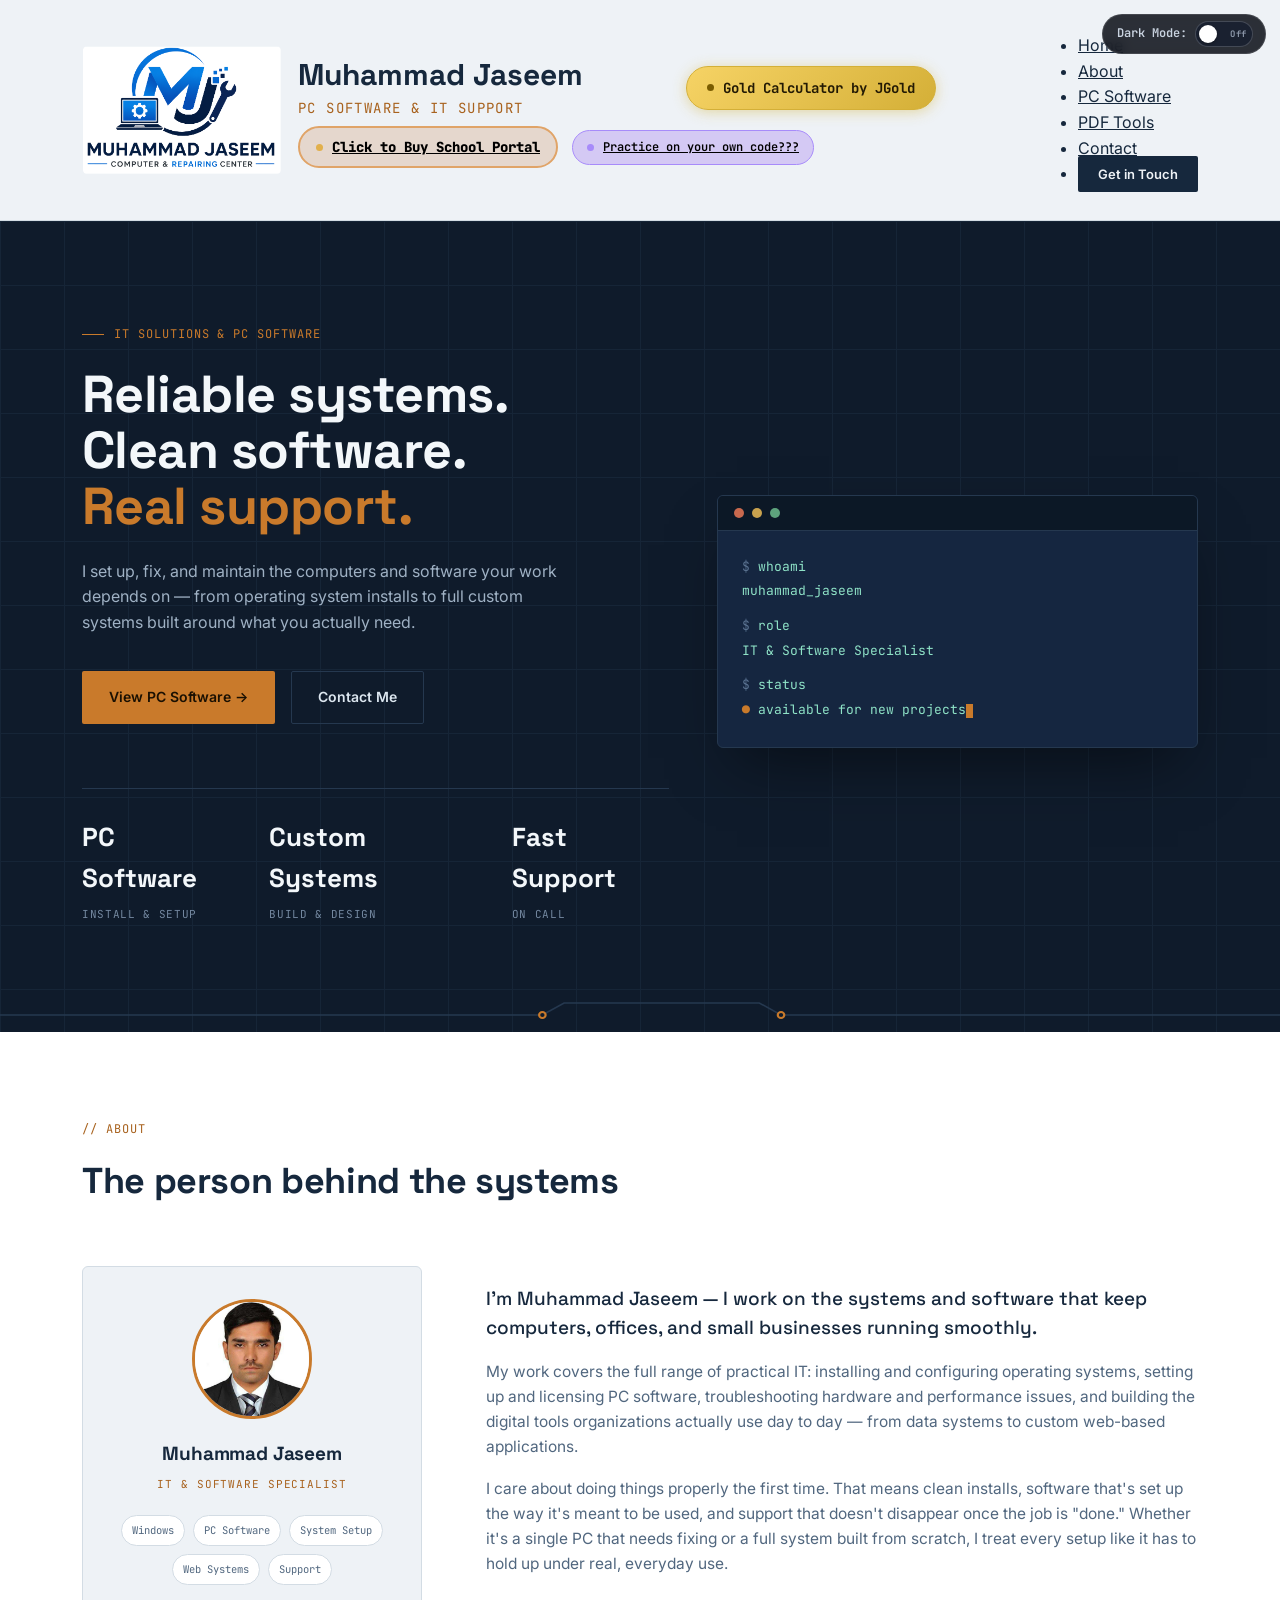
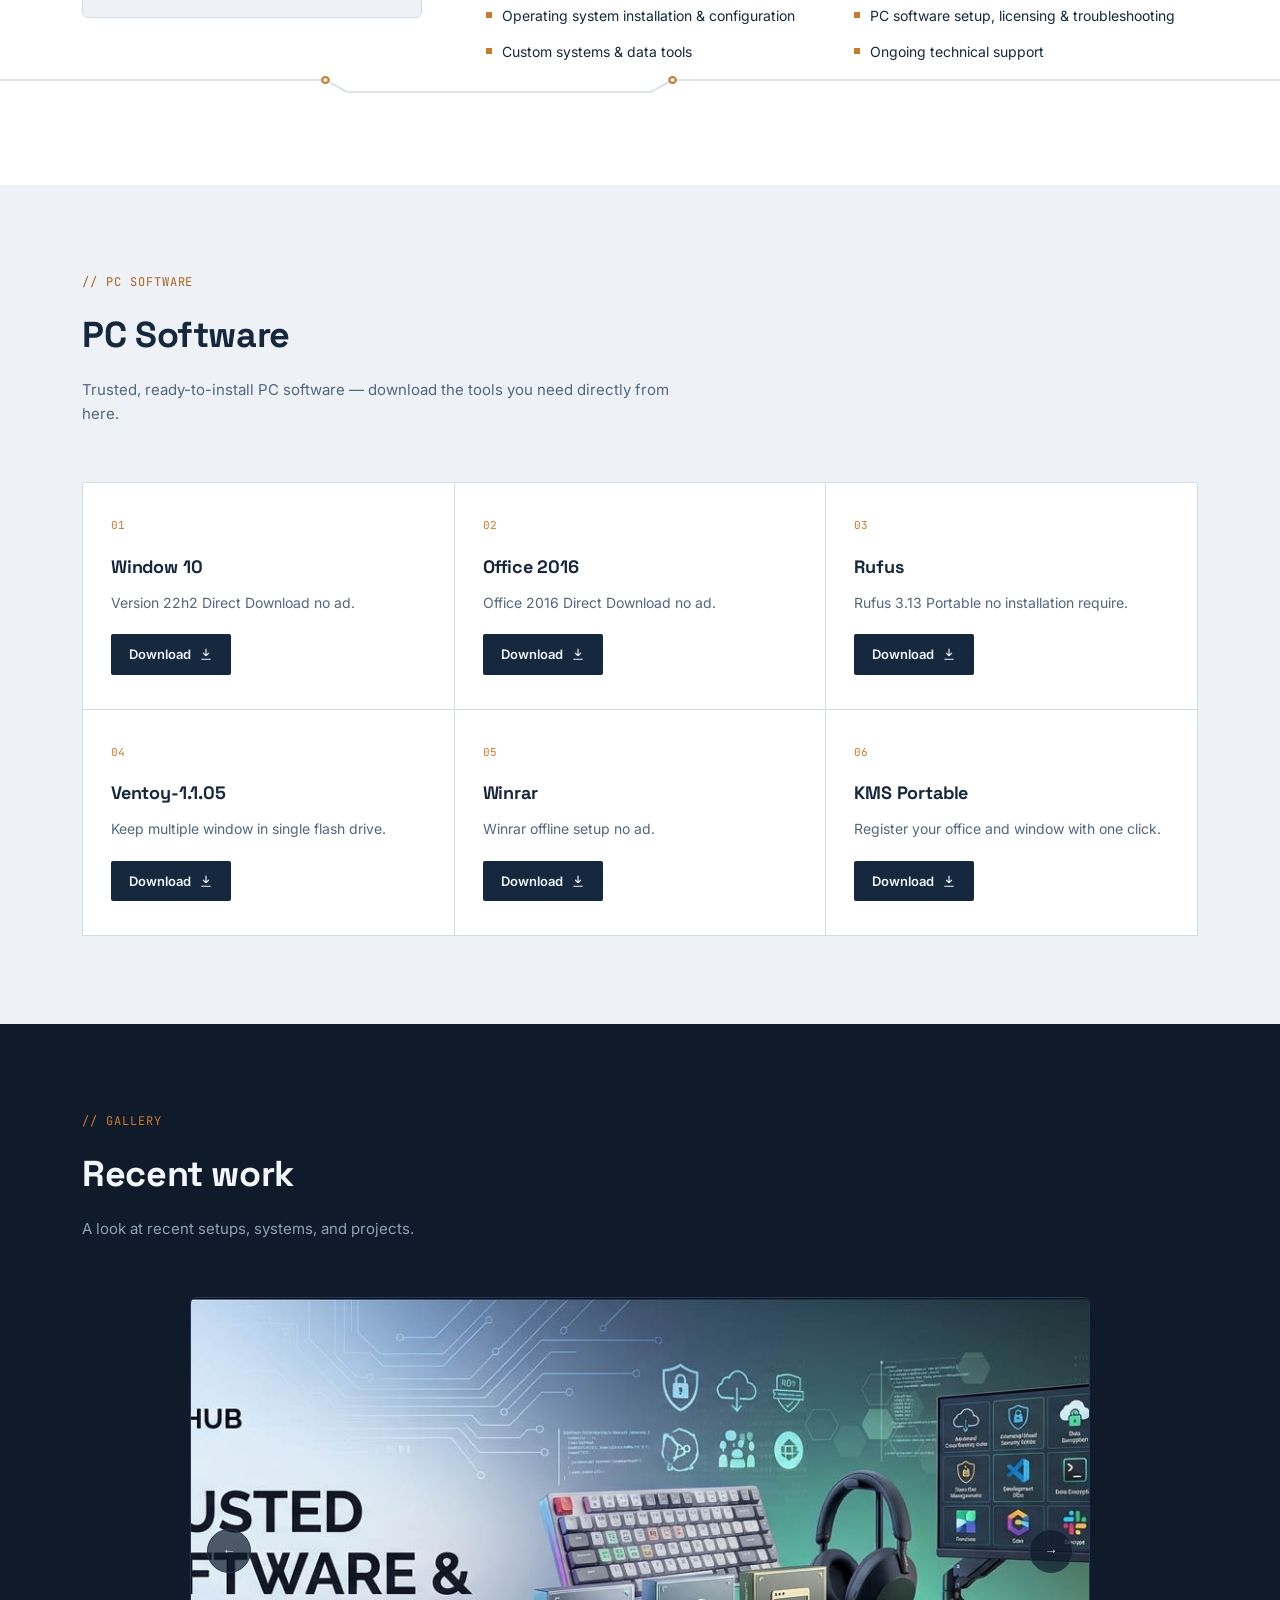
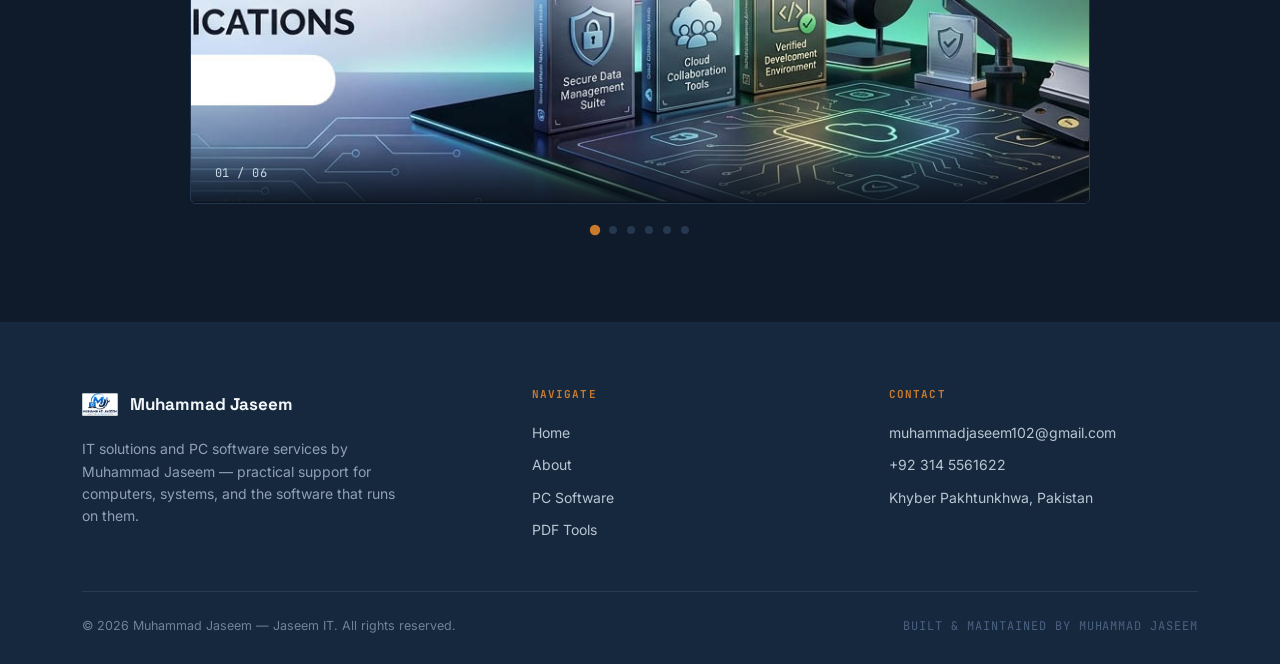
<file: index.html>
<!DOCTYPE html>
<html lang="en">
<head>
<meta charset="UTF-8">
<meta name="viewport" content="width=device-width, initial-scale=1.0">
<title>Muhammad Jaseem — PC Software &amp; IT Support</title>
<meta name="description" content="Muhammad Jaseem — IT solutions, PC software, system setup and technical support.">
<link rel="preconnect" href="https://fonts.googleapis.com">
<link rel="preconnect" href="https://fonts.gstatic.com" crossorigin>
<link href="https://fonts.googleapis.com/css2?family=Space+Grotesk:wght@400;500;600;700&family=Inter:wght@400;500;600&family=JetBrains+Mono:wght@400;500&display=swap" rel="stylesheet">
<link rel="stylesheet" href="styles.css">
</head>
<body>

<header>
  <div class="dark-mode-row" id="darkModeRow">
    <span class="dm-label">Dark Mode:</span>
    <button type="button" class="dm-switch" id="dmSwitch" aria-pressed="false" aria-label="Toggle dark mode">
      <span class="dm-switch-thumb"></span>
      <span class="dm-switch-on"><span class="dm-dot"></span>On</span>
      <span class="dm-switch-off">Off</span>
    </button>
  </div>
  <div class="nav" id="navRow">
    <a href="#home" class="brand" id="navBrand">
      <img src="logo.png" alt="Logo monogram">
      <span class="brand-text" id="brandText"><strong>Muhammad Jaseem</strong><span>PC Software &amp; IT Support</span></span>
    </a>
    <div class="nav-header-actions" id="navHeaderActions">
      <a href="schoolportal.html" class="school-portal-btn header-btn">
        <span class="dot-live"></span>
        <span class="btn-text-full"><strong>Click to Buy School Portal</strong></span>
        <span class="btn-text-mobile">Buy Portal!</span>

      </a>
      <a href="live-preview.html" class="code-practice-btn header-btn" target="_blank" rel="noopener">
        <span class="dot-live2"></span>
        <span class="btn-text-full">Practice on your own code???</span>
        <span class="btn-text-mobile">Live Coding</span>
      </a>
    </div>
    <a href="gold-calculator.html" class="gold-calc-btn">
      <span class="dot-gold"></span>
      <span class="btn-full">Gold Calculator by JGold</span>
      <span class="btn-short">Gold Calc</span>
    </a>
    <button class="menu-btn" id="menuBtn" aria-label="Toggle menu" aria-expanded="false">
      <span></span><span></span><span></span>
    </button>
    <ul id="navList">
      <li><a href="#home">Home</a></li>
      <li><a href="#about">About</a></li>
      <li><a href="#services">PC Software</a></li>
      <li><a href="pdf-editor/index.html">PDF Tools</a></li>
      <li><a href="#contact">Contact</a></li>
      <li><a href="#contact" class="nav-cta">Get in Touch</a></li>
    </ul>
  </div>
</header>

<section class="hero" id="home">
  <div class="wrap hero-grid">
    <div>
      <span class="eyebrow mono">IT Solutions &amp; PC Software</span>
      <h1>Reliable systems.<br>Clean software.<br><em>Real support.</em></h1>
      <p class="lead">I set up, fix, and maintain the computers and software your work depends on — from operating system installs to full custom systems built around what you actually need.</p>
      <div class="hero-actions">
        <a href="#services" class="btn btn-primary">View PC Software →</a>
        <a href="#contact" class="btn btn-ghost">Contact Me</a>
      </div>
      <div class="hero-stats">
        <div><strong>PC Software</strong><span>Install &amp; Setup</span></div>
        <div><strong>Custom Systems</strong><span>Build &amp; Design</span></div>
        <div><strong>Fast Support</strong><span>On Call</span></div>
      </div>
    </div>
    <div class="terminal reveal">
      <div class="terminal-bar"><span></span><span></span><span></span></div>
      <div class="terminal-body">
        <div><span class="muted">$</span> whoami</div>
        <div>muhammad_jaseem</div>
        <div style="margin-top:10px;"><span class="muted">$</span> role</div>
        <div>IT &amp; Software Specialist</div>
        <div style="margin-top:10px;"><span class="muted">$</span> status</div>
        <div><span class="amber">●</span> available for new projects<span class="cursor"></span></div>
      </div>
    </div>
  </div>
  <svg class="trace trace-dark" viewBox="0 0 1180 34" preserveAspectRatio="none">
    <path d="M0 17 H500 L520 5 H700 L720 17 H1180"/>
    <circle cx="500" cy="17" r="3"/>
    <circle cx="720" cy="17" r="3"/>
  </svg>
</section>

<section class="about section-pad" id="about">
  <div class="wrap">
    <div class="head reveal">
      <span class="mono">// About</span>
      <h2>The person behind the systems</h2>
    </div>
    <div class="about-grid">
      <div class="about-card reveal">
        <div class="mono-badge"><img src="jaseem.jpg" alt="Muhammad Jaseem"></div>
        <h3>Muhammad Jaseem</h3>
        <div class="role">IT &amp; Software Specialist</div>
        <div class="tags">
          <span>Windows</span>
          <span>PC Software</span>
          <span>System Setup</span>
          <span>Web Systems</span>
          <span>Support</span>
        </div>
      </div>
      <div class="about-text reveal">
        <p>I'm Muhammad Jaseem — I work on the systems and software that keep computers, offices, and small businesses running smoothly.</p>
        <p>My work covers the full range of practical IT: installing and configuring operating systems, setting up and licensing PC software, troubleshooting hardware and performance issues, and building the digital tools organizations actually use day to day — from data systems to custom web-based applications.</p>
        <p>I care about doing things properly the first time. That means clean installs, software that's set up the way it's meant to be used, and support that doesn't disappear once the job is "done." Whether it's a single PC that needs fixing or a full system built from scratch, I treat every setup like it has to hold up under real, everyday use.</p>
        <div class="about-list">
          <div>Operating system installation &amp; configuration</div>
          <div>PC software setup, licensing &amp; troubleshooting</div>
          <div>Custom systems &amp; data tools</div>
          <div>Ongoing technical support</div>
        </div>
      </div>
    </div>
  </div>
  <svg class="trace trace-light" viewBox="0 0 1180 34" preserveAspectRatio="none">
    <path d="M0 17 H300 L320 29 H600 L620 17 H1180"/>
    <circle cx="300" cy="17" r="3"/>
    <circle cx="620" cy="17" r="3"/>
  </svg>
</section>

<!--
  PC SOFTWARE SECTION — edit each card below:
  - Replace the <h3> text with the real software name
  - Replace the <p> text with a short description
  - Replace href="#" on the .download-btn with your real download link
-->
<section class="services section-pad" id="services">
  <div class="wrap">
    <div class="head reveal">
      <span class="mono">// PC Software</span>
      <h2>PC Software</h2>
      <p>Trusted, ready-to-install PC software — download the tools you need directly from here.</p>
    </div>
  </div>
  <div class="wrap">
    <div class="service-grid reveal">
      <div class="service-card">
        <span class="service-num">01</span>
        <h3>Window 10</h3>
        <p>Version 22h2 Direct Download no ad.</p>
        <a href="https://1drv.ms/u/c/811d40717c4d380b/IQDU4n7dnGkITIDXcMk6vXhyARoQp022ZUneZMYTfKJcllU?e=8reIYm" class="download-btn">Download <svg width="14" height="14" viewBox="0 0 24 24" fill="none" stroke="currentColor" stroke-width="2"><path d="M12 3v12m0 0l-5-5m5 5l5-5M4 21h16"/></svg></a>
      </div>
      <div class="service-card">
        <span class="service-num">02</span>
        <h3>Office 2016</h3>
        <p>Office 2016 Direct Download no ad.</p>
        <a href="https://drive.google.com/file/d/1j8tOpGEqeUTuxLc2lfMPCIos-4FmxjDa/view?usp=sharing" class="download-btn">Download <svg width="14" height="14" viewBox="0 0 24 24" fill="none" stroke="currentColor" stroke-width="2"><path d="M12 3v12m0 0l-5-5m5 5l5-5M4 21h16"/></svg></a>
      </div>
      <div class="service-card">
        <span class="service-num">03</span>
        <h3>Rufus</h3>
        <p>Rufus 3.13 Portable no installation require.</p>
        <a href="https://1drv.ms/u/c/811d40717c4d380b/IQAHdB32qW5qRr1YD2Vf3FPaAaGW2xcC9HteYPH8YbAiKmY?e=rEmhi9" class="download-btn">Download <svg width="14" height="14" viewBox="0 0 24 24" fill="none" stroke="currentColor" stroke-width="2"><path d="M12 3v12m0 0l-5-5m5 5l5-5M4 21h16"/></svg></a>
      </div>
      <div class="service-card">
        <span class="service-num">04</span>
        <h3>Ventoy-1.1.05</h3>
        <p>Keep multiple window in single flash drive.</p>
        <a href="https://1drv.ms/u/c/811d40717c4d380b/IQCy2WptJSY0Rba3Gno39gmAAUW-76iLEEBN4kv8CothCfU?e=LfqZdl" class="download-btn">Download <svg width="14" height="14" viewBox="0 0 24 24" fill="none" stroke="currentColor" stroke-width="2"><path d="M12 3v12m0 0l-5-5m5 5l5-5M4 21h16"/></svg></a>
      </div>
      <div class="service-card">
        <span class="service-num">05</span>
        <h3>Winrar</h3>
        <p>Winrar offline setup no ad.</p>
        <a href="https://1drv.ms/u/c/811d40717c4d380b/IQB6JpXOxfVLQ6-hr01cCbn-ARQ3BzLFMeyHfn2fI5MUNhM?e=jsxS61" class="download-btn">Download <svg width="14" height="14" viewBox="0 0 24 24" fill="none" stroke="currentColor" stroke-width="2"><path d="M12 3v12m0 0l-5-5m5 5l5-5M4 21h16"/></svg></a>
      </div>
      <div class="service-card">
        <span class="service-num">06</span>
        <h3>KMS Portable</h3>
        <p>Register your office and window with one click.</p>
        <a href="https://1drv.ms/u/c/811d40717c4d380b/IQAVwjMYImefS7YUSmcF1ZN9AeCHew1RHW29HN9ijG6NHKI?e=zez0hN" class="download-btn">Download <svg width="14" height="14" viewBox="0 0 24 24" fill="none" stroke="currentColor" stroke-width="2"><path d="M12 3v12m0 0l-5-5m5 5l5-5M4 21h16"/></svg></a>
      </div>
    </div>
  </div>
</section>
<section class="gallery section-pad" id="gallery">
  <div class="wrap">
    <div class="head reveal">
      <span class="mono">// Gallery</span>
      <h2>Recent work</h2>
      <p>A look at recent setups, systems, and projects.</p>
    </div>
    <div class="slider reveal" id="slider">
      <div class="slider-track" id="sliderTrack">
        <div class="slide"><img src="image1.jpg" alt="Project image 1"><div class="slide-caption">01 / 06</div></div>
        <div class="slide"><img src="image2.jpg" alt="Project image 2"><div class="slide-caption">02 / 06</div></div>
        <div class="slide"><img src="image3.jpg" alt="Project image 3"><div class="slide-caption">03 / 06</div></div>
        <div class="slide"><img src="image4.jpg" alt="Project image 4"><div class="slide-caption">04 / 06</div></div>
        <div class="slide"><img src="image5.jpg" alt="Project image 5"><div class="slide-caption">05 / 06</div></div>
        <div class="slide"><img src="image6.jpg" alt="Project image 6"><div class="slide-caption">06 / 06</div></div>
      </div>
      <button class="slider-arrow prev" id="prevBtn" aria-label="Previous slide">&#8592;</button>
      <button class="slider-arrow next" id="nextBtn" aria-label="Next slide">&#8594;</button>
    </div>
    <div class="slider-dots" id="sliderDots"></div>
  </div>
</section>

<footer id="contact">
  <div class="wrap">
    <div class="footer-grid">
      <div>
        <div class="footer-brand">
          <img src="logo.png" alt="Logo monogram">
          <strong>Muhammad Jaseem</strong>
        </div>
        <p style="font-size:14px; color:#8FA1B7; max-width:320px;">IT solutions and PC software services by Muhammad Jaseem — practical support for computers, systems, and the software that runs on them.</p>
      </div>
      <div>
        <h4>Navigate</h4>
        <ul>
          <li><a href="#home">Home</a></li>
          <li><a href="#about">About</a></li>
          <li><a href="#services">PC Software</a></li>
          <li><a href="pdf-tools/index.html">PDF Tools</a></li>
        </ul>
      </div>
      <div>
        <h4>Contact</h4>
        <ul>
          <li><a href="mailto:muhammadjaseem102@gmail.com">muhammadjaseem102@gmail.com</a></li>
          <li><a href="tel:+923145561622">+92 314 5561622</a></li>
          <li>Khyber Pakhtunkhwa, Pakistan</li>
        </ul>
      </div>
    </div>
    <div class="foot-bottom">
      <span>© <span id="year"></span> Muhammad Jaseem — Jaseem IT. All rights reserved.</span>
      <span class="mono" style="color:#4A6180;">Built &amp; maintained by Muhammad Jaseem</span>
    </div>
  </div>
</footer>

<style>
  .school-portal-btn{
    display:inline-flex;
    align-items:center;
    gap:9px;
    margin-top:22px;
    padding:10px 18px;
    border-radius:999px;
    background:rgba(198,121,62,.22);
    border:1px solid #E0A468;
    color:#000;
    font-family:'JetBrains Mono',monospace;
    font-size:13.5px;
    font-weight:600;
    transition:background .15s ease, transform .15s ease;
  }
  .school-portal-btn strong{color:#000;font-weight:800;}
  .school-portal-btn:hover{background:rgba(198,121,62,.35);transform:translateY(-1px);}
  .school-portal-btn .dot-live{
    width:7px;height:7px;border-radius:50%;
    background:#E2B04C;
    box-shadow:0 0 0 0 rgba(226,176,76,.6);
    animation:pulse-dot 1.8s infinite;
  }
  @keyframes pulse-dot{
    0%{box-shadow:0 0 0 0 rgba(226,176,76,.5);}
    70%{box-shadow:0 0 0 8px rgba(226,176,76,0);}
    100%{box-shadow:0 0 0 0 rgba(226,176,76,0);}
  }
  @media (max-width:520px){
    .school-portal-btn{font-size:12.5px;padding:9px 14px;}
  }

  .code-practice-btn{
    display:inline-flex;
    align-items:center;
    gap:9px;
    margin-top:18px;
    padding:10px 18px;
    border-radius:999px;
    background:rgba(124,58,237,.22);
    border:1px solid #A78BFA;
    color:#000;
    font-family:'JetBrains Mono',monospace;
    font-size:13.5px;
    font-weight:600;
    transition:background .15s ease, transform .15s ease;
  }
  .code-practice-btn:hover{background:rgba(124,58,237,.35);transform:translateY(-1px);}
  .code-practice-btn .dot-live2{
    width:7px;height:7px;border-radius:50%;
    background:#A78BFA;
    box-shadow:0 0 0 0 rgba(167,139,250,.6);
    animation:pulse-dot2 1.8s infinite;
  }
  @keyframes pulse-dot2{
    0%{box-shadow:0 0 0 0 rgba(167,139,250,.5);}
    70%{box-shadow:0 0 0 8px rgba(167,139,250,0);}
    100%{box-shadow:0 0 0 0 rgba(167,139,250,0);}
  }
  @media (max-width:520px){
    .code-practice-btn{font-size:12.5px;padding:9px 14px;}
  }


  .gold-calc-btn{
    display:inline-flex;
    align-items:center;
    gap:9px;
    padding:10px 20px;
    border-radius:999px;
    background:linear-gradient(135deg,#F6D365,#D4AF37);
    border:1px solid #D4AF37;
    color:#231a04 !important;
    font-family:'JetBrains Mono',monospace;
    font-size:14px;
    font-weight:700;
    text-decoration:none;
    white-space:nowrap;
    align-self:center;
    margin-left:auto;
    margin-right:auto;
    margin-top:-44px;
    box-shadow:0 2px 14px rgba(212,175,55,.45);
    transition:transform .15s ease, box-shadow .15s ease;
  }
  .gold-calc-btn:hover{transform:translateY(-1px);box-shadow:0 4px 18px rgba(212,175,55,.6);}
  .gold-calc-btn .dot-gold{
    width:7px;height:7px;border-radius:50%;
    background:#7a5c00;
    box-shadow:0 0 0 0 rgba(122,92,0,.5);
    animation:pulse-dot 1.8s infinite;
  }
  .gold-calc-btn .btn-short{display:none;}
  @media (max-width:820px){
    .gold-calc-btn{padding:8px 12px;font-size:12px;}
  }
  @media (max-width:520px){
    .gold-calc-btn .btn-full{display:none;}
    .gold-calc-btn .btn-short{display:inline;}
    .gold-calc-btn{padding:8px 10px;}
  }

  @media (max-width:980px){
    .gold-calc-btn{
      order:1;
      align-self:stretch;
      justify-content:center;
      margin:10px 0 0;
      padding:11px 18px;
      font-size:13.5px;
    }
    .gold-calc-btn .btn-full{display:inline;}
    .gold-calc-btn .btn-short{display:none;}
  }

  /* ===== Dark mode toggle switch =====
     Fixed to the top-right corner so it never disturbs the rest of
     the header layout. On = dark mode active, Off = site's normal look. */
  .dark-mode-row{
    position:fixed;
    top:14px;
    right:14px;
    z-index:1000;
    display:flex;
    align-items:center;
    gap:8px;
    background:rgba(10,14,22,.85);
    backdrop-filter:blur(6px);
    border:1px solid rgba(255,255,255,.12);
    border-radius:999px;
    padding:6px 12px 6px 14px;
  }
  .dm-label{
    font-family:'JetBrains Mono',monospace;
    font-size:12px;
    font-weight:600;
    color:#C9D3E0;
    white-space:nowrap;
  }
  .dm-switch{
    position:relative;
    width:58px;
    height:26px;
    border-radius:999px;
    border:1px solid rgba(255,255,255,.18);
    background:#1A2130;
    cursor:pointer;
    padding:0;
    flex-shrink:0;
    transition:background .2s ease, border-color .2s ease;
  }
  .dm-switch-thumb{
    position:absolute;
    top:3px;
    left:3px;
    width:18px;
    height:18px;
    border-radius:50%;
    background:#fff;
    box-shadow:0 1px 3px rgba(0,0,0,.4);
    transition:transform .2s ease;
  }
  .dm-switch-on,
  .dm-switch-off{
    position:absolute;
    top:50%;
    transform:translateY(-50%);
    font-family:'JetBrains Mono',monospace;
    font-size:9px;
    font-weight:700;
    letter-spacing:.02em;
    display:flex;
    align-items:center;
    gap:3px;
    transition:opacity .15s ease;
  }
  .dm-switch-on{
    left:6px;
    color:#4ADE80;
    opacity:0;
  }
  .dm-switch-off{
    right:6px;
    color:#8B96A8;
    opacity:1;
  }
  .dm-dot{
    width:5px;
    height:5px;
    border-radius:50%;
    background:#4ADE80;
    box-shadow:0 0 6px rgba(74,222,128,.8);
  }
  .dm-switch[aria-pressed="true"]{
    background:rgba(74,222,128,.18);
    border-color:#4ADE80;
  }
  .dm-switch[aria-pressed="true"] .dm-switch-thumb{
    transform:translateX(32px);
  }
  .dm-switch[aria-pressed="true"] .dm-switch-on{ opacity:1; }
  .dm-switch[aria-pressed="true"] .dm-switch-off{ opacity:0; }

  @media (max-width:980px){
    .dark-mode-row{
      transform:scale(0.5);
      transform-origin:top right;
      top:10px;
      right:10px;
    }
  }

  /* Dark mode: inverts the whole page to a dark palette, then
     re-inverts images/media so photos and the logo keep their
     real colors instead of looking like photo negatives.
     Applied to body (not html) — filtering html directly causes
     mobile browsers to split rendering into layers on tall pages,
     showing part of the page inverted and part not. */
  body.dark-mode-active{
    filter:invert(1) hue-rotate(180deg);
    min-height:100vh;
  }
  body.dark-mode-active img,
  body.dark-mode-active svg image,
  body.dark-mode-active video,
  body.dark-mode-active picture{
    filter:invert(1) hue-rotate(180deg);
  }
  /* The hero ("Reliable systems...") section is already dark by
     design, so undo the global invert just for this section —
     otherwise it flips to a light look instead of staying dark.
     Same treatment for the gallery and footer/contact sections,
     which are also dark by design. */
  body.dark-mode-active .hero,
  body.dark-mode-active .gallery,
  body.dark-mode-active footer{
    filter:invert(1) hue-rotate(180deg);
  }
  /* Images inside those sections already look normal thanks to the
     section-level cancel above — the general img rule would invert
     them a third time, so switch it off just for these. */
  body.dark-mode-active .gallery img,
  body.dark-mode-active footer img{
    filter:none !important;
  }


  /* Position of the action buttons is calculated in JS (see script below)
     so it always lines up with the title's real left edge and sits just
     below it, regardless of the logo/title sizing in the main stylesheet. */
  .nav{ position:relative; }
  .nav-header-actions{
    position:absolute;
    display:flex;
    align-items:center;
    gap:14px;
    flex-wrap:wrap;
    max-width:70%;
  }
  .header-btn{
    margin-top:0 !important;
    padding:7px 14px !important;
    font-size:12px !important;
    white-space:nowrap;
  }
  .btn-text-mobile{ display:none; }
  /* ===== Mobile header layout =====
     Row 1: logo + title (existing .brand)
     Row 2: School Portal button (left) | Live-Preview button (right)
     Row 3: nav menu links in a horizontal line
     Row 4+: rest of the site, unchanged
  */
  @media (max-width: 980px){
    .nav{
      position:static !important;
      display:flex !important;
      flex-direction:column !important;
      align-items:stretch !important;
    }

    /* Row 2: the two action buttons, side by side */
    .nav-header-actions{
      display:flex !important;
      position:static !important;
      justify-content:space-between !important;
      align-items:stretch !important;
      width:100% !important;
      max-width:100% !important;
      flex-wrap:nowrap !important;
      gap:10px !important;
      margin-top:14px !important;
      order:2;
    }
    .nav-header-actions .header-btn{
      flex:1 1 0;
      justify-content:center;
      white-space:nowrap;
      text-align:center;
      line-height:1.3;
      font-size:12.5px !important;
      padding:9px 8px !important;
      gap:6px !important;
    }
    .btn-text-full{ display:none; }
    .btn-text-mobile{ display:inline; }
    .nav-header-actions .header-btn svg{
      width:12px;
      height:12px;
      flex-shrink:0;
    }
    .nav-header-actions .header-btn .dot-live,
    .nav-header-actions .header-btn .dot-live2{
      width:6px;
      height:6px;
      flex-shrink:0;
    }

    /* Row 1: shrink the title so it fits comfortably on small screens,
       and center it with the logo instead of top-aligning.
       clamp() scales the font smoothly so "Muhammad Jaseem" never
       wraps onto two lines as the screen narrows below ~678px. */
    .brand{ align-items:center !important; }
    .brand-text{ justify-content:center; }
    .brand-text strong{
      position:static !important;
      top:auto !important;
      font-size:clamp(13px, 3vw + 8px, 21px) !important;
      line-height:1.25 !important;
      white-space:nowrap !important;
    }
    .brand-text > span{
      font-size:11px !important;
      white-space:nowrap;
    }

    /* Row 3: menu becomes a horizontal line under the buttons, always visible */
    .menu-btn{ display:none !important; }
    #navList{
      display:flex !important;
      position:static !important;
      flex-direction:row !important;
      flex-wrap:wrap !important;
      align-items:center !important;
      justify-content:flex-start !important;
      width:100% !important;
      gap:10px 18px !important;
      margin:14px 0 0 0 !important;
      padding:12px 0 !important;
      border-top:1px solid rgba(255,255,255,.08);
      border-bottom:1px solid rgba(255,255,255,.08);
      list-style:none;
      transform:none !important;
      max-height:none !important;
      overflow:visible !important;
      order:3;
    }
  }

  @media (max-width: 400px){
    .nav-header-actions .header-btn{
      font-size:11px !important;
      padding:8px 6px !important;
    }
  }

  /* Desktop title sizing and school-portal button visibility
     (scoped to desktop only so it can't override the mobile rules above) */
  @media (min-width: 981px){
    .brand-text strong{ position: relative; top: 20px; font-size:30px !important; line-height:3 !important; }
    .brand-text > span{ font-size:14px !important; }
    .school-portal-btn.header-btn{
      font-size:14px !important;
      border-width:2px !important;
      padding:8px 16px !important;
    }
    /* Top-align the title with the logo instead of vertically centering it */
    .brand{ align-items:flex-start !important; }
  }
</style>

<script>
  // Position the header action buttons so their left edge matches the
  // title text's real left edge, and they sit just below the title —
  // measured from actual rendered positions so it works no matter what
  // the logo/title sizing turns out to be in the main stylesheet.
  function positionHeaderActions() {
    const nav = document.getElementById('navRow');
    const brandText = document.getElementById('brandText');
    const actions = document.getElementById('navHeaderActions');
    if (!nav || !brandText || !actions) return;
    if (getComputedStyle(actions).position !== 'absolute') return; // mobile: static, skip

    const navRect = nav.getBoundingClientRect();
    const textRect = brandText.getBoundingClientRect();

    const left = textRect.left - navRect.left;
    const top = (textRect.bottom - navRect.top) + 10; // small gap below the title

    actions.style.left = left + 'px';
    actions.style.top = top + 'px';
  }

  window.addEventListener('load', positionHeaderActions);
  window.addEventListener('resize', positionHeaderActions);
  // Fonts loading late can change text width/height — reposition once they're ready
  if (document.fonts && document.fonts.ready) {
    document.fonts.ready.then(positionHeaderActions);
  }
  positionHeaderActions(); // run immediately too, to avoid a flash at the wrong spot
</script>

<script>
  // Mobile menu
  const menuBtn = document.getElementById('menuBtn');
  const navList = document.getElementById('navList');
  menuBtn.addEventListener('click', () => {
    const open = navList.classList.toggle('open');
    menuBtn.setAttribute('aria-expanded', open);
  });
  navList.querySelectorAll('a').forEach(a => a.addEventListener('click', () => {
    navList.classList.remove('open');
  }));

  // Reveal on scroll
  const revealEls = document.querySelectorAll('.reveal');
  const io = new IntersectionObserver((entries) => {
    entries.forEach(e => { if(e.isIntersecting){ e.target.classList.add('in'); io.unobserve(e.target); } });
  }, { threshold: 0.15 });
  revealEls.forEach(el => io.observe(el));

  // Slider
  const track = document.getElementById('sliderTrack');
  const slides = track.querySelectorAll('.slide');
  const dotsWrap = document.getElementById('sliderDots');
  const prevBtn = document.getElementById('prevBtn');
  const nextBtn = document.getElementById('nextBtn');
  let idx = 0;
  let autoTimer;

  slides.forEach((_, i) => {
    const dot = document.createElement('button');
    if(i === 0) dot.classList.add('active');
    dot.setAttribute('aria-label', 'Go to slide ' + (i+1));
    dot.addEventListener('click', () => goTo(i));
    dotsWrap.appendChild(dot);
  });
  const dots = dotsWrap.querySelectorAll('button');

  function goTo(i){
    idx = (i + slides.length) % slides.length;
    track.style.transform = `translateX(-${idx * 100}%)`;
    dots.forEach((d, di) => d.classList.toggle('active', di === idx));
  }
  function next(){ goTo(idx + 1); }
  function prev(){ goTo(idx - 1); }

  nextBtn.addEventListener('click', () => { next(); resetAuto(); });
  prevBtn.addEventListener('click', () => { prev(); resetAuto(); });

  function startAuto(){ autoTimer = setInterval(next, 5000); }
  function resetAuto(){ clearInterval(autoTimer); startAuto(); }
  startAuto();

  const sliderEl = document.getElementById('slider');
  sliderEl.addEventListener('mouseenter', () => clearInterval(autoTimer));
  sliderEl.addEventListener('mouseleave', startAuto);

  document.getElementById('year').textContent = new Date().getFullYear();

  // Dark mode toggle
  const dmSwitch = document.getElementById('dmSwitch');
  function setDarkMode(on){
    document.body.classList.toggle('dark-mode-active', on);
    dmSwitch.setAttribute('aria-pressed', on ? 'true' : 'false');
    localStorage.setItem('darkMode', on ? '1' : '0');
  }
  dmSwitch.addEventListener('click', () => {
    const currentlyOn = dmSwitch.getAttribute('aria-pressed') === 'true';
    setDarkMode(!currentlyOn);
  });
  const savedDarkMode = localStorage.getItem('darkMode');
  setDarkMode(savedDarkMode === '1');
</script>

</body>
</html>
</file>
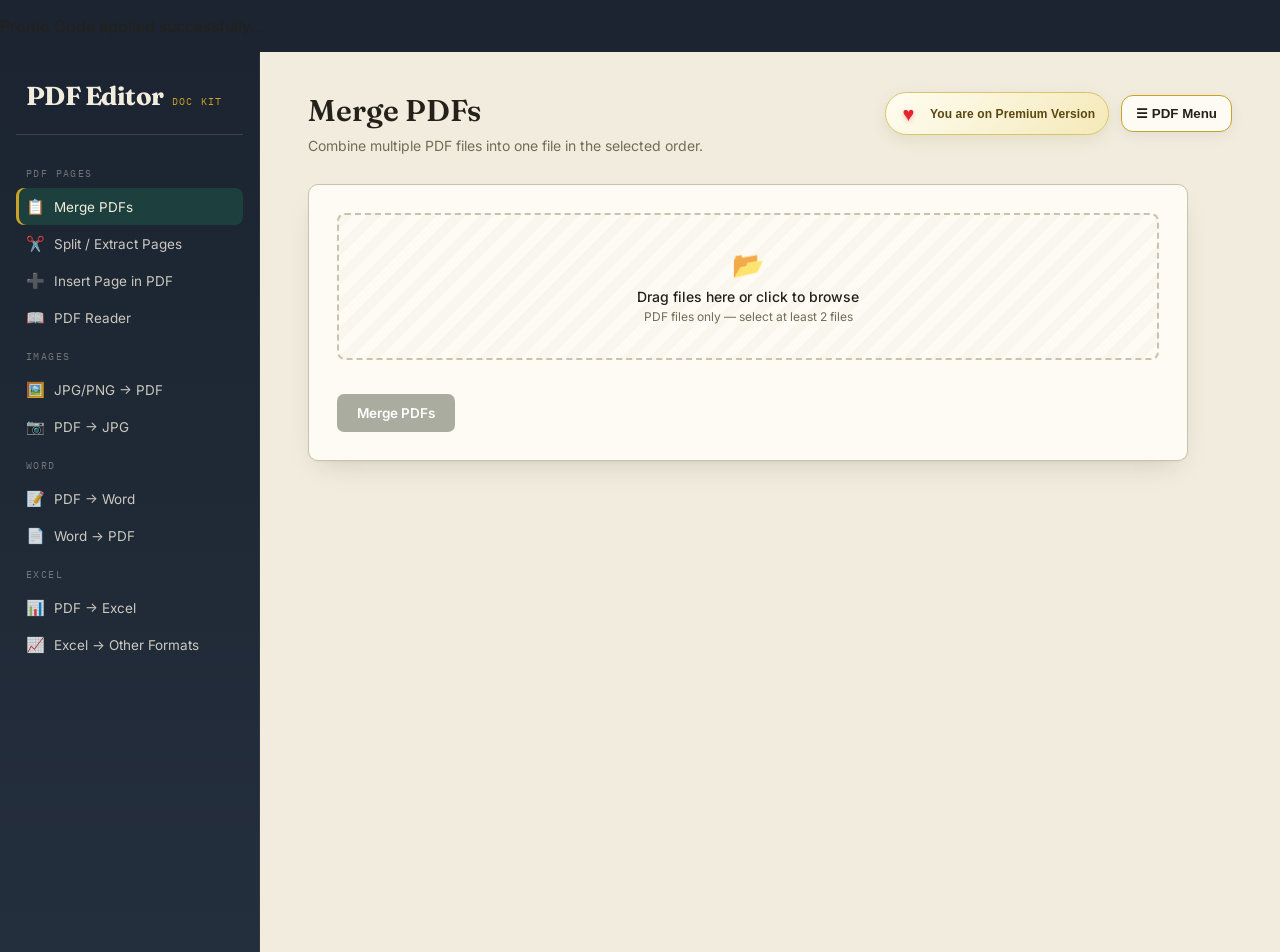
<file: pdf-editor/index.html>
<!DOCTYPE html>
<html lang="en">
<head>
<meta charset="UTF-8">
<meta name="viewport" content="width=device-width, initial-scale=1.0">
<title>www.jaseem.store</title>
<link rel="preconnect" href="https://fonts.googleapis.com">
<link href="https://fonts.googleapis.com/css2?family=Fraunces:opsz,wght@9..144,500;9..144,600;9..144,700&family=Inter:wght@400;500;600;700&family=IBM+Plex+Mono:wght@400;500&display=swap" rel="stylesheet">


<style>
  :root{
    --ink:#1B2430;
    --ink-2:#242F3D;
    --paper:#F1ECDD;
    --paper-2:#E8E1CC;
    --emerald:#1F6F54;
    --emerald-dark:#154D3A;
    --gold:#C9A227;
    --charcoal:#24211B;
    --line:#C9C2AC;
    --muted:#736C57;
    --danger:#A23B2E;
    --radius:10px;
  }
  *{box-sizing:border-box;}
  html,body{margin:0;padding:0;}
  body{
    background:var(--ink);
    color:var(--charcoal);
    font-family:'Inter',sans-serif;
    min-height:100vh;
  }
  .app{
    display:grid;
    grid-template-columns:260px 1fr;
    min-height:100vh;
  }
  /* Sidebar */
  .sidebar{
    background:linear-gradient(180deg,var(--ink) 0%, var(--ink-2) 100%);
    padding:28px 16px;
    color:var(--paper);
    position:relative;
    border-right:1px solid rgba(255,255,255,0.06);
  }
  .brand{
    display:flex;
    align-items:baseline;
    gap:8px;
    padding:0 10px 22px 10px;
    border-bottom:1px solid rgba(241,236,221,0.15);
    margin-bottom:18px;
  }
  .brand-mark{
    font-family:'Fraunces',serif;
    font-weight:700;
    font-size:26px;
    letter-spacing:-0.02em;
    color:var(--paper);
  }
  .brand-tag{
    font-family:'IBM Plex Mono',monospace;
    font-size:10px;
    color:var(--gold);
    text-transform:uppercase;
    letter-spacing:0.12em;
  }
  .nav-group-label{
    font-family:'IBM Plex Mono',monospace;
    font-size:10px;
    text-transform:uppercase;
    letter-spacing:0.14em;
    color:rgba(241,236,221,0.4);
    padding:14px 10px 8px 10px;
  }
  .nav-item{
    display:flex;
    align-items:center;
    gap:10px;
    padding:9px 10px;
    border-radius:8px;
    cursor:pointer;
    font-size:13.5px;
    color:rgba(241,236,221,0.82);
    transition:background 0.15s, color 0.15s;
    user-select:none;
  }
  .nav-item:hover{ background:rgba(241,236,221,0.06); color:var(--paper); }
  .nav-item.active{
    background:rgba(31,111,84,0.35);
    color:var(--paper);
    box-shadow:inset 3px 0 0 var(--gold);
  }
  .nav-item .ico{ font-size:15px; width:18px; text-align:center; }

  /* Main */
  .main{
    background:var(--paper);
    padding:40px 48px;
    position:relative;
  }
  .desk-header{
    display:flex;
    justify-content:space-between;
    align-items:flex-start;
    margin-bottom:28px;
  }
  .desk-title{
    font-family:'Fraunces',serif;
    font-size:30px;
    font-weight:600;
    color:var(--charcoal);
    margin:0 0 6px 0;
  }
  .desk-sub{
    color:var(--muted);
    font-size:14px;
    max-width:560px;
    line-height:1.5;
  }
  .stamp{display:none!important;

    font-family:'IBM Plex Mono',monospace;
    font-size:11px;
    letter-spacing:0.1em;
    text-transform:uppercase;
    color:var(--gold);
    border:1.5px dashed var(--gold);
    border-radius:999px;
    padding:8px 16px;
    transform:rotate(-6deg);
    white-space:nowrap;
    flex-shrink:0;
    margin-top:4px;
  }

  .sheet{
    background:#FDFBF3;
    border:1px solid var(--line);
    border-radius:var(--radius);
    box-shadow:0 1px 2px rgba(36,33,26,0.04), 0 12px 28px -12px rgba(36,33,26,0.18);
    padding:28px;
    max-width:880px;
  }

  .dropzone{
    border:2px dashed var(--line);
    border-radius:8px;
    padding:34px 20px;
    text-align:center;
    cursor:pointer;
    background:repeating-linear-gradient(135deg, rgba(201,194,172,0.08) 0 10px, transparent 10px 20px);
    transition:border-color 0.15s, background 0.15s;
  }
  .dropzone:hover, .dropzone.drag{
    border-color:var(--emerald);
    background:rgba(31,111,84,0.06);
  }
  .dropzone .dz-icon{ font-size:26px; margin-bottom:8px; }
  .dropzone .dz-text{ font-size:14px; color:var(--charcoal); font-weight:500; }
  .dropzone .dz-hint{ font-size:12px; color:var(--muted); margin-top:4px; }
  input[type=file]{ display:none; }

  .filelist{ margin-top:16px; display:flex; flex-direction:column; gap:8px; }
  .file-row{
    display:flex;
    align-items:center;
    gap:10px;
    padding:9px 12px;
    background:var(--paper);
    border:1px solid var(--line);
    border-radius:7px;
    font-size:13px;
  }
  .file-row .fname{ flex:1; overflow:hidden; text-overflow:ellipsis; white-space:nowrap; }
  .file-row .fsize{ color:var(--muted); font-family:'IBM Plex Mono',monospace; font-size:11px; }
  .file-row button.rm{
    background:none; border:none; color:var(--danger); cursor:pointer; font-size:14px; padding:2px 6px;
  }
  .drag-handle{ cursor:grab; color:var(--muted); font-size:13px; }

  .controls-row{
    display:flex;
    gap:12px;
    align-items:center;
    margin-top:18px;
    flex-wrap:wrap;
  }
  label.field-label{
    font-size:12px;
    font-weight:600;
    color:var(--charcoal);
    display:block;
    margin-bottom:5px;
  }
  input[type=text], input[type=number], select{
    font-family:'Inter',sans-serif;
    font-size:13.5px;
    padding:8px 10px;
    border:1px solid var(--line);
    border-radius:6px;
    background:#fff;
    color:var(--charcoal);
  }
  .btn{
    font-family:'Inter',sans-serif;
    font-weight:600;
    font-size:13.5px;
    padding:11px 20px;
    border-radius:7px;
    border:none;
    cursor:pointer;
    transition:transform 0.08s, background 0.15s;
  }
  .btn:active{ transform:scale(0.98); }
  .btn-primary{ background:var(--emerald); color:#fff; }
  .btn-primary:hover{ background:var(--emerald-dark); }
  .btn-primary:disabled{ background:#A9AC9F; cursor:not-allowed; }
  .btn-ghost{ background:transparent; color:var(--charcoal); border:1px solid var(--line); }
  .btn-ghost:hover{ background:var(--paper-2); }

  .status{
    margin-top:16px;
    font-size:13px;
    padding:10px 14px;
    border-radius:7px;
    display:none;
  }
  .status.show{ display:block; }
  .status.info{ background:#EFF3EE; color:var(--emerald-dark); border:1px solid #cfe0d3; }
  .status.error{ background:#FBEAE7; color:var(--danger); border:1px solid #f0cfc7; }
  .status.success{ background:#EAF4EC; color:var(--emerald-dark); border:1px solid #c9e2ce; }

  .result-card{
    margin-top:18px;
    padding:16px;
    border:1px solid var(--line);
    border-radius:8px;
    background:var(--paper);
    display:flex;
    align-items:center;
    justify-content:space-between;
    gap:12px;
  }
  .result-card .rname{ font-size:13.5px; font-weight:600; }
  a.download-link, .download-link{
    font-family:'IBM Plex Mono',monospace;
    font-size:12.5px;
    background:var(--gold);
    color:var(--ink);
    padding:9px 16px;
    border-radius:6px;
    text-decoration:none;
    font-weight:600;
    display:inline-block;
  }
  a.download-link:hover{ filter:brightness(1.06); }

  .hint-box{
    margin-top:16px;
    font-size:12.5px;
    color:var(--muted);
    line-height:1.55;
    border-left:2px solid var(--line);
    padding-left:12px;
  }

  .pages-grid{
    display:grid;
    grid-template-columns:repeat(auto-fill,minmax(110px,1fr));
    gap:10px;
    margin-top:16px;
    max-height:420px;
    overflow-y:auto;
    padding:4px;
  }
  .page-thumb{
    border:2px solid var(--line);
    border-radius:6px;
    overflow:hidden;
    cursor:pointer;
    position:relative;
    background:#fff;
  }
  .page-thumb.selected{ border-color:var(--emerald); box-shadow:0 0 0 2px rgba(31,111,84,0.25); }
  .page-thumb img{ width:100%; display:block; }
  .page-thumb .pnum{
    position:absolute; bottom:0; left:0; right:0;
    background:rgba(27,36,48,0.75); color:#fff;
    font-size:10px; text-align:center; padding:2px 0;
    font-family:'IBM Plex Mono',monospace;
  }

  .reader-toolbar{
    display:flex; align-items:center; gap:10px; margin-bottom:14px; flex-wrap:wrap;
  }
  .reader-canvas-wrap{
    border:1px solid var(--line);
    border-radius:8px;
    background:#807a68;
    padding:20px;
    display:flex;
    justify-content:center;
    max-height:640px;
    overflow:auto;
  }
  .reader-canvas-wrap canvas{ box-shadow:0 8px 24px rgba(0,0,0,0.35); background:#fff; }

  .spinner{
    display:inline-block; width:14px; height:14px;
    border:2px solid rgba(255,255,255,0.4);
    border-top-color:#fff;
    border-radius:50%;
    animation:spin 0.7s linear infinite;
    vertical-align:middle;
    margin-right:6px;
  }
  @keyframes spin{ to{ transform:rotate(360deg); } }

  ::-webkit-scrollbar{ width:9px; height:9px; }
  ::-webkit-scrollbar-thumb{ background:var(--line); border-radius:6px; }

  @media (max-width:760px){
    .app{ grid-template-columns:1fr; }
    .sidebar{ display:flex; flex-wrap:wrap; gap:4px; padding:16px; }
    .brand{ width:100%; }
    .nav-group-label{ display:none; }
    .main{ padding:24px 18px; }
  }

  a:focus-visible, button:focus-visible, .nav-item:focus-visible, .dropzone:focus-visible{
    outline:2px solid var(--gold);
    outline-offset:2px;
  }

/* Export progress widget — stays inside the website while user can navigate */
.export-progress-overlay{
  position:fixed;
  right:22px;
  bottom:22px;
  z-index:2147483646;
  display:none;
  width:min(390px,calc(100vw - 44px));
  pointer-events:none;
}
.export-progress-card{
  background:#FDFBF3;
  border:1px solid #C9C2AC;
  border-radius:16px;
  padding:18px 20px 16px;
  box-shadow:0 18px 50px rgba(0,0,0,.22);
  text-align:left;
  pointer-events:auto;
}
.export-progress-top{display:flex;align-items:center;gap:12px;}
.export-spinner{
  flex:0 0 auto;width:38px;height:38px;
  border:4px solid rgba(31,111,84,.16);
  border-top-color:#1F6F54;border-right-color:#C9A227;
  border-radius:50%;animation:exportSpin .85s linear infinite;
}
.export-progress-title{font-size:15px;font-weight:700;color:#24211B;margin:0 0 3px;}
.export-progress-sub{font-size:11px;color:#736C57;line-height:1.4;min-height:16px;}
.export-progress-track{height:9px;background:#E7E2D4;border-radius:99px;overflow:hidden;margin-top:14px;}
.export-progress-bar{height:100%;width:0%;background:#1F6F54;border-radius:99px;transition:width .2s ease;}
.export-progress-meta{display:flex;justify-content:space-between;gap:10px;margin-top:7px;font:11px 'IBM Plex Mono',monospace;color:#5E5849;}
.export-powered{margin-top:14px;font-family:'IBM Plex Mono',monospace;font-size:13px;font-weight:700;color:#1F6F54;animation:exportPulse 1.35s ease-in-out infinite;}
@keyframes exportSpin{to{transform:rotate(360deg)}}
@keyframes exportPulse{0%,100%{opacity:.45;transform:translateY(0)}50%{opacity:1;transform:translateY(-2px)}}
@media(max-width:760px){.export-progress-overlay{right:12px;bottom:12px;width:calc(100vw - 24px);}}

/* Top utility menu + today's completed tasks */
.top-tools-menu{position:relative;display:flex;align-items:center;gap:8px;}
.premium-status-chip{display:inline-flex;align-items:center;gap:9px;padding:8px 13px 8px 10px;border:1px solid #D8C56A;border-radius:999px;background:linear-gradient(135deg,#FFFDF2,#F4E9B8);color:#5A4810;box-shadow:0 5px 16px rgba(111,88,16,.10);white-space:nowrap;user-select:none;cursor:pointer;transition:transform .18s ease,box-shadow .18s ease;}
.premium-status-chip:hover{transform:translateY(-1px);box-shadow:0 8px 20px rgba(111,88,16,.16);}
.premium-status-chip:active{transform:translateY(0);}
.premium-status-heart{width:25px;height:25px;display:grid;place-items:center;font-size:20px;line-height:1;transform-origin:center;animation:premiumHeartBeat 1.25s ease-in-out infinite;color:#e3262e;text-shadow:0 2px 4px rgba(190,48,68,.28);}
.premium-status-text{font-size:12px;font-weight:900;letter-spacing:.1px;}
@keyframes premiumHeartBeat{0%,100%{transform:scale(1)}12%{transform:scale(1.18)}24%{transform:scale(.96)}36%{transform:scale(1.10)}52%{transform:scale(1)}}
@media(max-width:760px){.premium-status-chip{padding:7px 10px;gap:6px}.premium-status-text{font-size:10px}.premium-status-heart{font-size:16px;width:21px;height:21px}.desk-header>div:last-child{gap:7px!important;}.top-tools-btn{padding:8px 10px;font-size:11px;}}
.top-tools-btn{border:1px solid #C9A227;background:#FDFBF3;color:#24211B;border-radius:12px;padding:10px 14px;font-weight:800;cursor:pointer;box-shadow:0 4px 14px rgba(0,0,0,.06);}
.top-tools-btn:hover{background:#fff;}
.top-tools-dropdown{position:absolute;right:0;top:calc(100% + 10px);width:290px;background:#FDFBF3;border:1px solid #C9C2AC;border-radius:15px;box-shadow:0 18px 50px rgba(0,0,0,.22);padding:8px;display:none;z-index:2147483644;}
.top-tools-dropdown.show{display:block;}
.top-tools-item{width:100%;border:0;background:transparent;text-align:left;padding:11px 12px;border-radius:10px;cursor:pointer;color:#24211B;font-size:13px;}
.top-tools-item:hover{background:#EEE9DA;}
.top-tools-item strong{display:block;font-size:13px;}
.top-tools-item small{display:block;color:#736C57;margin-top:3px;line-height:1.35;}
.today-panel{position:fixed;right:22px;top:82px;width:min(430px,calc(100vw - 44px));max-height:70vh;overflow:auto;background:#FDFBF3;border:1px solid #C9C2AC;border-radius:16px;box-shadow:0 18px 50px rgba(0,0,0,.22);padding:16px;z-index:2147483643;display:none;}
.today-panel.show{display:block;}
.today-title{font-size:16px;font-weight:900;color:#24211B;}
.today-summary{margin-top:5px;font-size:11px;color:#736C57;}
.today-stats{display:grid;grid-template-columns:repeat(3,1fr);gap:8px;margin:12px 0;}
.today-stat{background:#EEE9DA;border-radius:10px;padding:9px;text-align:center;}
.today-stat b{display:block;font-size:16px;color:#1F6F54;}
.today-stat span{font-size:10px;color:#736C57;}
.today-task{display:flex;align-items:center;gap:10px;border-top:1px solid #E7E2D4;padding:10px 0;}
.today-task-info{min-width:0;flex:1;}
.today-task-name{font-size:12px;font-weight:700;white-space:nowrap;overflow:hidden;text-overflow:ellipsis;color:#24211B;}
.today-task-meta{font-size:10px;color:#736C57;margin-top:3px;}
.today-download{border:0;border-radius:8px;padding:7px 10px;background:#C9A227;color:#24211B;font-size:11px;font-weight:800;cursor:pointer;}
.today-empty{font-size:12px;color:#736C57;padding:15px 3px;}
.premium-modal{position:fixed;inset:0;background:rgba(10,18,28,.48);display:none;align-items:center;justify-content:center;z-index:2147483647;padding:20px;}
.premium-modal.show{display:flex;}
.premium-card{width:min(470px,100%);background:#FDFBF3;border:1px solid #C9C2AC;border-radius:18px;padding:24px;box-shadow:0 25px 80px rgba(0,0,0,.3);}
.premium-card h2{margin:0 0 8px;color:#24211B;}
.premium-badge{display:inline-block;background:#1F6F54;color:white;border-radius:999px;padding:6px 10px;font-size:11px;font-weight:800;margin-bottom:12px;}
.premium-card p{font-size:13px;color:#5E5849;line-height:1.55;margin:7px 0;}
.premium-close{margin-top:16px;border:0;border-radius:9px;padding:9px 14px;background:#24211B;color:white;cursor:pointer;font-weight:700;}
.premium-cta{border:0;border-radius:9px;padding:9px 14px;background:#C9A227;color:#24211B;cursor:pointer;font-weight:800;margin-left:7px;}
@media(max-width:760px){.today-panel{right:12px;top:70px;width:calc(100vw - 24px);max-height:72vh}.top-tools-btn{padding:8px 10px;font-size:11px}.desk-header{gap:8px;}}

.promo-code-input{width:100%;box-sizing:border-box;border:1px solid #C9C2AC;border-radius:10px;padding:12px 13px;font-size:14px;background:#fff;color:#24211B;outline:none;margin-top:8px;}
.promo-code-input:focus{border-color:#1F6F54;box-shadow:0 0 0 3px rgba(31,111,84,.10);}
.promo-code-status{min-height:20px;margin-top:9px;font-size:12px;line-height:1.4;color:#736C57;}
.promo-code-status.success{color:#1F6F54;font-weight:800;}
.promo-code-status.error{color:#B23A2F;font-weight:700;}
.premium-cta:disabled{opacity:.55;cursor:not-allowed;}
</style>

<style id="watch-ad-branding-fix">
.watch-ad-branding{
  display:flex;
  flex-direction:column;
  align-items:center;
  justify-content:center;
  text-align:center;
  padding:28px 20px;
  min-height:150px;
}
.watch-ad-site{
  font-size:clamp(24px,4vw,40px);
  font-weight:800;
  letter-spacing:.4px;
  margin-bottom:14px;
}
.watch-ad-note{
  max-width:620px;
  font-size:15px;
  line-height:1.6;
  opacity:.9;
  margin-bottom:10px;
}
.watch-ad-whatsapp{
  font-size:18px;
  font-weight:700;
}
</style>

<style id="watch-ad-3d-design">
.future-ad-card{position:relative;overflow:hidden;user-select:none;-webkit-user-select:none}
.future-ad-card h2{display:none}
.watch-ad-scene{position:relative;height:430px;margin:10px 0 12px;border-radius:20px;overflow:hidden;background:radial-gradient(circle at 50% 18%,rgba(75,220,255,.32),transparent 28%),radial-gradient(circle at 18% 80%,rgba(255,55,178,.30),transparent 30%),radial-gradient(circle at 85% 75%,rgba(255,170,35,.28),transparent 30%),linear-gradient(145deg,#12052e 0%,#25105c 38%,#071f4f 72%,#08112f 100%);border:1px solid rgba(255,255,255,.28);box-shadow:inset 0 0 45px rgba(111,75,255,.35),0 18px 45px rgba(17,8,55,.25)}
.watch-ad-scene:before{content:"";position:absolute;inset:-40%;background:conic-gradient(from 0deg,transparent 0 18%,rgba(255,255,255,.07) 20%,transparent 23% 43%,rgba(75,220,255,.06) 45%,transparent 48% 70%,rgba(255,82,181,.06) 72%,transparent 75%);animation:watchSceneSpin 18s linear infinite}
.watch-ad-kicker{position:absolute;top:26px;left:0;right:0;text-align:center;color:#fff;font-size:13px;font-weight:800;letter-spacing:2px;text-shadow:0 2px 10px rgba(0,0,0,.45);z-index:4}
.watch-ad-site{position:absolute;top:52px;left:12px;right:12px;text-align:center;font-size:clamp(28px,5vw,45px);font-weight:950;letter-spacing:.5px;line-height:1.05;background:linear-gradient(90deg,#ffbf36,#fff,#48dfff,#ff4bbd,#ffbf36);background-size:300% 100%;-webkit-background-clip:text;background-clip:text;color:transparent;filter:drop-shadow(0 7px 12px rgba(0,0,0,.45));animation:watchSiteGlow 5s linear infinite,watchSiteFloat 2.8s ease-in-out infinite;z-index:4}
.watch-platform{position:absolute;left:8%;right:8%;top:120px;bottom:62px;border-radius:22px;background:linear-gradient(150deg,rgba(255,255,255,.96),rgba(246,240,255,.91));border:2px solid rgba(255,255,255,.7);box-shadow:0 20px 35px rgba(0,0,0,.30),inset 0 1px 0 #fff;z-index:3;display:flex;flex-direction:column;align-items:center;justify-content:center;padding:45px 28px 24px;transform:perspective(900px) rotateX(2deg)}
.watch-platform:after{content:"";position:absolute;inset:auto 6% -16px 6%;height:35px;border-radius:50%;background:linear-gradient(90deg,#ff38bb,#9c48ff,#35dfff,#ff38bb);filter:blur(5px);opacity:.8;z-index:-1;animation:watchGlow 2.5s ease-in-out infinite alternate}
.platform-star{position:absolute;top:-24px;width:52px;height:52px;border-radius:50%;display:grid;place-items:center;background:linear-gradient(145deg,#ffd84b,#ff8a00);color:#fff;font-size:27px;border:3px solid rgba(255,255,255,.85);box-shadow:0 9px 18px rgba(104,54,0,.3);animation:watchStar 2.2s ease-in-out infinite}
.watch-ad-message{max-width:560px;text-align:center;color:#22204a;font-size:16px;line-height:1.55;font-weight:600}.watch-ad-message b{color:#16a05b}
.watch-ad-whatsapp{margin-top:18px;padding:12px 24px;border-radius:999px;color:#fff;font-size:18px;font-weight:850;background:linear-gradient(90deg,#16a05b,#25d366,#16a05b);box-shadow:0 9px 20px rgba(15,126,65,.28),inset 0 1px 0 rgba(255,255,255,.5);animation:watchWhatsApp 2s ease-in-out infinite}
.watch-heart{position:absolute;color:#ff4b62;text-shadow:0 8px 16px rgba(255,43,78,.35);font-size:42px;z-index:2;animation:watchHeart 2.6s ease-in-out infinite}.heart-a{left:9%;top:80px}.heart-b{right:10%;top:82px;animation-delay:.8s}
.watch-megaphone{position:absolute;left:12%;top:25px;font-size:42px;z-index:4;filter:drop-shadow(0 7px 8px rgba(0,0,0,.35));animation:watchMegaphone 2.2s ease-in-out infinite}
.watch-orb{position:absolute;border-radius:50%;z-index:1;filter:blur(.2px);box-shadow:inset -10px -10px 18px rgba(0,0,0,.22),inset 7px 7px 10px rgba(255,255,255,.45),0 10px 20px rgba(0,0,0,.22);animation:watchOrb 4s ease-in-out infinite}.orb-a{width:24px;height:24px;background:#ff9d24;left:6%;bottom:105px}.orb-b{width:30px;height:30px;background:#28d7ff;right:7%;bottom:125px;animation-delay:1s}.orb-c{width:18px;height:18px;background:#ff45bb;right:16%;top:40px;animation-delay:1.8s}
.watch-shape{position:absolute;z-index:2;color:#fff;opacity:.8}.shape-ring{width:42px;height:42px;border:4px solid #ff4ed0;border-radius:50%;left:8%;top:40%;box-shadow:0 0 15px #ff4ed0;animation:watchRing 4s linear infinite}.shape-diamond{right:7%;top:38%;font-size:28px;color:#ffd33d;text-shadow:0 0 15px #ffd33d;animation:watchDiamond 3s ease-in-out infinite}
.watch-ad-spark{position:absolute;color:#fff;font-size:22px;z-index:4;animation:watchSpark 1.8s ease-in-out infinite}.spark-a{left:17%;bottom:85px;color:#ffd33d}.spark-b{right:17%;bottom:95px;color:#5cecff;animation-delay:.7s}
.watch-ad-countdown-wrap{text-align:center;margin:6px 0 12px}.watch-ad-timer{font-weight:900;font-size:17px;margin-bottom:8px}.watch-ad-progress{height:12px;border-radius:999px;background:#e7e2d6;overflow:hidden;box-shadow:inset 0 2px 4px rgba(0,0,0,.12)}.watch-ad-progress-fill{height:100%;width:0%;border-radius:999px;background:linear-gradient(90deg,#ff38bb,#9c48ff,#35dfff,#ffb52e);background-size:250% 100%;box-shadow:0 0 14px rgba(156,72,255,.45);animation:watchProgressShine 1.2s linear infinite}
@keyframes watchSceneSpin{to{transform:rotate(360deg)}}@keyframes watchSiteGlow{to{background-position:300% 0}}@keyframes watchSiteFloat{50%{transform:translateY(-4px)}}@keyframes watchGlow{to{transform:scaleX(1.06);opacity:1}}@keyframes watchStar{50%{transform:translateY(-5px) rotate(8deg)}}@keyframes watchHeart{50%{transform:translateY(-8px) scale(1.12) rotate(-5deg)}}@keyframes watchMegaphone{50%{transform:translateY(-5px) rotate(-5deg)}}@keyframes watchOrb{50%{transform:translateY(-12px) scale(1.08)}}@keyframes watchRing{to{transform:rotate(360deg)}}@keyframes watchDiamond{50%{transform:translateY(-10px) rotate(90deg)}}@keyframes watchSpark{50%{transform:scale(1.35) rotate(18deg);opacity:.45}}@keyframes watchWhatsApp{50%{transform:translateY(-2px);box-shadow:0 13px 26px rgba(15,126,65,.38)}}@keyframes watchProgressShine{to{background-position:250% 0}}
@media(max-width:600px){.watch-ad-scene{height:390px}.watch-platform{left:5%;right:5%;top:112px;padding:42px 18px 18px}.watch-ad-message{font-size:14px}.watch-ad-whatsapp{font-size:15px;padding:10px 16px}.watch-megaphone{left:7%;font-size:34px}.watch-heart{font-size:34px}.watch-ad-site{font-size:30px}}
</style>


<style id="watch-ad-final-fix">
.watch-ad-site{white-space:nowrap!important;}
.watch-site-prefix,.watch-site-main,.watch-site-dot{display:inline-block;}
.watch-site-main{animation:watchSitePulse 2.2s ease-in-out infinite;}
.watch-site-dot{animation:watchDotBlink 1.5s ease-in-out infinite;}
.watch-ad-whatsapp{display:inline-flex!important;align-items:center;justify-content:center;text-decoration:none!important;cursor:pointer!important;pointer-events:auto!important;position:relative;z-index:10;min-width:230px;transition:transform .2s ease,filter .2s ease;}
.watch-ad-whatsapp:hover{transform:translateY(-3px) scale(1.03);filter:brightness(1.08);}
.watch-ad-whatsapp:active{transform:translateY(0) scale(.99);}
.watch-ad-scene:after{content:'🌐';position:absolute;left:7%;top:185px;font-size:76px;z-index:4;filter:drop-shadow(0 12px 12px rgba(0,0,0,.28));animation:watchGlobeFloat 3s ease-in-out infinite;}
@keyframes watchSitePulse{0%,100%{transform:translateY(0) scale(1)}50%{transform:translateY(-3px) scale(1.035)}}
@keyframes watchDotBlink{0%,100%{opacity:1}50%{opacity:.45}}
@keyframes watchGlobeFloat{0%,100%{transform:translateY(0) rotate(-5deg)}50%{transform:translateY(-10px) rotate(5deg)}}
@media(max-width:760px){.watch-ad-scene{height:390px}.watch-ad-site{font-size:clamp(24px,7vw,36px)!important}.watch-ad-message{font-size:14px}.watch-ad-whatsapp{font-size:16px!important;min-width:200px}.watch-ad-scene:after{font-size:58px;top:190px;left:5%}}
</style>

<style id="watch-ad-user-final-adjustments">
/* Exact website text: keep it crisp, colourful and readable */
.watch-ad-site{
  white-space:nowrap!important;
  overflow:visible!important;
  font-family:Arial,Helvetica,sans-serif!important;
  background:none!important;
  -webkit-background-clip:initial!important;
  background-clip:initial!important;
  color:#fff!important;
  text-shadow:0 4px 0 #6a22a8, 0 7px 18px rgba(0,0,0,.45)!important;
  filter:none!important;
  transform-origin:center!important;
}
.watch-site-prefix{
  color:#ffffff!important;
  -webkit-text-fill-color:#ffffff!important;
}
.watch-site-main{
  color:#36dcff!important;
  -webkit-text-fill-color:#36dcff!important;
  text-shadow:0 4px 0 #1474b5,0 0 18px rgba(54,220,255,.55)!important;
}
.watch-site-dot{
  color:#ffb52e!important;
  -webkit-text-fill-color:#ffb52e!important;
  text-shadow:0 3px 0 #b65a00!important;
}
.watch-site-main:last-child{
  color:#ffb52e!important;
  -webkit-text-fill-color:#ffb52e!important;
  text-shadow:0 4px 0 #b65a00,0 0 16px rgba(255,181,46,.5)!important;
}

/* Move globe away from the message and WhatsApp text */
.watch-ad-scene:after{
  left:auto!important;
  right:4%!important;
  top:305px!important;
  font-size:58px!important;
  z-index:5!important;
  pointer-events:none!important;
}

/* Keep message clean and centered */
.watch-ad-message{
  width:min(500px,92%)!important;
  max-width:500px!important;
  margin:0 auto!important;
  text-align:center!important;
  position:relative!important;
  z-index:6!important;
  padding:0 10px!important;
}

/* WhatsApp button centered, not left aligned */
.watch-ad-whatsapp{
  display:flex!important;
  align-items:center!important;
  justify-content:center!important;
  text-align:center!important;
  width:min(290px,82%)!important;
  min-width:0!important;
  margin:18px auto 0!important;
  box-sizing:border-box!important;
  position:relative!important;
  z-index:12!important;
  line-height:1.2!important;
}

/* Give the lower card a little more breathing room */
.watch-platform{
  padding-left:34px!important;
  padding-right:34px!important;
}

@media(max-width:760px){
  .watch-ad-site{font-size:clamp(24px,7vw,36px)!important;}
  .watch-ad-scene:after{
    right:3%!important;
    top:292px!important;
    font-size:48px!important;
  }
  .watch-ad-whatsapp{
    width:min(270px,84%)!important;
    font-size:16px!important;
  }
}
</style>


<style id="watch-site-final-fit">
/* Final fit: keep the complete www.jaseem.store visible */
.watch-ad-site{
  top:48px !important;
  left:56px !important;
  right:56px !important;
  font-size:clamp(24px,4.2vw,38px) !important;
  letter-spacing:0 !important;
  line-height:1.08 !important;
  white-space:nowrap !important;
  overflow:visible !important;
  text-overflow:clip !important;
  transform:none !important;
}
.watch-site-prefix,.watch-site-main,.watch-site-dot{
  display:inline-block !important;
  white-space:nowrap !important;
}
.watch-site-dot{margin:0 1px !important;}
.watch-platform{top:132px !important;}
.watch-ad-scene:after{
  left:auto !important;
  right:5% !important;
  top:168px !important;
  font-size:62px !important;
}
@media(max-width:760px){
  .watch-ad-site{
    left:28px !important; right:28px !important;
    font-size:clamp(22px,7vw,32px) !important;
  }
  .watch-platform{top:120px !important;}
  .watch-ad-scene:after{right:4% !important;top:165px !important;font-size:48px !important;}
}
</style>

<style id="website-text-alignment-fix">
.watch-ad-site{
  width:100% !important;
  box-sizing:border-box !important;
  text-align:center !important;
  white-space:nowrap !important;
  overflow:visible !important;
  font-size:clamp(20px, 3.2vw, 32px) !important;
  letter-spacing:0 !important;
  line-height:1.15 !important;
  padding:0 12px !important;
  margin-left:0 !important;
  margin-right:0 !important;
}
.watch-ad-branding{
  width:100% !important;
  box-sizing:border-box !important;
  align-items:center !important;
  overflow:visible !important;
}
</style>


<style id="final-watch-site-fit">
/* Final fix: keep www.jaseem.store fully visible and centered */
.watch-ad-site{
  position:absolute !important;
  top:48px !important;
  left:50% !important;
  right:auto !important;
  width:calc(100% - 24px) !important;
  max-width:none !important;
  box-sizing:border-box !important;
  transform:translateX(-50%) !important;
  margin:0 !important;
  padding:0 !important;
  text-align:center !important;
  white-space:nowrap !important;
  overflow:visible !important;
  text-overflow:clip !important;
  font-size:24px !important;
  line-height:1.15 !important;
  letter-spacing:0 !important;
}
@media (max-width:520px){
  .watch-ad-site{
    font-size:21px !important;
    width:calc(100% - 16px) !important;
  }
}
</style>


<style id="website-font-size-restore">
.watch-ad-site{
  font-size:32px !important;
  width:100% !important;
  box-sizing:border-box !important;
  text-align:center !important;
  white-space:nowrap !important;
  overflow:visible !important;
  line-height:1.1 !important;
  letter-spacing:0 !important;
  margin:0 auto !important;
}
@media (max-width:600px){
  .watch-ad-site{font-size:28px !important;}
}
</style>


<style id="watch-ad-skip-style">
.watch-ad-actions{
  display:flex !important;
  align-items:center !important;
  justify-content:space-between !important;
  gap:12px !important;
  width:100% !important;
  box-sizing:border-box !important;
  margin-top:12px !important;
}
.watch-ad-actions .premium-close,
.watch-ad-actions .watch-ad-skip{
  min-width:112px !important;
  height:42px !important;
  border-radius:10px !important;
  border:0 !important;
  font-weight:700 !important;
  font-size:14px !important;
  cursor:pointer !important;
}
.watch-ad-skip{
  background:#252525 !important;
  color:#fff !important;
  box-shadow:0 4px 12px rgba(0,0,0,.16) !important;
}
.watch-ad-skip:hover{transform:translateY(-1px);}
.watch-ad-skip-confirm{
  position:absolute !important;
  inset:0 !important;
  z-index:100000 !important;
  display:none !important;
  align-items:center !important;
  justify-content:center !important;
  padding:20px !important;
  border-radius:20px !important;
  background:rgba(10,12,28,.72) !important;
  backdrop-filter:blur(5px) !important;
  box-sizing:border-box !important;
}
.watch-ad-skip-confirm.show{
  display:flex !important;
}
.watch-ad-skip-card{
  width:min(430px,92%) !important;
  padding:24px !important;
  border-radius:18px !important;
  background:#fff !important;
  color:#202020 !important;
  text-align:center !important;
  box-shadow:0 18px 50px rgba(0,0,0,.35) !important;
}
.watch-ad-skip-title{
  font-size:22px !important;
  font-weight:800 !important;
  margin-bottom:10px !important;
}
.watch-ad-skip-text{
  font-size:14px !important;
  line-height:1.55 !important;
  color:#555 !important;
  margin-bottom:18px !important;
}
.watch-ad-skip-buttons{
  display:flex !important;
  justify-content:center !important;
  gap:10px !important;
}
.watch-ad-skip-buttons button{
  padding:10px 16px !important;
  border:0 !important;
  border-radius:9px !important;
  font-weight:700 !important;
  cursor:pointer !important;
}
#watchAdKeepWatching{
  background:#e9edf2 !important;
  color:#222 !important;
}
#watchAdConfirmSkip{
  background:#b52a2a !important;
  color:#fff !important;
}
@media(max-width:600px){
  .watch-ad-actions .premium-close,
  .watch-ad-actions .watch-ad-skip{min-width:105px !important;}
}
</style>


<style id="watch-ad-bottom-align-fix">
.watch-ad-actions{
  align-items:flex-end !important;
  justify-content:space-between !important;
  flex-wrap:nowrap !important;
}
.watch-ad-actions .premium-close,
.watch-ad-actions .watch-ad-skip{
  align-self:flex-end !important;
  margin:0 !important;
}
</style>


<style id="jaseem-hide-saving">
  [id*="saving" i], [class*="saving" i] { display:none !important; }
</style>


<p>Promo Code applied successfully...</p></div></div>
</head>
<body>

<div class="app">
  <nav class="sidebar" id="sidebar">
    <div class="brand">
      <span class="brand-mark">PDF Editor</span>
      <span class="brand-tag">doc kit</span>
    </div>

    <div class="nav-group-label">PDF Pages</div>
    <div class="nav-item active" data-tool="merge"><span class="ico">&#128203;</span> Merge PDFs</div>
    <div class="nav-item" data-tool="split"><span class="ico">&#9986;&#65039;</span> Split / Extract Pages</div>
    <div class="nav-item" data-tool="insert"><span class="ico">&#10133;</span> Insert Page in PDF</div>
    <div class="nav-item" data-tool="reader"><span class="ico">&#128214;</span> PDF Reader</div>

    <div class="nav-group-label">Images</div>
    <div class="nav-item" data-tool="img2pdf"><span class="ico">&#128444;&#65039;</span> JPG/PNG &rarr; PDF</div>
    <div class="nav-item" data-tool="pdf2img"><span class="ico">&#128247;</span> PDF &rarr; JPG</div>

    <div class="nav-group-label">Word</div>
    <div class="nav-item" data-tool="pdf2word"><span class="ico">&#128221;</span> PDF &rarr; Word</div>
    <div class="nav-item" data-tool="word2pdf"><span class="ico">&#128196;</span> Word &rarr; PDF</div>

    <div class="nav-group-label">Excel</div>
    <div class="nav-item" data-tool="pdf2excel"><span class="ico">&#128202;</span> PDF &rarr; Excel</div>
    <div class="nav-item" data-tool="excel2pdf"><span class="ico">&#128200;</span> Excel &rarr; Other Formats</div>
  </nav>

  <main class="main">
    <div class="desk-header">
      <div>
        <h1 class="desk-title" id="toolTitle">Merge PDFs</h1>
        <div class="desk-sub" id="toolSub">Combine multiple PDF files into one file in the selected order.</div>
      </div>
      <div style="display:flex;align-items:center;gap:12px;position:relative;">
        <button class="premium-status-chip" id="premiumStatusChip" type="button" title="View Premium validity">
          <span class="premium-status-heart" aria-hidden="true">♥</span>
          <span class="premium-status-text">You are on Premium Version</span>
        </button>
        <div class="top-tools-menu">
          <button class="top-tools-btn" id="topToolsBtn" type="button">☰ PDF Menu</button>
          <div class="top-tools-dropdown" id="topToolsDropdown">
            <button class="top-tools-item" id="pdfDataBtn" type="button"><strong>📄 Progress Chart</strong><small>Today’s PDF, Word, Excel and image progress summary.</small></button>
            <button class="top-tools-item" id="todayTasksBtn" type="button"><strong>✅ Today’s Done Tasks</strong><small>Open completed tasks and download any result again.</small></button>
            <button class="top-tools-item" id="premiumBtn" type="button"><strong>⭐ Go to Premium</strong><small>View your Premium status and future daily-task rules.</small></button>
          </div>
        </div>
        <div class="stamp" id="toolStamp">MERGE</div>
      </div>
    </div>

    <div class="sheet" id="toolArea"><!-- tool UI injected here --></div>
  </main>
</div>


<script>
(function(){
  function b64ToBlob(b64, mime){
    const binStr = atob(b64);
    const len = binStr.length;
    const bytes = new Uint8Array(len);
    for(let i=0;i<len;i++) bytes[i] = binStr.charCodeAt(i);
    return new Blob([bytes], {type: mime});
  }
  function loadScriptFromB64(b64){
    return new Promise((resolve, reject)=>{
      const blob = b64ToBlob(b64, 'application/javascript');
      const url = URL.createObjectURL(blob);
      const s = document.createElement('script');
      s.src = url;
      s.onload = ()=> resolve();
      s.onerror = ()=> reject(new Error('Library load failed'));
      document.head.appendChild(s);
    });
  }
  async function boot(){
    const data = JSON.parse(document.getElementById('lib-data').textContent);
    await loadScriptFromB64(data.pdflib);
    await loadScriptFromB64(data.pdfjs);
    await loadScriptFromB64(data.jspdf);
    await loadScriptFromB64(data.autotable);
    await loadScriptFromB64(data.mammoth);
    await loadScriptFromB64(data.xlsx);
    await loadScriptFromB64(data.jszip);
    await loadScriptFromB64(data.html2canvas);
    const workerBlob = b64ToBlob(data.pdfworker, 'application/javascript');
    window.__pdfWorkerBlobUrl = URL.createObjectURL(workerBlob);
    initApp();
  }
  window.addEventListener('DOMContentLoaded', boot);
})();
</script>
<script>
function initApp(){
const { PDFDocument, degrees } = PDFLib;
pdfjsLib.GlobalWorkerOptions.workerSrc = window.__pdfWorkerBlobUrl;

const TOOLS = {
  merge:    { title:'Merge PDFs', sub:'Combine multiple PDF files into one file in the selected order.', stamp:'MERGE' },
  split:    { title:'Split / Extract Pages', sub:'Extract selected pages from a PDF or split it into separate files.', stamp:'SPLIT' },
  insert:   { title:'Insert Page', sub:'Insert a blank page or a page from another PDF at any position.', stamp:'INSERT' },
  reader:   { title:'PDF Reader', sub:'Read the PDF page by page directly in your browser.', stamp:'READ' },
  img2pdf:  { title:'JPG / PNG → PDF', sub:'Convert one or more images into a single PDF file.', stamp:'IMG→PDF' },
  pdf2img:  { title:'PDF → JPG', sub:'Convert every PDF page into a high-quality JPG image.', stamp:'PDF→IMG' },
  pdf2word: { title:'PDF → Word', sub:'Convert the PDF to an editable Word (.docx) file with headings and tables.', stamp:'PDF→DOCX' },
  word2pdf: { title:'Word → PDF', sub:'Convert a .docx file to PDF (basic layout).', stamp:'DOC→PDF' },
  pdf2excel:{ title:'PDF → Excel', sub:'Extract PDF text/tables into Excel (.xlsx) rows.', stamp:'PDF→XLS' },
  excel2pdf:{ title:'Excel → PDF', sub:'Convert an .xlsx sheet into a PDF table.', stamp:'XLS→PDF' },
};

const toolArea  = document.getElementById('toolArea');
const toolTitle = document.getElementById('toolTitle');
const toolSub   = document.getElementById('toolSub');
const toolStamp = document.getElementById('toolStamp');

document.querySelectorAll('.nav-item').forEach(item=>{
  item.addEventListener('click', ()=>{
    document.querySelectorAll('.nav-item').forEach(i=>i.classList.remove('active'));
    item.classList.add('active');
    loadTool(item.dataset.tool);
  });
});

function loadTool(name){
  const t = TOOLS[name];
  toolTitle.textContent = t.title;
  toolSub.textContent = t.sub;
  toolStamp.textContent = t.stamp;
  toolArea.innerHTML = '';
  RENDERERS[name](toolArea);
}

const topToolsBtn=document.getElementById('topToolsBtn');
const topToolsDropdown=document.getElementById('topToolsDropdown');
const todayPanel=ensureTodayPanel();
topToolsBtn.addEventListener('click',()=>topToolsDropdown.classList.toggle('show'));
document.getElementById('todayTasksBtn').addEventListener('click',()=>{topToolsDropdown.classList.remove('show');openTodayTasks();});
document.getElementById('pdfDataBtn').addEventListener('click',()=>{topToolsDropdown.classList.remove('show');openPdfData();});
document.getElementById('premiumBtn').addEventListener('click',()=>{topToolsDropdown.classList.remove('show');showPremium();});
document.getElementById('premiumStatusChip').addEventListener('click',()=>showPremiumValidity());
document.addEventListener('click',e=>{
  if(!e.target.closest('.top-tools-menu')) topToolsDropdown.classList.remove('show');
  if(!e.target.closest('#todayTasksPanel') && !e.target.closest('.top-tools-menu')) todayPanel.classList.remove('show');
});

function fmtSize(bytes){
  if(bytes < 1024) return bytes+' B';
  if(bytes < 1024*1024) return (bytes/1024).toFixed(1)+' KB';
  return (bytes/1024/1024).toFixed(2)+' MB';
}

function el(html){
  const d = document.createElement('div');
  d.innerHTML = html.trim();
  return d.firstChild;
}

function statusBox(container){
  const box = el(`<div class="status"></div>`);
  container.appendChild(box);
  return {
    info(msg){ box.className='status info show'; box.innerHTML = '<span class="spinner" style="border-color:rgba(21,77,58,0.3);border-top-color:#154D3A;"></span>'+msg; },
    success(msg){ box.className='status success show'; box.textContent = msg; },
    error(msg){ box.className='status error show'; box.textContent = msg; },
    clear(){ box.className='status'; box.innerHTML=''; }
  };
}

async function saveBlobWithLocation(blob, suggestedName){
  const url=URL.createObjectURL(blob);
  const a=document.createElement('a');
  a.href=url;
  a.download=suggestedName;
  a.style.display='none';
  document.body.appendChild(a);
  a.click();
  a.remove();
  // Keep URL alive for this page session in case it needs to be downloaded again.
  window.addEventListener('beforeunload',()=>{ try{URL.revokeObjectURL(url);}catch(e){} },{once:true});
  return true;
}

async function resultCard(container, filename, blob){
  try{
    const url=URL.createObjectURL(blob);
    addTodayTask(filename, blob, url);
    const a=document.createElement('a');
    a.href=url; a.download=filename; a.style.display='none';
    document.body.appendChild(a); a.click(); a.remove();
    return true;
  }catch(err){
    const msg=err && err.message ? err.message : String(err);
    const box=container.querySelector('.status');
    if(box){ box.className='status error show'; box.textContent='Download failed: '+msg; }
    return false;
  }
}

const TODAY_TASKS_KEY='pdf_editor_today_tasks_v2';
const TODAY_TASKS_DB='pdf_editor_tasks_db_v1';
let todayTasks=[];
function todayKey(){return new Date().toISOString().slice(0,10);}
function openTaskDB(){return new Promise((resolve,reject)=>{
  if(!('indexedDB' in window)){resolve(null);return;}
  const req=indexedDB.open(TODAY_TASKS_DB,1);
  req.onupgradeneeded=()=>{const db=req.result;if(!db.objectStoreNames.contains('files'))db.createObjectStore('files',{keyPath:'id'});};
  req.onsuccess=()=>resolve(req.result); req.onerror=()=>resolve(null);
});}
async function idbPut(task){try{const db=await openTaskDB();if(!db)return;await new Promise((res,rej)=>{const tx=db.transaction('files','readwrite');tx.objectStore('files').put(task);tx.oncomplete=res;tx.onerror=()=>rej(tx.error);});}catch(e){}}
async function idbGet(id){try{const db=await openTaskDB();if(!db)return null;return await new Promise((res)=>{const tx=db.transaction('files','readonly');const r=tx.objectStore('files').get(id);r.onsuccess=()=>res(r.result||null);r.onerror=()=>res(null);});}catch(e){return null;}}
async function idbDeleteExcept(ids){try{const db=await openTaskDB();if(!db)return;const all=await new Promise(res=>{const tx=db.transaction('files','readonly');const r=tx.objectStore('files').getAll();r.onsuccess=()=>res(r.result||[]);r.onerror=()=>res([]);});const keep=new Set(ids);for(const x of all)if(!keep.has(x.id)){await new Promise(res=>{const tx=db.transaction('files','readwrite');tx.objectStore('files').delete(x.id);tx.oncomplete=res;tx.onerror=res;});}}catch(e){}}
function loadTodayTasks(){
  try{const raw=localStorage.getItem(TODAY_TASKS_KEY);const data=raw?JSON.parse(raw):null;if(data&&data.date===todayKey())todayTasks=data.tasks||[];else todayTasks=[];}catch(e){todayTasks=[];}
  // Rehydrate downloadable blobs from IndexedDB after a refresh.
  Promise.all(todayTasks.map(async t=>{const rec=await idbGet(t.id);if(rec&&rec.blob)t.url=URL.createObjectURL(rec.blob);return t;})).then(()=>renderTodayPanel());
}
function saveTodayTasks(){try{localStorage.setItem(TODAY_TASKS_KEY,JSON.stringify({date:todayKey(),tasks:todayTasks.map(t=>({id:t.id,name:t.name,size:t.size,type:t.type,time:t.time}))}));}catch(e){}}
function addTodayTask(filename,blob,url){
  const ext=(filename.split('.').pop()||'').toUpperCase();
  const type=ext==='PDF'?'PDF':(ext==='DOCX'?'Word':(ext==='XLSX'?'Excel':(['PNG','JPG','JPEG'].includes(ext)?'Image':'File')));
  const id='task_'+Date.now()+'_'+Math.random().toString(36).slice(2);
  const task={id,name:filename,size:blob.size,type,time:new Date().toLocaleTimeString([], {hour:'2-digit',minute:'2-digit'}),url};
  todayTasks.unshift(task); if(todayTasks.length>50)todayTasks=todayTasks.slice(0,50); saveTodayTasks();
  idbPut({id,blob,name:filename,date:todayKey()});
  idbDeleteExcept(todayTasks.map(t=>t.id)); renderTodayPanel();
}
function getTaskStats(){const stats={PDF:0,Word:0,Excel:0,Image:0,File:0};todayTasks.forEach(t=>stats[t.type]=(stats[t.type]||0)+1);return stats;}
function ensureTodayPanel(){let p=document.getElementById('todayTasksPanel');if(p)return p;p=document.createElement('div');p.id='todayTasksPanel';p.className='today-panel';document.body.appendChild(p);return p;}
function renderTodayPanel(){
  const p=ensureTodayPanel();const st=getTaskStats();
  p.innerHTML=`<div class="today-title">Today's Done Tasks</div><div class="today-summary">Completed today: ${todayTasks.length} task${todayTasks.length===1?'':'s'}</div><div class="today-stats"><div class="today-stat"><b>${st.PDF}</b><span>PDF</span></div><div class="today-stat"><b>${st.Word}</b><span>Word</span></div><div class="today-stat"><b>${st.Excel}</b><span>Excel</span></div></div><div id="todayTaskList"></div>`;
  const list=p.querySelector('#todayTaskList');if(!todayTasks.length){list.innerHTML='<div class="today-empty">No completed tasks today.</div>';return;}
  todayTasks.forEach(t=>{const row=document.createElement('div');row.className='today-task';const info=document.createElement('div');info.className='today-task-info';info.innerHTML=`<div class="today-task-name" title="${String(t.name).replace(/"/g,'&quot;')}">${String(t.name).replace(/[&<>]/g,c=>({'&':'&amp;','<':'&lt;','>':'&gt;'}[c]))}</div><div class="today-task-meta">${t.type} • ${fmtSize(t.size)} • ${t.time}</div>`;row.appendChild(info);const b=document.createElement('button');b.className='today-download';b.textContent='Download';b.onclick=async()=>{if(!t.url){const rec=await idbGet(t.id);if(rec&&rec.blob)t.url=URL.createObjectURL(rec.blob);}if(t.url){const a=document.createElement('a');a.href=t.url;a.download=t.name;document.body.appendChild(a);a.click();a.remove();}};row.appendChild(b);list.appendChild(row);});
}
function openTodayTasks(){renderTodayPanel();ensureTodayPanel().classList.add('show');}
function openPdfData(){const p=ensureTodayPanel();const st=getTaskStats();p.innerHTML=`<div class="today-title">Progress Chart</div><div class="today-summary">Today's activity</div><div class="today-stats"><div class="today-stat"><b>${todayTasks.length}</b><span>Total Tasks</span></div><div class="today-stat"><b>${st.PDF}</b><span>PDF</span></div><div class="today-stat"><b>${st.Word+st.Excel+st.Image}</b><span>Other</span></div></div><div class="today-empty">All completed conversions and created files are listed under <b>Today's Done Tasks</b>.</div>`;p.classList.add('show');}
const PROMO_API_URL = 'https://script.google.com/macros/s/AKfycbwoqi5uPiKpwaxt7yXwS6OAIjhWyxYubSqtFGzkwRkgy76ALm2BYd_38GxarkNjzTZ-/exec';
function getPromoDeviceId(){
  let id=localStorage.getItem('pdfEditorPromoDeviceId');
  if(!id){ id=(crypto.randomUUID?crypto.randomUUID():'dev-'+Date.now()+'-'+Math.random().toString(36).slice(2)); localStorage.setItem('pdfEditorPromoDeviceId',id); }
  return id;
}
function getStoredPremiumUntil(){ return Number(localStorage.getItem('pdfEditorPremiumUntil')||0); }
function setStoredPremiumDays(days){
  const base=Math.max(Date.now(),getStoredPremiumUntil());
  const until=base + Number(days)*86400000;
  localStorage.setItem('pdfEditorPremiumUntil',String(until));
  return until;
}
function showPromoCodeModal(){
  let m=document.getElementById('promoCodeModal');
  if(!m){
    m=document.createElement('div'); m.id='promoCodeModal'; m.className='premium-modal';
    m.innerHTML=`<div class="premium-card promo-card">
      <span class="premium-badge">PROMO CODE</span>
      <h2>Redeem Promo Code</h2>
      <p>Enter your promo code to activate Premium.</p>
      <input id="promoCodeInput" class="promo-code-input" type="text" autocomplete="off" placeholder="Enter promo code">
      <div id="promoCodeStatus" class="promo-code-status"></div>
      <div style="display:flex;gap:8px;flex-wrap:wrap;margin-top:16px;">
        <button class="premium-close" id="promoClose" style="margin-top:0;">Close</button>
        <button class="premium-cta" id="promoApply" type="button">Apply</button>
      </div>
    </div>`;
    document.body.appendChild(m);
    m.querySelector('#promoClose').onclick=()=>m.classList.remove('show');
    m.querySelector('#promoApply').onclick=redeemPromoCode;
    m.querySelector('#promoCodeInput').addEventListener('keydown',e=>{if(e.key==='Enter')redeemPromoCode();});
    m.addEventListener('click',e=>{if(e.target===m)m.classList.remove('show');});
  }
  m.querySelector('#promoCodeInput').value='';
  m.querySelector('#promoCodeStatus').textContent='';
  m.classList.add('show');
  setTimeout(()=>m.querySelector('#promoCodeInput').focus(),50);
}
async function redeemPromoCode(){
  const m=document.getElementById('promoCodeModal');
  const input=m.querySelector('#promoCodeInput');
  const status=m.querySelector('#promoCodeStatus');
  const btn=m.querySelector('#promoApply');
  const code=input.value.trim();
  if(!code){status.className='promo-code-status error';status.textContent='Please enter a promo code.';return;}
  btn.disabled=true; status.className='promo-code-status'; status.textContent='Checking promo code...';
  try{
    const params=new URLSearchParams({action:'redeem',promo:code,code:code,deviceId:getPromoDeviceId()});
    const r=await fetch(PROMO_API_URL+'?'+params.toString(),{method:'GET',cache:'no-store'});
    const raw=await r.text();
    let data={}; try{data=JSON.parse(raw);}catch(e){throw new Error('Invalid response from promo service.');}
    const ok=data.ok===true || data.success===true || data.valid===true;
    const rawDays=data.days ?? data.premiumDays ?? data.premium_days ?? 0;
    const days=Number(rawDays);
    if(!ok || !rawDays || (Number.isNaN(days) && !String(rawDays).trim())){ throw new Error(data.message || data.error || 'Invalid, expired, or already-used promo code.'); }
    const until = Number.isFinite(days) && days > 0 ? setStoredPremiumDays(days) : null;
    status.className='promo-code-status success';
    status.textContent=`Success! Promo Code applied successfully${Number.isFinite(days) && days > 0 ? ` for ${days} day${days===1?'':'s'}` : ''}.`;
    input.value='';
    setTimeout(()=>{
      m.classList.remove('show');
      showPromoSuccessPopup();
    },800);
  }catch(err){
    status.className='promo-code-status error';
    status.textContent=err.message || 'Unable to verify promo code.';
  }finally{btn.disabled=false;}
}
function formatPremiumDate(timestamp){
  const d=new Date(timestamp);
  const dd=String(d.getDate()).padStart(2,'0');
  const mm=String(d.getMonth()+1).padStart(2,'0');
  const yyyy=d.getFullYear();
  return `${dd}-${mm}-${yyyy}`;
}
function showPremiumValidity(){
  let m=document.getElementById('premiumValidityModal');
  if(!m){
    m=document.createElement('div'); m.id='premiumValidityModal'; m.className='premium-modal';
    m.innerHTML=`<div class="premium-card" style="text-align:center;max-width:430px;">
      <div style="font-size:46px;color:#e3262e;line-height:1;animation:premiumHeartBeat 1.25s ease-in-out infinite;">♥</div>
      <span class="premium-badge" style="margin-top:12px;">PREMIUM</span>
      <h2>Your Premium Version</h2>
      <p style="font-size:15px;">Your Premium version is valid till <b id="premiumValidDate">--</b>.</p>
      <button class="premium-close" id="premiumValidityClose">Close</button>
    </div>`;
    document.body.appendChild(m);
    m.querySelector('#premiumValidityClose').onclick=()=>m.classList.remove('show');
    m.addEventListener('click',e=>{if(e.target===m)m.classList.remove('show');});
  }
  let until=getStoredPremiumUntil();
  if(!until){
    // Current built-in Premium period: valid through 31-12-2026.
    until=new Date(2026,11,31,23,59,59,999).getTime();
  }
  m.querySelector('#premiumValidDate').textContent=formatPremiumDate(until);
  m.classList.add('show');
}

function showPremium(){
  let m=document.getElementById('premiumModal');
  if(!m){
    m=document.createElement('div'); m.id='premiumModal'; m.className='premium-modal';
    m.innerHTML=`<div class="premium-card" id="premiumCard">
      <span class="premium-badge">PREMIUM</span>
      <h2>You are already on Premium</h2>
      <p><b>Premium Valid till 2027</b></p>
      <div style="display:flex;gap:8px;flex-wrap:wrap;margin-top:16px;">
        <button class="premium-close" id="premiumClose" style="margin-top:0;">Close</button>
        <button class="premium-cta" id="promoOpen" type="button">🎟 Promo Code</button>
        <button class="premium-cta" id="testFutureAd" type="button">▶ Watch ad</button>
      </div>
    </div>`;
    document.body.appendChild(m);
    m.querySelector('#premiumClose').onclick=()=>m.classList.remove('show');
    m.querySelector('#promoOpen').onclick=()=>{m.classList.remove('show');showPromoCodeModal();};
    m.querySelector('#testFutureAd').onclick=()=>{m.classList.remove('show');showFutureWebsiteOption(true);};
    m.addEventListener('click',e=>{if(e.target===m)m.classList.remove('show');});
  }
  m.classList.add('show');
}

async function recordWatchedAdCredit(){
  const deviceId=getPromoDeviceId();
  const params=new URLSearchParams({action:'watchad',deviceId:deviceId});
  try{
    const r=await fetch(PROMO_API_URL+'?'+params.toString(),{method:'GET',cache:'no-store'});
    const raw=await r.text();
    let data={};
    try{data=JSON.parse(raw);}catch(e){throw new Error('Invalid response from Watch Ad service.');}
    if(data.ok!==true){throw new Error(data.message || 'Watch Ad credit could not be recorded.');}
    return data;
  }catch(err){
    console.error('Watch Ad credit error:',err);
    throw err;
  }
}

/* ---------------- PROMO CODE + FUTURE DAILY LIMIT / WATCH AD ---------------- */

function showFutureWebsiteOption(isTest=false){
  let m=document.getElementById('futureWebsiteModal');
  if(!m){
    m=document.createElement('div');
    m.id='futureWebsiteModal';
    m.className='premium-modal';
    m.innerHTML=`<div class="premium-card future-ad-card">
      <span class="premium-badge" id="futureWebsiteBadge">WATCH AD</span>
      <h2 id="futureWebsiteTitle">Website Preview</h2>
      <div class="watch-ad-scene">
        <div class="watch-orb orb-a"></div><div class="watch-orb orb-b"></div><div class="watch-orb orb-c"></div>
        <div class="watch-shape shape-ring"></div><div class="watch-shape shape-diamond">◆</div>
        <div class="watch-heart heart-a">♥</div><div class="watch-heart heart-b">♥</div>
        <div class="watch-megaphone">📣</div>
        <div class="watch-ad-kicker">STAY CONNECTED WITH</div>
        <div class="watch-ad-site"><span class="watch-site-prefix">www.</span><span class="watch-site-main">jaseem</span><span class="watch-site-dot">.</span><span class="watch-site-main">store</span></div>
        <div class="watch-platform"><span class="platform-star">★</span><div class="watch-ad-message">If in the future the website is not found, please contact us on <b>WhatsApp</b> to receive the new website link.</div><a class="watch-ad-whatsapp" href="https://wa.me/923154400102" target="_blank" rel="noopener noreferrer" onclick="event.stopPropagation();">◉ WhatsApp: 03154400102</a></div>
        <div class="watch-ad-spark spark-a">✦</div><div class="watch-ad-spark spark-b">✦</div>
      </div>
      <div class="watch-ad-countdown-wrap"><div id="futureAdTimer" class="watch-ad-timer">30 seconds remaining</div><div class="watch-ad-progress"><div id="futureAdProgress" class="watch-ad-progress-fill"></div></div></div>
      <div class="watch-ad-actions">
        <button class="premium-close" id="futureAdClose" disabled style="opacity:.55;cursor:not-allowed;">Please wait...</button>
        <button class="watch-ad-skip" id="futureAdSkip" type="button">Skip Ad</button>
      </div>
      <div class="watch-ad-skip-confirm" id="watchAdSkipConfirm" aria-hidden="true">
        <div class="watch-ad-skip-card">
          <div class="watch-ad-skip-title">Skip this ad?</div>
          <div class="watch-ad-skip-text">If you skip the ad, you will not receive the free task for this session. You can continue watching the ad to unlock your free task.</div>
          <div class="watch-ad-skip-buttons">
            <button type="button" id="watchAdKeepWatching">Keep Watching</button>
            <button type="button" id="watchAdConfirmSkip">Skip Ad</button>
          </div>
        </div>
      </div>
    </div>`;
    document.body.appendChild(m);
  }
  const badge=m.querySelector('#futureWebsiteBadge');
  const title=m.querySelector('#futureWebsiteTitle');
  if(badge) badge.textContent=isTest?'WATCH AD':'CONTINUE';
  if(title) title.textContent=isTest?'Website Preview':'Continue with 30-Second Website';
  m.classList.add('show');
  const timer=m.querySelector('#futureAdTimer');
  const close=m.querySelector('#futureAdClose');
  const skip=m.querySelector('#futureAdSkip');
  const skipConfirm=m.querySelector('#watchAdSkipConfirm');
  const keepWatching=m.querySelector('#watchAdKeepWatching');
  const confirmSkip=m.querySelector('#watchAdConfirmSkip');
  if(skipConfirm) skipConfirm.classList.remove('show');
  if(skipConfirm) skipConfirm.setAttribute('aria-hidden','true');
  if(skip) skip.onclick=(e)=>{
    e.preventDefault();
    e.stopPropagation();
    if(skipConfirm){
      skipConfirm.classList.add('show');
      skipConfirm.setAttribute('aria-hidden','false');
    }
  };
  if(keepWatching) keepWatching.onclick=(e)=>{
    e.preventDefault();
    e.stopPropagation();
    if(skipConfirm){
      skipConfirm.classList.remove('show');
      skipConfirm.setAttribute('aria-hidden','true');
    }
  };
  if(confirmSkip) confirmSkip.onclick=async (e)=>{
    e.preventDefault();
    e.stopPropagation();

    // Record the confirmed skip in WatchAd -> SkipAd.
    // A skip never increments AdsWatched and never gives a free task.
    const deviceId=getPromoDeviceId();
    const params=new URLSearchParams({action:'skipad',deviceId:deviceId});

    cleanupWatchAdTimer();

    if(skipConfirm){
      skipConfirm.classList.remove('show');
      skipConfirm.setAttribute('aria-hidden','true');
    }

    // Close the ad immediately; save the skip in the background.
    m.classList.remove('show');

    try{
      const r=await fetch(PROMO_API_URL+'?'+params.toString(),{
        method:'GET',
        cache:'no-store'
      });
      const raw=await r.text();
      let data={};
      try{data=JSON.parse(raw);}catch(err){
        throw new Error('Invalid response from Skip Ad service.');
      }
      if(data.ok!==true){
        throw new Error(data.message || 'Skip Ad could not be recorded.');
      }
      console.log('Skip Ad recorded:',data);
    }catch(err){
      console.error('Skip Ad record error:',err);
    }
  };
  close.disabled=true; close.style.opacity='.55'; close.style.cursor='not-allowed'; close.textContent='Please wait...';

  /*
   * WATCH AD TIMER
   * ---------------------------------------------------------
   * The 30-second countdown only advances while this window
   * is visible AND focused.
   *
   * If the user switches to another tab/window/application,
   * the timer pauses. When the user comes back, it resumes
   * from exactly where it stopped.
   *
   * 28 actual active seconds:
   *   - Skip Ad is hidden.
   *   - 28-second event is fired silently.
   *
   * 30 actual active seconds:
   *   - AdsWatched is recorded through the API.
   */

  let left=30;
  let elapsedActive=0;
  let lastTick=performance.now();
  let hiddenSaveStarted=false;
  let skipHidden=false;
  let adFinished=false;

  timer.textContent=`${left} seconds remaining`;

  const progress=m.querySelector('#futureAdProgress');
  if(progress) progress.style.width='0%';

  function isWatchAdActive(){
    return m.classList.contains('show') &&
           document.visibilityState === 'visible' &&
           document.hasFocus();
  }

  function pauseWatchAdClock(){
    lastTick=performance.now();
  }

  function cleanupWatchAdTimer(){
    clearInterval(m._timer);
    m._timer=null;
    document.removeEventListener('visibilitychange', pauseWatchAdClock);
    window.removeEventListener('focus', pauseWatchAdClock);
    window.removeEventListener('blur', pauseWatchAdClock);
  }

  function handleWatchAdTick(){
    const now=performance.now();

    // Not visible/focused = completely paused.
    if(!isWatchAdActive()){
      lastTick=now;
      return;
    }

    const delta=now-lastTick;
    lastTick=now;

    // Add only the time during which the ad window was active.
    elapsedActive += delta;

    const newLeft=Math.max(
      0,
      30-Math.floor(elapsedActive/1000)
    );

    if(newLeft === left && left > 0){
      return;
    }

    left=newLeft;

    if(left > 0){
      timer.textContent=`${left} seconds remaining`;
    }else{
      timer.textContent='Ad completed';
    }

    if(progress){
      progress.style.width=((30-left)/30*100)+'%';
    }

    /* -------------------------------------------------------
       28 ACTIVE SECONDS
       Hide Skip Ad + fire silent event.
    ------------------------------------------------------- */
    if(left<=2 && !skipHidden){
      skipHidden=true;
      hiddenSaveStarted=true;

      if(skip){
        skip.style.display='none';
        skip.setAttribute('aria-hidden','true');
      }

      window.dispatchEvent(
        new CustomEvent('watchad:28s')
      );
    }

    /* -------------------------------------------------------
       30 ACTIVE SECONDS
       Record AdsWatched.
    ------------------------------------------------------- */
    if(left<=0 && !adFinished){
      adFinished=true;
      cleanupWatchAdTimer();

      close.disabled=true;
      close.style.opacity='.75';
      close.style.cursor='wait';
      close.textContent='Please wait...';

      (async()=>{
        try{
          const data=await recordWatchedAdCredit();

          timer.textContent=
            'Ad completed — free task credited';

          close.disabled=false;
          close.style.opacity='1';
          close.style.cursor='pointer';
          close.textContent='Continue';
          close.title=data.creditAdded
            ? '1 free task credited'
            : 'You already had 1 unused free task';

        }catch(err){
          timer.textContent=
            'Could not save your free task';

          close.disabled=false;
          close.style.opacity='1';
          close.style.cursor='pointer';
          close.textContent='Close';

          close.onclick=()=>{
            cleanupWatchAdTimer();
            m.classList.remove('show');
          };

          alert(
            'The ad finished, but the free task could not be saved. Please check your internet connection and try again.'
          );
        }
      })();
    }
  }

  /*
   * Reset the clock reference whenever the browser window/tab
   * changes visibility or focus. Time spent outside is therefore
   * never added to the 30-second watch time.
   */
  document.addEventListener(
    'visibilitychange',
    pauseWatchAdClock
  );

  window.addEventListener(
    'focus',
    pauseWatchAdClock
  );

  window.addEventListener(
    'blur',
    pauseWatchAdClock
  );

  clearInterval(m._timer);
  m._timer=setInterval(
    handleWatchAdTick,
    100
  );

  /* ---------------------------------------------------------
     CLOSE / CONTINUE
  --------------------------------------------------------- */
  close.onclick=()=>{
    if(!close.disabled){
      cleanupWatchAdTimer();
      m.classList.remove('show');
    }
  };

}

loadTodayTasks();

function makeDropzone({multiple, accept, hintText}){
  const zone = el(`
    <div class="dropzone" tabindex="0">
      <div class="dz-icon">&#128194;</div>
      <div class="dz-text">Drag files here or click to browse</div>
      <div class="dz-hint">${hintText || ''}</div>
      <input type="file" ${multiple?'multiple':''} accept="${accept||''}">
    </div>
  `);
  const input = zone.querySelector('input');
  zone.addEventListener('click', ()=> input.click());
  zone.addEventListener('keydown', e=>{ if(e.key==='Enter') input.click(); });
  ['dragenter','dragover'].forEach(ev=> zone.addEventListener(ev, e=>{ e.preventDefault(); zone.classList.add('drag'); }));
  ['dragleave','drop'].forEach(ev=> zone.addEventListener(ev, e=>{ e.preventDefault(); zone.classList.remove('drag'); }));
  return { zone, input };
}

function fileRow(file, onRemove){
  const row = el(`
    <div class="file-row">
      <span class="drag-handle">&#8942;&#8942;</span>
      <span class="fname">${file.name}</span>
      <span class="fsize">${fmtSize(file.size)}</span>
      <button class="rm" title="Remove">&#10005;</button>
    </div>
  `);
  row.querySelector('.rm').addEventListener('click', onRemove);
  return row;
}

async function readAsArrayBuffer(file){
  return await file.arrayBuffer();
}

/* ---------------- MERGE ---------------- */
function renderMerge(container){
  let files = [];
  const { zone, input } = makeDropzone({multiple:true, accept:'.pdf', hintText:'PDF files only — select at least 2 files'});
  container.appendChild(zone);
  const list = el(`<div class="filelist"></div>`);
  container.appendChild(list);

  function refreshList(){
    list.innerHTML='';
    files.forEach((f,idx)=>{
      const row = fileRow(f, ()=>{ files.splice(idx,1); refreshList(); });
      list.appendChild(row);
    });
    btn.disabled = files.length < 2;
  }
  function addFiles(fl){
    [...fl].forEach(f=>{ if(f.type==='application/pdf' || f.name.toLowerCase().endsWith('.pdf')) files.push(f); });
    refreshList();
  }
  input.addEventListener('change', e=> addFiles(e.target.files));
  zone.addEventListener('drop', e=> addFiles(e.dataTransfer.files));

  const controls = el(`<div class="controls-row"></div>`);
  const btn = el(`<button class="btn btn-primary" disabled>Merge PDFs</button>`);
  controls.appendChild(btn);
  container.appendChild(controls);
  const status = statusBox(container);

  btn.addEventListener('click', async ()=>{
    status.info('Merging PDFs...');
    try{
      const merged = await PDFDocument.create();
      for(const f of files){
        const bytes = await readAsArrayBuffer(f);
        const src = await PDFDocument.load(bytes);
        const pages = await merged.copyPages(src, src.getPageIndices());
        pages.forEach(p=> merged.addPage(p));
      }
      const outBytes = await merged.save();
      const blob = new Blob([outBytes], {type:'application/pdf'});
      status.success('Done! ' + files.length + ' files have been merged.');
      resultCard(container, 'merged.pdf', blob);
    }catch(err){
      status.error('Error: ' + err.message);
    }
  });
}

/* ---------------- SPLIT / EXTRACT ---------------- */
function renderSplit(container){
  let file = null;
  const { zone, input } = makeDropzone({multiple:false, accept:'.pdf', hintText:'Select a PDF file'});
  container.appendChild(zone);
  const info = el(`<div class="filelist"></div>`);
  container.appendChild(info);

  const controls = el(`
    <div class="controls-row">
      <div>
        <label class="field-label">Pages (e.g. 1-3,5,8)</label>
        <input type="text" id="rangeInput" placeholder="Leave blank to select all pages">
      </div>
      <div>
        <label class="field-label">Mode</label>
        <select id="modeSelect">
          <option value="single">One PDF file (selected pages)</option>
          <option value="zip">Separate file for each page (ZIP)</option>
        </select>
      </div>
    </div>
  `);
  container.appendChild(controls);
  const btn = el(`<button class="btn btn-primary" disabled style="margin-top:12px;">Extract</button>`);
  container.appendChild(btn);
  const status = statusBox(container);

  async function handleFile(f){
    file = f;
    info.innerHTML='';
    info.appendChild(fileRow(f, ()=>{ file=null; info.innerHTML=''; btn.disabled=true; }));
    btn.disabled = false;
  }
  input.addEventListener('change', e=> e.target.files[0] && handleFile(e.target.files[0]));
  zone.addEventListener('drop', e=> e.dataTransfer.files[0] && handleFile(e.dataTransfer.files[0]));

  function parseRanges(str, max){
    if(!str.trim()) return Array.from({length:max}, (_,i)=>i);
    const out = [];
    str.split(',').forEach(part=>{
      part = part.trim();
      if(part.includes('-')){
        const [a,b] = part.split('-').map(n=>parseInt(n.trim(),10));
        for(let i=a;i<=b;i++) out.push(i-1);
      } else if(part){
        out.push(parseInt(part,10)-1);
      }
    });
    return out.filter(i=> i>=0 && i<max);
  }

  btn.addEventListener('click', async ()=>{
    if(!file) return;
    status.info('Extracting pages...');
    try{
      const bytes = await readAsArrayBuffer(file);
      const src = await PDFDocument.load(bytes);
      const total = src.getPageCount();
      const idxs = parseRanges(document.getElementById('rangeInput').value, total);
      if(idxs.length===0){ status.error('No valid page numbers were found.'); return; }
      const mode = document.getElementById('modeSelect').value;

      if(mode==='single'){
        const out = await PDFDocument.create();
        const pages = await out.copyPages(src, idxs);
        pages.forEach(p=> out.addPage(p));
        const outBytes = await out.save();
        resultCard(container, 'extracted.pdf', new Blob([outBytes], {type:'application/pdf'}));
      } else {
        const zip = new JSZip();
        for(const i of idxs){
          const out = await PDFDocument.create();
          const [p] = await out.copyPages(src, [i]);
          out.addPage(p);
          const outBytes = await out.save();
          zip.file(`page-${i+1}.pdf`, outBytes);
        }
        const zipBlob = await zip.generateAsync({type:'blob'});
        resultCard(container, 'pages.zip', zipBlob);
      }
      status.success('Mukammal! ' + idxs.length + ' page(s) processed.');
    }catch(err){ status.error('Error: ' + err.message); }
  });
}

/* ---------------- INSERT PAGE ---------------- */
function renderInsert(container){
  let baseFile=null, insertFile=null;
  const wrap = el(`<div></div>`);
  container.appendChild(wrap);

  wrap.appendChild(el(`<label class="field-label">Original PDF</label>`));
  const dz1 = makeDropzone({multiple:false, accept:'.pdf', hintText:'PDF to insert pages into'});
  wrap.appendChild(dz1.zone);
  const info1 = el(`<div class="filelist"></div>`); wrap.appendChild(info1);

  wrap.appendChild(el(`<label class="field-label" style="margin-top:16px;">Pages to insert</label>`));
  const srcModeRow = el(`
    <div class="controls-row" style="margin-top:0;">
      <select id="insertMode">
        <option value="blank">Blank page</option>
        <option value="pdf">Pages from another PDF</option>
      </select>
    </div>
  `);
  wrap.appendChild(srcModeRow);

  const dz2Holder = el(`<div style="margin-top:10px;"></div>`);
  wrap.appendChild(dz2Holder);
  const dz2 = makeDropzone({multiple:false, accept:'.pdf', hintText:'PDF containing the pages to insert'});
  const info2 = el(`<div class="filelist"></div>`);

  const pageSelectWrap = el(`
    <div style="margin-top:12px;display:none;">
      <label class="field-label">Pages from second PDF</label>
      <input type="text" id="insertPageRanges" placeholder="Example: 3-5,8" style="width:100%;">
      <div class="muted" style="margin-top:5px;">Use page numbers separated by commas. Ranges are supported, e.g. 3-5,8,10-12.</div>
    </div>
  `);
  wrap.appendChild(pageSelectWrap);

  srcModeRow.querySelector('select').addEventListener('change', e=>{
    dz2Holder.innerHTML='';
    pageSelectWrap.style.display='none';
    if(e.target.value==='pdf'){
      dz2Holder.appendChild(dz2.zone);
      dz2Holder.appendChild(info2);
      pageSelectWrap.style.display='block';
    }
    checkReady();
  });

  const controls = el(`
    <div class="controls-row">
      <div>
        <label class="field-label">Insert after page number</label>
        <input type="number" id="posInput" min="0" value="0" style="width:120px;">
        <div class="muted" style="margin-top:5px;">0 = beginning, 5 = after page 5</div>
      </div>
    </div>
  `);
  wrap.appendChild(controls);

  const btn = el(`<button class="btn btn-primary" disabled style="margin-top:12px;">Insert Pages</button>`);
  wrap.appendChild(btn);
  const status = statusBox(wrap);

  function checkReady(){
    const mode = srcModeRow.querySelector('select').value;
    const ranges = (pageSelectWrap.querySelector('#insertPageRanges')?.value || '').trim();
    btn.disabled = !(baseFile && (mode==='blank' || (insertFile && ranges)));
  }

  function parsePageRanges(text, totalPages){
    const pages=[];
    const seen=new Set();
    String(text||'').split(',').map(x=>x.trim()).filter(Boolean).forEach(part=>{
      if(/^\d+$/.test(part)){
        const n=parseInt(part,10);
        if(n>=1 && n<=totalPages && !seen.has(n)){ seen.add(n); pages.push(n-1); }
        return;
      }
      const m=part.match(/^(\d+)\s*-\s*(\d+)$/);
      if(m){
        let a=parseInt(m[1],10), b=parseInt(m[2],10);
        if(a>b){ const t=a; a=b; b=t; }
        a=Math.max(1,a); b=Math.min(totalPages,b);
        for(let n=a;n<=b;n++) if(!seen.has(n)){ seen.add(n); pages.push(n-1); }
      }
    });
    return pages;
  }

  dz1.input.addEventListener('change', e=>{ if(e.target.files[0]){ baseFile=e.target.files[0]; info1.innerHTML=''; info1.appendChild(fileRow(baseFile, ()=>{baseFile=null; info1.innerHTML=''; checkReady();})); checkReady(); }});
  dz1.zone.addEventListener('drop', e=>{ if(e.dataTransfer.files[0]){ baseFile=e.dataTransfer.files[0]; info1.innerHTML=''; info1.appendChild(fileRow(baseFile, ()=>{baseFile=null; info1.innerHTML=''; checkReady();})); checkReady(); }});
  dz2.input.addEventListener('change', e=>{ if(e.target.files[0]){ insertFile=e.target.files[0]; info2.innerHTML=''; info2.appendChild(fileRow(insertFile, ()=>{insertFile=null; info2.innerHTML=''; checkReady();})); checkReady(); }});
  dz2.zone.addEventListener('drop', e=>{ if(e.dataTransfer.files[0]){ insertFile=e.dataTransfer.files[0]; info2.innerHTML=''; info2.appendChild(fileRow(insertFile, ()=>{insertFile=null; info2.innerHTML=''; checkReady();})); checkReady(); }});
  pageSelectWrap.querySelector('#insertPageRanges').addEventListener('input', checkReady);

  btn.addEventListener('click', async ()=>{
    status.info('Inserting selected page(s)...');
    try{
      const baseBytes = await readAsArrayBuffer(baseFile);
      const base = await PDFDocument.load(baseBytes);
      let pos = Math.max(0, Math.min(base.getPageCount(), parseInt(document.getElementById('posInput').value,10) || 0));
      const mode = srcModeRow.querySelector('select').value;

      if(mode==='blank'){
        const count = 1;
        const [w,h] = base.getPageCount() ? base.getPage(0).getSize() : [595,842];
        for(let i=0;i<count;i++) base.insertPage(pos+i, [w,h]);
      } else {
        const insBytes = await readAsArrayBuffer(insertFile);
        const insSrc = await PDFDocument.load(insBytes);
        const rangesText = pageSelectWrap.querySelector('#insertPageRanges').value.trim();
        const indices = parsePageRanges(rangesText, insSrc.getPageCount());
        if(!indices.length) throw new Error('No valid pages were selected. Use a format such as 3-5,8.');

        // Build a new PDF in the exact requested order. PDFPage objects copied
        // from another document cannot be passed to insertPage(); they must be
        // copied into the destination document in sequence.
        const out = await PDFDocument.create();
        const before = Array.from({length: pos}, (_,i)=>i);
        const after = Array.from({length: base.getPageCount()-pos}, (_,i)=>pos+i);

        if(before.length){
          const pages = await out.copyPages(base, before);
          pages.forEach(p=>out.addPage(p));
        }
        {
          const pages = await out.copyPages(insSrc, indices);
          pages.forEach(p=>out.addPage(p));
        }
        if(after.length){
          const pages = await out.copyPages(base, after);
          pages.forEach(p=>out.addPage(p));
        }

        const outBytes = await out.save();
        resultCard(wrap, 'inserted.pdf', new Blob([outBytes], {type:'application/pdf'}));
        status.success('Selected page(s) inserted successfully.');
        return;
      }

      const outBytes = await base.save();
      resultCard(wrap, 'inserted.pdf', new Blob([outBytes], {type:'application/pdf'}));
      status.success('Selected page(s) inserted successfully.');
    }catch(err){ status.error('Error: ' + err.message); }
  });
  checkReady();
}
/* ---------------- PDF READER ---------------- */
function renderReader(container){
  let pdfDoc=null, pageNum=1, scale=1.2;
  const { zone, input } = makeDropzone({multiple:false, accept:'.pdf', hintText:'Select a PDF to read'});
  container.appendChild(zone);

  const toolbar = el(`
    <div class="reader-toolbar" style="display:none;">
      <button class="btn btn-ghost" id="prevPage">&larr; Prev</button>
      <span id="pageIndicator" style="font-family:'IBM Plex Mono',monospace;font-size:13px;"></span>
      <button class="btn btn-ghost" id="nextPage">Next &rarr;</button>
      <button class="btn btn-ghost" id="zoomOut">&minus;</button>
      <button class="btn btn-ghost" id="zoomIn">&plus;</button>
    </div>
  `);
  container.appendChild(toolbar);
  const canvasWrap = el(`<div class="reader-canvas-wrap" style="display:none;"><canvas id="readerCanvas"></canvas></div>`);
  container.appendChild(canvasWrap);
  const status = statusBox(container);

  async function loadPdf(file){
    status.info('Loading PDF...');
    const bytes = await readAsArrayBuffer(file);
    pdfDoc = await pdfjsLib.getDocument({data: bytes}).promise;
    pageNum = 1;
    toolbar.style.display='flex';
    canvasWrap.style.display='flex';
    status.clear();
    renderPage();
  }
  async function renderPage(){
    const page = await pdfDoc.getPage(pageNum);
    const viewport = page.getViewport({scale});
    const canvas = document.getElementById('readerCanvas');
    canvas.width = viewport.width; canvas.height = viewport.height;
    const ctx = canvas.getContext('2d');
    await page.render({canvasContext: ctx, viewport}).promise;
    document.getElementById('pageIndicator').textContent = `Page ${pageNum} / ${pdfDoc.numPages}`;
  }
  input.addEventListener('change', e=> e.target.files[0] && loadPdf(e.target.files[0]));
  zone.addEventListener('drop', e=> e.dataTransfer.files[0] && loadPdf(e.dataTransfer.files[0]));
  toolbar.querySelector('#prevPage').addEventListener('click', ()=>{ if(pageNum>1){ pageNum--; renderPage(); }});
  toolbar.querySelector('#nextPage').addEventListener('click', ()=>{ if(pageNum<pdfDoc.numPages){ pageNum++; renderPage(); }});
  toolbar.querySelector('#zoomIn').addEventListener('click', ()=>{ scale=Math.min(3,scale+0.2); renderPage(); });
  toolbar.querySelector('#zoomOut').addEventListener('click', ()=>{ scale=Math.max(0.4,scale-0.2); renderPage(); });
}

/* ---------------- IMG -> PDF ---------------- */
function renderImg2Pdf(container){
  let files = [];
  const { zone, input } = makeDropzone({multiple:true, accept:'.jpg,.jpeg,.png', hintText:'One or more JPG/PNG images'});
  container.appendChild(zone);
  const list = el(`<div class="filelist"></div>`);
  container.appendChild(list);
  const btn = el(`<button class="btn btn-primary" disabled style="margin-top:12px;">Convert to PDF</button>`);
  container.appendChild(btn);
  const status = statusBox(container);

  function refresh(){
    list.innerHTML='';
    files.forEach((f,idx)=> list.appendChild(fileRow(f, ()=>{ files.splice(idx,1); refresh(); })));
    btn.disabled = files.length===0;
  }
  function addFiles(fl){
    [...fl].forEach(f=>{ if(/image\/(jpe?g|png)/.test(f.type)) files.push(f); });
    refresh();
  }
  input.addEventListener('change', e=> addFiles(e.target.files));
  zone.addEventListener('drop', e=> addFiles(e.dataTransfer.files));

  btn.addEventListener('click', async ()=>{
    status.info('Creating PDF from images...');
    try{
      const pdfDoc = await PDFDocument.create();
      for(const f of files){
        const bytes = await readAsArrayBuffer(f);
        let img;
        if(/png/.test(f.type)) img = await pdfDoc.embedPng(bytes);
        else img = await pdfDoc.embedJpg(bytes);
        const page = pdfDoc.addPage([img.width, img.height]);
        page.drawImage(img, {x:0, y:0, width:img.width, height:img.height});
      }
      const outBytes = await pdfDoc.save();
      resultCard(container, 'images.pdf', new Blob([outBytes], {type:'application/pdf'}));
      status.success('PDF created successfully!');
    }catch(err){ status.error('Error: ' + err.message); }
  });
}

/* ---------------- PDF -> IMG ---------------- */
function renderPdf2Img(container){
  let file=null;
  const { zone, input } = makeDropzone({multiple:false, accept:'.pdf', hintText:'Select a PDF to convert to JPG'});
  container.appendChild(zone);
  const info = el(`<div class="filelist"></div>`); container.appendChild(info);
  const btn = el(`<button class="btn btn-primary" disabled style="margin-top:12px;">Convert to JPG</button>`);
  container.appendChild(btn);
  const status = statusBox(container);

  input.addEventListener('change', e=> handle(e.target.files[0]));
  zone.addEventListener('drop', e=> handle(e.dataTransfer.files[0]));
  function handle(f){ if(!f) return; file=f; info.innerHTML=''; info.appendChild(fileRow(f, ()=>{file=null; info.innerHTML=''; btn.disabled=true;})); btn.disabled=false; }

  btn.addEventListener('click', async ()=>{
    status.info('Rendering pages as images...');
    try{
      const bytes = await readAsArrayBuffer(file);
      const pdf = await pdfjsLib.getDocument({data: bytes}).promise;
      const zip = new JSZip();
      for(let i=1;i<=pdf.numPages;i++){
        const page = await pdf.getPage(i);
        const viewport = page.getViewport({scale:2});
        const canvas = document.createElement('canvas');
        canvas.width = viewport.width; canvas.height = viewport.height;
        const ctx = canvas.getContext('2d');
        await page.render({canvasContext: ctx, viewport}).promise;

        const dataUrl = canvas.toDataURL('image/jpeg', 0.92);
        zip.file(`page-${i}.jpg`, dataUrl.split(',')[1], {base64:true});
        status.info(`Processing page ${i} / ${pdf.numPages}...`);
      }
      const zipBlob = await zip.generateAsync({type:'blob'});
      resultCard(container, 'pdf-images.zip', zipBlob);
      status.success('Done! All pages have been converted to JPG.');
    }catch(err){ status.error('Error: ' + err.message); }
  });
}

/* ---------------- PDF -> WORD (editable DOCX with layout-aware structure) ---------------- */
function xmlEsc(s){
  return String(s ?? '').replace(/&/g,'&amp;').replace(/</g,'&lt;').replace(/>/g,'&gt;').replace(/"/g,'&quot;').replace(/'/g,'&apos;');
}
function wordTextRun(text, opts={}){
  const rtl = /[\u0600-\u06FF]/.test(text);
  const bold = opts.bold ? '<w:b/><w:bCs/>' : '';
  const size = opts.size || 20;
  const color = opts.color ? `<w:color w:val="${opts.color}"/>` : '';
  const font = opts.font || 'Arial';
  const jc = opts.jc || '';
  return `<w:r><w:rPr>${bold}${color}<w:sz w:val="${size}"/><w:szCs w:val="${size}"/><w:rFonts w:ascii="${font}" w:hAnsi="${font}" w:cs="${font}"/>${rtl?'<w:rtl/>':''}</w:rPr><w:t xml:space="preserve">${xmlEsc(text)}</w:t></w:r>`;
}
function wordPara(text='', opts={}){
  const align = opts.align || 'left';
  const before = opts.before ?? 0, after = opts.after ?? 0, line = opts.line || 240;
  const shading = opts.shading ? `<w:shd w:fill="${opts.shading}"/>` : '';
  const jc = `<w:jc w:val="${align}"/>`;
  const ppr = `<w:pPr>${jc}<w:spacing w:before="${before}" w:after="${after}" w:line="${line}" w:lineRule="auto"/>${shading}${opts.keepNext?'<w:keepNext/>':''}</w:pPr>`;
  const run = wordTextRun(text, opts);
  return `<w:p>${ppr}${run}</w:p>`;
}
function wordFieldRun(instr){
  return `<w:r><w:fldChar w:fldCharType="begin"/></w:r><w:r><w:instrText xml:space="preserve"> ${instr} </w:instrText></w:r><w:r><w:fldChar w:fldCharType="end"/></w:r>`;
}
function footerPagePara(){
  return `<w:p><w:pPr><w:jc w:val="center"/><w:spacing w:before="0" w:after="0"/></w:pPr>`+
    wordTextRun('Page No: ',{bold:true,size:18})+
    wordFieldRun('PAGE')+
    wordTextRun(' / ',{bold:true,size:18})+
    wordFieldRun('NUMPAGES')+
    `</w:p>`;
}
function makeCell(text, opts={}){
  const fill = opts.fill ? `<w:shd w:fill="${opts.fill}"/>` : '';
  const color = opts.color || (opts.fill ? 'FFFFFF' : '111111');
  const bold = opts.bold !== false;
  const align = opts.align || 'center';
  const width = opts.width ? `<w:tcW w:w="${opts.width}" w:type="dxa"/>` : '';
  const margins = `<w:tcMar><w:top w:w="55" w:type="dxa"/><w:left w:w="65" w:type="dxa"/><w:bottom w:w="55" w:type="dxa"/><w:right w:w="65" w:type="dxa"/></w:tcMar>`;
  return `<w:tc><w:tcPr>${width}${fill}${margins}<w:vAlign w:val="center"/></w:tcPr><w:p><w:pPr><w:jc w:val="${align}"/><w:spacing w:before="0" w:after="0"/></w:pPr>${wordTextRun(text,{bold,size:opts.size||18,color,font:opts.font||'Arial'})}</w:p></w:tc>`;
}
function makeTable(rows, opts={}){
  if(!rows || !rows.length) return '';
  const cols = Math.max(...rows.map(r=>r.length));
  const totalW = opts.width || 10300;
  const colW = Math.floor(totalW / cols);
  let out = `<w:tbl><w:tblPr><w:tblW w:w="${totalW}" w:type="dxa"/><w:tblLayout w:type="fixed"/><w:tblBorders>`;
  ['top','left','bottom','right','insideH','insideV'].forEach(k=> out += `<w:${k} w:val="single" w:sz="4" w:space="0" w:color="D5D5D5"/>`);
  out += `</w:tblBorders><w:tblCellMar><w:top w:w="20" w:type="dxa"/><w:left w:w="25" w:type="dxa"/><w:bottom w:w="20" w:type="dxa"/><w:right w:w="25" w:type="dxa"/></w:tblCellMar></w:tblPr>`;
  rows.forEach((r,ri)=>{
    out += '<w:tr>';
    r.forEach((c,ci)=>{
      let fill = '';
      let color = '111111';
      if(ri===0){ fill='2F75B5'; color='FFFFFF'; }
      else if(ri%2===1){ fill='DCEAF7'; }
      out += makeCell(c,{fill,color,bold:ri===0,size:ri===0?16:17,width:colW,align:'center'});
    });
    for(let ci=r.length;ci<cols;ci++) out += makeCell('',{width:colW});
    out += '</w:tr>';
  });
  return out + '</w:tbl>';
}
function makeContentTypes(){
  return `<?xml version="1.0" encoding="UTF-8" standalone="yes"?>`+
  `<Types xmlns="http://schemas.openxmlformats.org/package/2006/content-types">`+
  `<Default Extension="rels" ContentType="application/vnd.openxmlformats-package.relationships+xml"/>`+
  `<Default Extension="xml" ContentType="application/xml"/>`+
  `<Override PartName="/word/document.xml" ContentType="application/vnd.openxmlformats-officedocument.wordprocessingml.document.main+xml"/>`+
  `<Override PartName="/word/styles.xml" ContentType="application/vnd.openxmlformats-officedocument.wordprocessingml.styles+xml"/>`+
  `</Types>`;
}
function makeRootRels(){
  return `<?xml version="1.0" encoding="UTF-8" standalone="yes"?>`+
  `<Relationships xmlns="http://schemas.openxmlformats.org/package/2006/relationships">`+
  `<Relationship Id="rId1" Type="http://schemas.openxmlformats.org/officeDocument/2006/relationships/officeDocument" Target="word/document.xml"/>`+
  `</Relationships>`;
}
function makeDocRels(){
  return `<?xml version="1.0" encoding="UTF-8" standalone="yes"?>`+
  `<Relationships xmlns="http://schemas.openxmlformats.org/package/2006/relationships">`+
  `<Relationship Id="rId1" Type="http://schemas.openxmlformats.org/officeDocument/2006/relationships/styles" Target="styles.xml"/>`+
  `</Relationships>`;
}
function makeStylesXml(){
  return `<?xml version="1.0" encoding="UTF-8" standalone="yes"?>`+
  `<w:styles xmlns:w="http://schemas.openxmlformats.org/wordprocessingml/2006/main">`+
  `<w:docDefaults><w:rPrDefault><w:rPr><w:rFonts w:ascii="Arial" w:hAnsi="Arial" w:cs="Arial"/><w:sz w:val="17"/><w:szCs w:val="17"/></w:rPr></w:rPrDefault></w:docDefaults>`+
  `<w:style w:type="paragraph" w:default="1" w:styleId="Normal"><w:name w:val="Normal"/><w:qFormat/></w:style>`+
  `</w:styles>`;
}
function makeDocumentXml(pageParts){
  let body='';
  pageParts.forEach((part,idx)=>{
    body += part;
    if(idx < pageParts.length-1) body += '<w:p><w:pPr><w:pageBreakBefore/></w:pPr></w:p>';
  });
  body += `<w:sectPr>`+
    `<w:pgSz w:w="11906" w:h="16838"/>`+
    `<w:pgMar w:top="700" w:right="800" w:bottom="700" w:left="800" w:header="260" w:footer="260" w:gutter="0"/>`+
    `<w:cols w:num="1"/>`+
    `</w:sectPr>`;
  return `<?xml version="1.0" encoding="UTF-8"?>`+
    `<w:document xmlns:w="http://schemas.openxmlformats.org/wordprocessingml/2006/main" xmlns:r="http://schemas.openxmlformats.org/officeDocument/2006/relationships"><w:body>${body}</w:body></w:document>`;
}
async function createEditableDocx(pageParts){
  const zip = new JSZip();
  zip.file('[Content_Types].xml',makeContentTypes());
  zip.folder('_rels').file('.rels',makeRootRels());
  const word=zip.folder('word');
  word.file('document.xml',makeDocumentXml(pageParts));
  word.file('styles.xml',makeStylesXml());
  word.folder('_rels').file('document.xml.rels',makeDocRels());
  return await zip.generateAsync({type:'blob',compression:'DEFLATE'});
}
function pageBlocksToDocx(blocks, headerCount=0){
  let xml='';
  let tableRows=[];
  function flushTable(){
    if(tableRows.length){ xml += makeTable(tableRows,{width:10300}); tableRows=[]; }
  }
  blocks.forEach((b,idx)=>{
    if(b.isTable){
      tableRows.push(b.cells);
      return;
    }
    flushTable();
    if(b.text && idx>=headerCount){
      xml += wordPara(b.text,{align:'center',size:16,after:15});
    }
  });
  flushTable();
  return xml;
}
function renderPdf2Word(container){
  let file=null;
  const { zone, input } = makeDropzone({multiple:false, accept:'.pdf', hintText:'Select a PDF to create an editable Word file'});
  container.appendChild(zone);
  const info = el(`<div class="filelist"></div>`); container.appendChild(info);
  const btn = el(`<button class="btn btn-primary" disabled style="margin-top:12px;">Convert to Editable Word</button>`);
  container.appendChild(btn);
  const status = statusBox(container);
  container.appendChild(el(`<div class="hint-box">Yeh version PDF ko editable <b>.docx</b> mein convert karta hai. Headings, table cells aur footer text Word mein edit ho sakte hain. Original PDF jaisa layout jitna PDF structure allow kare utna preserve kiya jata hai.</div>`));

  input.addEventListener('change', e=> handle(e.target.files[0]));
  zone.addEventListener('drop', e=> handle(e.dataTransfer.files[0]));
  function handle(f){ if(!f) return; file=f; info.innerHTML=''; info.appendChild(fileRow(f, ()=>{file=null; info.innerHTML=''; btn.disabled=true;})); btn.disabled=false; }

  btn.addEventListener('click', async ()=>{
    status.info('Building the editable structure from the PDF...');
    try{
      const bytes = await readAsArrayBuffer(file);
      const pdf = await pdfjsLib.getDocument({data: bytes}).promise;
      const allBlocks=[];
      for(let i=1;i<=pdf.numPages;i++){
        const page = await pdf.getPage(i);
        const content = await page.getTextContent();
        allBlocks.push(buildPageBlocks(content.items));
        status.info(`Processing page ${i} / ${pdf.numPages}...`);
      }
      if(!allBlocks.length) throw new Error('No text structure was found in the PDF.');

      // Do not invent or repeat any header/footer. Keep every text block
      // extracted from the PDF so real headings/footers remain part of the
      // converted document, while PDFs without them get none added.
      const pageParts = allBlocks.map(blocks=>pageBlocksToDocx(blocks,0));
      const blob = await createEditableDocx(pageParts);

      // Add the Word output to the same in-page download history and
      // immediately start the normal browser download. The item stays
      // available until the page is fully refreshed or closed.
      const baseName = (file && file.name ? file.name.replace(/\.pdf$/i,'') : 'converted-editable');
      const saveName = `${baseName}.docx`;
      await resultCard(container, saveName, blob);
      status.success(`Download started: ${saveName}`);
    }catch(err){ status.error('Error: ' + err.message); console.error(err); }
  });
}
function escapeHtml(s){ return s.replace(/&/g,'&amp;').replace(/</g,'&lt;').replace(/>/g,'&gt;'); }

/* Shared helpers for table-aware PDF text extraction.
   Many PDFs (especially ones exported from HTML tables) represent the gap
   between columns as its own whitespace text item rather than just a big
   x-position jump — so we split cells on "wide" whitespace items instead of
   guessing from coordinates alone. This is far more reliable for real tables.

   One extra wrinkle some tables have: a cell whose text wraps onto 2 lines
   (e.g. a long name) makes that row TALLER, and the PDF then vertically
   centers the row's other single-line cells *between* the two wrapped
   lines — so one logical table row ends up spread across 2-3 separate PDF
   text baselines instead of 1. buildPageBlocks() detects that pattern (a
   short/broken line sitting much closer to a table row than the normal
   row-to-row spacing) and merges it back into the correct row + column
   instead of spitting it out as a stray paragraph. */
function groupItemsIntoLines(items){
  // Sort by baseline (top of page first) then x — PDF content-stream order
  // isn't always strict reading order, and relying on it can shuffle items
  // (e.g. a row number) into the wrong line.
  const sorted = items.slice().sort((a,b)=>{
    const dy = b.transform[5]-a.transform[5];
    if(Math.abs(dy) > 3) return dy;
    return a.transform[4]-b.transform[4];
  });
  const lines = [];
  let currentLine = [];
  let lastY = null;
  sorted.forEach(item=>{
    const y = item.transform[5];
    if(lastY!==null && Math.abs(y-lastY) > 3){
      if(currentLine.length) lines.push(currentLine);
      currentLine = [];
    }
    currentLine.push(item);
    lastY = y;
  });
  if(currentLine.length) lines.push(currentLine);
  lines.forEach(l=> l.sort((a,b)=> a.transform[4]-b.transform[4]));
  return lines;
}
function splitLineIntoCellsWithX(lineItems){
  const cells = [];
  let cellText = '', cellX0 = null;
  lineItems.forEach(item=>{
    const isWhitespace = item.str.trim()==='';
    const fontSize = Math.abs(item.transform[0]) || 10;
    const threshold = fontSize * 0.6;
    if(isWhitespace && item.width > threshold){
      if(cellText.trim()!=='') cells.push({text: cellText.trim(), x0: cellX0});
      cellText = ''; cellX0 = null;
    } else {
      if(cellX0===null) cellX0 = item.transform[4];
      cellText += item.str;
    }
  });
  if(cellText.trim()!=='') cells.push({text: cellText.trim(), x0: cellX0});
  return cells;
}
function median(arr){
  const s = arr.slice().sort((a,b)=>a-b);
  const mid = Math.floor(s.length/2);
  return s.length % 2 ? s[mid] : (s[mid-1]+s[mid])/2;
}

/* A single line having >=2 "cells" is NOT enough evidence it's a table row —
   page titles, school names, and Urdu lines (which often get split into many
   pieces by the PDF's internal spacing) can also produce multiple pieces.
   Real tables show up as several CONSECUTIVE lines sharing the same column
   count, so we look for that repeating pattern instead of judging line-by-line.
   Returns an ordered array of blocks: {isTable:true, cells:[...]} for table
   rows (already merged across wrapped lines) or {isTable:false, text} for
   ordinary paragraphs. */
function buildPageBlocks(items){
  const lines = groupItemsIntoLines(items);
  const lineCellsWithX = lines.map(li => splitLineIntoCellsWithX(li));
  const lineCounts = lineCellsWithX.map(c => c.length);

  // Find the most common column count (>=3) — that's our table signature.
  const freq = {};
  lineCounts.forEach(c=>{ if(c>=3) freq[c]=(freq[c]||0)+1; });
  let tableCount=null, tableCountFreq=0;
  Object.keys(freq).forEach(k=>{ if(freq[k]>tableCountFreq){tableCountFreq=freq[k]; tableCount=parseInt(k,10);} });

  if(tableCount===null || tableCountFreq<3){
    return lines.map((li,idx)=>({isTable:false, text: lineCellsWithX[idx].map(c=>c.text).join(' ').trim()}));
  }

  const strictAnchor = lineCounts.map(c=> c===tableCount);
  const firstStrict = strictAnchor.indexOf(true);
  const lastStrict = strictAnchor.lastIndexOf(true);

  // Column x-positions learned from strict (fully-matched) rows only — most reliable.
  const colX0s = Array.from({length:tableCount}, ()=>[]);
  lines.forEach((li,idx)=>{
    if(!strictAnchor[idx]) return;
    lineCellsWithX[idx].forEach((c,ci)=>{ if(ci<tableCount) colX0s[ci].push(c.x0); });
  });
  const colMedianX = colX0s.map(arr=> arr.length? median(arr): null);
  const colTolerance = (()=>{
    const known = colMedianX.filter(x=>x!==null);
    if(known.length<2) return 25;
    const diffs=[]; for(let i=1;i<known.length;i++) diffs.push(known[i]-known[i-1]);
    return Math.max(15, median(diffs)*0.4);
  })();
  function nearestColumn(x0){
    let best=0, bestDist=Infinity;
    colMedianX.forEach((m,ci)=>{ if(m===null) return; const d=Math.abs(m-x0); if(d<bestDist){bestDist=d; best=ci;} });
    return {col:best, dist:bestDist};
  }

  // Typical row-to-row spacing, from strict rows.
  const anchorYs = [];
  lines.forEach((li,idx)=>{ if(strictAnchor[idx]) anchorYs.push(li[0].transform[5]); });
  anchorYs.sort((a,b)=>b-a);
  const gaps = []; for(let i=1;i<anchorYs.length;i++) gaps.push(Math.abs(anchorYs[i]-anchorYs[i-1]));
  const rowSpacing = gaps.length? median(gaps) : 20;

  const isAnchor = strictAnchor.slice();
  // Header row often splits into a different cell count — include it if it
  // sits right before the first detected table row.
  if(firstStrict>0 && lineCounts[firstStrict-1]>=2) isAnchor[firstStrict-1]=true;
  // A line missing 1-2 columns (its wrapped sibling landed on its own
  // baseline) is still a row core if its cells line up with known columns.
  lines.forEach((li,idx)=>{
    if(isAnchor[idx] || idx<firstStrict || idx>lastStrict) return;
    const c = lineCellsWithX[idx];
    if(c.length < tableCount-2 || c.length>=tableCount) return;
    if(c.every(cell=> nearestColumn(cell.x0).dist <= colTolerance)) isAnchor[idx]=true;
  });

  const rows = [], anchorRowIndex = {};
  lines.forEach((li,idx)=>{
    if(!isAnchor[idx]) return;
    const rowCells = new Array(tableCount).fill('');
    lineCellsWithX[idx].forEach((c,ci)=>{
      const col = idx===firstStrict-1 ? Math.min(ci,tableCount-1) : nearestColumn(c.x0).col;
      rowCells[col] = rowCells[col] ? rowCells[col]+' '+c.text : c.text;
    });
    rows.push({y: li[0].transform[5], cells: rowCells});
    anchorRowIndex[idx] = rows.length-1;
  });

  // Fold leftover fragment lines (a wrapped cell's other half) into the
  // nearest row, in the right column, only when it sits much closer to that
  // row than a normal row gap would allow — i.e. it's clearly part of it.
  const usedAsContinuation = new Array(lines.length).fill(false);
  lines.forEach((li,idx)=>{
    if(isAnchor[idx] || lineCounts[idx]===0) return;
    const y = li[0].transform[5];
    let nearest=null, nearestGap=Infinity;
    rows.forEach(r=>{ const gap=Math.abs(r.y-y); if(gap<nearestGap){nearestGap=gap; nearest=r;} });
    if(nearest && nearestGap < rowSpacing*0.6){
      lineCellsWithX[idx].forEach(c=>{
        const ci = nearestColumn(c.x0).col;
        nearest.cells[ci] = y > nearest.y
          ? (nearest.cells[ci] ? c.text+' '+nearest.cells[ci] : c.text)
          : (nearest.cells[ci] ? nearest.cells[ci]+' '+c.text : c.text);
      });
      usedAsContinuation[idx]=true;
    }
  });

  const blocks = [], emitted = new Set();
  lines.forEach((li,idx)=>{
    if(isAnchor[idx]){
      const rIdx = anchorRowIndex[idx];
      if(!emitted.has(rIdx)){ blocks.push({isTable:true, cells: rows[rIdx].cells}); emitted.add(rIdx); }
    } else if(!usedAsContinuation[idx]){
      const text = lineCellsWithX[idx].map(c=>c.text).join(' ').trim();
      if(text) blocks.push({isTable:false, text});
    }
  });
  return blocks;
}

/* ---------------- WORD -> PDF ---------------- */
function renderWord2Pdf(container){
  let file=null;
  const { zone, input } = makeDropzone({multiple:false, accept:'.docx', hintText:'Select a .docx file (.doc files are not supported)'});
  container.appendChild(zone);
  const info = el(`<div class="filelist"></div>`); container.appendChild(info);
  const btn = el(`<button class="btn btn-primary" disabled style="margin-top:12px;">Convert to PDF</button>`);
  container.appendChild(btn);
  const status = statusBox(container);
  container.appendChild(el(`<div class="hint-box">Note: Formatting is approximate (basic text, headings, and lists). Complex Word layouts may differ.</div>`));

  input.addEventListener('change', e=> handle(e.target.files[0]));
  zone.addEventListener('drop', e=> handle(e.dataTransfer.files[0]));
  function handle(f){ if(!f) return; file=f; info.innerHTML=''; info.appendChild(fileRow(f, ()=>{file=null; info.innerHTML=''; btn.disabled=true;})); btn.disabled=false; }

  btn.addEventListener('click', async ()=>{
    status.info('Reading .docx file...');
    try{
      const bytes = await readAsArrayBuffer(file);
      const result = await mammoth.convertToHtml({arrayBuffer: bytes});
      const wrapper = document.createElement('div');
      wrapper.style.cssText = 'position:absolute; top:0; left:0; width:0; height:0; overflow:hidden; z-index:-1;';
      const hiddenDiv = document.createElement('div');
      hiddenDiv.style.cssText = 'width:700px; padding:30px; background:#fff; font-family:Georgia,serif; font-size:14px; color:#111;';
      hiddenDiv.innerHTML = result.value;
      wrapper.appendChild(hiddenDiv);
      document.body.appendChild(wrapper);
      status.info('Rendering PDF...');
      // ek frame wait karein taake browser layout/paint complete kar le, warna html2canvas blank canvas bana sakta hai
      await new Promise(r => requestAnimationFrame(() => requestAnimationFrame(r)));
      const canvas = await html2canvas(hiddenDiv, {scale:2, backgroundColor:'#ffffff', useCORS:true, logging:false});
      document.body.removeChild(wrapper);

      const { jsPDF } = window.jspdf;
      const pdf = new jsPDF('p','pt','a4');
      const pageW = pdf.internal.pageSize.getWidth();
      const pageH = pdf.internal.pageSize.getHeight();
      const imgW = pageW;
      const imgH = canvas.height * (imgW / canvas.width);
      let heightLeft = imgH, position = 0;
      const imgData = canvas.toDataURL('image/jpeg', 0.95);
      pdf.addImage(imgData, 'JPEG', 0, position, imgW, imgH);
      heightLeft -= pageH;
      while(heightLeft > 0){
        position = heightLeft - imgH;
        pdf.addPage();
        pdf.addImage(imgData, 'JPEG', 0, position, imgW, imgH);
        heightLeft -= pageH;
      }
      const blob = pdf.output('blob');
      resultCard(container, 'converted.pdf', blob);
      status.success('Done!');
    }catch(err){ status.error('Error: ' + err.message); }
  });
}

/* ---------------- PDF -> EXCEL ---------------- */
function renderPdf2Excel(container){
  let file=null;
  const { zone, input } = makeDropzone({multiple:false, accept:'.pdf', hintText:'Select a PDF to extract text/table data'});
  container.appendChild(zone);
  const info = el(`<div class="filelist"></div>`); container.appendChild(info);
  const btn = el(`<button class="btn btn-primary" disabled style="margin-top:12px;">Convert to Excel</button>`);
  container.appendChild(btn);
  const status = statusBox(container);
  container.appendChild(el(`<div class="hint-box">Note: This tool converts PDF text lines into rows and estimates columns from spacing. It works best with structured/simple tables.</div>`));

  input.addEventListener('change', e=> handle(e.target.files[0]));
  zone.addEventListener('drop', e=> handle(e.dataTransfer.files[0]));
  function handle(f){ if(!f) return; file=f; info.innerHTML=''; info.appendChild(fileRow(f, ()=>{file=null; info.innerHTML=''; btn.disabled=true;})); btn.disabled=false; }

  btn.addEventListener('click', async ()=>{
    status.info('Extracting data...');
    try{
      const bytes = await readAsArrayBuffer(file);
      const pdf = await pdfjsLib.getDocument({data: bytes}).promise;
      const rows = [];
      for(let i=1;i<=pdf.numPages;i++){
        const page = await pdf.getPage(i);
        const content = await page.getTextContent();
        const blocks = buildPageBlocks(content.items);
        blocks.forEach(b=> rows.push(b.isTable ? b.cells : [b.text]));
      }
      const cleanRows = rows.filter(r=> r.some(c=>c)).map(r=> r.filter(c=>c!==''));
      const ws = XLSX.utils.aoa_to_sheet(cleanRows);
      const wb = XLSX.utils.book_new();
      XLSX.utils.book_append_sheet(wb, ws, 'Sheet1');
      const outArr = XLSX.write(wb, {bookType:'xlsx', type:'array'});
      const blob = new Blob([outArr], {type:'application/vnd.openxmlformats-officedocument.spreadsheetml.sheet'});
      resultCard(container, 'extracted.xlsx', blob);
      status.success('Done! ' + cleanRows.length + ' rows nikali gayi hain.');
    }catch(err){ status.error('Error: ' + err.message); }
  });
}

/* ---------------- EXCEL EXPORT / PDF / IMAGE ---------------- */
function renderExcel2Pdf(container){
  let file=null;
  const { zone, input } = makeDropzone({multiple:false, accept:'.xlsx,.xls,.csv', hintText:'Select an Excel file'});
  container.appendChild(zone);
  const info = el(`<div class="filelist"></div>`); container.appendChild(info);

  const controls = el(`
    <div class="controls-row" style="margin-top:16px;display:flex;gap:12px;flex-wrap:wrap;align-items:end;">
      <div><label class="field-label">Output</label>
        <select id="excelOutType">
          <option value="pdf">PDF</option>
          <option value="png">PNG Image</option>
          <option value="jpg">JPG Image</option>
          <option value="xlsx">Excel (.xlsx)</option>
        </select>
      </div>
      <div><label class="field-label">Sheets</label>
        <select id="excelSheetMode">
          <option value="all-one">All sheets together</option>
          <option value="each">Each sheet separately</option>
          <option value="one">Selected sheet</option>
        </select>
      </div>
      <div id="sheetSelectWrap" style="display:none"><label class="field-label">Sheet</label>
        <select id="excelSheetSelect"></select>
      </div>
    </div>
  `);
  container.appendChild(controls);
  const btn = el(`<button class="btn btn-primary" disabled style="margin-top:12px;">Convert</button>`);
  container.appendChild(btn);
  const status = statusBox(container);

  // Website-level progress widget. It is attached to <body>, not this tool panel,
  // so the user can navigate to another page while the export continues.
  let progress=document.getElementById('globalExportProgress');
  if(!progress){
    progress=document.createElement('div');
    progress.id='globalExportProgress';
    progress.className='export-progress-overlay';
    progress.innerHTML=`
      <div class="export-progress-card" role="status" aria-live="polite">
        <div class="export-progress-top">
          <div class="export-spinner"></div>
          <div style="min-width:0;flex:1">
            <div class="export-progress-title">Please wait job is in progress...</div>
            <div class="export-progress-sub" id="exportProgressText">Preparing...</div>
          </div>
        </div>
        <div class="export-progress-track"><div class="export-progress-bar" id="exportProgressBar"></div></div>
        <div class="export-progress-meta"><span id="exportProgressCount">0%</span><span id="exportProgressDetail">Starting...</span></div>
        <div class="export-powered">Powered by Jaseem &nbsp;•&nbsp; WhatsApp 03154400102</div>
      </div>`;
    document.body.appendChild(progress);
  }
  const progressText=progress.querySelector('#exportProgressText');
  const progressBar=progress.querySelector('#exportProgressBar');
  const progressCount=progress.querySelector('#exportProgressCount');
  const progressDetail=progress.querySelector('#exportProgressDetail');
  function setExportProgress(percent,text,detail){
    const pct=Math.max(0,Math.min(100,Number(percent)||0));
    progress.style.display='block';
    progressBar.style.width=pct+'%';
    progressCount.textContent=Math.round(pct)+'%';
    progressText.textContent=text||'Processing...';
    progressDetail.textContent=detail||'';
  }
  function showExportProgress(text='Preparing...',detail='Starting...'){setExportProgress(2,text,detail);}
  function hideExportProgress(){progress.style.display='none';}

  let wb=null;
  input.addEventListener('change', e=> handle(e.target.files[0]));
  zone.addEventListener('drop', e=> handle(e.dataTransfer.files[0]));

  function handle(f){
    if(!f) return;
    file=f; wb=null;
    info.innerHTML=''; info.appendChild(fileRow(f, ()=>{file=null; wb=null; info.innerHTML=''; btn.disabled=true;}));
    btn.disabled=false;
  }

  function getRows(sheet){
    return XLSX.utils.sheet_to_json(sheet, {header:1, defval:'', raw:false});
  }
  function colCount(rows){ return Math.max(1, ...rows.map(r=>r.length)); }
  function esc(v){ return String(v==null?'':v).replace(/[&<>]/g,c=>({'&':'&amp;','<':'&lt;','>':'&gt;'}[c])); }

  function buildSheetHtml(name, rows){
    const cols=colCount(rows);
    let html=`<div style="display:inline-block;margin:0 0 18px 0;background:white;padding:8px;font-family:Arial,sans-serif;color:#111;"><div style="font-weight:700;font-size:14px;margin:0 0 6px 0;">${esc(name)}</div><table style="border-collapse:collapse;table-layout:auto;font-size:11px;">`;
    rows.forEach(r=>{
      html+='<tr>';
      for(let c=0;c<cols;c++) html+=`<td style="border:1px solid #888;padding:4px 6px;white-space:pre-wrap;vertical-align:top;">${esc(r[c]??'')}</td>`;
      html+='</tr>';
    });
    html+='</table></div>';
    return html;
  }

  async function sheetCanvas(name, rows){
    const wrap=document.createElement('div');
    // Use a real measurable viewport instead of width:max-content. Some browsers
    // report a zero-size off-screen element for max-content, which makes
    // html2canvas return a 0x0 canvas and therefore a 0 KB/invalid PNG.
    wrap.style.cssText='position:fixed;left:-200000px;top:0;background:#fff;padding:12px;display:block;box-sizing:border-box;';
    wrap.innerHTML=buildSheetHtml(name,rows);
    document.body.appendChild(wrap);

    const content=wrap.firstElementChild;
    const table=content?.querySelector('table');
    const naturalW=Math.max(320, Math.min(16000, (table?.scrollWidth || table?.offsetWidth || 900) + 24));
    wrap.style.width=naturalW+'px';
    wrap.style.height='auto';
    await new Promise(r=>requestAnimationFrame(()=>requestAnimationFrame(r)));

    const width=Math.max(1, Math.ceil(wrap.getBoundingClientRect().width));
    const height=Math.max(1, Math.ceil(wrap.scrollHeight));
    const canvas=await html2canvas(wrap,{backgroundColor:'#ffffff',scale:1.5,useCORS:true,logging:false,width,height,windowWidth:width,windowHeight:height});
    wrap.remove();
    if(!canvas.width || !canvas.height) throw new Error('Could not create image');
    return canvas;
  }

  async function renderSheetPages(sh, mime='image/png', onProgress=()=>{}){
    const rows=Array.isArray(sh.rows)?sh.rows:[];
    if(!rows.length) return [];

    // Build one measurable table first so we can split it into real page-sized chunks.
    const measure=document.createElement('div');
    measure.style.cssText='position:fixed;left:-200000px;top:0;width:1080px;background:#fff;padding:28px;box-sizing:border-box;font-family:Arial,sans-serif;color:#111;';
    measure.innerHTML=`<div style="font-weight:700;font-size:18px;margin-bottom:12px;">${esc(sh.name||'Sheet')}</div><table style="border-collapse:collapse;width:100%;table-layout:auto;font-size:10px;"><tbody></tbody></table>`;
    const tbody=measure.querySelector('tbody');
    const cols=colCount(rows);
    rows.forEach((r,ri)=>{
      const tr=document.createElement('tr');
      for(let c=0;c<cols;c++){
        const td=document.createElement(ri===0?'th':'td');
        td.textContent=r[c]==null?'':String(r[c]);
        td.style.cssText='border:1px solid #777;padding:4px 5px;white-space:pre-wrap;vertical-align:top;line-height:1.25;'+(ri===0?'font-weight:700;background:#f0f0f0;':'');
        tr.appendChild(td);
      }
      tbody.appendChild(tr);
    });
    document.body.appendChild(measure);
    await new Promise(r=>requestAnimationFrame(()=>requestAnimationFrame(r)));

    // A4-ish landscape page at 96 CSS px. Keep generous margins for readability.
    const PAGE_W=1120, PAGE_H=790, PAD=28, HEADER_H=44, FOOTER_H=24;
    const usableH=PAGE_H-PAD*2-HEADER_H-FOOTER_H;
    const trs=[...tbody.querySelectorAll('tr')];
    const heights=trs.map(tr=>Math.max(18,tr.getBoundingClientRect().height));
    const chunks=[];
    let start=0;
    while(start<rows.length){
      let h=0, end=start;
      while(end<rows.length){
        const rh=heights[end]||20;
        if(end>start && h+rh>usableH) break;
        h+=rh; end++;
      }
      chunks.push(rows.slice(start,end));
      start=end;
    }
    measure.remove();

    const pages=[];
    for(let pi=0;pi<chunks.length;pi++){
      const chunk=chunks[pi];
      const wrap=document.createElement('div');
      wrap.style.cssText=`position:fixed;left:-200000px;top:0;width:${PAGE_W}px;height:${PAGE_H}px;background:#fff;padding:${PAD}px;box-sizing:border-box;font-family:Arial,sans-serif;color:#111;overflow:hidden;`;
      const title=document.createElement('div');
      title.style.cssText='height:'+HEADER_H+'px;box-sizing:border-box;font-weight:700;font-size:18px;display:flex;align-items:flex-start;';
      title.textContent=sh.name||'Sheet';
      const table=document.createElement('table');
      table.style.cssText='border-collapse:collapse;width:100%;table-layout:auto;font-size:10px;';
      const body=document.createElement('tbody');
      chunk.forEach((r,ri)=>{
        const tr=document.createElement('tr');
        const globalRow=pi===0?ri:(0); // first row of each page is kept as data unless it is the workbook header
        const isHeader=(rows.indexOf(r)===0);
        for(let c=0;c<cols;c++){
          const cell=document.createElement(isHeader?'th':'td');
          cell.textContent=r[c]==null?'':String(r[c]);
          cell.style.cssText='border:1px solid #777;padding:4px 5px;white-space:pre-wrap;vertical-align:top;line-height:1.25;'+(isHeader?'font-weight:700;background:#f0f0f0;':'');
          tr.appendChild(cell);
        }
        body.appendChild(tr);
      });
      table.appendChild(body);
      const footer=document.createElement('div');
      footer.style.cssText='position:absolute;left:'+PAD+'px;right:'+PAD+'px;bottom:8px;height:16px;font-size:9px;text-align:right;color:#555;';
      footer.textContent=`Page ${pi+1} of ${chunks.length}`;
      wrap.appendChild(title); wrap.appendChild(table); wrap.appendChild(footer);
      document.body.appendChild(wrap);
      await new Promise(r=>requestAnimationFrame(()=>requestAnimationFrame(r)));
      const canvas=await html2canvas(wrap,{backgroundColor:'#fff',scale:1.5,useCORS:true,logging:false,width:PAGE_W,height:PAGE_H,windowWidth:PAGE_W,windowHeight:PAGE_H});
      wrap.remove();
      if(!canvas.width || !canvas.height) throw new Error('Could not create image');
      const blob=await canvasToBlob(canvas,mime,mime==='image/jpeg'?0.95:1);
      pages.push({no:pi+1,blob});
      onProgress(pi+1,chunks.length);
    }
    return pages;
  }

  async function canvasToBlob(canvas,type='image/png',quality=1){
    if(!canvas || !canvas.width || !canvas.height) throw new Error('Could not create image');
    return await new Promise((resolve,reject)=>canvas.toBlob(b=>b && b.size ? resolve(b) : reject(new Error('Could not create image')),type,quality));
  }

  controls.querySelector('#excelSheetMode').addEventListener('change',()=>{
    const mode=controls.querySelector('#excelSheetMode').value;
    controls.querySelector('#sheetSelectWrap').style.display=mode==='one'?'block':'none';
  });

  async function ensureWorkbook(){
    if(wb) return wb;
    const bytes=await readAsArrayBuffer(file);
    wb=XLSX.read(bytes,{type:'array'});
    const sel=controls.querySelector('#excelSheetSelect');
    sel.innerHTML=wb.SheetNames.map((n,i)=>`<option value="${i}">${esc(n)}</option>`).join('');
    return wb;
  }

  btn.addEventListener('click', async ()=>{
    status.info('Processing Excel sheets...');
    showExportProgress('Please wait job is in progress...','Preparing Excel export...');
    try{
      const book=await ensureWorkbook();
      const outType=controls.querySelector('#excelOutType').value;
      const mode=controls.querySelector('#excelSheetMode').value;
      let selected=[];
      if(mode==='one') selected=[Number(controls.querySelector('#excelSheetSelect').value||0)];
      else selected=book.SheetNames.map((_,i)=>i);

      if(outType==='xlsx'){
        if(mode==='each'){
          const zip=new JSZip();
          for(let si=0;si<selected.length;si++){
            const i=selected[si];
            setExportProgress(10+(si/Math.max(1,selected.length))*80,`Exporting ${book.SheetNames[i]}`,`Sheet ${si+1} of ${selected.length}`);
            const out=XLSX.utils.book_new();
            XLSX.utils.book_append_sheet(out,book.Sheets[book.SheetNames[i]],book.SheetNames[i].slice(0,31)||'Sheet1');
            const arr=XLSX.write(out,{bookType:'xlsx',type:'array'});
            zip.file(`${book.SheetNames[i] || 'Sheet'+(i+1)}.xlsx`,arr);
          }
          setExportProgress(92,'Creating ZIP file...','Almost finished');
          const blob=await zip.generateAsync({type:'blob',compression:'DEFLATE'},meta=>setExportProgress(92+meta.percent*.08,'Creating ZIP file...',`${Math.round(meta.percent)}%`));
          resultCard(container,`${file.name.replace(/\.[^.]+$/,'')}-sheets.zip`,blob);
        } else {
          setExportProgress(45,'Creating Excel file...','Writing selected sheets');
          const out=XLSX.utils.book_new();
          for(const i of selected){
            const n=book.SheetNames[i];
            XLSX.utils.book_append_sheet(out,book.Sheets[n],n.slice(0,31)||`Sheet${i+1}`);
          }
          const arr=XLSX.write(out,{bookType:'xlsx',type:'array'});
          resultCard(container,`${file.name.replace(/\.[^.]+$/,'')}-export.xlsx`,new Blob([arr],{type:'application/vnd.openxmlformats-officedocument.spreadsheetml.sheet'}));
        }
        setExportProgress(100,'Export complete','Download is ready');
        status.success('Excel export ready.');
        return;
      }

      const sheets=selected.map(i=>({name:book.SheetNames[i],rows:getRows(book.Sheets[book.SheetNames[i]])})).filter(x=>x.rows.length);
      if(!sheets.length){status.error('The workbook has no data.');return;}

      if(outType==='png' || outType==='jpg'){
        const mime=outType==='jpg'?'image/jpeg':'image/png';
        const ext=outType==='jpg'?'jpg':'png';
        const exportSheets=mode==='one'?[sheets[0]]:sheets;
        const zip=new JSZip();
        for(let si=0;si<exportSheets.length;si++){
          const sh=exportSheets[si];
          const folderName=(sh.name||'Sheet').replace(/[\\/:*?"<>|]/g,'_').trim()||'Sheet';
          const folder=zip.folder(folderName);
          setExportProgress(5+(si/exportSheets.length)*85,`Processing ${sh.name}`,`Preparing sheet ${si+1} of ${exportSheets.length}`);
          const pages=await renderSheetPages(sh,mime,(done,total)=>{
            const pct=5+((si+done/Math.max(1,total))/exportSheets.length)*85;
            const shownPage=Math.min(Math.max(1,done+1),total);
            setExportProgress(pct,`Processing ${sh.name}`,`Page ${shownPage} of ${total} • Sheet ${si+1} of ${exportSheets.length}`);
          });
          for(const pg of pages) folder.file(`page-${String(pg.no).padStart(3,'0')}.${ext}`,pg.blob);
        }
        setExportProgress(92,'Creating ZIP file...','Almost finished');
        const blob=await zip.generateAsync({type:'blob',compression:'DEFLATE'},meta=>setExportProgress(92+meta.percent*.08,'Creating ZIP file...',`${Math.round(meta.percent)}%`));
        const suffix=mode==='one'?`${ext}-pages.zip`:(mode==='each'?'sheet-pages.zip':'all-sheet-pages.zip');
        resultCard(container,`${file.name.replace(/\.[^.]+$/,'')}-${suffix}`,blob);
        setExportProgress(100,'Export complete','Download is ready');
        status.success(`${outType.toUpperCase()} export ready: each sheet is split into page images.`);
        return;
      }

      const {jsPDF}=window.jspdf;
      const pdf=new jsPDF('l','pt','a4');
      let first=true;
      setExportProgress(15,'Creating PDF...','Preparing sheets');
      for(let si=0;si<sheets.length;si++){
        const sh=sheets[si];
        if(!first) pdf.addPage();
        first=false;
        const rows=sh.rows;
        const head=rows.length?[rows[0].map(v=>String(v??''))]:[];
        const body=rows.slice(1).map(r=>r.map(v=>String(v??'')));
        pdf.setFontSize(12); pdf.text(sh.name,24,22);
        pdf.autoTable({startY:30,head,body,styles:{fontSize:8,cellPadding:3},margin:{top:30,left:24,right:24,bottom:24},theme:'grid'});
        setExportProgress(15+((si+1)/sheets.length)*80,'Creating PDF...',`Sheet ${si+1} of ${sheets.length}`);
      }
      resultCard(container,`${file.name.replace(/\.[^.]+$/,'')}-sheets.pdf`,pdf.output('blob'));
      setExportProgress(100,'Export complete','Download is ready');
      status.success('PDF export ready.');
    }catch(err){ status.error('Error: '+(err.message||err)); }
    finally{ setTimeout(hideExportProgress,900); }
  });
}

const RENDERERS = {
  merge: renderMerge,
  split: renderSplit,
  insert: renderInsert,
  reader: renderReader,
  img2pdf: renderImg2Pdf,
  pdf2img: renderPdf2Img,
  pdf2word: renderPdf2Word,
  word2pdf: renderWord2Pdf,
  pdf2excel: renderPdf2Excel,
  excel2pdf: renderExcel2Pdf,
};

loadTool('merge');
}
</script>


<style id="promoSuccessPopupStyle">
#promoSuccessPopup{
  position:fixed;inset:0;z-index:2147483647;
  display:none;align-items:center;justify-content:center;
  padding:20px;background:rgba(2,8,23,.72);
  backdrop-filter:blur(7px);-webkit-backdrop-filter:blur(7px);
}
#promoSuccessPopup.show{display:flex}
#promoSuccessPopup .promo-success-card{
  width:min(100%,500px);position:relative;text-align:center;
  padding:40px 30px 30px;border-radius:26px;
  background:linear-gradient(145deg,rgba(20,32,55,.98),rgba(8,18,35,.98));
  border:1px solid rgba(255,255,255,.14);
  box-shadow:0 30px 90px rgba(0,0,0,.55);
  animation:promoSuccessPop .38s cubic-bezier(.17,.67,.35,1.25) both;
}
@keyframes promoSuccessPop{
  from{opacity:0;transform:translateY(20px) scale(.92)}
  to{opacity:1;transform:none}
}
#promoSuccessPopup .promo-close{
  position:absolute;right:14px;top:12px;width:38px;height:38px;
  border:0;border-radius:50%;cursor:pointer;font-size:24px;
  line-height:38px;color:rgba(255,255,255,.75);
  background:rgba(255,255,255,.07);
}
#promoSuccessPopup .promo-close:hover{background:rgba(255,255,255,.14);color:#fff}
#promoSuccessPopup .promo-check{
  width:82px;height:82px;margin:0 auto 20px;border-radius:50%;
  display:flex;align-items:center;justify-content:center;
  background:linear-gradient(135deg,#22c55e,#16a34a);
  color:#fff;font-size:46px;font-weight:800;
  box-shadow:0 0 0 9px rgba(34,197,94,.10),0 15px 35px rgba(34,197,94,.25);
}
#promoSuccessPopup .promo-badge{
  display:inline-block;padding:6px 13px;margin-bottom:13px;
  border-radius:30px;background:rgba(34,197,94,.11);
  border:1px solid rgba(34,197,94,.23);color:#86efac;
  font-size:12px;font-weight:700;letter-spacing:.5px;
}
#promoSuccessPopup h2{margin:0 0 10px;color:#fff;font-size:30px}
#promoSuccessPopup .promo-text{
  margin:0 auto 22px;max-width:420px;color:rgba(255,255,255,.70);
  font-size:15px;line-height:1.65;
}
#promoSuccessPopup .promo-text strong{color:#4ade80}
#promoSuccessPopup .promo-close-btn{
  width:100%;min-height:54px;border:0;border-radius:14px;cursor:pointer;
  color:#fff;font-size:16px;font-weight:700;
  background:linear-gradient(135deg,#2563eb,#4f46e5);
  box-shadow:0 10px 28px rgba(37,99,235,.28);
}
#promoSuccessPopup .promo-close-btn:hover{filter:brightness(1.08);transform:translateY(-1px)}
@media(max-width:600px){
  #promoSuccessPopup .promo-success-card{padding:34px 21px 24px;border-radius:22px}
  #promoSuccessPopup h2{font-size:26px}
}
</style>

<div id="promoSuccessPopup" aria-hidden="true" role="dialog" aria-modal="true">
  <div class="promo-success-card">
    <button class="promo-close" type="button" aria-label="Close" onclick="closePromoSuccessPopup()">×</button>
    <div class="promo-check">✓</div>
    <div class="promo-badge">PROMO CODE ACTIVATED</div>
    <h2>Congratulations! 🎉</h2>
    <p class="promo-text">
      Your Promo Code has been <strong>successfully applied</strong>.
      Your Premium access is now active and ready to use.
    </p>
    <button class="promo-close-btn" type="button" onclick="closePromoSuccessPopup()">Close & Continue</button>
  </div>
</div>

<script id="promoSuccessPopupScript">
function showPromoSuccessPopup(){
  var p=document.getElementById('promoSuccessPopup');
  if(p){
    p.classList.add('show');
    p.setAttribute('aria-hidden','false');
    document.body.style.overflow='hidden';
  }
}
function closePromoSuccessPopup(){
  var p=document.getElementById('promoSuccessPopup');
  if(p){
    p.classList.remove('show');
    p.setAttribute('aria-hidden','true');
    document.body.style.overflow='';
  }
}
document.addEventListener('keydown',function(e){
  if(e.key==='Escape') closePromoSuccessPopup();
});
document.addEventListener('click',function(e){
  var p=document.getElementById('promoSuccessPopup');
  if(p && e.target===p) closePromoSuccessPopup();
});
</script>

<script src="lib/app.js"></script>
</body>
</html>
</file>
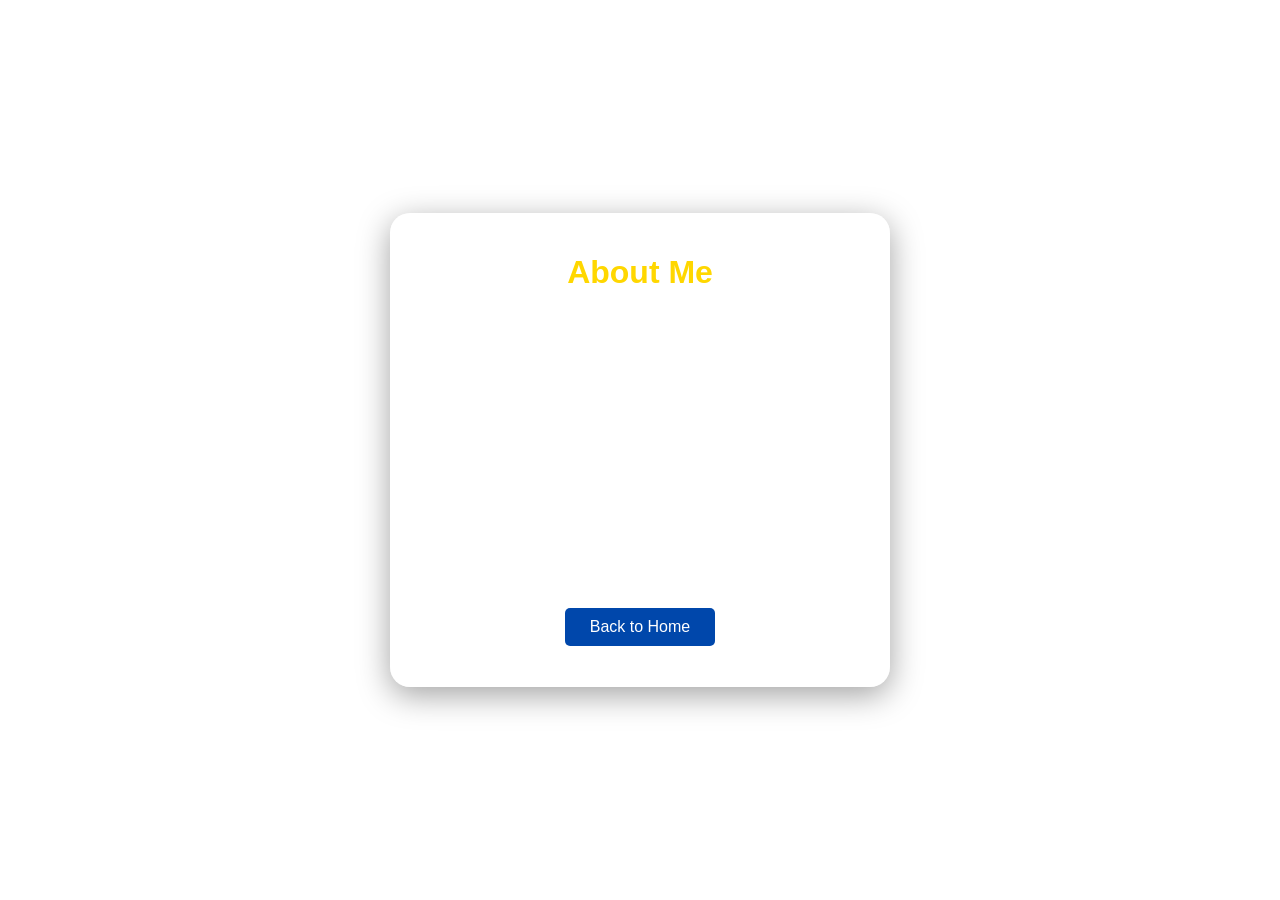
<file: about.html>
<!DOCTYPE html>
<html lang="en">
<head>
    <meta charset="UTF-8">
    <title>About Me - Muhammad Jaseem</title>
    <link rel="stylesheet" href="style.css">
</head>
<body class="about-page">

    <div class="about-container">
        <div class="about-box">
            <h1>About Me</h1>
            <p>Hi, I am <b>Muhammad Jaseem</b>, the owner of this platform.</p>
            <p>My mission is to empower students and professionals by providing free access to essential softwares and high-quality tutorials. I believe that learning should be accessible to everyone, and this website is my small effort to help you achieve your goals.</p>
            <p>Thank you for being part of this journey!</p>
            <br>
            <a href="index.html" class="back-btn">Back to Home</a>
        </div>
    </div>

</body>
</html>
</file>
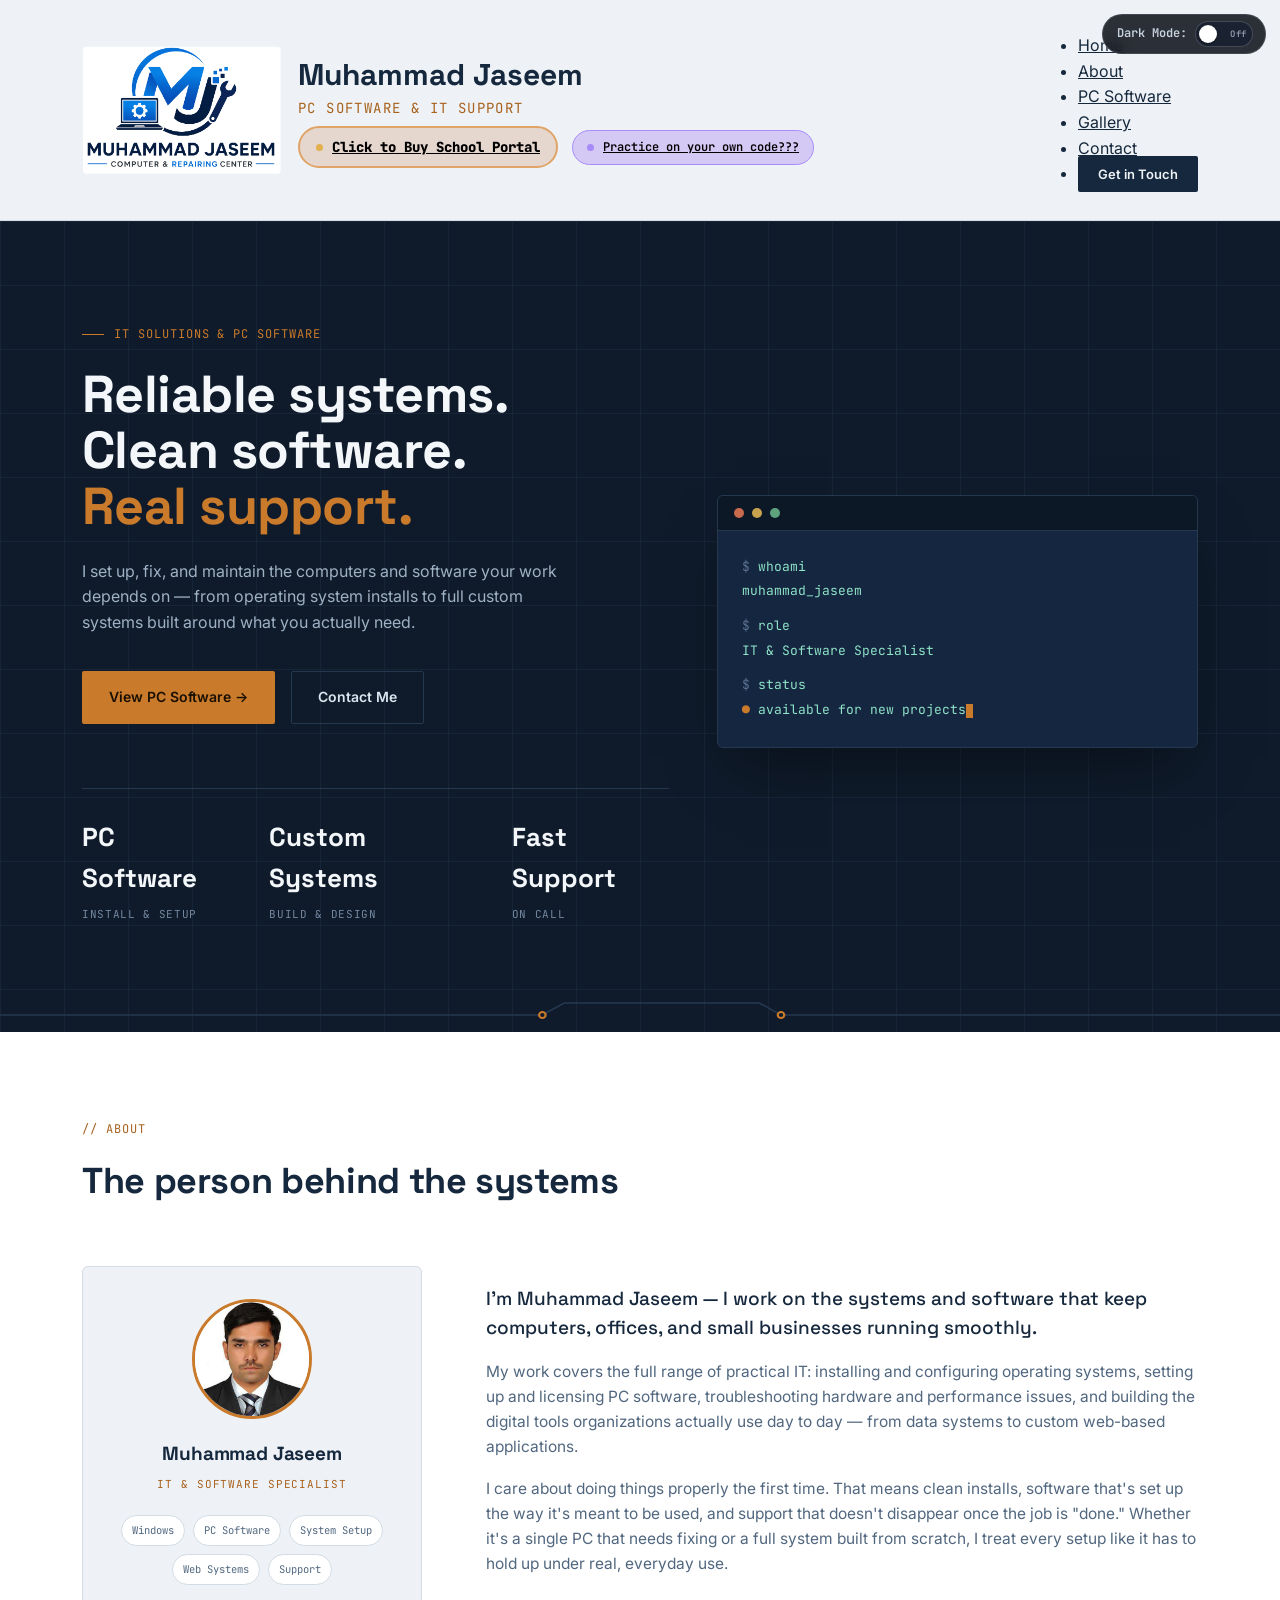
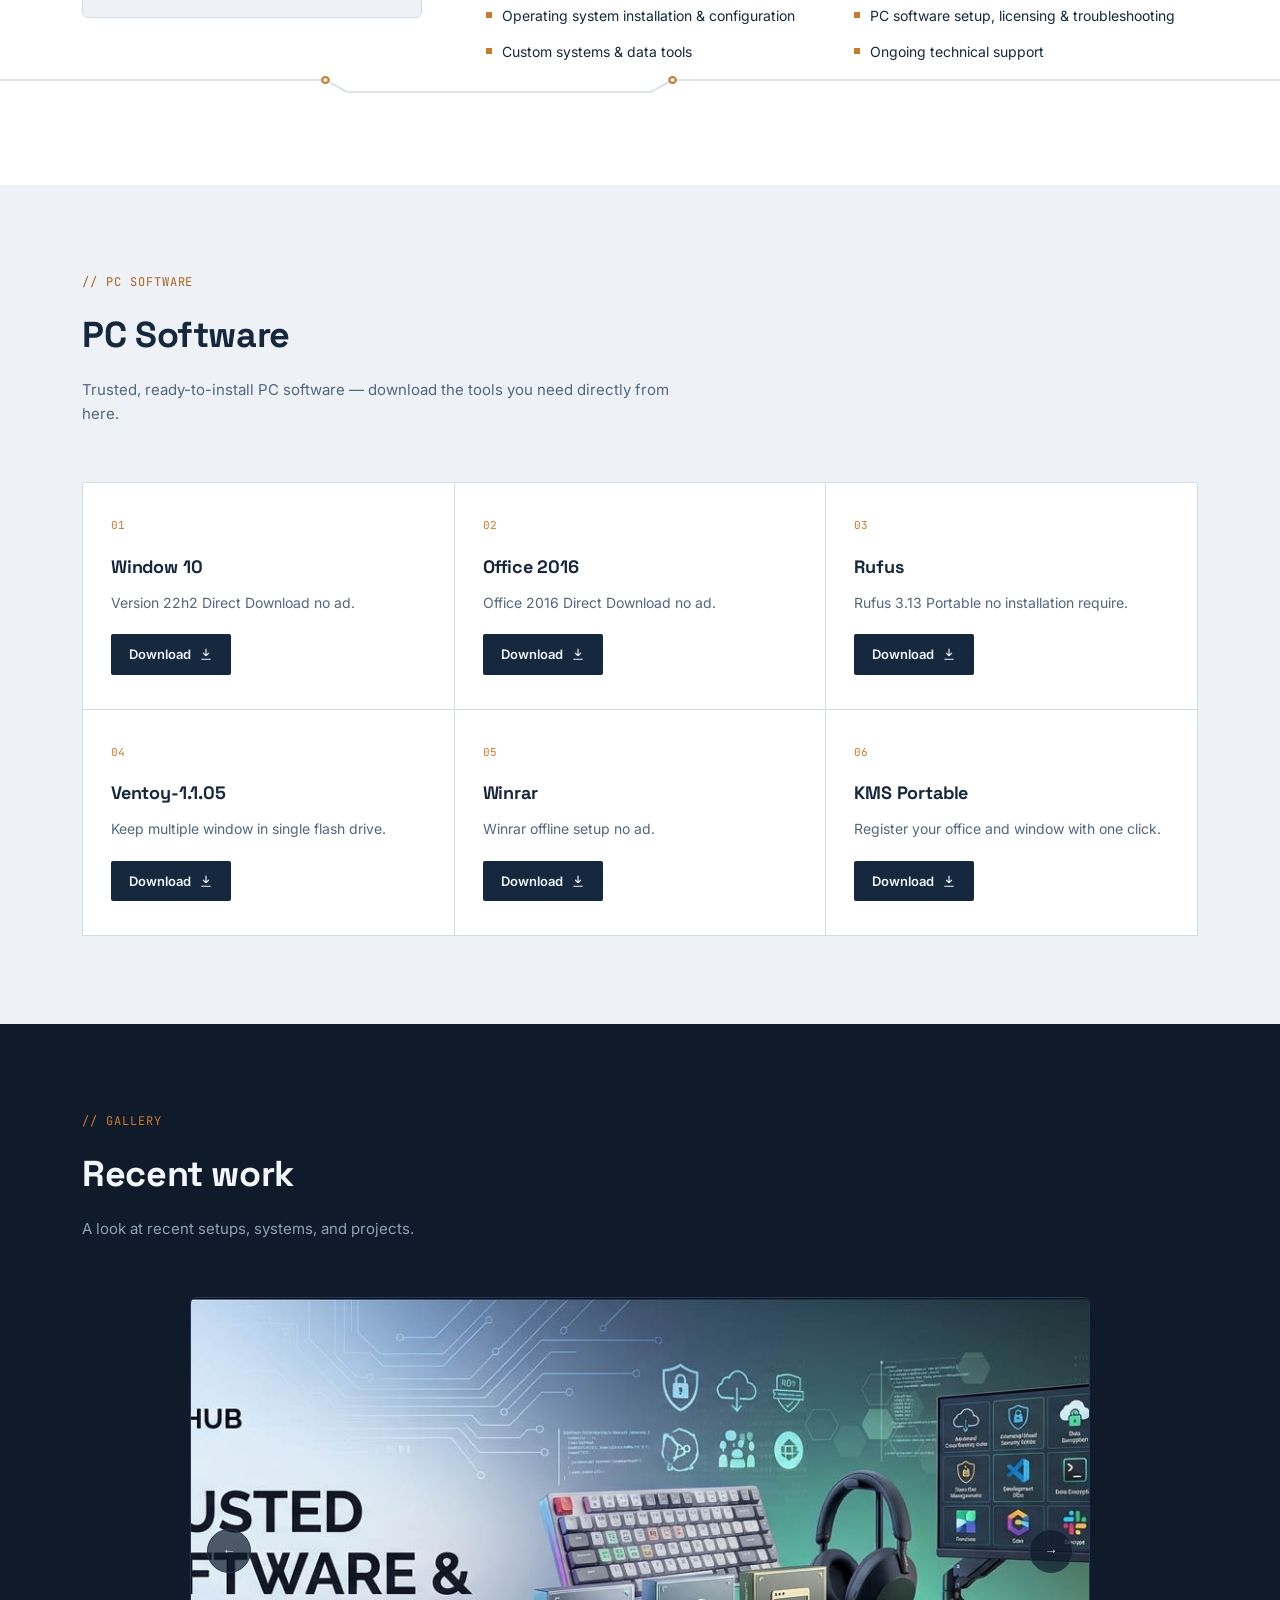
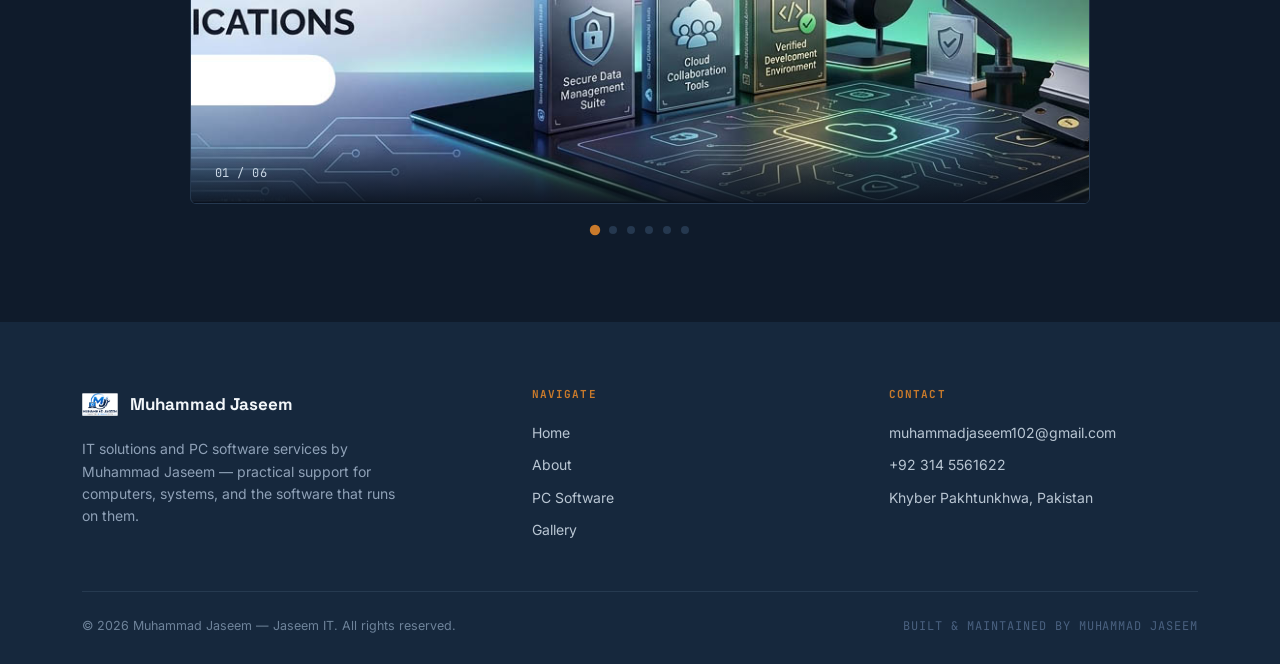
<file: Backup8826index.html>
<!DOCTYPE html>
<html lang="en">
<head>
<meta charset="UTF-8">
<meta name="viewport" content="width=device-width, initial-scale=1.0">
<title>Muhammad Jaseem — PC Software &amp; IT Support</title>
<meta name="description" content="Muhammad Jaseem — IT solutions, PC software, system setup and technical support.">
<link rel="preconnect" href="https://fonts.googleapis.com">
<link rel="preconnect" href="https://fonts.gstatic.com" crossorigin>
<link href="https://fonts.googleapis.com/css2?family=Space+Grotesk:wght@400;500;600;700&family=Inter:wght@400;500;600&family=JetBrains+Mono:wght@400;500&display=swap" rel="stylesheet">
<link rel="stylesheet" href="styles.css">
</head>
<body>

<header>
  <div class="dark-mode-row" id="darkModeRow">
    <span class="dm-label">Dark Mode:</span>
    <button type="button" class="dm-switch" id="dmSwitch" aria-pressed="false" aria-label="Toggle dark mode">
      <span class="dm-switch-thumb"></span>
      <span class="dm-switch-on"><span class="dm-dot"></span>On</span>
      <span class="dm-switch-off">Off</span>
    </button>
  </div>
  <div class="nav" id="navRow">
    <a href="#home" class="brand" id="navBrand">
      <img src="logo.png" alt="Logo monogram">
      <span class="brand-text" id="brandText"><strong>Muhammad Jaseem</strong><span>PC Software &amp; IT Support</span></span>
    </a>
    <div class="nav-header-actions" id="navHeaderActions">
      <a href="schoolportal.html" class="school-portal-btn header-btn">
        <span class="dot-live"></span>
        <span class="btn-text-full"><strong>Click to Buy School Portal</strong></span>
        <span class="btn-text-mobile">Buy Portal!</span>

      </a>
      <a href="live-preview.html" class="code-practice-btn header-btn" target="_blank" rel="noopener">
        <span class="dot-live2"></span>
        <span class="btn-text-full">Practice on your own code???</span>
        <span class="btn-text-mobile">Live Coding</span>
      </a>
    </div>
    <button class="menu-btn" id="menuBtn" aria-label="Toggle menu" aria-expanded="false">
      <span></span><span></span><span></span>
    </button>
    <ul id="navList">
      <li><a href="#home">Home</a></li>
      <li><a href="#about">About</a></li>
      <li><a href="#services">PC Software</a></li>
      <li><a href="#gallery">Gallery</a></li>
      <li><a href="#contact">Contact</a></li>
      <li><a href="#contact" class="nav-cta">Get in Touch</a></li>
    </ul>
  </div>
</header>

<section class="hero" id="home">
  <div class="wrap hero-grid">
    <div>
      <span class="eyebrow mono">IT Solutions &amp; PC Software</span>
      <h1>Reliable systems.<br>Clean software.<br><em>Real support.</em></h1>
      <p class="lead">I set up, fix, and maintain the computers and software your work depends on — from operating system installs to full custom systems built around what you actually need.</p>
      <div class="hero-actions">
        <a href="#services" class="btn btn-primary">View PC Software →</a>
        <a href="#contact" class="btn btn-ghost">Contact Me</a>
      </div>
      <div class="hero-stats">
        <div><strong>PC Software</strong><span>Install &amp; Setup</span></div>
        <div><strong>Custom Systems</strong><span>Build &amp; Design</span></div>
        <div><strong>Fast Support</strong><span>On Call</span></div>
      </div>
    </div>
    <div class="terminal reveal">
      <div class="terminal-bar"><span></span><span></span><span></span></div>
      <div class="terminal-body">
        <div><span class="muted">$</span> whoami</div>
        <div>muhammad_jaseem</div>
        <div style="margin-top:10px;"><span class="muted">$</span> role</div>
        <div>IT &amp; Software Specialist</div>
        <div style="margin-top:10px;"><span class="muted">$</span> status</div>
        <div><span class="amber">●</span> available for new projects<span class="cursor"></span></div>
      </div>
    </div>
  </div>
  <svg class="trace trace-dark" viewBox="0 0 1180 34" preserveAspectRatio="none">
    <path d="M0 17 H500 L520 5 H700 L720 17 H1180"/>
    <circle cx="500" cy="17" r="3"/>
    <circle cx="720" cy="17" r="3"/>
  </svg>
</section>

<section class="about section-pad" id="about">
  <div class="wrap">
    <div class="head reveal">
      <span class="mono">// About</span>
      <h2>The person behind the systems</h2>
    </div>
    <div class="about-grid">
      <div class="about-card reveal">
        <div class="mono-badge"><img src="jaseem.jpg" alt="Muhammad Jaseem"></div>
        <h3>Muhammad Jaseem</h3>
        <div class="role">IT &amp; Software Specialist</div>
        <div class="tags">
          <span>Windows</span>
          <span>PC Software</span>
          <span>System Setup</span>
          <span>Web Systems</span>
          <span>Support</span>
        </div>
      </div>
      <div class="about-text reveal">
        <p>I'm Muhammad Jaseem — I work on the systems and software that keep computers, offices, and small businesses running smoothly.</p>
        <p>My work covers the full range of practical IT: installing and configuring operating systems, setting up and licensing PC software, troubleshooting hardware and performance issues, and building the digital tools organizations actually use day to day — from data systems to custom web-based applications.</p>
        <p>I care about doing things properly the first time. That means clean installs, software that's set up the way it's meant to be used, and support that doesn't disappear once the job is "done." Whether it's a single PC that needs fixing or a full system built from scratch, I treat every setup like it has to hold up under real, everyday use.</p>
        <div class="about-list">
          <div>Operating system installation &amp; configuration</div>
          <div>PC software setup, licensing &amp; troubleshooting</div>
          <div>Custom systems &amp; data tools</div>
          <div>Ongoing technical support</div>
        </div>
      </div>
    </div>
  </div>
  <svg class="trace trace-light" viewBox="0 0 1180 34" preserveAspectRatio="none">
    <path d="M0 17 H300 L320 29 H600 L620 17 H1180"/>
    <circle cx="300" cy="17" r="3"/>
    <circle cx="620" cy="17" r="3"/>
  </svg>
</section>

<!--
  PC SOFTWARE SECTION — edit each card below:
  - Replace the <h3> text with the real software name
  - Replace the <p> text with a short description
  - Replace href="#" on the .download-btn with your real download link
-->
<section class="services section-pad" id="services">
  <div class="wrap">
    <div class="head reveal">
      <span class="mono">// PC Software</span>
      <h2>PC Software</h2>
      <p>Trusted, ready-to-install PC software — download the tools you need directly from here.</p>
    </div>
  </div>
  <div class="wrap">
    <div class="service-grid reveal">
      <div class="service-card">
        <span class="service-num">01</span>
        <h3>Window 10</h3>
        <p>Version 22h2 Direct Download no ad.</p>
        <a href="https://1drv.ms/u/c/811d40717c4d380b/IQDU4n7dnGkITIDXcMk6vXhyARoQp022ZUneZMYTfKJcllU?e=8reIYm" class="download-btn">Download <svg width="14" height="14" viewBox="0 0 24 24" fill="none" stroke="currentColor" stroke-width="2"><path d="M12 3v12m0 0l-5-5m5 5l5-5M4 21h16"/></svg></a>
      </div>
      <div class="service-card">
        <span class="service-num">02</span>
        <h3>Office 2016</h3>
        <p>Office 2016 Direct Download no ad.</p>
        <a href="https://drive.google.com/file/d/1j8tOpGEqeUTuxLc2lfMPCIos-4FmxjDa/view?usp=sharing" class="download-btn">Download <svg width="14" height="14" viewBox="0 0 24 24" fill="none" stroke="currentColor" stroke-width="2"><path d="M12 3v12m0 0l-5-5m5 5l5-5M4 21h16"/></svg></a>
      </div>
      <div class="service-card">
        <span class="service-num">03</span>
        <h3>Rufus</h3>
        <p>Rufus 3.13 Portable no installation require.</p>
        <a href="https://1drv.ms/u/c/811d40717c4d380b/IQAHdB32qW5qRr1YD2Vf3FPaAaGW2xcC9HteYPH8YbAiKmY?e=rEmhi9" class="download-btn">Download <svg width="14" height="14" viewBox="0 0 24 24" fill="none" stroke="currentColor" stroke-width="2"><path d="M12 3v12m0 0l-5-5m5 5l5-5M4 21h16"/></svg></a>
      </div>
      <div class="service-card">
        <span class="service-num">04</span>
        <h3>Ventoy-1.1.05</h3>
        <p>Keep multiple window in single flash drive.</p>
        <a href="https://1drv.ms/u/c/811d40717c4d380b/IQCy2WptJSY0Rba3Gno39gmAAUW-76iLEEBN4kv8CothCfU?e=LfqZdl" class="download-btn">Download <svg width="14" height="14" viewBox="0 0 24 24" fill="none" stroke="currentColor" stroke-width="2"><path d="M12 3v12m0 0l-5-5m5 5l5-5M4 21h16"/></svg></a>
      </div>
      <div class="service-card">
        <span class="service-num">05</span>
        <h3>Winrar</h3>
        <p>Winrar offline setup no ad.</p>
        <a href="https://1drv.ms/u/c/811d40717c4d380b/IQB6JpXOxfVLQ6-hr01cCbn-ARQ3BzLFMeyHfn2fI5MUNhM?e=jsxS61" class="download-btn">Download <svg width="14" height="14" viewBox="0 0 24 24" fill="none" stroke="currentColor" stroke-width="2"><path d="M12 3v12m0 0l-5-5m5 5l5-5M4 21h16"/></svg></a>
      </div>
      <div class="service-card">
        <span class="service-num">06</span>
        <h3>KMS Portable</h3>
        <p>Register your office and window with one click.</p>
        <a href="https://1drv.ms/u/c/811d40717c4d380b/IQAVwjMYImefS7YUSmcF1ZN9AeCHew1RHW29HN9ijG6NHKI?e=zez0hN" class="download-btn">Download <svg width="14" height="14" viewBox="0 0 24 24" fill="none" stroke="currentColor" stroke-width="2"><path d="M12 3v12m0 0l-5-5m5 5l5-5M4 21h16"/></svg></a>
      </div>
    </div>
  </div>
</section>
<section class="gallery section-pad" id="gallery">
  <div class="wrap">
    <div class="head reveal">
      <span class="mono">// Gallery</span>
      <h2>Recent work</h2>
      <p>A look at recent setups, systems, and projects.</p>
    </div>
    <div class="slider reveal" id="slider">
      <div class="slider-track" id="sliderTrack">
        <div class="slide"><img src="image1.jpg" alt="Project image 1"><div class="slide-caption">01 / 06</div></div>
        <div class="slide"><img src="image2.jpg" alt="Project image 2"><div class="slide-caption">02 / 06</div></div>
        <div class="slide"><img src="image3.jpg" alt="Project image 3"><div class="slide-caption">03 / 06</div></div>
        <div class="slide"><img src="image4.jpg" alt="Project image 4"><div class="slide-caption">04 / 06</div></div>
        <div class="slide"><img src="image5.jpg" alt="Project image 5"><div class="slide-caption">05 / 06</div></div>
        <div class="slide"><img src="image6.jpg" alt="Project image 6"><div class="slide-caption">06 / 06</div></div>
      </div>
      <button class="slider-arrow prev" id="prevBtn" aria-label="Previous slide">&#8592;</button>
      <button class="slider-arrow next" id="nextBtn" aria-label="Next slide">&#8594;</button>
    </div>
    <div class="slider-dots" id="sliderDots"></div>
  </div>
</section>

<footer id="contact">
  <div class="wrap">
    <div class="footer-grid">
      <div>
        <div class="footer-brand">
          <img src="logo.png" alt="Logo monogram">
          <strong>Muhammad Jaseem</strong>
        </div>
        <p style="font-size:14px; color:#8FA1B7; max-width:320px;">IT solutions and PC software services by Muhammad Jaseem — practical support for computers, systems, and the software that runs on them.</p>
      </div>
      <div>
        <h4>Navigate</h4>
        <ul>
          <li><a href="#home">Home</a></li>
          <li><a href="#about">About</a></li>
          <li><a href="#services">PC Software</a></li>
          <li><a href="#gallery">Gallery</a></li>
        </ul>
      </div>
      <div>
        <h4>Contact</h4>
        <ul>
          <li><a href="mailto:muhammadjaseem102@gmail.com">muhammadjaseem102@gmail.com</a></li>
          <li><a href="tel:+923145561622">+92 314 5561622</a></li>
          <li>Khyber Pakhtunkhwa, Pakistan</li>
        </ul>
      </div>
    </div>
    <div class="foot-bottom">
      <span>© <span id="year"></span> Muhammad Jaseem — Jaseem IT. All rights reserved.</span>
      <span class="mono" style="color:#4A6180;">Built &amp; maintained by Muhammad Jaseem</span>
    </div>
  </div>
</footer>

<style>
  .school-portal-btn{
    display:inline-flex;
    align-items:center;
    gap:9px;
    margin-top:22px;
    padding:10px 18px;
    border-radius:999px;
    background:rgba(198,121,62,.22);
    border:1px solid #E0A468;
    color:#000;
    font-family:'JetBrains Mono',monospace;
    font-size:13.5px;
    font-weight:600;
    transition:background .15s ease, transform .15s ease;
  }
  .school-portal-btn strong{color:#000;font-weight:800;}
  .school-portal-btn:hover{background:rgba(198,121,62,.35);transform:translateY(-1px);}
  .school-portal-btn .dot-live{
    width:7px;height:7px;border-radius:50%;
    background:#E2B04C;
    box-shadow:0 0 0 0 rgba(226,176,76,.6);
    animation:pulse-dot 1.8s infinite;
  }
  @keyframes pulse-dot{
    0%{box-shadow:0 0 0 0 rgba(226,176,76,.5);}
    70%{box-shadow:0 0 0 8px rgba(226,176,76,0);}
    100%{box-shadow:0 0 0 0 rgba(226,176,76,0);}
  }
  @media (max-width:520px){
    .school-portal-btn{font-size:12.5px;padding:9px 14px;}
  }

  .code-practice-btn{
    display:inline-flex;
    align-items:center;
    gap:9px;
    margin-top:18px;
    padding:10px 18px;
    border-radius:999px;
    background:rgba(124,58,237,.22);
    border:1px solid #A78BFA;
    color:#000;
    font-family:'JetBrains Mono',monospace;
    font-size:13.5px;
    font-weight:600;
    transition:background .15s ease, transform .15s ease;
  }
  .code-practice-btn:hover{background:rgba(124,58,237,.35);transform:translateY(-1px);}
  .code-practice-btn .dot-live2{
    width:7px;height:7px;border-radius:50%;
    background:#A78BFA;
    box-shadow:0 0 0 0 rgba(167,139,250,.6);
    animation:pulse-dot2 1.8s infinite;
  }
  @keyframes pulse-dot2{
    0%{box-shadow:0 0 0 0 rgba(167,139,250,.5);}
    70%{box-shadow:0 0 0 8px rgba(167,139,250,0);}
    100%{box-shadow:0 0 0 0 rgba(167,139,250,0);}
  }
  @media (max-width:520px){
    .code-practice-btn{font-size:12.5px;padding:9px 14px;}
  }

  /* ===== Dark mode toggle switch =====
     Fixed to the top-right corner so it never disturbs the rest of
     the header layout. On = dark mode active, Off = site's normal look. */
  .dark-mode-row{
    position:fixed;
    top:14px;
    right:14px;
    z-index:1000;
    display:flex;
    align-items:center;
    gap:8px;
    background:rgba(10,14,22,.85);
    backdrop-filter:blur(6px);
    border:1px solid rgba(255,255,255,.12);
    border-radius:999px;
    padding:6px 12px 6px 14px;
  }
  .dm-label{
    font-family:'JetBrains Mono',monospace;
    font-size:12px;
    font-weight:600;
    color:#C9D3E0;
    white-space:nowrap;
  }
  .dm-switch{
    position:relative;
    width:58px;
    height:26px;
    border-radius:999px;
    border:1px solid rgba(255,255,255,.18);
    background:#1A2130;
    cursor:pointer;
    padding:0;
    flex-shrink:0;
    transition:background .2s ease, border-color .2s ease;
  }
  .dm-switch-thumb{
    position:absolute;
    top:3px;
    left:3px;
    width:18px;
    height:18px;
    border-radius:50%;
    background:#fff;
    box-shadow:0 1px 3px rgba(0,0,0,.4);
    transition:transform .2s ease;
  }
  .dm-switch-on,
  .dm-switch-off{
    position:absolute;
    top:50%;
    transform:translateY(-50%);
    font-family:'JetBrains Mono',monospace;
    font-size:9px;
    font-weight:700;
    letter-spacing:.02em;
    display:flex;
    align-items:center;
    gap:3px;
    transition:opacity .15s ease;
  }
  .dm-switch-on{
    left:6px;
    color:#4ADE80;
    opacity:0;
  }
  .dm-switch-off{
    right:6px;
    color:#8B96A8;
    opacity:1;
  }
  .dm-dot{
    width:5px;
    height:5px;
    border-radius:50%;
    background:#4ADE80;
    box-shadow:0 0 6px rgba(74,222,128,.8);
  }
  .dm-switch[aria-pressed="true"]{
    background:rgba(74,222,128,.18);
    border-color:#4ADE80;
  }
  .dm-switch[aria-pressed="true"] .dm-switch-thumb{
    transform:translateX(32px);
  }
  .dm-switch[aria-pressed="true"] .dm-switch-on{ opacity:1; }
  .dm-switch[aria-pressed="true"] .dm-switch-off{ opacity:0; }

  @media (max-width:980px){
    .dark-mode-row{
      transform:scale(0.5);
      transform-origin:top right;
      top:10px;
      right:10px;
    }
  }

  /* Dark mode: inverts the whole page to a dark palette, then
     re-inverts images/media so photos and the logo keep their
     real colors instead of looking like photo negatives.
     Applied to body (not html) — filtering html directly causes
     mobile browsers to split rendering into layers on tall pages,
     showing part of the page inverted and part not. */
  body.dark-mode-active{
    filter:invert(1) hue-rotate(180deg);
    min-height:100vh;
  }
  body.dark-mode-active img,
  body.dark-mode-active svg image,
  body.dark-mode-active video,
  body.dark-mode-active picture{
    filter:invert(1) hue-rotate(180deg);
  }
  /* The hero ("Reliable systems...") section is already dark by
     design, so undo the global invert just for this section —
     otherwise it flips to a light look instead of staying dark.
     Same treatment for the gallery and footer/contact sections,
     which are also dark by design. */
  body.dark-mode-active .hero,
  body.dark-mode-active .gallery,
  body.dark-mode-active footer{
    filter:invert(1) hue-rotate(180deg);
  }
  /* Images inside those sections already look normal thanks to the
     section-level cancel above — the general img rule would invert
     them a third time, so switch it off just for these. */
  body.dark-mode-active .gallery img,
  body.dark-mode-active footer img{
    filter:none !important;
  }


  /* Position of the action buttons is calculated in JS (see script below)
     so it always lines up with the title's real left edge and sits just
     below it, regardless of the logo/title sizing in the main stylesheet. */
  .nav{ position:relative; }
  .nav-header-actions{
    position:absolute;
    display:flex;
    align-items:center;
    gap:14px;
    flex-wrap:wrap;
    max-width:70%;
  }
  .header-btn{
    margin-top:0 !important;
    padding:7px 14px !important;
    font-size:12px !important;
    white-space:nowrap;
  }
  .btn-text-mobile{ display:none; }
  /* ===== Mobile header layout =====
     Row 1: logo + title (existing .brand)
     Row 2: School Portal button (left) | Live-Preview button (right)
     Row 3: nav menu links in a horizontal line
     Row 4+: rest of the site, unchanged
  */
  @media (max-width: 980px){
    .nav{
      position:static !important;
      display:flex !important;
      flex-direction:column !important;
      align-items:stretch !important;
    }

    /* Row 2: the two action buttons, side by side */
    .nav-header-actions{
      display:flex !important;
      position:static !important;
      justify-content:space-between !important;
      align-items:stretch !important;
      width:100% !important;
      max-width:100% !important;
      flex-wrap:nowrap !important;
      gap:10px !important;
      margin-top:14px !important;
      order:2;
    }
    .nav-header-actions .header-btn{
      flex:1 1 0;
      justify-content:center;
      white-space:nowrap;
      text-align:center;
      line-height:1.3;
      font-size:12.5px !important;
      padding:9px 8px !important;
      gap:6px !important;
    }
    .btn-text-full{ display:none; }
    .btn-text-mobile{ display:inline; }
    .nav-header-actions .header-btn svg{
      width:12px;
      height:12px;
      flex-shrink:0;
    }
    .nav-header-actions .header-btn .dot-live,
    .nav-header-actions .header-btn .dot-live2{
      width:6px;
      height:6px;
      flex-shrink:0;
    }

    /* Row 1: shrink the title so it fits comfortably on small screens,
       and center it with the logo instead of top-aligning.
       clamp() scales the font smoothly so "Muhammad Jaseem" never
       wraps onto two lines as the screen narrows below ~678px. */
    .brand{ align-items:center !important; }
    .brand-text{ justify-content:center; }
    .brand-text strong{
      position:static !important;
      top:auto !important;
      font-size:clamp(13px, 3vw + 8px, 21px) !important;
      line-height:1.25 !important;
      white-space:nowrap !important;
    }
    .brand-text > span{
      font-size:11px !important;
      white-space:nowrap;
    }

    /* Row 3: menu becomes a horizontal line under the buttons, always visible */
    .menu-btn{ display:none !important; }
    #navList{
      display:flex !important;
      position:static !important;
      flex-direction:row !important;
      flex-wrap:wrap !important;
      align-items:center !important;
      justify-content:flex-start !important;
      width:100% !important;
      gap:10px 18px !important;
      margin:14px 0 0 0 !important;
      padding:12px 0 !important;
      border-top:1px solid rgba(255,255,255,.08);
      border-bottom:1px solid rgba(255,255,255,.08);
      list-style:none;
      transform:none !important;
      max-height:none !important;
      overflow:visible !important;
      order:3;
    }
  }

  @media (max-width: 400px){
    .nav-header-actions .header-btn{
      font-size:11px !important;
      padding:8px 6px !important;
    }
  }

  /* Desktop title sizing and school-portal button visibility
     (scoped to desktop only so it can't override the mobile rules above) */
  @media (min-width: 981px){
    .brand-text strong{ position: relative; top: 20px; font-size:30px !important; line-height:3 !important; }
    .brand-text > span{ font-size:14px !important; }
    .school-portal-btn.header-btn{
      font-size:14px !important;
      border-width:2px !important;
      padding:8px 16px !important;
    }
    /* Top-align the title with the logo instead of vertically centering it */
    .brand{ align-items:flex-start !important; }
  }
</style>

<script>
  // Position the header action buttons so their left edge matches the
  // title text's real left edge, and they sit just below the title —
  // measured from actual rendered positions so it works no matter what
  // the logo/title sizing turns out to be in the main stylesheet.
  function positionHeaderActions() {
    const nav = document.getElementById('navRow');
    const brandText = document.getElementById('brandText');
    const actions = document.getElementById('navHeaderActions');
    if (!nav || !brandText || !actions) return;
    if (getComputedStyle(actions).position !== 'absolute') return; // mobile: static, skip

    const navRect = nav.getBoundingClientRect();
    const textRect = brandText.getBoundingClientRect();

    const left = textRect.left - navRect.left;
    const top = (textRect.bottom - navRect.top) + 10; // small gap below the title

    actions.style.left = left + 'px';
    actions.style.top = top + 'px';
  }

  window.addEventListener('load', positionHeaderActions);
  window.addEventListener('resize', positionHeaderActions);
  // Fonts loading late can change text width/height — reposition once they're ready
  if (document.fonts && document.fonts.ready) {
    document.fonts.ready.then(positionHeaderActions);
  }
  positionHeaderActions(); // run immediately too, to avoid a flash at the wrong spot
</script>

<script>
  // Mobile menu
  const menuBtn = document.getElementById('menuBtn');
  const navList = document.getElementById('navList');
  menuBtn.addEventListener('click', () => {
    const open = navList.classList.toggle('open');
    menuBtn.setAttribute('aria-expanded', open);
  });
  navList.querySelectorAll('a').forEach(a => a.addEventListener('click', () => {
    navList.classList.remove('open');
  }));

  // Reveal on scroll
  const revealEls = document.querySelectorAll('.reveal');
  const io = new IntersectionObserver((entries) => {
    entries.forEach(e => { if(e.isIntersecting){ e.target.classList.add('in'); io.unobserve(e.target); } });
  }, { threshold: 0.15 });
  revealEls.forEach(el => io.observe(el));

  // Slider
  const track = document.getElementById('sliderTrack');
  const slides = track.querySelectorAll('.slide');
  const dotsWrap = document.getElementById('sliderDots');
  const prevBtn = document.getElementById('prevBtn');
  const nextBtn = document.getElementById('nextBtn');
  let idx = 0;
  let autoTimer;

  slides.forEach((_, i) => {
    const dot = document.createElement('button');
    if(i === 0) dot.classList.add('active');
    dot.setAttribute('aria-label', 'Go to slide ' + (i+1));
    dot.addEventListener('click', () => goTo(i));
    dotsWrap.appendChild(dot);
  });
  const dots = dotsWrap.querySelectorAll('button');

  function goTo(i){
    idx = (i + slides.length) % slides.length;
    track.style.transform = `translateX(-${idx * 100}%)`;
    dots.forEach((d, di) => d.classList.toggle('active', di === idx));
  }
  function next(){ goTo(idx + 1); }
  function prev(){ goTo(idx - 1); }

  nextBtn.addEventListener('click', () => { next(); resetAuto(); });
  prevBtn.addEventListener('click', () => { prev(); resetAuto(); });

  function startAuto(){ autoTimer = setInterval(next, 5000); }
  function resetAuto(){ clearInterval(autoTimer); startAuto(); }
  startAuto();

  const sliderEl = document.getElementById('slider');
  sliderEl.addEventListener('mouseenter', () => clearInterval(autoTimer));
  sliderEl.addEventListener('mouseleave', startAuto);

  document.getElementById('year').textContent = new Date().getFullYear();

  // Dark mode toggle
  const dmSwitch = document.getElementById('dmSwitch');
  function setDarkMode(on){
    document.body.classList.toggle('dark-mode-active', on);
    dmSwitch.setAttribute('aria-pressed', on ? 'true' : 'false');
    localStorage.setItem('darkMode', on ? '1' : '0');
  }
  dmSwitch.addEventListener('click', () => {
    const currentlyOn = dmSwitch.getAttribute('aria-pressed') === 'true';
    setDarkMode(!currentlyOn);
  });
  const savedDarkMode = localStorage.getItem('darkMode');
  setDarkMode(savedDarkMode === '1');
</script>

</body>
</html>
</file>
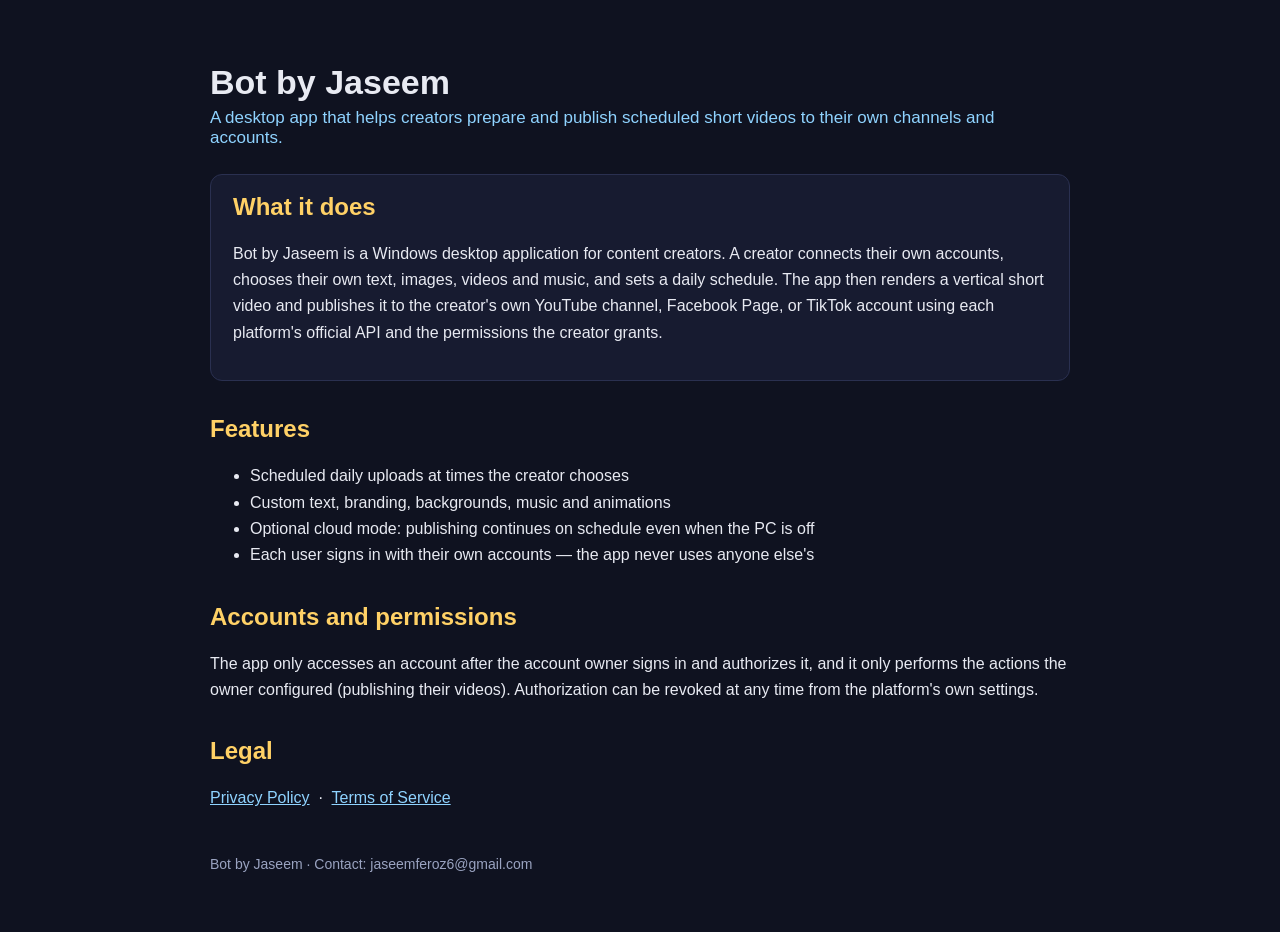
<file: botbyjaseem.html>
<!DOCTYPE html>
<html lang="en">
<head>
<meta charset="utf-8">
<meta name="viewport" content="width=device-width, initial-scale=1">
<title>Bot by Jaseem — Scheduled Short-Video Publisher for Creators</title>
<style>
  body { font-family: Arial, sans-serif; margin: 0; background: #0f1220; color: #e8eaf2; }
  .wrap { max-width: 860px; margin: 0 auto; padding: 40px 20px 60px; }
  h1 { font-size: 34px; margin-bottom: 6px; }
  .tag { color: #8fd3ff; font-size: 17px; margin-bottom: 26px; }
  h2 { color: #ffd166; margin-top: 34px; }
  p, li { line-height: 1.65; font-size: 16px; }
  .card { background: #171b30; border: 1px solid #2a3050; border-radius: 12px; padding: 18px 22px; margin-top: 16px; }
  a { color: #8fd3ff; }
  footer { margin-top: 44px; color: #9aa3c0; font-size: 14px; }
</style>
</head>
<body>
<div class="wrap">
  <h1>Bot by Jaseem</h1>
  <div class="tag">A desktop app that helps creators prepare and publish scheduled short videos to their own channels and accounts.</div>

  <div class="card">
    <h2 style="margin-top:0">What it does</h2>
    <p>Bot by Jaseem is a Windows desktop application for content creators. A creator
    connects their own accounts, chooses their own text, images, videos and music, and
    sets a daily schedule. The app then renders a vertical short video and publishes it
    to the creator's own YouTube channel, Facebook Page, or TikTok account using each
    platform's official API and the permissions the creator grants.</p>
  </div>

  <h2>Features</h2>
  <ul>
    <li>Scheduled daily uploads at times the creator chooses</li>
    <li>Custom text, branding, backgrounds, music and animations</li>
    <li>Optional cloud mode: publishing continues on schedule even when the PC is off</li>
    <li>Each user signs in with their own accounts — the app never uses anyone else's</li>
  </ul>

  <h2>Accounts and permissions</h2>
  <p>The app only accesses an account after the account owner signs in and authorizes
  it, and it only performs the actions the owner configured (publishing their videos).
  Authorization can be revoked at any time from the platform's own settings.</p>

  <h2>Legal</h2>
  <p><a href="privacy.html">Privacy Policy</a> &nbsp;·&nbsp; <a href="terms.html">Terms of Service</a></p>

  <footer>Bot by Jaseem · Contact: jaseemferoz6@gmail.com</footer>
</div>
</body>
</html>
</file>
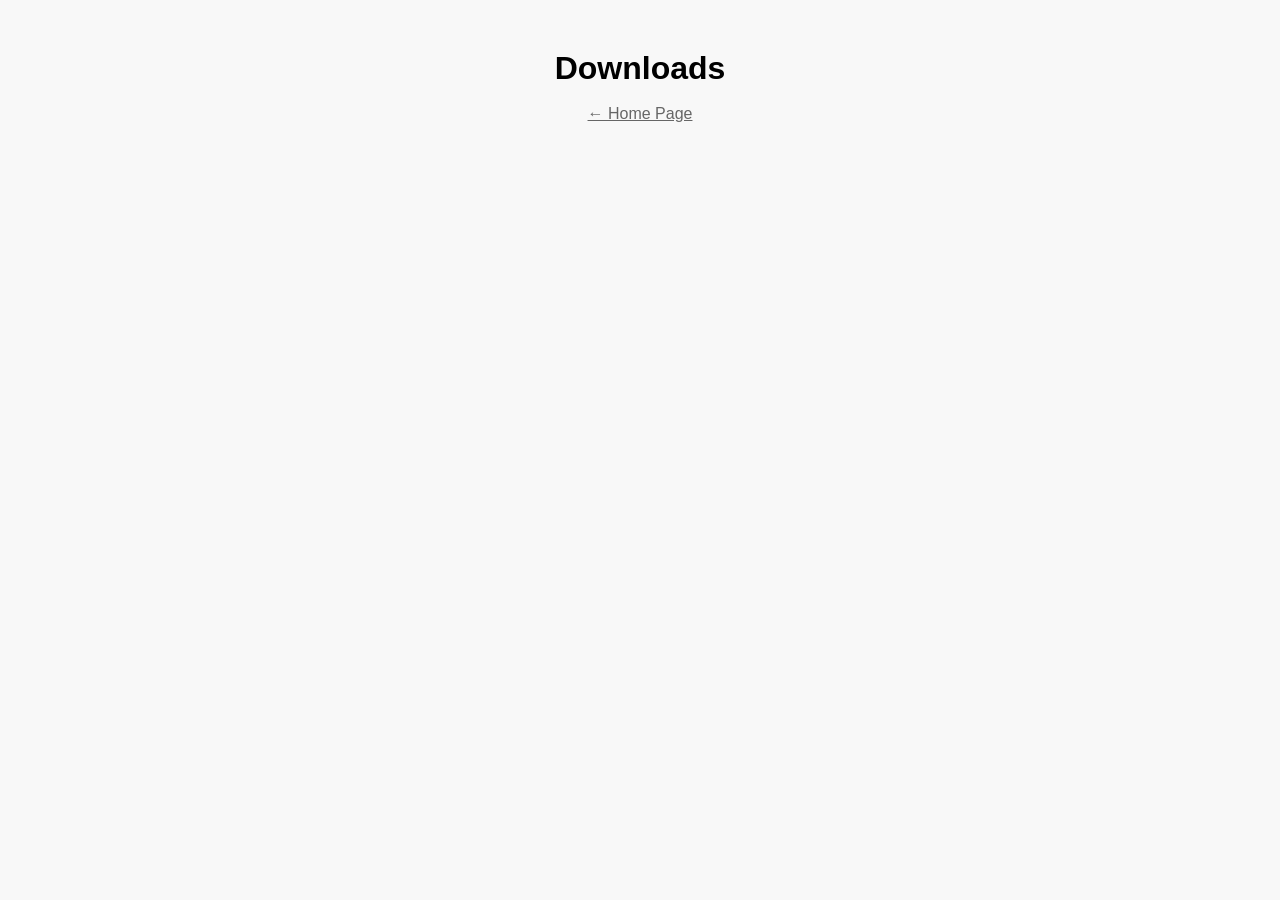
<file: download.html>
<!DOCTYPE html>
<html lang="ur">
<head>
    <meta charset="UTF-8">
    <title>Downloads - The Quaid-E-Azam Group</title>
    <link rel="stylesheet" href="style.css">
    <style>
        .container { text-align: center; margin-top: 50px; font-family: sans-serif; }
        .btn { display: inline-block; padding: 15px 25px; background: #0047AB; color: white; text-decoration: none; border-radius: 5px; margin: 10px; }
        .btn:hover { background: #003380; }
    </style>
</head>
<body>

    <div class="container">
        <h1>Downloads</h1>
        </a>

        <br>
        <a href="index.html" style="color: #666;">← Home Page</a>
    </div>

</body>
</html>
</file>
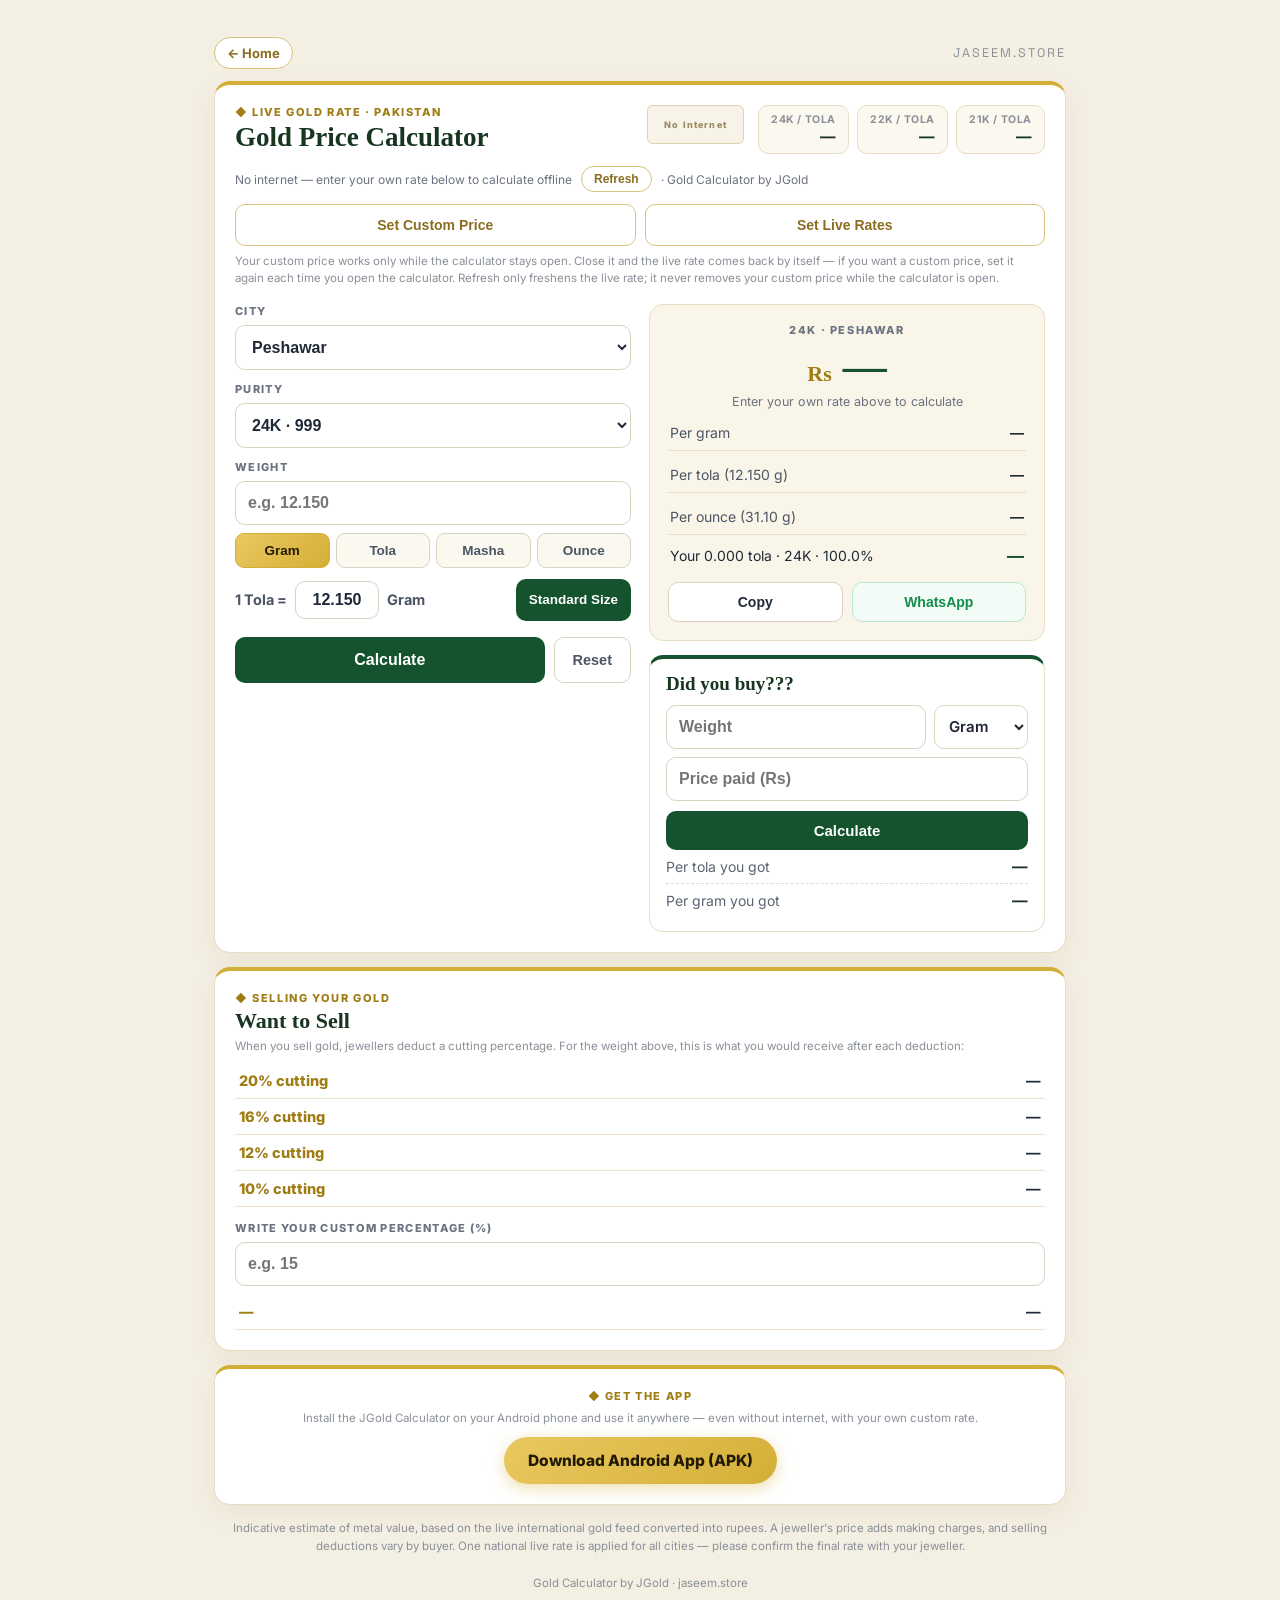
<file: gold-calculator.html>
<!DOCTYPE html>
<html lang="en">
<head>
<meta charset="UTF-8">
<meta name="viewport" content="width=device-width, initial-scale=1.0">
<title>Gold Calculator by JGold — Live Gold Price Calculator Pakistan</title>
<meta name="description" content="Live gold price calculator for Pakistan. Select your city and purity, enter any weight in gram, tola, masha or ounce and see the value instantly. Plus selling estimates and an offline custom rate.">
<link rel="preconnect" href="https://fonts.googleapis.com">
<link rel="preconnect" href="https://fonts.gstatic.com" crossorigin>
<link href="https://fonts.googleapis.com/css2?family=Space+Grotesk:wght@500;600;700&family=Inter:wght@400;500;600;700;800&display=swap" rel="stylesheet">
<style>
  *{box-sizing:border-box;margin:0;padding:0}
  body{background:#f4efe3;color:#1f2937;font-family:'Inter',system-ui,sans-serif;min-height:100vh}
  .wrap{max-width:880px;margin:0 auto;padding:16px 14px 42px}
  .topbar{display:flex;align-items:center;justify-content:space-between;margin-bottom:12px}
  .home{color:#8a6d1f;text-decoration:none;font-size:13px;font-weight:700;border:1px solid #d9c27a;padding:7px 12px;border-radius:999px;background:#fff}
  .brand{font-family:'Space Grotesk',sans-serif;font-size:12.5px;letter-spacing:2px;color:#8a8f98}
  .card{background:#fff;border:1px solid #e7ddc3;border-top:4px solid #d4af37;border-radius:16px;padding:20px;margin-bottom:14px;box-shadow:0 8px 24px rgba(120,96,20,.08)}
  .chead{display:flex;justify-content:space-between;gap:14px;flex-wrap:wrap;align-items:flex-start}
  .kick{font-size:11px;font-weight:800;letter-spacing:1.6px;color:#a07c14}
  h2{font-family:Georgia,'Times New Roman',serif;font-size:27px;font-weight:700;color:#17351f;margin-top:3px}
  .ratechips{display:flex;gap:8px}
  .rchip{border:1px solid #e7ddc3;background:#fbf8ef;border-radius:10px;padding:7px 12px;text-align:right;min-width:86px}
  .rchip span{display:block;font-size:10.5px;font-weight:700;color:#8a8f98;letter-spacing:.6px}
  .rchip b{font-size:15.5px;color:#17351f}
  .src{display:flex;align-items:center;gap:9px;margin-top:12px;font-size:12px;color:#6b7280;flex-wrap:wrap}
  .src button{background:#fff;border:1px solid #d9c27a;color:#8a6d1f;border-radius:999px;padding:5px 12px;font-size:12px;cursor:pointer;font-weight:700}
  .grid{display:grid;grid-template-columns:1fr 1fr;gap:18px;margin-top:16px}
  @media(max-width:720px){.grid{grid-template-columns:1fr}}
  .lbl{font-size:11px;font-weight:800;letter-spacing:1.3px;color:#6b7280;margin:12px 0 7px}
  .lbl:first-child{margin-top:0}
  select,input[type=text]{width:100%;padding:12px;border-radius:10px;border:1px solid #d8d2c0;background:#fff;color:#1f2937;font-size:16px;font-weight:600}
  select:focus,input[type=text]:focus{outline:2px solid #d4af37;outline-offset:1px}
  .units{display:flex;gap:6px;margin-top:8px}
  .chip{flex:1;border:1px solid #d8d2c0;background:#fbf8ef;color:#4b5563;border-radius:9px;padding:9px 4px;font-size:13.5px;font-weight:700;cursor:pointer}
  .chip.on{background:linear-gradient(135deg,#e9c860,#d4af37);border-color:#d4af37;color:#231a04}
  .btnrow{display:flex;gap:9px;margin-top:16px}
  .calc{flex:1;background:#14532d;color:#fff;border:none;border-radius:10px;padding:14px;font-size:16px;font-weight:800;cursor:pointer}
  .reset{background:#fff;border:1px solid #d8d2c0;color:#4b5563;border-radius:10px;padding:14px 18px;font-size:14.5px;font-weight:700;cursor:pointer}
  .note{font-size:11.5px;color:#8a8f98;margin-top:7px;line-height:1.5}
  .mini-chips{display:flex;gap:7px;margin-top:8px}
  .mini{flex:0 1 auto;padding:6px 12px;font-size:12px}
  .mini{margin-top:14px;background:#fff;border:1px solid #e7dfc8;border-top:4px solid #14532d;border-radius:14px;padding:14px 16px}
  .minititle{font-family:Georgia,'Times New Roman',serif;font-size:19px;font-weight:700;color:#17351f}
  .minirow{display:flex;gap:8px;margin-top:10px}
  .minirow input{flex:1;min-width:0}
  .minirow select{width:94px;padding:10px;border:1.5px solid #ddd6bd;border-radius:10px;font-size:15px;background:#fff;color:#1f2733;font-family:inherit}
  .minicalc{width:100%;margin-top:10px;background:#14532d;color:#fff;border:none;padding:11px;border-radius:10px;font-size:15px;font-weight:800;cursor:pointer}
  .mrow2{display:flex;justify-content:space-between;align-items:center;gap:10px;padding:7px 0;border-bottom:1px dashed #e2dcc4;font-size:14px;color:#5b6472}
  .mrow2:last-child{border-bottom:none}
  .mrow2 b{color:#17351f;font-size:15.5px}
  .result{background:#faf5e9;border:1px solid #e7ddc3;border-radius:14px;padding:18px}
  .rk{font-size:11px;font-weight:800;letter-spacing:1.6px;color:#6b7280;text-align:center}
  .rbig{font-family:Georgia,'Times New Roman',serif;font-size:44px;font-weight:700;color:#14532d;text-align:center;margin-top:4px}
  .rbig small{font-size:22px;color:#a07c14}
  .rsub{text-align:center;color:#6b7280;font-size:12.5px;margin-top:2px}
  .rrow{display:flex;justify-content:space-between;padding:9px 2px;border-bottom:1px solid #eadfc6;font-size:14px;margin-top:6px}
  .rrow span{color:#4b5563}.rrow b{color:#1f2937}
  .rtot{display:flex;justify-content:space-between;align-items:center;padding:11px 2px 2px;font-size:14px}
  .rtot b{color:#14532d;font-size:17px}
  .share{display:flex;gap:9px;margin-top:14px}
  .share button{flex:1;padding:11px;border-radius:10px;font-size:14px;font-weight:700;cursor:pointer;border:1px solid #d8d2c0;background:#fff;color:#1f2937}
  .share .wa{color:#128c4b;border-color:#bfe6cf;background:#f2fbf5}
  .tolarow{display:flex;align-items:center;gap:8px;margin-top:11px;font-weight:700;color:#4b5563;font-size:14.5px}
  .tola-in{width:96px !important;padding:9px 8px !important;text-align:center}
  .tola-std{margin-left:auto;background:#14532d;color:#fff;border:none;font-size:14px;font-weight:800;padding:10px 16px;border-radius:10px;cursor:pointer;height:42px}
  .tola-std.active{background:#0b3520;box-shadow:0 0 0 2px #d4af37 inset}
  #ptr{text-align:center;font-size:12px;color:#a07c14;font-weight:700;opacity:0;transition:opacity .25s;padding:0 0 6px}
  .crow{display:flex;align-items:center;gap:9px;margin-top:12px}
  .clbl{font-size:11.5px;font-weight:800;letter-spacing:.8px;color:#6b7280;white-space:nowrap}
  .cin{max-width:180px;padding:9px 10px !important}
  .pricerow{display:flex;gap:9px;margin-top:12px}
  .pbtn{flex:1;padding:12px 8px;border-radius:10px;border:1px solid #d9c27a;background:#fff;color:#8a6d1f;font-size:14px;font-weight:800;cursor:pointer}
  .pbtn.active{background:linear-gradient(135deg,#e9c860,#d4af37);color:#231a04;border-color:#d4af37}
  .modal{position:fixed;inset:0;background:rgba(20,25,35,.55);align-items:center;justify-content:center;z-index:60;padding:18px}
  .mbox{background:#fff;border-radius:16px;padding:20px;width:100%;max-width:340px;box-shadow:0 18px 50px rgba(0,0,0,.3)}
  .mtitle{font-family:Georgia,'Times New Roman',serif;font-size:20px;font-weight:700;color:#17351f}
  .mrow{display:flex;gap:9px;margin-top:16px}
  .mbtn{flex:1;padding:12px;border-radius:10px;font-size:14.5px;font-weight:800;cursor:pointer}
  .mbtn.ghost{background:#fff;border:1px solid #d8d2c0;color:#4b5563}
  .mbtn.solid{background:#14532d;border:none;color:#fff}
  .flash{animation:fl .7s ease}
  @keyframes fl{0%{box-shadow:0 0 0 0 rgba(212,175,55,.55)}100%{box-shadow:0 0 0 16px rgba(212,175,55,0)}}
</style>

<style>
  /* tola row: keep everything on ONE line */
  .tolarow{flex-wrap:nowrap}
  .tolarow>span{white-space:nowrap}
  .tola-in{width:84px !important}
  .tola-std{white-space:nowrap;height:auto;min-height:42px;font-size:13.5px;padding:10px 13px}
</style>

<style>
  /* ===== TREND STACK (24H/48H/7D) — final design, title ke right ===== */
  .chead{row-gap:7px}
  .trendcol{display:flex;flex-direction:column;gap:2px;margin-left:auto;zoom:0.95}
  .trow{display:flex;align-items:center;justify-content:space-between;gap:7px;min-width:102px;background:linear-gradient(180deg,#fdf8ea,#faf2da);border:1px solid #e7d9ac;border-radius:6px;padding:0 6px;line-height:1.05}
  .trow span{font-size:8px;font-weight:800;letter-spacing:1px;color:#a07c14}
  .trow b{font-size:10.5px;font-weight:800;color:#8a8a8a}
  .trow.up b{color:#1c7a33}
  .trow.down b{color:#c0392b}
  .tno{display:none;align-items:center;justify-content:center;min-width:102px;height:41px;background:#f7f3e8;border:1px solid #ddd3ae;border-radius:6px;font-size:9.5px;font-weight:800;letter-spacing:1.2px;color:#9a8a5f}
</style>
</head>
<body>
<div class="wrap">
  <div id="ptr">&#8595; Pull down to refresh live rate</div>
  <div class="topbar">
    <a class="home" href="index.html">&larr; Home</a>
    <span class="brand">JASEEM.STORE</span>
  </div>

  <div class="card">
    <div class="chead">
      <div>
        <div class="kick">&#9670; LIVE GOLD RATE &middot; PAKISTAN</div>
        <h2>Gold Price Calculator</h2>
      </div>
      <div class="trendcol" id="trendCol">
        <div class="trow" id="tr24"><span>24H</span><b>&middot;&middot;&middot;</b></div>
        <div class="trow" id="tr48"><span>48H</span><b>&middot;&middot;&middot;</b></div>
        <div class="trow" id="tr7d"><span>7D</span><b>&middot;&middot;&middot;</b></div>
        <div class="tno" id="trNo">No Internet</div>
      </div>
      <div class="ratechips">
        <div class="rchip"><span>24K / TOLA</span><b id="rc24">—</b></div>
        <div class="rchip"><span>22K / TOLA</span><b id="rc22">—</b></div>
        <div class="rchip"><span>21K / TOLA</span><b id="rc21">—</b></div>
      </div>
    </div>
    <div class="src"><span id="srcLine">Fetching live rate&hellip;</span><button type="button" id="refreshBtn">Refresh</button><span>&middot; Gold Calculator by JGold</span></div>
    <div class="pricerow">
      <button type="button" class="pbtn" id="customBtn">Set Custom Price</button>
      <button type="button" class="pbtn" id="liveBtn">Set Live Rates</button>
    </div>
    <div class="note">Your custom price works only while the calculator stays open. Close it and the live rate comes back by itself — if you want a custom price, set it again each time you open the calculator. Refresh only freshens the live rate; it never removes your custom price while the calculator is open.</div>
    <input type="hidden" id="manualRate">
    <div class="modal" id="priceModal" style="display:none">
      <div class="mbox">
        <div class="mtitle">Set Custom Price</div>
        <div class="lbl" style="margin-top:12px">RATE PER TOLA (Rs)</div>
        <input type="text" id="modalRate" inputmode="numeric" placeholder="e.g. 429500">
        <div class="mrow">
          <button type="button" class="mbtn ghost" id="modalCancel">Cancel</button>
          <button type="button" class="mbtn solid" id="modalSet">Set Price</button>
        </div>
      </div>
    </div>

    <div class="grid">
      <div>
        <div class="lbl">CITY</div>
        <select id="citySel"></select>
        <div class="lbl">PURITY</div>
        <select id="purSel">
          <option value="24K">24K &middot; 999</option>
          <option value="22K">22K &middot; 916</option>
          <option value="21K">21K &middot; 875</option>
          <option value="18K">18K &middot; 750</option>
        </select>
        <div class="lbl">WEIGHT</div>
        <input type="text" id="weightIn" inputmode="decimal" placeholder="e.g. 12.150">
        <div class="units" id="units"></div>
        <div class="tolarow">
          <span>1 Tola =</span>
          <input type="text" id="tolaWeight" class="tola-in" inputmode="decimal" value="12.150">
          <span>Gram</span>
          <button type="button" class="tola-std" id="twStd">Standard Size</button>
        </div>
        <div class="btnrow">
          <button type="button" class="calc" id="calcBtn">Calculate</button>
          <button type="button" class="reset" id="resetBtn">Reset</button>
        </div>
      </div>

      <div class="rcol">
      <div class="result" id="resultPanel">
        <div class="rk" id="resHead">24K &middot; PESHAWAR</div>
        <div class="rbig" id="resBig"><small>Rs</small> 0</div>
        <div class="rsub" id="resSub">&nbsp;</div>
        <div class="rrow"><span>Per gram</span><b id="rGram">—</b></div>
        <div class="rrow"><span id="rTolaLbl">Per tola</span><b id="rTola">—</b></div>
        <div class="rrow"><span>Per ounce (31.10 g)</span><b id="rOunce">—</b></div>
        <div class="rtot"><span id="resYour">Your —</span><b id="resTot">—</b></div>
        <div class="share">
          <button type="button" id="copyBtn">Copy</button>
          <button type="button" class="wa" id="waBtn">WhatsApp</button>
        </div>
      </div>
      <div class="mini">
        <div class="minititle">Did you buy???</div>
        <div class="minirow">
          <input type="text" id="buyW" inputmode="decimal" placeholder="Weight">
          <select id="buyUnit">
            <option value="gram" selected>Gram</option>
            <option value="tola">Tola</option>
            <option value="masha">Masha</option>
            <option value="ounce">Ounce</option>
          </select>
        </div>
        <input type="text" id="buyP" inputmode="numeric" placeholder="Price paid (Rs)" style="margin-top:8px">
        <button type="button" class="minicalc" id="buyBtn">Calculate</button>
        <div class="miniout">
          <div class="mrow2"><span>Per tola you got</span><b id="buyTola">—</b></div>
          <div class="mrow2"><span>Per gram you got</span><b id="buyGram">—</b></div>
        </div>
      </div>
      </div>
    </div>
  </div>

  <div class="card">
    <div class="kick">&#9670; SELLING YOUR GOLD</div>
    <h2 style="font-size:22px">Want to Sell</h2>
    <p class="note" style="margin-top:4px">When you sell gold, jewellers deduct a cutting percentage. For the weight above, this is what you would receive after each deduction:</p>
    <table class="sell" id="sellTbl"></table>
    <div class="lbl" style="margin-top:14px">WRITE YOUR CUSTOM PERCENTAGE (%)</div>
    <input type="text" id="customPct" inputmode="decimal" placeholder="e.g. 15">
    <table class="sell"><tr><td class="pct" id="cPct">—</td><td class="cut" id="cCut"></td><td id="cNet" style="text-align:right;font-weight:700">—</td></tr></table>
  </div>

  <div class="card" style="text-align:center">
    <div class="kick" style="text-align:center">&#9670; GET THE APP</div>
    <p class="note" style="text-align:center;margin-bottom:10px">Install the JGold Calculator on your Android phone and use it anywhere — even without internet, with your own custom rate.</p>
    <a class="apk" href="JGold-Calculator.apk" download>Download Android App (APK)</a>
  </div>

  <p class="foot">Indicative estimate of metal value, based on the live international gold feed converted into rupees. A jeweller's price adds making charges, and selling deductions vary by buyer. One national live rate is applied for all cities — please confirm the final rate with your jeweller.<br><br>Gold Calculator by JGold &middot; jaseem.store</p>
</div>

<style>
  table.sell{width:100%;border-collapse:collapse;font-size:14.5px;margin-top:8px}
  table.sell td{padding:9px 4px;border-bottom:1px solid #eee3c8}
  table.sell td:last-child{text-align:right;font-weight:700}
  .pct{font-weight:800;color:#a07c14;white-space:nowrap}
  .cut{color:#8a8f98;font-size:12px;text-align:right;font-weight:500}
  .apk{display:inline-block;padding:14px 24px;border-radius:999px;background:linear-gradient(135deg,#e9c860,#d4af37);color:#231a04;font-weight:800;font-size:15.5px;text-decoration:none;box-shadow:0 4px 16px rgba(212,175,55,.4)}
  .foot{text-align:center;color:#8a8f98;font-size:11.5px;line-height:1.6}
</style>

<script>
var STD=11.6638038, OZ=31.1034768;
var KF={'24K':1,'22K':22/24,'21K':21/24,'18K':18/24};
var CITIES=['Karachi','Lahore','Islamabad','Rawalpindi','Peshawar','Quetta','Faisalabad','Multan','Hyderabad','Sialkot','Gujranwala','Bahawalpur','Sargodha','Sukkur','Abbottabad','Swabi','Mardan','Mingora','Gujrat','Sheikhupura','Rahim Yar Khan','Kasur','Jhelum','Dera Ghazi Khan','Wah Cantt','Okara','Sahiwal','Mirpur Khas','Nawabshah','Larkana','Kohat','Dera Ismail Khan','Gilgit','Gwadar','International'];
var UNITS=['Gram','Tola','Masha','Ounce'];
var S={city:'Peshawar',karat:'24K',unit:'Gram'};
var live={intl:null,src:'',time:''};
function $(i){return document.getElementById(i);}
function fmt(n){if(n==null||!isFinite(n))return'—';return 'Rs '+Math.round(n).toLocaleString('en-IN');}
function num(n){if(n==null||!isFinite(n))return'—';return Math.round(n).toLocaleString('en-IN');}
function tolaG(){var v=parseFloat($('tolaWeight').value);return v>0?v:12.150;}
function gramsOf(){var w=parseFloat($('weightIn').value)||0;if(S.unit==='Tola')return w*tolaG();if(S.unit==='Masha')return w*tolaG()/12;if(S.unit==='Ounce')return w*OZ;return w;}
function manual(){var v=parseFloat($('manualRate').value);return v>0?v:null;}
function perGram24(){var m=manual();if(m!=null)return m/tolaG();if(live.intl==null)return null;return live.intl/STD;}
function calc(){var pg=perGram24();if(pg==null)return null;return gramsOf()*pg*KF[S.karat];}
function saveSet(){try{localStorage.setItem('jgold-set',JSON.stringify({m:'',tw:$('tolaWeight').value,w:$('weightIn').value,cp:$('customPct').value,ct:S.city,kr:S.karat,un:S.unit}));}catch(e){}}
function loadSet(){try{var j=JSON.parse(localStorage.getItem('jgold-set')||'null');if(!j)return;$('manualRate').value='';if(j.tw)$('tolaWeight').value=j.tw;if(j.w)$('weightIn').value=j.w;if(j.cp)$('customPct').value=j.cp;if(j.ct)S.city=j.ct;if(j.kr)S.karat=j.kr;if(j.un)S.unit=j.un;}catch(e){}}
function saveRate(){try{localStorage.setItem('jgold-rate',JSON.stringify({i:live.intl,t:live.time}));}catch(e){}}
function loadRate(){try{var j=JSON.parse(localStorage.getItem('jgold-rate')||'null');if(!j)return false;live.intl=j.i;live.time=j.t;return live.intl!=null;}catch(e){return false;}}
function unitsRender(){var el=$('units');el.innerHTML='';UNITS.forEach(function(u){var b=document.createElement('button');b.type='button';b.className='chip'+(u===S.unit?' on':'');b.textContent=u;b.onclick=function(){S.unit=u;render();};el.appendChild(b);});}
function render(){
  $('citySel').value=S.city;$('purSel').value=S.karat;unitsRender();
  var pg=perGram24(),k=KF[S.karat];
  $('rc24').textContent=pg==null?'—':num(pg*tolaG());
  $('rc22').textContent=pg==null?'—':num(pg*tolaG()*KF['22K']);
  $('rc21').textContent=pg==null?'—':num(pg*tolaG()*KF['21K']);
  var m=manual();
  $('srcLine').textContent=m!=null?'Custom price in use':(live.src?live.src+(live.time?' · '+live.time:''):'');
  var cb=$('customBtn');if(m!=null){cb.textContent='Custom Price: '+fmt(m);cb.classList.add('active');}else{cb.textContent='Set Custom Price';cb.classList.remove('active');}
  $('twStd').classList.toggle('active',Math.abs(tolaG()-11.6638)<0.005);
  var g=gramsOf(),v=calc();
  $('resHead').textContent=S.karat+' · '+S.city.toUpperCase();
  $('resBig').innerHTML='<small>Rs</small> '+(v==null?'—':num(v));
  $('resSub').textContent=pg==null?'Enter your own rate above to calculate':(g.toFixed(3)+' g at '+fmt(pg*k)+' per gram');
  $('rGram').textContent=pg==null?'—':fmt(pg*k);
  $('rTolaLbl').textContent='Per tola ('+tolaG().toFixed(3)+' g)';
  $('rTola').textContent=pg==null?'—':fmt(pg*k*tolaG());
  $('rOunce').textContent=pg==null?'—':fmt(pg*k*OZ);
  $('resYour').textContent='Your '+(g/tolaG()).toFixed(3)+' tola · '+S.karat+' · '+(k*100).toFixed(1)+'%';
  $('resTot').textContent=fmt(v);
  var rows='';
  [20,16,12,10].forEach(function(p){if(v==null){rows+='<tr><td class="pct">'+p+'% cutting</td><td></td><td>—</td></tr>';}else{var net=v*(1-p/100);rows+='<tr><td class="pct">'+p+'% cutting</td><td class="cut">Deduction '+fmt(v-net)+'</td><td>'+fmt(net)+'</td></tr>';}});
  $('sellTbl').innerHTML=rows;
  var cp=parseFloat($('customPct').value);
  if(v!=null&&isFinite(cp)&&cp>0){var n2=Math.max(0,v*(1-cp/100));$('cPct').textContent=cp+'% cutting';$('cCut').textContent='Deduction '+fmt(v-n2);$('cNet').textContent=fmt(n2);}
  else{$('cPct').textContent='—';$('cCut').textContent='';$('cNet').textContent='—';}
  saveSet();
}
</script>

<script>

function trendShow(ok){
  ['tr24','tr48','tr7d'].forEach(function(id){$(id).style.display=ok?'flex':'none';});
  $('trNo').style.display=ok?'none':'flex';
}
function trendSet(id,pct){
  var r=$(id);r.className='trow '+(pct>=0?'up':'down');
  r.querySelector('b').textContent=(pct>=0?'\u25B2 ':'\u25BC ')+Math.abs(pct).toFixed(2)+'%';
}
function fetchTrend(){
  var spot=fetch('https://api.gold-api.com/price/XAU',{cache:'no-store'}).then(function(r){return r.json();}).then(function(j){return j.price;})
    .catch(function(){return fetch('https://data-asg.goldprice.org/dbXRates/USD',{cache:'no-store'}).then(function(r){return r.json();}).then(function(j){return j.items[0].xauPrice;});});
  var hist=fetch('https://jaseem.store/gold-history.json',{cache:'no-store'}).then(function(r){if(!r.ok)throw 0;return r.json();}).then(function(j){return j.closes;});
  Promise.all([spot,hist]).then(function(a){
    var now=a[0],cl=a[1];
    if(!now||!cl||cl.length<3)throw 0;
    var n=cl.length,last=cl[n-1],prev=cl[n-2];
    var target=new Date(last[0]+'T00:00:00Z');target.setUTCDate(target.getUTCDate()-7);
    var ref7=cl[0];for(var i=n-1;i>=0;i--){if(new Date(cl[i][0]+'T00:00:00Z')<=target){ref7=cl[i];break;}}
    trendSet('tr24',(now/last[1]-1)*100);
    trendSet('tr48',(now/prev[1]-1)*100);
    trendSet('tr7d',(now/ref7[1]-1)*100);
    trendShow(true);
  }).catch(function(){trendShow(false);});
}
function fetchRates(){
  try{fetchTrend();}catch(e){}
  live.src='Fetching live rate…';render();
  var p1=fetch('https://api.gold-api.com/price/XAU').then(function(r){return r.json();}).then(function(j){return j.price;})
    .catch(function(){return fetch('https://data-asg.goldprice.org/dbXRates/USD').then(function(r){return r.json();}).then(function(j){return j.items[0].xauPrice;});});
  var p2=fetch('https://open.er-api.com/v6/latest/USD').then(function(r){return r.json();}).then(function(j){return j.rates.PKR;});
  Promise.all([p1,p2]).then(function(a){
    live.intl=a[0]*a[1]/OZ*STD;live.src='Live Rate';live.time=new Date().toLocaleTimeString('en-GB',{hour:'2-digit',minute:'2-digit'});
    saveRate();render();
  }).catch(function(){live.src=live.intl!=null?'No internet — showing last live rate':'No internet — enter your own rate below to calculate offline';render();});
}
$('refreshBtn').onclick=fetchRates;
$('citySel').addEventListener('change',function(){S.city=$('citySel').value;render();});
$('purSel').addEventListener('change',function(){S.karat=$('purSel').value;render();});
['manualRate','tolaWeight','weightIn','customPct','buyW','buyP'].forEach(function(id){$(id).addEventListener('input',function(){var el=$(id);var cl=el.value.replace(/[^0-9.]/g,'');if(cl!==el.value)el.value=cl;render();});});
$('twStd').onclick=function(){$('tolaWeight').value='11.664';render();};
$('calcBtn').onclick=function(){render();var p=$('resultPanel');p.classList.remove('flash');void p.offsetWidth;p.classList.add('flash');p.scrollIntoView({behavior:'smooth',block:'nearest'});};
$('resetBtn').onclick=function(){$('weightIn').value='';$('manualRate').value='';$('customPct').value='';S.city='Peshawar';S.karat='24K';S.unit='Gram';render();};
function summary(){var v=calc();var w=$('weightIn').value||'0';return 'Gold Calculator by JGold — '+S.karat+' · '+S.city+': '+w+' '+S.unit.toLowerCase()+' = '+fmt(v)+' (Rate '+fmt(perGram24()*tolaG())+' per tola) — jaseem.store/gold-calculator.html';}
$('copyBtn').onclick=function(){var t=summary();if(navigator.clipboard)navigator.clipboard.writeText(t);$('copyBtn').textContent='Copied ✓';setTimeout(function(){$('copyBtn').textContent='Copy';},1600);};
$('waBtn').onclick=function(){window.open('https://wa.me/923154400102?text='+encodeURIComponent(summary()),'_blank');};

var tsY=null;
document.addEventListener('touchstart',function(e){if(window.scrollY<=0)tsY=e.touches[0].clientY;},{passive:true});
document.addEventListener('touchmove',function(e){if(tsY==null)return;var dy=e.touches[0].clientY-tsY;var el=$('ptr');if(dy>10){el.style.opacity='1';el.textContent=dy>70?'\u2191 Release to refresh':'\u2193 Pull down to refresh live rate';}},{passive:true});
document.addEventListener('touchend',function(e){var el=$('ptr');if(tsY!=null&&(e.changedTouches[0].clientY-tsY)>70){el.textContent='Refreshing\u2026';fetchRates();setTimeout(function(){el.style.opacity='0';},1400);}else{el.style.opacity='0';}tsY=null;});

function openModal(){$('modalRate').value=$('manualRate').value||'';$('priceModal').style.display='flex';setTimeout(function(){$('modalRate').focus();},60);}
function closeModal(){$('priceModal').style.display='none';}
$('customBtn').onclick=openModal;
$('modalCancel').onclick=closeModal;
$('priceModal').addEventListener('click',function(e){if(e.target===$('priceModal'))closeModal();});
$('modalRate').addEventListener('input',function(){var el=$('modalRate');var cl=el.value.replace(/[^0-9.]/g,'');if(cl!==el.value)el.value=cl;});
$('modalSet').onclick=function(){var v=parseFloat($('modalRate').value);if(v>0){$('manualRate').value=$('modalRate').value;}closeModal();render();};
$('liveBtn').onclick=function(){$('manualRate').value='';render();};

function buyCalc(){
  var tg=tolaG();
  var w=parseFloat($('buyW').value);var p=parseFloat($('buyP').value);
  if(!(w>0)||!(p>0)){$('buyTola').textContent='—';$('buyGram').textContent='—';return;}
  var per={gram:1,tola:tg,masha:tg/12,ounce:OZ}[$('buyUnit').value];
  var pg=p/(w*per);
  $('buyGram').textContent=fmt(pg);
  $('buyTola').textContent=fmt(pg*tg);
}
$('buyBtn').onclick=buyCalc;
['buyW','buyP'].forEach(function(id){$(id).addEventListener('keydown',function(e){if(e.key==='Enter')buyCalc();});});
$('buyUnit').addEventListener('change',buyCalc);
(function(){var sel=$('citySel');CITIES.forEach(function(c){var o=document.createElement('option');o.value=c;o.textContent=c;sel.appendChild(o);});loadSet();if(loadRate())live.src='Last live rate';render();fetchRates();})();
</script>
</body>
</html>
</file>
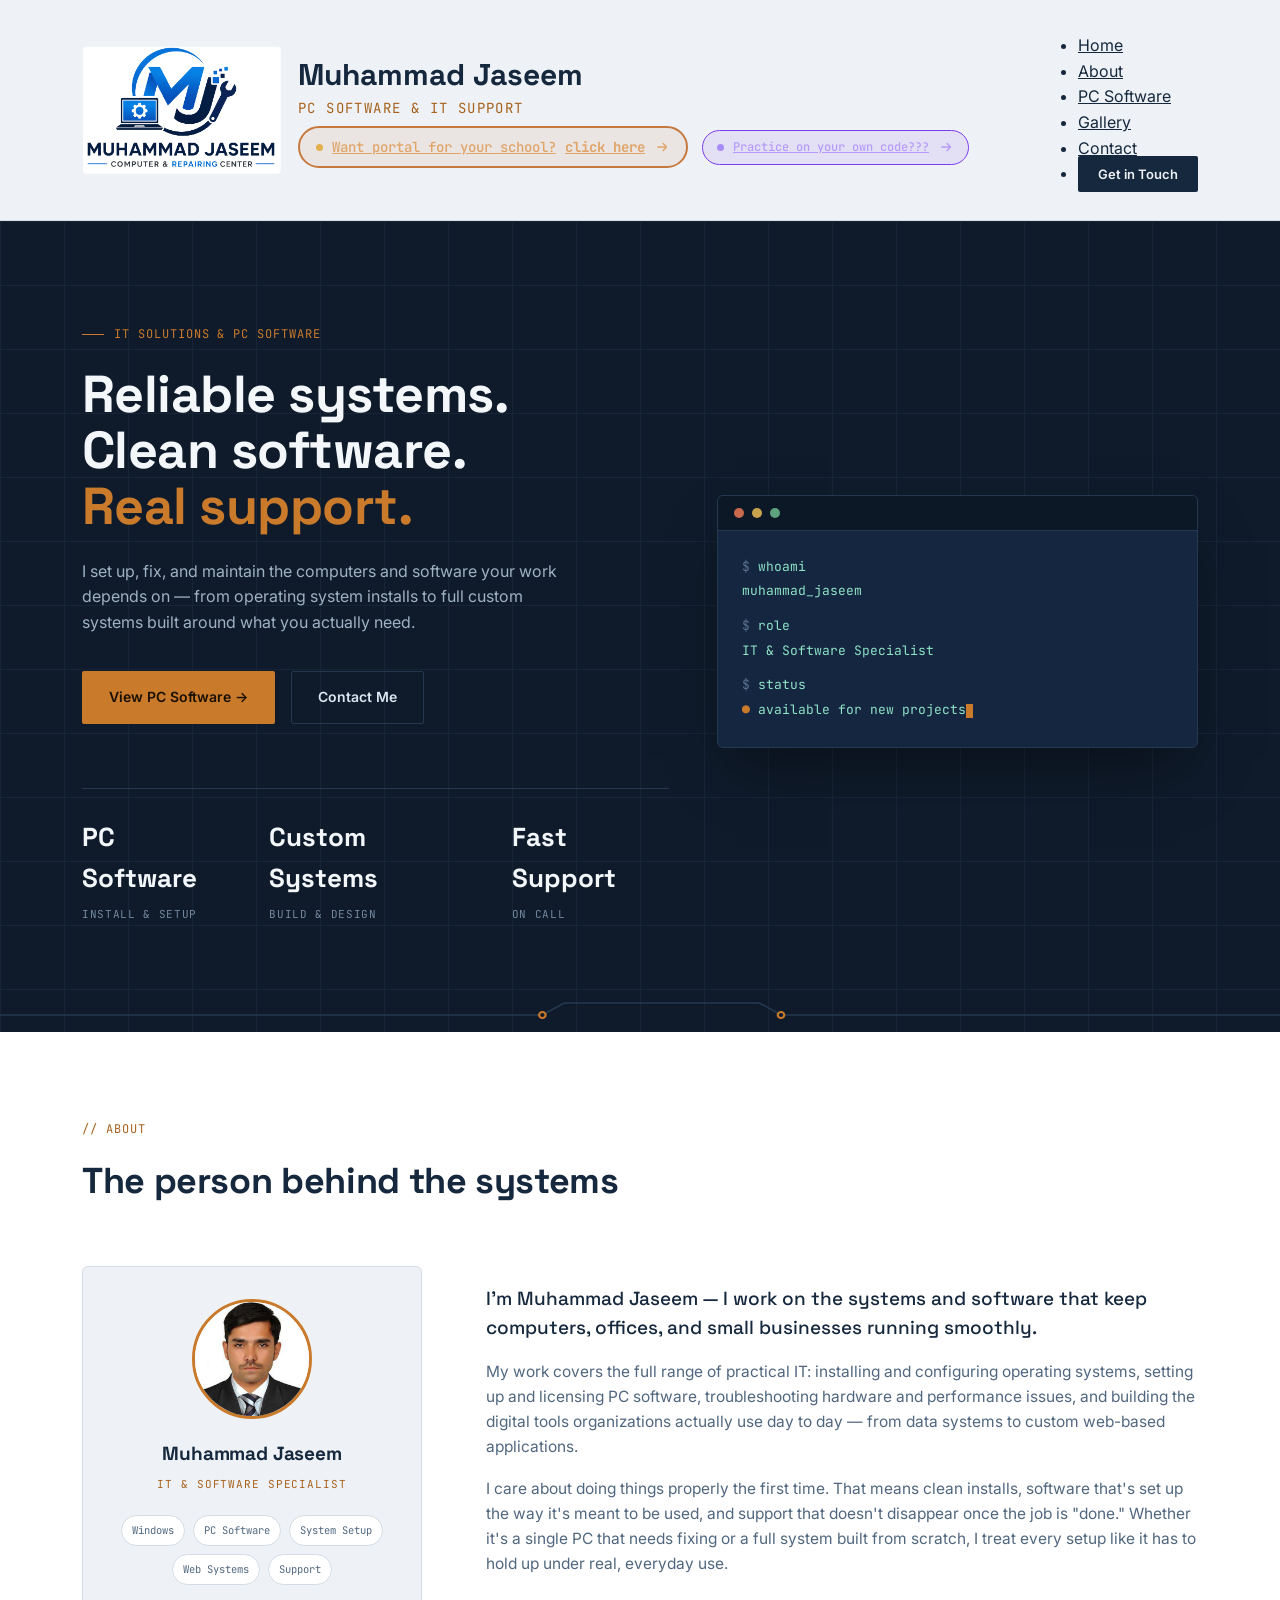
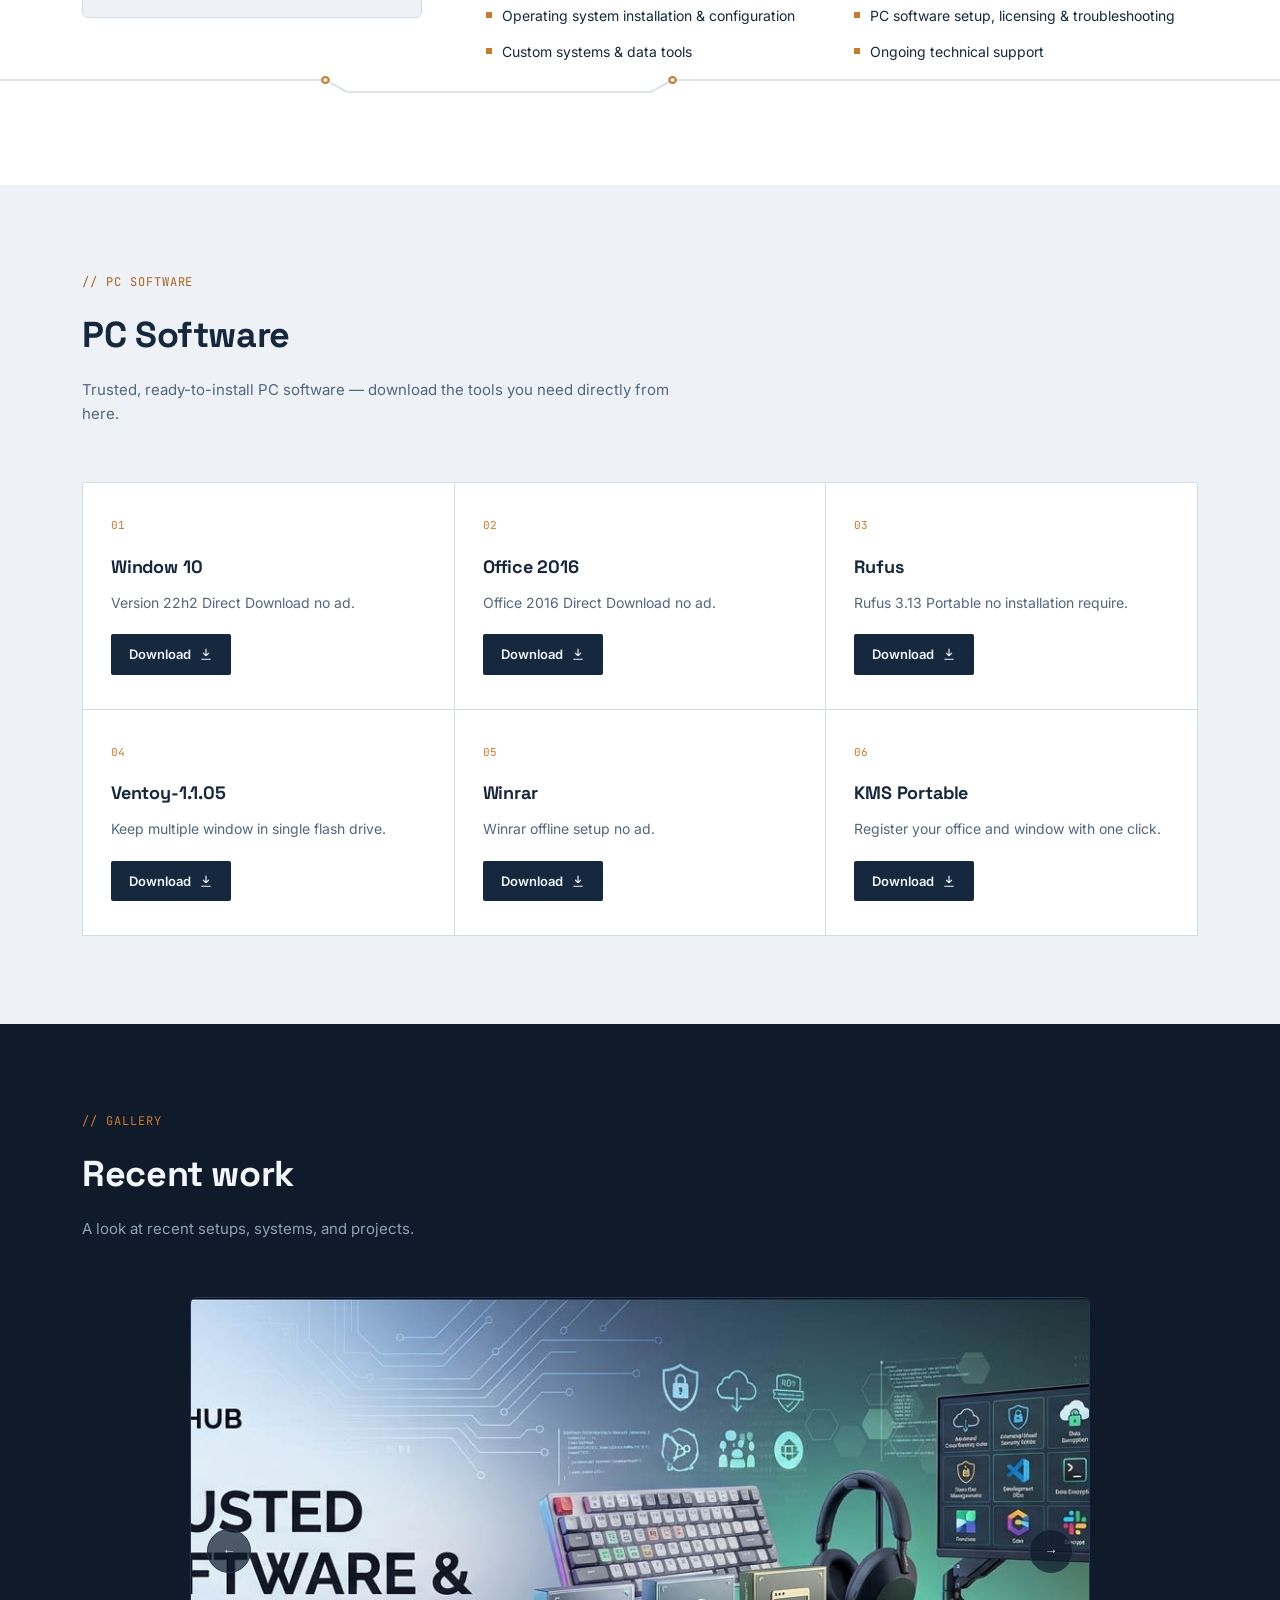
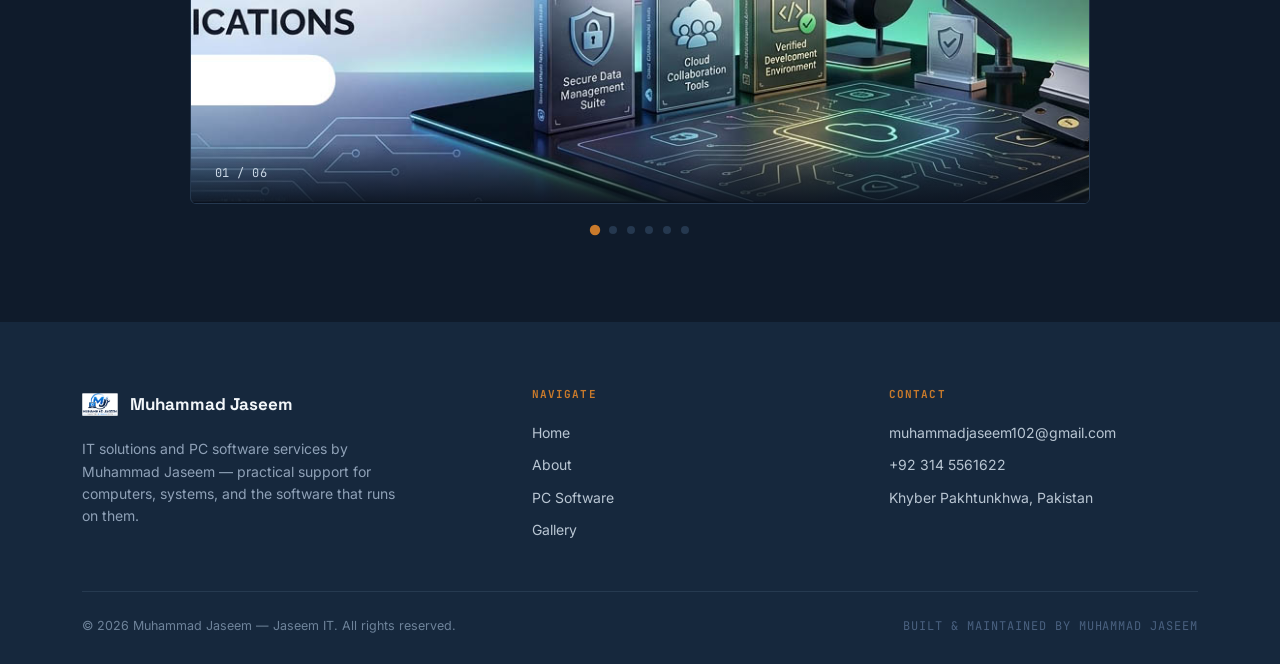
<file: index (1).html>
<!DOCTYPE html>
<html lang="en">
<head>
<meta charset="UTF-8">
<meta name="viewport" content="width=device-width, initial-scale=1.0">
<title>Muhammad Jaseem — PC Software &amp; IT Support</title>
<meta name="description" content="Muhammad Jaseem — IT solutions, PC software, system setup and technical support.">
<link rel="preconnect" href="https://fonts.googleapis.com">
<link rel="preconnect" href="https://fonts.gstatic.com" crossorigin>
<link href="https://fonts.googleapis.com/css2?family=Space+Grotesk:wght@400;500;600;700&family=Inter:wght@400;500;600&family=JetBrains+Mono:wght@400;500&display=swap" rel="stylesheet">
<link rel="stylesheet" href="styles.css">
</head>
<body>

<header>
  <div class="nav" id="navRow">
    <a href="#home" class="brand" id="navBrand">
      <img src="logo.png" alt="Logo monogram">
      <span class="brand-text" id="brandText"><strong>Muhammad Jaseem</strong><span>PC Software &amp; IT Support</span></span>
    </a>
    <div class="nav-header-actions" id="navHeaderActions">
      <a href="schoolportal.html" class="school-portal-btn header-btn">
        <span class="dot-live"></span>
        Want portal for your school? <strong>click here</strong>
        <svg width="16" height="16" viewBox="0 0 24 24" fill="none" stroke="currentColor" stroke-width="2"><path d="M5 12h14m0 0l-6-6m6 6l-6 6"/></svg>
      </a>
      <a href="live-preview.html" class="code-practice-btn header-btn" target="_blank" rel="noopener">
        <span class="dot-live2"></span>
        Practice on your own code???
        <svg width="16" height="16" viewBox="0 0 24 24" fill="none" stroke="currentColor" stroke-width="2"><path d="M5 12h14m0 0l-6-6m6 6l-6 6"/></svg>
      </a>
    </div>
    <button class="menu-btn" id="menuBtn" aria-label="Toggle menu" aria-expanded="false">
      <span></span><span></span><span></span>
    </button>
    <ul id="navList">
      <li><a href="#home">Home</a></li>
      <li><a href="#about">About</a></li>
      <li><a href="#services">PC Software</a></li>
      <li><a href="#gallery">Gallery</a></li>
      <li><a href="#contact">Contact</a></li>
      <li><a href="#contact" class="nav-cta">Get in Touch</a></li>
    </ul>
  </div>
</header>

<section class="hero" id="home">
  <div class="wrap hero-grid">
    <div>
      <span class="eyebrow mono">IT Solutions &amp; PC Software</span>
      <h1>Reliable systems.<br>Clean software.<br><em>Real support.</em></h1>
      <p class="lead">I set up, fix, and maintain the computers and software your work depends on — from operating system installs to full custom systems built around what you actually need.</p>
      <div class="hero-actions">
        <a href="#services" class="btn btn-primary">View PC Software →</a>
        <a href="#contact" class="btn btn-ghost">Contact Me</a>
      </div>
      <div class="hero-stats">
        <div><strong>PC Software</strong><span>Install &amp; Setup</span></div>
        <div><strong>Custom Systems</strong><span>Build &amp; Design</span></div>
        <div><strong>Fast Support</strong><span>On Call</span></div>
      </div>
    </div>
    <div class="terminal reveal">
      <div class="terminal-bar"><span></span><span></span><span></span></div>
      <div class="terminal-body">
        <div><span class="muted">$</span> whoami</div>
        <div>muhammad_jaseem</div>
        <div style="margin-top:10px;"><span class="muted">$</span> role</div>
        <div>IT &amp; Software Specialist</div>
        <div style="margin-top:10px;"><span class="muted">$</span> status</div>
        <div><span class="amber">●</span> available for new projects<span class="cursor"></span></div>
      </div>
    </div>
  </div>
  <svg class="trace trace-dark" viewBox="0 0 1180 34" preserveAspectRatio="none">
    <path d="M0 17 H500 L520 5 H700 L720 17 H1180"/>
    <circle cx="500" cy="17" r="3"/>
    <circle cx="720" cy="17" r="3"/>
  </svg>
</section>

<section class="about section-pad" id="about">
  <div class="wrap">
    <div class="head reveal">
      <span class="mono">// About</span>
      <h2>The person behind the systems</h2>
    </div>
    <div class="about-grid">
      <div class="about-card reveal">
        <div class="mono-badge"><img src="jaseem.jpg" alt="Muhammad Jaseem"></div>
        <h3>Muhammad Jaseem</h3>
        <div class="role">IT &amp; Software Specialist</div>
        <div class="tags">
          <span>Windows</span>
          <span>PC Software</span>
          <span>System Setup</span>
          <span>Web Systems</span>
          <span>Support</span>
        </div>
      </div>
      <div class="about-text reveal">
        <p>I'm Muhammad Jaseem — I work on the systems and software that keep computers, offices, and small businesses running smoothly.</p>
        <p>My work covers the full range of practical IT: installing and configuring operating systems, setting up and licensing PC software, troubleshooting hardware and performance issues, and building the digital tools organizations actually use day to day — from data systems to custom web-based applications.</p>
        <p>I care about doing things properly the first time. That means clean installs, software that's set up the way it's meant to be used, and support that doesn't disappear once the job is "done." Whether it's a single PC that needs fixing or a full system built from scratch, I treat every setup like it has to hold up under real, everyday use.</p>
        <div class="about-list">
          <div>Operating system installation &amp; configuration</div>
          <div>PC software setup, licensing &amp; troubleshooting</div>
          <div>Custom systems &amp; data tools</div>
          <div>Ongoing technical support</div>
        </div>
      </div>
    </div>
  </div>
  <svg class="trace trace-light" viewBox="0 0 1180 34" preserveAspectRatio="none">
    <path d="M0 17 H300 L320 29 H600 L620 17 H1180"/>
    <circle cx="300" cy="17" r="3"/>
    <circle cx="620" cy="17" r="3"/>
  </svg>
</section>

<!--
  PC SOFTWARE SECTION — edit each card below:
  - Replace the <h3> text with the real software name
  - Replace the <p> text with a short description
  - Replace href="#" on the .download-btn with your real download link
-->
<section class="services section-pad" id="services">
  <div class="wrap">
    <div class="head reveal">
      <span class="mono">// PC Software</span>
      <h2>PC Software</h2>
      <p>Trusted, ready-to-install PC software — download the tools you need directly from here.</p>
    </div>
  </div>
  <div class="wrap">
    <div class="service-grid reveal">
      <div class="service-card">
        <span class="service-num">01</span>
        <h3>Window 10</h3>
        <p>Version 22h2 Direct Download no ad.</p>
        <a href="https://1drv.ms/u/c/811d40717c4d380b/IQDU4n7dnGkITIDXcMk6vXhyARoQp022ZUneZMYTfKJcllU?e=8reIYm" class="download-btn">Download <svg width="14" height="14" viewBox="0 0 24 24" fill="none" stroke="currentColor" stroke-width="2"><path d="M12 3v12m0 0l-5-5m5 5l5-5M4 21h16"/></svg></a>
      </div>
      <div class="service-card">
        <span class="service-num">02</span>
        <h3>Office 2016</h3>
        <p>Office 2016 Direct Download no ad.</p>
        <a href="https://drive.google.com/file/d/1j8tOpGEqeUTuxLc2lfMPCIos-4FmxjDa/view?usp=sharing" class="download-btn">Download <svg width="14" height="14" viewBox="0 0 24 24" fill="none" stroke="currentColor" stroke-width="2"><path d="M12 3v12m0 0l-5-5m5 5l5-5M4 21h16"/></svg></a>
      </div>
      <div class="service-card">
        <span class="service-num">03</span>
        <h3>Rufus</h3>
        <p>Rufus 3.13 Portable no installation require.</p>
        <a href="https://1drv.ms/u/c/811d40717c4d380b/IQAHdB32qW5qRr1YD2Vf3FPaAaGW2xcC9HteYPH8YbAiKmY?e=rEmhi9" class="download-btn">Download <svg width="14" height="14" viewBox="0 0 24 24" fill="none" stroke="currentColor" stroke-width="2"><path d="M12 3v12m0 0l-5-5m5 5l5-5M4 21h16"/></svg></a>
      </div>
      <div class="service-card">
        <span class="service-num">04</span>
        <h3>Ventoy-1.1.05</h3>
        <p>Keep multiple window in single flash drive.</p>
        <a href="https://1drv.ms/u/c/811d40717c4d380b/IQCy2WptJSY0Rba3Gno39gmAAUW-76iLEEBN4kv8CothCfU?e=LfqZdl" class="download-btn">Download <svg width="14" height="14" viewBox="0 0 24 24" fill="none" stroke="currentColor" stroke-width="2"><path d="M12 3v12m0 0l-5-5m5 5l5-5M4 21h16"/></svg></a>
      </div>
      <div class="service-card">
        <span class="service-num">05</span>
        <h3>Winrar</h3>
        <p>Winrar offline setup no ad.</p>
        <a href="https://1drv.ms/u/c/811d40717c4d380b/IQB6JpXOxfVLQ6-hr01cCbn-ARQ3BzLFMeyHfn2fI5MUNhM?e=jsxS61" class="download-btn">Download <svg width="14" height="14" viewBox="0 0 24 24" fill="none" stroke="currentColor" stroke-width="2"><path d="M12 3v12m0 0l-5-5m5 5l5-5M4 21h16"/></svg></a>
      </div>
      <div class="service-card">
        <span class="service-num">06</span>
        <h3>KMS Portable</h3>
        <p>Register your office and window with one click.</p>
        <a href="https://1drv.ms/u/c/811d40717c4d380b/IQAVwjMYImefS7YUSmcF1ZN9AeCHew1RHW29HN9ijG6NHKI?e=zez0hN" class="download-btn">Download <svg width="14" height="14" viewBox="0 0 24 24" fill="none" stroke="currentColor" stroke-width="2"><path d="M12 3v12m0 0l-5-5m5 5l5-5M4 21h16"/></svg></a>
      </div>
    </div>
  </div>
</section>
<section class="gallery section-pad" id="gallery">
  <div class="wrap">
    <div class="head reveal">
      <span class="mono">// Gallery</span>
      <h2>Recent work</h2>
      <p>A look at recent setups, systems, and projects.</p>
    </div>
    <div class="slider reveal" id="slider">
      <div class="slider-track" id="sliderTrack">
        <div class="slide"><img src="image1.jpg" alt="Project image 1"><div class="slide-caption">01 / 06</div></div>
        <div class="slide"><img src="image2.jpg" alt="Project image 2"><div class="slide-caption">02 / 06</div></div>
        <div class="slide"><img src="image3.jpg" alt="Project image 3"><div class="slide-caption">03 / 06</div></div>
        <div class="slide"><img src="image4.jpg" alt="Project image 4"><div class="slide-caption">04 / 06</div></div>
        <div class="slide"><img src="image5.jpg" alt="Project image 5"><div class="slide-caption">05 / 06</div></div>
        <div class="slide"><img src="image6.jpg" alt="Project image 6"><div class="slide-caption">06 / 06</div></div>
      </div>
      <button class="slider-arrow prev" id="prevBtn" aria-label="Previous slide">&#8592;</button>
      <button class="slider-arrow next" id="nextBtn" aria-label="Next slide">&#8594;</button>
    </div>
    <div class="slider-dots" id="sliderDots"></div>
  </div>
</section>

<footer id="contact">
  <div class="wrap">
    <div class="footer-grid">
      <div>
        <div class="footer-brand">
          <img src="logo.png" alt="Logo monogram">
          <strong>Muhammad Jaseem</strong>
        </div>
        <p style="font-size:14px; color:#8FA1B7; max-width:320px;">IT solutions and PC software services by Muhammad Jaseem — practical support for computers, systems, and the software that runs on them.</p>
      </div>
      <div>
        <h4>Navigate</h4>
        <ul>
          <li><a href="#home">Home</a></li>
          <li><a href="#about">About</a></li>
          <li><a href="#services">PC Software</a></li>
          <li><a href="#gallery">Gallery</a></li>
        </ul>
      </div>
      <div>
        <h4>Contact</h4>
        <ul>
          <li><a href="mailto:muhammadjaseem102@gmail.com">muhammadjaseem102@gmail.com</a></li>
          <li><a href="tel:+923145561622">+92 314 5561622</a></li>
          <li>Khyber Pakhtunkhwa, Pakistan</li>
        </ul>
      </div>
    </div>
    <div class="foot-bottom">
      <span>© <span id="year"></span> Muhammad Jaseem — Jaseem IT. All rights reserved.</span>
      <span class="mono" style="color:#4A6180;">Built &amp; maintained by Muhammad Jaseem</span>
    </div>
  </div>
</footer>

<style>
  .school-portal-btn{
    display:inline-flex;
    align-items:center;
    gap:9px;
    margin-top:22px;
    padding:10px 18px;
    border-radius:999px;
    background:rgba(198,121,62,.10);
    border:1px solid #C6793E;
    color:#E0A468;
    font-family:'JetBrains Mono',monospace;
    font-size:13.5px;
    font-weight:500;
    transition:background .15s ease, transform .15s ease;
  }
  .school-portal-btn strong{color:#E0A468;font-weight:700;}
  .school-portal-btn:hover{background:rgba(198,121,62,.2);transform:translateY(-1px);}
  .school-portal-btn .dot-live{
    width:7px;height:7px;border-radius:50%;
    background:#E2B04C;
    box-shadow:0 0 0 0 rgba(226,176,76,.6);
    animation:pulse-dot 1.8s infinite;
  }
  @keyframes pulse-dot{
    0%{box-shadow:0 0 0 0 rgba(226,176,76,.5);}
    70%{box-shadow:0 0 0 8px rgba(226,176,76,0);}
    100%{box-shadow:0 0 0 0 rgba(226,176,76,0);}
  }
  @media (max-width:520px){
    .school-portal-btn{font-size:12.5px;padding:9px 14px;}
  }

  .code-practice-btn{
    display:inline-flex;
    align-items:center;
    gap:9px;
    margin-top:18px;
    padding:10px 18px;
    border-radius:999px;
    background:rgba(124,58,237,.10);
    border:1px solid #7C3AED;
    color:#B69CF8;
    font-family:'JetBrains Mono',monospace;
    font-size:13.5px;
    font-weight:500;
    transition:background .15s ease, transform .15s ease;
  }
  .code-practice-btn:hover{background:rgba(124,58,237,.22);transform:translateY(-1px);}
  .code-practice-btn .dot-live2{
    width:7px;height:7px;border-radius:50%;
    background:#A78BFA;
    box-shadow:0 0 0 0 rgba(167,139,250,.6);
    animation:pulse-dot2 1.8s infinite;
  }
  @keyframes pulse-dot2{
    0%{box-shadow:0 0 0 0 rgba(167,139,250,.5);}
    70%{box-shadow:0 0 0 8px rgba(167,139,250,0);}
    100%{box-shadow:0 0 0 0 rgba(167,139,250,0);}
  }
  @media (max-width:520px){
    .code-practice-btn{font-size:12.5px;padding:9px 14px;}
  }

  /* Position of the action buttons is calculated in JS (see script below)
     so it always lines up with the title's real left edge and sits just
     below it, regardless of the logo/title sizing in the main stylesheet. */
  .nav{ position:relative; }
  .nav-header-actions{
    position:absolute;
    display:flex;
    align-items:center;
    gap:14px;
    flex-wrap:wrap;
    max-width:70%;
  }
  .header-btn{
    margin-top:0 !important;
    padding:7px 14px !important;
    font-size:12px !important;
    white-space:nowrap;
  }
  @media (max-width: 980px){
    .nav-header-actions{ display:none; } /* hidden on mobile nav; menu-btn/navList takes over */
  }

  /* Make the title a bit larger (reaching closer to the logo's top edge)
     and make the school-portal button's text/border more visible. */
  .brand-text strong{ position: relative; top: 20px; font-size:30px !important; line-height:3 !important; }
  .brand-text > span{ font-size:14px !important; }
  .school-portal-btn.header-btn{
    font-size:14px !important;
    border-width:2px !important;
    padding:8px 16px !important;
  }
  /* Top-align the title with the logo instead of vertically centering it */
  .brand{ align-items:flex-start !important; }
</style>

<script>
  // Position the header action buttons so their left edge matches the
  // title text's real left edge, and they sit just below the title —
  // measured from actual rendered positions so it works no matter what
  // the logo/title sizing turns out to be in the main stylesheet.
  function positionHeaderActions() {
    const nav = document.getElementById('navRow');
    const brandText = document.getElementById('brandText');
    const actions = document.getElementById('navHeaderActions');
    if (!nav || !brandText || !actions) return;
    if (getComputedStyle(actions).position !== 'absolute') return; // mobile: static, skip

    const navRect = nav.getBoundingClientRect();
    const textRect = brandText.getBoundingClientRect();

    const left = textRect.left - navRect.left;
    const top = (textRect.bottom - navRect.top) + 10; // small gap below the title

    actions.style.left = left + 'px';
    actions.style.top = top + 'px';
  }

  window.addEventListener('load', positionHeaderActions);
  window.addEventListener('resize', positionHeaderActions);
  // Fonts loading late can change text width/height — reposition once they're ready
  if (document.fonts && document.fonts.ready) {
    document.fonts.ready.then(positionHeaderActions);
  }
  positionHeaderActions(); // run immediately too, to avoid a flash at the wrong spot
</script>

<script>
  // Mobile menu
  const menuBtn = document.getElementById('menuBtn');
  const navList = document.getElementById('navList');
  menuBtn.addEventListener('click', () => {
    const open = navList.classList.toggle('open');
    menuBtn.setAttribute('aria-expanded', open);
  });
  navList.querySelectorAll('a').forEach(a => a.addEventListener('click', () => {
    navList.classList.remove('open');
  }));

  // Reveal on scroll
  const revealEls = document.querySelectorAll('.reveal');
  const io = new IntersectionObserver((entries) => {
    entries.forEach(e => { if(e.isIntersecting){ e.target.classList.add('in'); io.unobserve(e.target); } });
  }, { threshold: 0.15 });
  revealEls.forEach(el => io.observe(el));

  // Slider
  const track = document.getElementById('sliderTrack');
  const slides = track.querySelectorAll('.slide');
  const dotsWrap = document.getElementById('sliderDots');
  const prevBtn = document.getElementById('prevBtn');
  const nextBtn = document.getElementById('nextBtn');
  let idx = 0;
  let autoTimer;

  slides.forEach((_, i) => {
    const dot = document.createElement('button');
    if(i === 0) dot.classList.add('active');
    dot.setAttribute('aria-label', 'Go to slide ' + (i+1));
    dot.addEventListener('click', () => goTo(i));
    dotsWrap.appendChild(dot);
  });
  const dots = dotsWrap.querySelectorAll('button');

  function goTo(i){
    idx = (i + slides.length) % slides.length;
    track.style.transform = `translateX(-${idx * 100}%)`;
    dots.forEach((d, di) => d.classList.toggle('active', di === idx));
  }
  function next(){ goTo(idx + 1); }
  function prev(){ goTo(idx - 1); }

  nextBtn.addEventListener('click', () => { next(); resetAuto(); });
  prevBtn.addEventListener('click', () => { prev(); resetAuto(); });

  function startAuto(){ autoTimer = setInterval(next, 5000); }
  function resetAuto(){ clearInterval(autoTimer); startAuto(); }
  startAuto();

  const sliderEl = document.getElementById('slider');
  sliderEl.addEventListener('mouseenter', () => clearInterval(autoTimer));
  sliderEl.addEventListener('mouseleave', startAuto);

  document.getElementById('year').textContent = new Date().getFullYear();
</script>

</body>
</html>
</file>
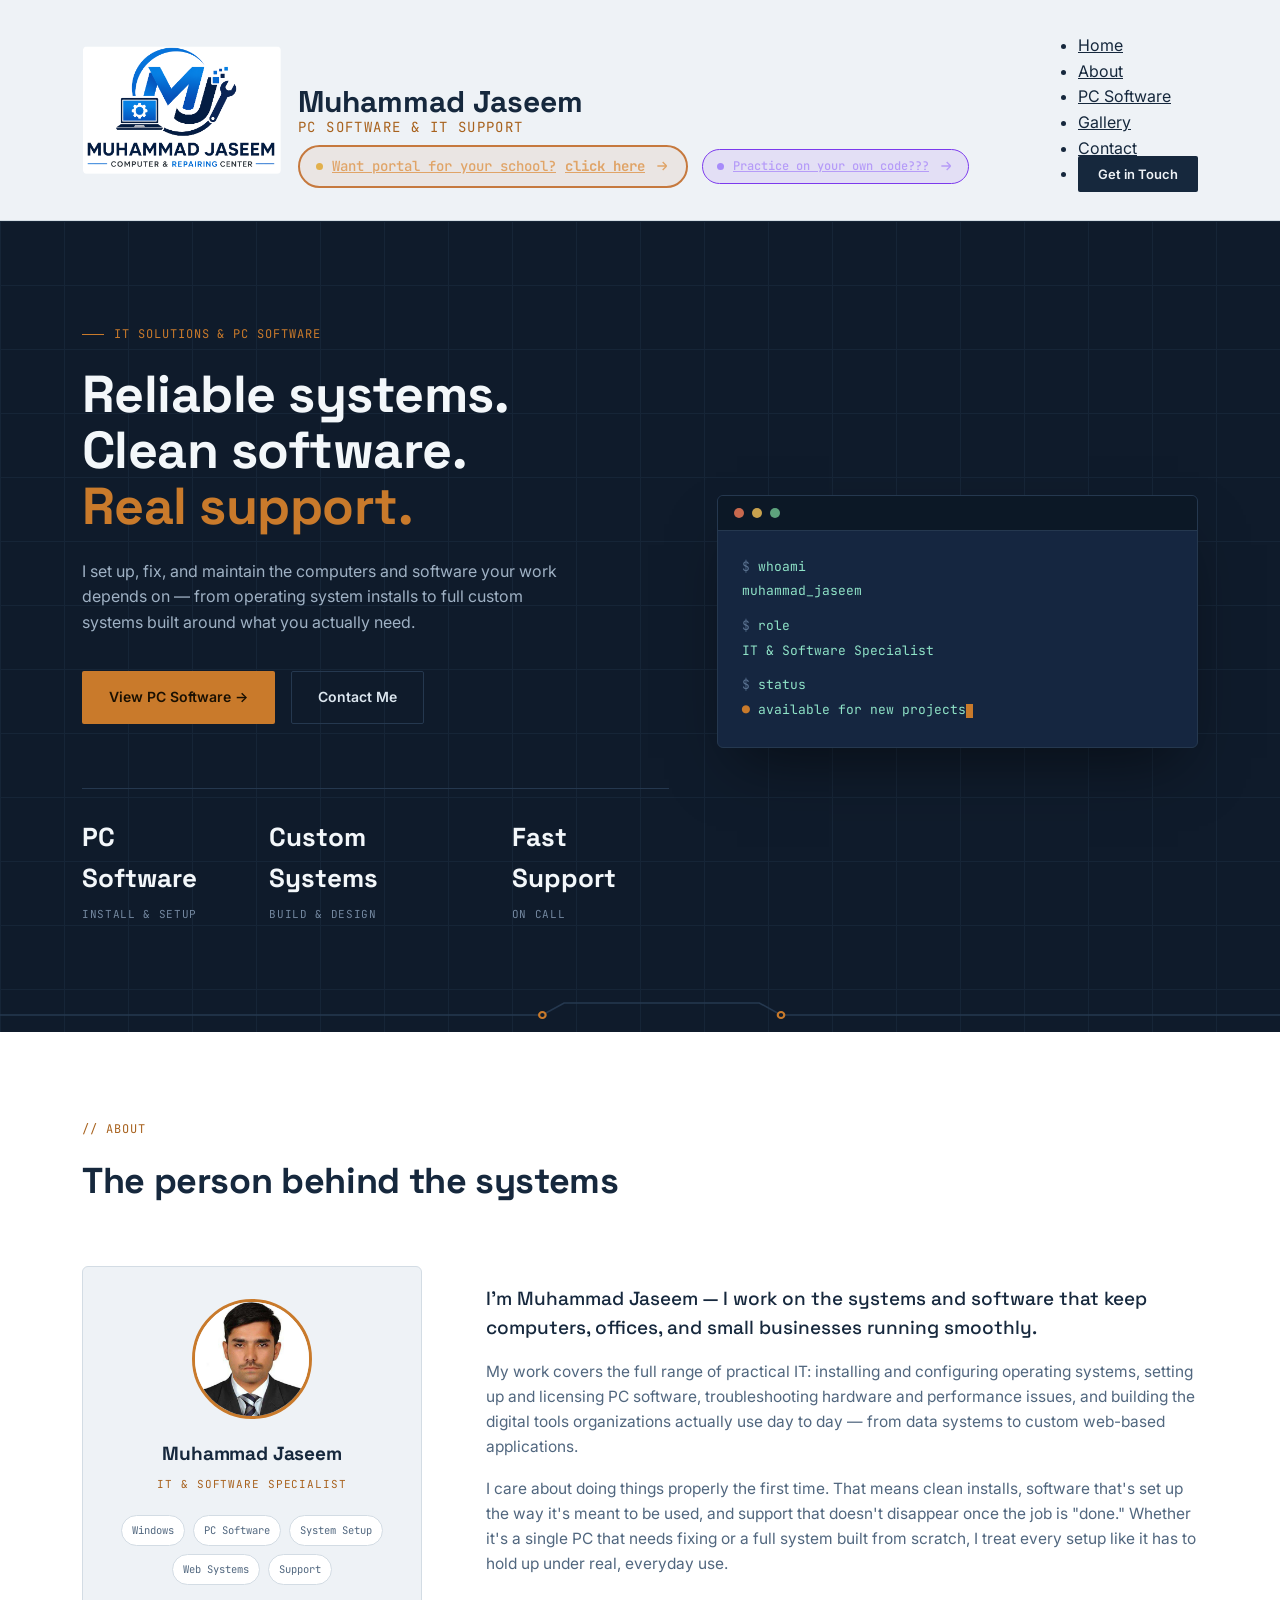
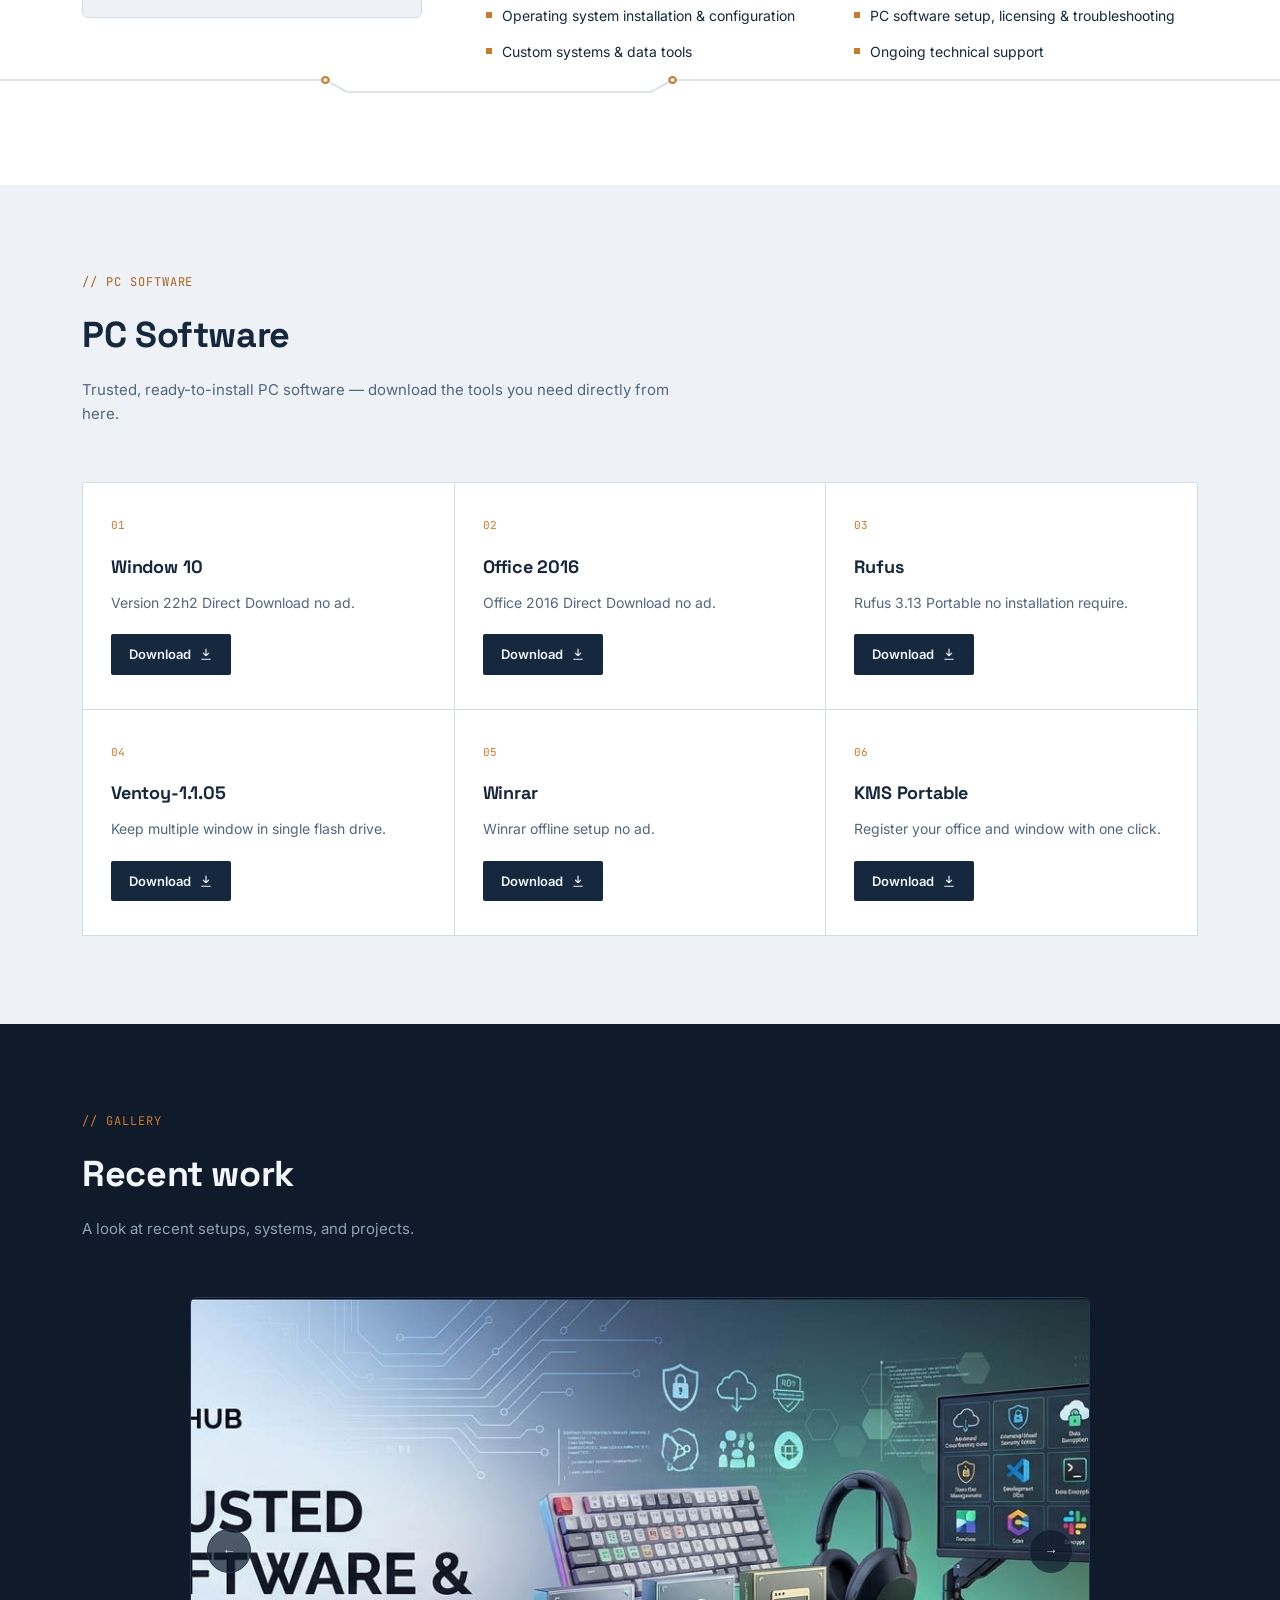
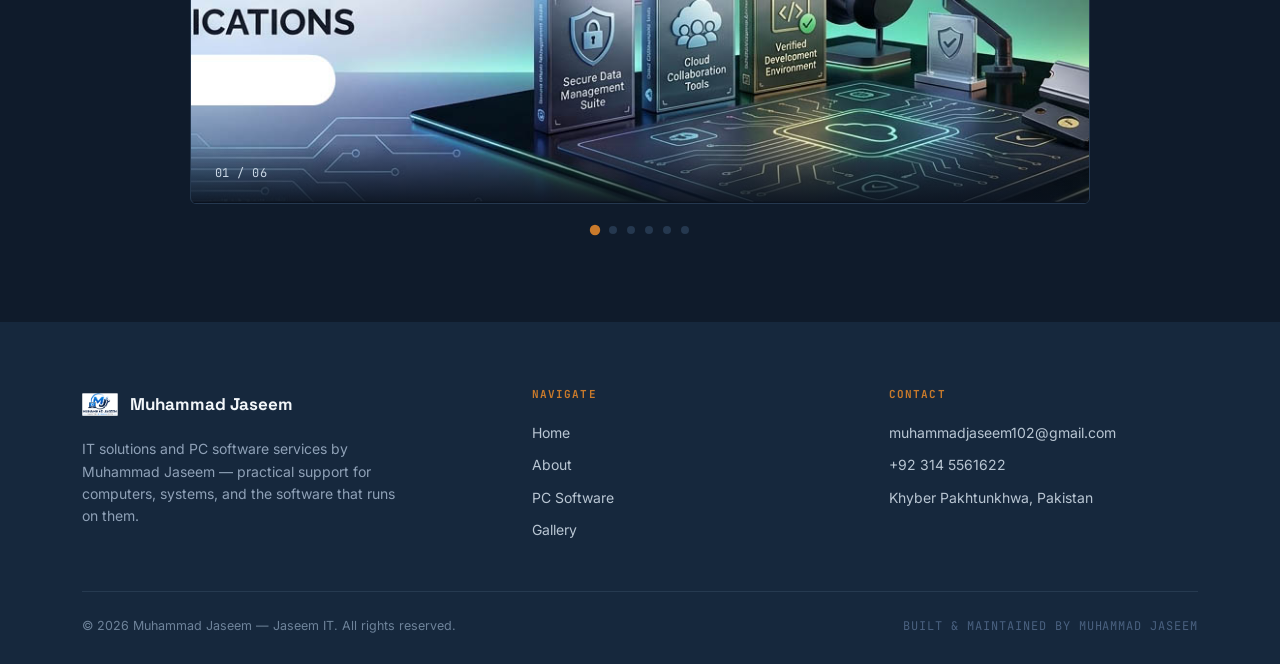
<file: index (2).html>
<!DOCTYPE html>
<html lang="en">
<head>
<meta charset="UTF-8">
<meta name="viewport" content="width=device-width, initial-scale=1.0">
<title>Muhammad Jaseem — PC Software &amp; IT Support</title>
<meta name="description" content="Muhammad Jaseem — IT solutions, PC software, system setup and technical support.">
<link rel="preconnect" href="https://fonts.googleapis.com">
<link rel="preconnect" href="https://fonts.gstatic.com" crossorigin>
<link href="https://fonts.googleapis.com/css2?family=Space+Grotesk:wght@400;500;600;700&family=Inter:wght@400;500;600&family=JetBrains+Mono:wght@400;500&display=swap" rel="stylesheet">
<link rel="stylesheet" href="styles.css">
</head>
<body>

<header>
  <div class="nav" id="navRow">
    <a href="#home" class="brand" id="navBrand">
      <img src="logo.png" alt="Logo monogram">
      <span class="brand-text" id="brandText"><strong>Muhammad Jaseem</strong><span>PC Software &amp; IT Support</span></span>
    </a>
    <div class="nav-header-actions" id="navHeaderActions">
      <a href="schoolportal.html" class="school-portal-btn header-btn">
        <span class="dot-live"></span>
        Want portal for your school? <strong>click here</strong>
        <svg width="16" height="16" viewBox="0 0 24 24" fill="none" stroke="currentColor" stroke-width="2"><path d="M5 12h14m0 0l-6-6m6 6l-6 6"/></svg>
      </a>
      <a href="live-preview.html" class="code-practice-btn header-btn" target="_blank" rel="noopener">
        <span class="dot-live2"></span>
        Practice on your own code???
        <svg width="16" height="16" viewBox="0 0 24 24" fill="none" stroke="currentColor" stroke-width="2"><path d="M5 12h14m0 0l-6-6m6 6l-6 6"/></svg>
      </a>
    </div>
    <button class="menu-btn" id="menuBtn" aria-label="Toggle menu" aria-expanded="false">
      <span></span><span></span><span></span>
    </button>
    <ul id="navList">
      <li><a href="#home">Home</a></li>
      <li><a href="#about">About</a></li>
      <li><a href="#services">PC Software</a></li>
      <li><a href="#gallery">Gallery</a></li>
      <li><a href="#contact">Contact</a></li>
      <li><a href="#contact" class="nav-cta">Get in Touch</a></li>
    </ul>
  </div>
</header>

<section class="hero" id="home">
  <div class="wrap hero-grid">
    <div>
      <span class="eyebrow mono">IT Solutions &amp; PC Software</span>
      <h1>Reliable systems.<br>Clean software.<br><em>Real support.</em></h1>
      <p class="lead">I set up, fix, and maintain the computers and software your work depends on — from operating system installs to full custom systems built around what you actually need.</p>
      <div class="hero-actions">
        <a href="#services" class="btn btn-primary">View PC Software →</a>
        <a href="#contact" class="btn btn-ghost">Contact Me</a>
      </div>
      <div class="hero-stats">
        <div><strong>PC Software</strong><span>Install &amp; Setup</span></div>
        <div><strong>Custom Systems</strong><span>Build &amp; Design</span></div>
        <div><strong>Fast Support</strong><span>On Call</span></div>
      </div>
    </div>
    <div class="terminal reveal">
      <div class="terminal-bar"><span></span><span></span><span></span></div>
      <div class="terminal-body">
        <div><span class="muted">$</span> whoami</div>
        <div>muhammad_jaseem</div>
        <div style="margin-top:10px;"><span class="muted">$</span> role</div>
        <div>IT &amp; Software Specialist</div>
        <div style="margin-top:10px;"><span class="muted">$</span> status</div>
        <div><span class="amber">●</span> available for new projects<span class="cursor"></span></div>
      </div>
    </div>
  </div>
  <svg class="trace trace-dark" viewBox="0 0 1180 34" preserveAspectRatio="none">
    <path d="M0 17 H500 L520 5 H700 L720 17 H1180"/>
    <circle cx="500" cy="17" r="3"/>
    <circle cx="720" cy="17" r="3"/>
  </svg>
</section>

<section class="about section-pad" id="about">
  <div class="wrap">
    <div class="head reveal">
      <span class="mono">// About</span>
      <h2>The person behind the systems</h2>
    </div>
    <div class="about-grid">
      <div class="about-card reveal">
        <div class="mono-badge"><img src="jaseem.jpg" alt="Muhammad Jaseem"></div>
        <h3>Muhammad Jaseem</h3>
        <div class="role">IT &amp; Software Specialist</div>
        <div class="tags">
          <span>Windows</span>
          <span>PC Software</span>
          <span>System Setup</span>
          <span>Web Systems</span>
          <span>Support</span>
        </div>
      </div>
      <div class="about-text reveal">
        <p>I'm Muhammad Jaseem — I work on the systems and software that keep computers, offices, and small businesses running smoothly.</p>
        <p>My work covers the full range of practical IT: installing and configuring operating systems, setting up and licensing PC software, troubleshooting hardware and performance issues, and building the digital tools organizations actually use day to day — from data systems to custom web-based applications.</p>
        <p>I care about doing things properly the first time. That means clean installs, software that's set up the way it's meant to be used, and support that doesn't disappear once the job is "done." Whether it's a single PC that needs fixing or a full system built from scratch, I treat every setup like it has to hold up under real, everyday use.</p>
        <div class="about-list">
          <div>Operating system installation &amp; configuration</div>
          <div>PC software setup, licensing &amp; troubleshooting</div>
          <div>Custom systems &amp; data tools</div>
          <div>Ongoing technical support</div>
        </div>
      </div>
    </div>
  </div>
  <svg class="trace trace-light" viewBox="0 0 1180 34" preserveAspectRatio="none">
    <path d="M0 17 H300 L320 29 H600 L620 17 H1180"/>
    <circle cx="300" cy="17" r="3"/>
    <circle cx="620" cy="17" r="3"/>
  </svg>
</section>

<!--
  PC SOFTWARE SECTION — edit each card below:
  - Replace the <h3> text with the real software name
  - Replace the <p> text with a short description
  - Replace href="#" on the .download-btn with your real download link
-->
<section class="services section-pad" id="services">
  <div class="wrap">
    <div class="head reveal">
      <span class="mono">// PC Software</span>
      <h2>PC Software</h2>
      <p>Trusted, ready-to-install PC software — download the tools you need directly from here.</p>
    </div>
  </div>
  <div class="wrap">
    <div class="service-grid reveal">
      <div class="service-card">
        <span class="service-num">01</span>
        <h3>Window 10</h3>
        <p>Version 22h2 Direct Download no ad.</p>
        <a href="https://1drv.ms/u/c/811d40717c4d380b/IQDU4n7dnGkITIDXcMk6vXhyARoQp022ZUneZMYTfKJcllU?e=8reIYm" class="download-btn">Download <svg width="14" height="14" viewBox="0 0 24 24" fill="none" stroke="currentColor" stroke-width="2"><path d="M12 3v12m0 0l-5-5m5 5l5-5M4 21h16"/></svg></a>
      </div>
      <div class="service-card">
        <span class="service-num">02</span>
        <h3>Office 2016</h3>
        <p>Office 2016 Direct Download no ad.</p>
        <a href="https://drive.google.com/file/d/1j8tOpGEqeUTuxLc2lfMPCIos-4FmxjDa/view?usp=sharing" class="download-btn">Download <svg width="14" height="14" viewBox="0 0 24 24" fill="none" stroke="currentColor" stroke-width="2"><path d="M12 3v12m0 0l-5-5m5 5l5-5M4 21h16"/></svg></a>
      </div>
      <div class="service-card">
        <span class="service-num">03</span>
        <h3>Rufus</h3>
        <p>Rufus 3.13 Portable no installation require.</p>
        <a href="https://1drv.ms/u/c/811d40717c4d380b/IQAHdB32qW5qRr1YD2Vf3FPaAaGW2xcC9HteYPH8YbAiKmY?e=rEmhi9" class="download-btn">Download <svg width="14" height="14" viewBox="0 0 24 24" fill="none" stroke="currentColor" stroke-width="2"><path d="M12 3v12m0 0l-5-5m5 5l5-5M4 21h16"/></svg></a>
      </div>
      <div class="service-card">
        <span class="service-num">04</span>
        <h3>Ventoy-1.1.05</h3>
        <p>Keep multiple window in single flash drive.</p>
        <a href="https://1drv.ms/u/c/811d40717c4d380b/IQCy2WptJSY0Rba3Gno39gmAAUW-76iLEEBN4kv8CothCfU?e=LfqZdl" class="download-btn">Download <svg width="14" height="14" viewBox="0 0 24 24" fill="none" stroke="currentColor" stroke-width="2"><path d="M12 3v12m0 0l-5-5m5 5l5-5M4 21h16"/></svg></a>
      </div>
      <div class="service-card">
        <span class="service-num">05</span>
        <h3>Winrar</h3>
        <p>Winrar offline setup no ad.</p>
        <a href="https://1drv.ms/u/c/811d40717c4d380b/IQB6JpXOxfVLQ6-hr01cCbn-ARQ3BzLFMeyHfn2fI5MUNhM?e=jsxS61" class="download-btn">Download <svg width="14" height="14" viewBox="0 0 24 24" fill="none" stroke="currentColor" stroke-width="2"><path d="M12 3v12m0 0l-5-5m5 5l5-5M4 21h16"/></svg></a>
      </div>
      <div class="service-card">
        <span class="service-num">06</span>
        <h3>KMS Portable</h3>
        <p>Register your office and window with one click.</p>
        <a href="https://1drv.ms/u/c/811d40717c4d380b/IQAVwjMYImefS7YUSmcF1ZN9AeCHew1RHW29HN9ijG6NHKI?e=zez0hN" class="download-btn">Download <svg width="14" height="14" viewBox="0 0 24 24" fill="none" stroke="currentColor" stroke-width="2"><path d="M12 3v12m0 0l-5-5m5 5l5-5M4 21h16"/></svg></a>
      </div>
    </div>
  </div>
</section>
<section class="gallery section-pad" id="gallery">
  <div class="wrap">
    <div class="head reveal">
      <span class="mono">// Gallery</span>
      <h2>Recent work</h2>
      <p>A look at recent setups, systems, and projects.</p>
    </div>
    <div class="slider reveal" id="slider">
      <div class="slider-track" id="sliderTrack">
        <div class="slide"><img src="image1.jpg" alt="Project image 1"><div class="slide-caption">01 / 06</div></div>
        <div class="slide"><img src="image2.jpg" alt="Project image 2"><div class="slide-caption">02 / 06</div></div>
        <div class="slide"><img src="image3.jpg" alt="Project image 3"><div class="slide-caption">03 / 06</div></div>
        <div class="slide"><img src="image4.jpg" alt="Project image 4"><div class="slide-caption">04 / 06</div></div>
        <div class="slide"><img src="image5.jpg" alt="Project image 5"><div class="slide-caption">05 / 06</div></div>
        <div class="slide"><img src="image6.jpg" alt="Project image 6"><div class="slide-caption">06 / 06</div></div>
      </div>
      <button class="slider-arrow prev" id="prevBtn" aria-label="Previous slide">&#8592;</button>
      <button class="slider-arrow next" id="nextBtn" aria-label="Next slide">&#8594;</button>
    </div>
    <div class="slider-dots" id="sliderDots"></div>
  </div>
</section>

<footer id="contact">
  <div class="wrap">
    <div class="footer-grid">
      <div>
        <div class="footer-brand">
          <img src="logo.png" alt="Logo monogram">
          <strong>Muhammad Jaseem</strong>
        </div>
        <p style="font-size:14px; color:#8FA1B7; max-width:320px;">IT solutions and PC software services by Muhammad Jaseem — practical support for computers, systems, and the software that runs on them.</p>
      </div>
      <div>
        <h4>Navigate</h4>
        <ul>
          <li><a href="#home">Home</a></li>
          <li><a href="#about">About</a></li>
          <li><a href="#services">PC Software</a></li>
          <li><a href="#gallery">Gallery</a></li>
        </ul>
      </div>
      <div>
        <h4>Contact</h4>
        <ul>
          <li><a href="mailto:muhammadjaseem102@gmail.com">muhammadjaseem102@gmail.com</a></li>
          <li><a href="tel:+923145561622">+92 314 5561622</a></li>
          <li>Khyber Pakhtunkhwa, Pakistan</li>
        </ul>
      </div>
    </div>
    <div class="foot-bottom">
      <span>© <span id="year"></span> Muhammad Jaseem — Jaseem IT. All rights reserved.</span>
      <span class="mono" style="color:#4A6180;">Built &amp; maintained by Muhammad Jaseem</span>
    </div>
  </div>
</footer>

<style>
  .school-portal-btn{
    display:inline-flex;
    align-items:center;
    gap:9px;
    margin-top:22px;
    padding:10px 18px;
    border-radius:999px;
    background:rgba(198,121,62,.10);
    border:1px solid #C6793E;
    color:#E0A468;
    font-family:'JetBrains Mono',monospace;
    font-size:13.5px;
    font-weight:500;
    transition:background .15s ease, transform .15s ease;
  }
  .school-portal-btn strong{color:#E0A468;font-weight:700;}
  .school-portal-btn:hover{background:rgba(198,121,62,.2);transform:translateY(-1px);}
  .school-portal-btn .dot-live{
    width:7px;height:7px;border-radius:50%;
    background:#E2B04C;
    box-shadow:0 0 0 0 rgba(226,176,76,.6);
    animation:pulse-dot 1.8s infinite;
  }
  @keyframes pulse-dot{
    0%{box-shadow:0 0 0 0 rgba(226,176,76,.5);}
    70%{box-shadow:0 0 0 8px rgba(226,176,76,0);}
    100%{box-shadow:0 0 0 0 rgba(226,176,76,0);}
  }
  @media (max-width:520px){
    .school-portal-btn{font-size:12.5px;padding:9px 14px;}
  }

  .code-practice-btn{
    display:inline-flex;
    align-items:center;
    gap:9px;
    margin-top:18px;
    padding:10px 18px;
    border-radius:999px;
    background:rgba(124,58,237,.10);
    border:1px solid #7C3AED;
    color:#B69CF8;
    font-family:'JetBrains Mono',monospace;
    font-size:13.5px;
    font-weight:500;
    transition:background .15s ease, transform .15s ease;
  }
  .code-practice-btn:hover{background:rgba(124,58,237,.22);transform:translateY(-1px);}
  .code-practice-btn .dot-live2{
    width:7px;height:7px;border-radius:50%;
    background:#A78BFA;
    box-shadow:0 0 0 0 rgba(167,139,250,.6);
    animation:pulse-dot2 1.8s infinite;
  }
  @keyframes pulse-dot2{
    0%{box-shadow:0 0 0 0 rgba(167,139,250,.5);}
    70%{box-shadow:0 0 0 8px rgba(167,139,250,0);}
    100%{box-shadow:0 0 0 0 rgba(167,139,250,0);}
  }
  @media (max-width:520px){
    .code-practice-btn{font-size:12.5px;padding:9px 14px;}
  }

  /* Position of the action buttons is calculated in JS (see script below)
     so it always lines up with the title's real left edge and sits just
     below it, regardless of the logo/title sizing in the main stylesheet. */
  .nav{ position:relative; }
  .nav-header-actions{
    position:absolute;
    display:flex;
    align-items:center;
    gap:14px;
    flex-wrap:wrap;
    max-width:70%;
  }
  .header-btn{
    margin-top:0 !important;
    padding:7px 14px !important;
    font-size:12px !important;
    white-space:nowrap;
  }
  @media (max-width: 980px){
    .nav-header-actions{ display:none; } /* hidden on mobile nav; menu-btn/navList takes over */
  }

  /* Make the title a bit larger (reaching closer to the logo's top edge)
     and make the school-portal button's text/border more visible. */
  .brand-text strong{ font-size:30px !important; line-height:1.15 !important; }
  .brand-text > span{ font-size:14px !important; }
  .school-portal-btn.header-btn{
    font-size:14px !important;
    border-width:2px !important;
    padding:8px 16px !important;
  }
</style>

<script>
  // Position the header action buttons so their left edge matches the
  // title text's real left edge, and they sit just below the title —
  // measured from actual rendered positions so it works no matter what
  // the logo/title sizing turns out to be in the main stylesheet.
  function positionHeaderActions() {
    const nav = document.getElementById('navRow');
    const brandText = document.getElementById('brandText');
    const actions = document.getElementById('navHeaderActions');
    if (!nav || !brandText || !actions) return;
    if (getComputedStyle(actions).position !== 'absolute') return; // mobile: static, skip

    const navRect = nav.getBoundingClientRect();
    const textRect = brandText.getBoundingClientRect();

    const left = textRect.left - navRect.left;
    const top = (textRect.bottom - navRect.top) + 10; // small gap below the title

    actions.style.left = left + 'px';
    actions.style.top = top + 'px';
  }

  window.addEventListener('load', positionHeaderActions);
  window.addEventListener('resize', positionHeaderActions);
  // Fonts loading late can change text width/height — reposition once they're ready
  if (document.fonts && document.fonts.ready) {
    document.fonts.ready.then(positionHeaderActions);
  }
  positionHeaderActions(); // run immediately too, to avoid a flash at the wrong spot
</script>

<script>
  // Mobile menu
  const menuBtn = document.getElementById('menuBtn');
  const navList = document.getElementById('navList');
  menuBtn.addEventListener('click', () => {
    const open = navList.classList.toggle('open');
    menuBtn.setAttribute('aria-expanded', open);
  });
  navList.querySelectorAll('a').forEach(a => a.addEventListener('click', () => {
    navList.classList.remove('open');
  }));

  // Reveal on scroll
  const revealEls = document.querySelectorAll('.reveal');
  const io = new IntersectionObserver((entries) => {
    entries.forEach(e => { if(e.isIntersecting){ e.target.classList.add('in'); io.unobserve(e.target); } });
  }, { threshold: 0.15 });
  revealEls.forEach(el => io.observe(el));

  // Slider
  const track = document.getElementById('sliderTrack');
  const slides = track.querySelectorAll('.slide');
  const dotsWrap = document.getElementById('sliderDots');
  const prevBtn = document.getElementById('prevBtn');
  const nextBtn = document.getElementById('nextBtn');
  let idx = 0;
  let autoTimer;

  slides.forEach((_, i) => {
    const dot = document.createElement('button');
    if(i === 0) dot.classList.add('active');
    dot.setAttribute('aria-label', 'Go to slide ' + (i+1));
    dot.addEventListener('click', () => goTo(i));
    dotsWrap.appendChild(dot);
  });
  const dots = dotsWrap.querySelectorAll('button');

  function goTo(i){
    idx = (i + slides.length) % slides.length;
    track.style.transform = `translateX(-${idx * 100}%)`;
    dots.forEach((d, di) => d.classList.toggle('active', di === idx));
  }
  function next(){ goTo(idx + 1); }
  function prev(){ goTo(idx - 1); }

  nextBtn.addEventListener('click', () => { next(); resetAuto(); });
  prevBtn.addEventListener('click', () => { prev(); resetAuto(); });

  function startAuto(){ autoTimer = setInterval(next, 5000); }
  function resetAuto(){ clearInterval(autoTimer); startAuto(); }
  startAuto();

  const sliderEl = document.getElementById('slider');
  sliderEl.addEventListener('mouseenter', () => clearInterval(autoTimer));
  sliderEl.addEventListener('mouseleave', startAuto);

  document.getElementById('year').textContent = new Date().getFullYear();
</script>

</body>
</html>
</file>
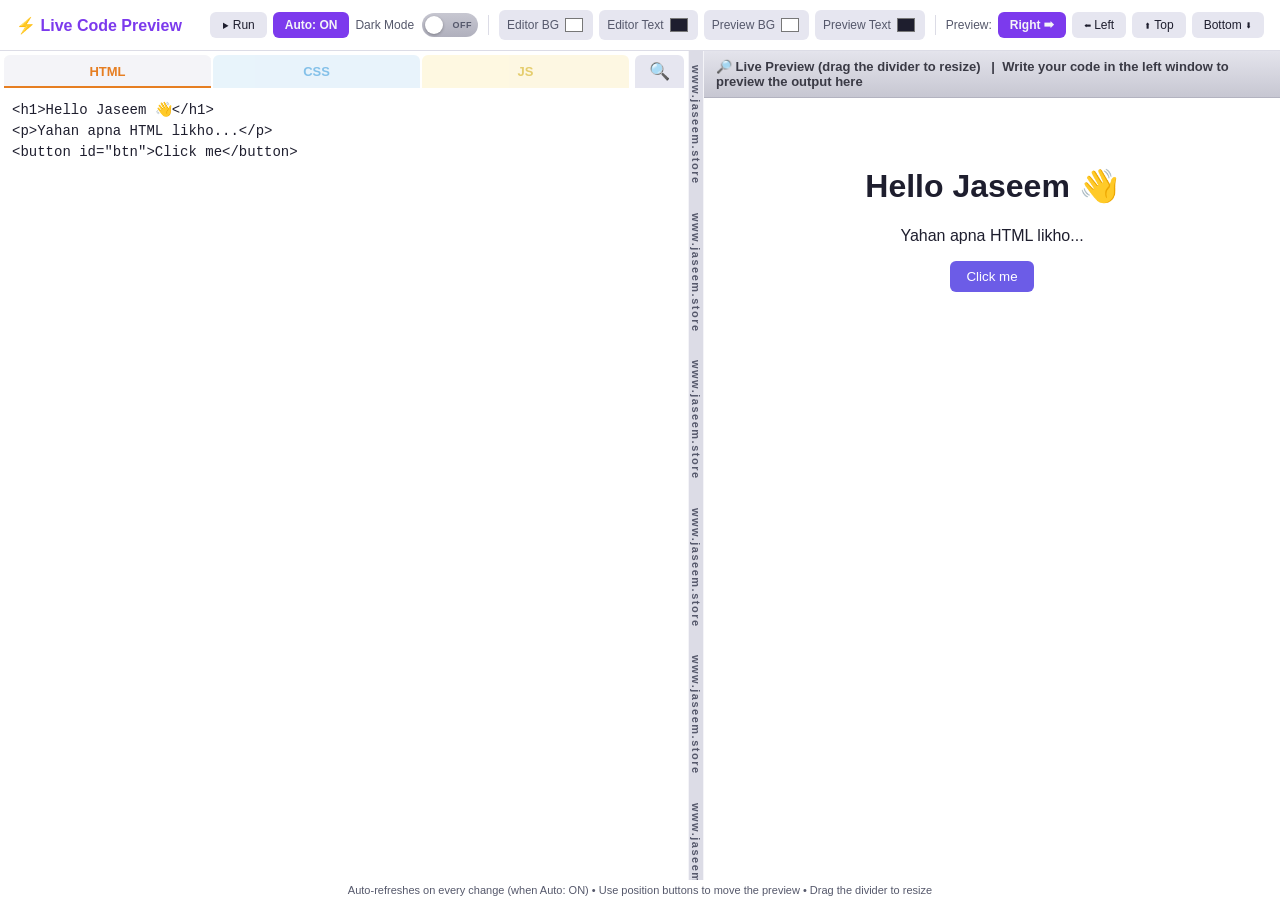
<file: live-preview.html>
<!DOCTYPE html>
<html lang="ur">
<head>
<meta charset="UTF-8">
<meta name="viewport" content="width=device-width, initial-scale=1.0">
<title>Live Code Preview</title>
<style>
  * { box-sizing: border-box; }
  :root {
    --app-bg: #f4f4f8;
    --panel-bg: #ffffff;
    --border-color: #dcdce6;
    --text-main: #1e1e2e;
    --text-dim: #55586b;
    --accent: #7c3aed;
    --btn-bg: #e6e6f0;
    --btn-hover: #d5d5e6;
    --editor-bg: #ffffff;
    --editor-text: #1e1e2e;
    --preview-bg: #ffffff;
    --preview-text: #1e1e2e;
  }
  body.dark-mode {
    --app-bg: #1e1e2e;
    --panel-bg: #181825;
    --border-color: #313244;
    --text-main: #e0e0e0;
    --text-dim: #a6adc8;
    --accent: #cba6f7;
    --btn-bg: #313244;
    --btn-hover: #45475a;
  }
  html, body {
    margin: 0;
    height: 100%;
    font-family: 'Segoe UI', Tahoma, sans-serif;
    background: var(--app-bg);
    color: var(--text-main);
    overflow: hidden;
  }
  body {
    display: flex;
    flex-direction: column;
    height: 100vh;
  }
  header {
    padding: 10px 16px;
    background: var(--panel-bg);
    display: flex;
    align-items: center;
    justify-content: space-between;
    border-bottom: 1px solid var(--border-color);
    flex-wrap: wrap;
    gap: 8px;
  }
  header h1 {
    font-size: 16px;
    margin: 0;
    color: var(--accent);
  }
  .btns { display: flex; gap: 6px; flex-wrap: wrap; align-items: center; }
  .btns button, .btns select {
    background: var(--btn-bg);
    color: var(--text-main);
    border: none;
    padding: 6px 12px;
    border-radius: 6px;
    cursor: pointer;
    font-size: 12px;
  }
  .btns button:hover { background: var(--btn-hover); }
  .btns button.active { background: var(--accent); color: var(--app-bg); font-weight: bold; }
  .sep { width: 1px; height: 20px; background: var(--border-color); margin: 0 4px; }

  /* Sliding toggle switch for Dark Mode — ON/OFF text lives inside the track itself */
  .switch-wrap {
    display: flex;
    align-items: center;
    gap: 8px;
    font-size: 12px;
    color: var(--text-dim);
  }
  .switch {
    position: relative;
    width: 56px;
    height: 24px;
    flex-shrink: 0;
  }
  .switch input { opacity: 0; width: 0; height: 0; }
  .switch-track {
    position: absolute;
    inset: 0;
    background: linear-gradient(#c7c7d1, #b0b0bd); /* silver = OFF */
    border-radius: 999px;
    cursor: pointer;
    transition: background 0.3s ease;
  }
  .switch-track::before {
    content: "";
    position: absolute;
    width: 18px;
    height: 18px;
    left: 3px;
    top: 3px;
    background: #ffffff;
    border-radius: 50%;
    box-shadow: 0 1px 3px rgba(0,0,0,0.3);
    transition: transform 0.3s ease;
    z-index: 2;
  }
  .switch-off-text, .switch-on-text {
    position: absolute;
    top: 50%;
    transform: translateY(-50%);
    font-size: 9px;
    font-weight: 800;
    letter-spacing: 0.5px;
    pointer-events: none;
    transition: opacity 0.2s ease;
  }
  .switch-off-text { right: 6px; color: #55586b; opacity: 1; }
  .switch-on-text { left: 6px; color: #ffffff; opacity: 0; }
  .switch input:checked + .switch-track {
    background: linear-gradient(#a78bfa, #7c3aed); /* colorful = ON */
  }
  .switch input:checked + .switch-track::before {
    transform: translateX(32px);
  }
  .switch input:checked ~ .switch-on-text { opacity: 1; }
  .switch input:checked ~ .switch-off-text { opacity: 0; }

  .color-picker-wrap {
    display: flex;
    align-items: center;
    gap: 4px;
    background: var(--btn-bg);
    padding: 4px 8px;
    border-radius: 6px;
  }
  .color-picker-wrap label {
    font-size: 12px;
    color: var(--text-dim);
    cursor: pointer;
  }
  .color-picker-wrap input[type="color"] {
    width: 22px;
    height: 22px;
    border: none;
    border-radius: 4px;
    padding: 0;
    cursor: pointer;
    background: none;
  }
  .color-pickers-group, .position-group {
    display: flex;
    align-items: center;
    gap: 6px;
    flex-wrap: wrap;
  }

  /* ---- Mobile responsive: preview can only go top/bottom, never left/right ---- */
  @media (max-width: 700px) {
    header { padding: 8px 10px; }
    .btns { width: 100%; }
    .color-pickers-group {
      width: 100%;
      justify-content: flex-start;
    }
    .position-group {
      width: 100%;
    }
    .posBtn[data-pos="left"], .posBtn[data-pos="right"] {
      display: none; /* only Top / Bottom allowed on small screens */
    }
  }

  main {
    flex: 1;
    display: flex;
    min-height: 0;
    position: relative;
  }
  main.dir-right { flex-direction: row; }
  main.dir-left { flex-direction: row-reverse; }
  main.dir-bottom { flex-direction: column; }
  main.dir-top { flex-direction: column-reverse; }

  .editor-pane, .preview-pane {
    display: flex;
    flex-direction: column;
    min-width: 0;
    min-height: 0;
    overflow: hidden;
  }
  .editor-pane { flex: 1; }
  .preview-pane {
    flex: 0 0 45%;
    position: relative;
  }

  .divider {
    background: var(--border-color);
    flex-shrink: 0;
    z-index: 5;
    position: relative;
  }
  main.dir-right .divider, main.dir-left .divider {
    width: 16px; cursor: col-resize;
    border-left: 1px solid var(--app-bg);
    border-right: 1px solid var(--app-bg);
  }
  main.dir-bottom .divider, main.dir-top .divider {
    height: 16px; cursor: row-resize;
    border-top: 1px solid var(--app-bg);
    border-bottom: 1px solid var(--app-bg);
  }
  .divider:hover, .divider.dragging { background: #111111; }

  /* Scrolling marquee text inside the separator — shows www.jaseem.store on a seamless loop
     (content is duplicated so at least two copies are always visible while scrolling) */
  .divider-marquee {
    position: absolute;
    inset: 0;
    overflow: hidden;
    pointer-events: none;
    display: flex;
    align-items: flex-start;
    justify-content: center;
  }
  .marquee-track {
    display: flex;
  }
  .marquee-track span {
    display: inline-block;
    white-space: nowrap;
    font-size: 11px;
    font-weight: 700;
    letter-spacing: 1.5px;
    color: var(--text-dim);
    transition: color 0.2s ease;
    flex-shrink: 0;
  }
  main.dir-right .marquee-track, main.dir-left .marquee-track {
    flex-direction: column;
    align-items: center;
    animation: marqueeVertical 9s linear infinite;
  }
  main.dir-right .marquee-track span, main.dir-left .marquee-track span {
    writing-mode: vertical-rl;
    text-orientation: mixed;
    padding: 14px 0;
  }
  main.dir-top .marquee-track, main.dir-bottom .marquee-track {
    flex-direction: row;
    animation: marqueeHorizontal 14s linear infinite;
  }
  main.dir-top .marquee-track span, main.dir-bottom .marquee-track span {
    padding: 0 16px;
  }
  @keyframes marqueeVertical {
    from { transform: translateY(0); }
    to   { transform: translateY(-50%); }
  }
  @keyframes marqueeHorizontal {
    from { transform: translateX(0); }
    to   { transform: translateX(-50%); }
  }
  .divider:hover .marquee-track span,
  .divider.dragging .marquee-track span { color: #ffffff; }

  .tabs {
    display: flex;
    background: var(--panel-bg);
    flex-shrink: 0;
    gap: 2px;
    padding: 4px 4px 0 4px;
  }
  .tabs button {
    flex: 1;
    padding: 8px;
    color: var(--text-dim);
    border: none;
    border-radius: 6px 6px 0 0;
    cursor: pointer;
    font-size: 13px;
    font-weight: 600;
    opacity: 0.6;
    transition: opacity 0.2s ease;
  }
  .tabs button:hover { opacity: 0.85; }
  .tabs button[data-tab="html"] { background: rgba(230, 126, 34, 0.18); color: #e67e22; }
  .tabs button[data-tab="css"]  { background: rgba(52, 152, 219, 0.18); color: #3498db; }
  .tabs button[data-tab="js"]   { background: rgba(241, 196, 15, 0.20); color: #d4ac0d; }
  .tabs button.active {
    opacity: 1;
    background: var(--app-bg);
    box-shadow: inset 0 -2px 0 currentColor;
  }
  #searchToggleBtn {
    flex: 0 0 auto;
    background: var(--btn-bg);
    color: var(--text-dim);
    font-size: 17px;
    padding: 6px 14px;
    border-radius: 6px 6px 0 0;
    margin-left: 4px;
    opacity: 1;
  }
  #searchToggleBtn:hover { background: var(--btn-hover); color: var(--accent); }
  #searchToggleBtn.active { background: var(--accent); color: #ffffff; }

  .search-bar {
    display: none;
    align-items: center;
    gap: 6px;
    padding: 6px 8px;
    background: var(--panel-bg);
    border-bottom: 1px solid var(--border-color);
    flex-shrink: 0;
  }
  .search-bar.active { display: flex; }
  .search-bar input {
    flex: 1;
    min-width: 0;
    background: var(--app-bg);
    color: var(--text-main);
    border: 1px solid var(--border-color);
    border-radius: 4px;
    padding: 5px 8px;
    font-size: 13px;
    outline: none;
  }
  .search-bar input:focus { border-color: var(--accent); }
  .search-bar button {
    background: var(--btn-bg);
    color: var(--text-main);
    border: none;
    border-radius: 4px;
    padding: 5px 9px;
    cursor: pointer;
    font-size: 12px;
  }
  .search-bar button:hover { background: var(--btn-hover); }
  .match-count {
    font-size: 11px;
    color: var(--text-dim);
    white-space: nowrap;
    min-width: 62px;
  }
  textarea {
    flex: 1;
    width: 100%;
    background: var(--editor-bg);
    color: var(--editor-text);
    border: none;
    outline: none;
    resize: none;
    padding: 12px;
    font-family: 'Consolas', 'Courier New', monospace;
    font-size: 14px;
    line-height: 1.5;
    display: none;
    tab-size: 2;
  }
  textarea.active { display: block; }
  .preview-pane iframe {
    flex: 1;
    width: 100%;
    border: none;
    background: var(--preview-bg);
  }
  .iframe-overlay {
    position: absolute;
    inset: 0;
    top: 33px; /* below preview-header */
    display: none;
    z-index: 10;
    cursor: inherit;
  }
  .iframe-overlay.active { display: block; }
  .preview-header {
    padding: 8px 12px;
    background: linear-gradient(to bottom, #e4e4ec, #c7c7d2);
    font-size: 13px;
    font-weight: 600;
    color: #3a3a45;
    flex-shrink: 0;
    user-select: none;
    border-bottom: 1px solid #b3b3c0;
  }
  footer {
    text-align: center;
    padding: 4px;
    font-size: 11px;
    color: var(--text-dim);
    background: var(--panel-bg);
    flex-shrink: 0;
  }
</style>
</head>
<body>

<header>
  <h1>⚡ Live Code Preview</h1>
  <div class="btns">
    <button id="runBtn">▶ Run</button>
    <button id="autoBtn" class="active">Auto: ON</button>
    <div class="switch-wrap">
      <span>Dark Mode</span>
      <label class="switch">
        <input type="checkbox" id="darkModeCheckbox">
        <span class="switch-track"></span>
        <span class="switch-on-text">ON</span>
        <span class="switch-off-text">OFF</span>
      </label>
    </div>
    <div class="sep"></div>
    <div class="color-pickers-group">
      <div class="color-picker-wrap">
        <label for="editorColor">Editor BG</label>
        <input type="color" id="editorColor" value="#ffffff">
      </div>
      <div class="color-picker-wrap">
        <label for="editorTextColor">Editor Text</label>
        <input type="color" id="editorTextColor" value="#1e1e2e">
      </div>
      <div class="color-picker-wrap">
        <label for="previewColor">Preview BG</label>
        <input type="color" id="previewColor" value="#ffffff">
      </div>
      <div class="color-picker-wrap">
        <label for="previewTextColor">Preview Text</label>
        <input type="color" id="previewTextColor" value="#1e1e2e">
      </div>
    </div>
    <div class="sep"></div>
    <div class="position-group">
      <span style="font-size:12px;color:var(--text-dim);">Preview:</span>
      <button data-pos="right" class="posBtn active">Right ➡</button>
      <button data-pos="left" class="posBtn">⬅ Left</button>
      <button data-pos="top" class="posBtn">⬆ Top</button>
      <button data-pos="bottom" class="posBtn">Bottom ⬇</button>
    </div>
  </div>
</header>

<main class="dir-right" id="mainArea">
  <div class="editor-pane" id="editorPane">
    <div class="tabs">
      <button class="tab-btn active" data-tab="html">HTML</button>
      <button class="tab-btn" data-tab="css">CSS</button>
      <button class="tab-btn" data-tab="js">JS</button>
      <button id="searchToggleBtn" title="Search in editor (Ctrl+F)">🔍</button>
    </div>
    <div class="search-bar" id="searchBar">
      <input type="text" id="searchInput" placeholder="Search in this tab...">
      <span id="matchCount" class="match-count"></span>
      <button id="searchPrevBtn" title="Previous match">▲</button>
      <button id="searchNextBtn" title="Next match">▼</button>
      <button id="searchCloseBtn" title="Close">✕</button>
    </div>
    <textarea id="html" class="active" spellcheck="false">&lt;h1&gt;Hello Jaseem 👋&lt;/h1&gt;
&lt;p&gt;Yahan apna HTML likho...&lt;/p&gt;
&lt;button id="btn"&gt;Click me&lt;/button&gt;</textarea>
    <textarea id="css" spellcheck="false">body {
  font-family: sans-serif;
  text-align: center;
  padding: 40px;
  color: #333;
}
button {
  padding: 8px 16px;
  border-radius: 6px;
  border: none;
  background: #6c5ce7;
  color: white;
  cursor: pointer;
}</textarea>
    <textarea id="js" spellcheck="false">document.getElementById('btn').addEventListener('click', () => {
  alert('Button pressed!');
});</textarea>
  </div>

  <div class="divider" id="divider">
    <div class="divider-marquee">
      <div class="marquee-track">
        <span>www.jaseem.store</span>
        <span>www.jaseem.store</span>
        <span>www.jaseem.store</span>
        <span>www.jaseem.store</span>
        <span>www.jaseem.store</span>
        <span>www.jaseem.store</span>
        <span>www.jaseem.store</span>
        <span>www.jaseem.store</span>
      </div>
    </div>
  </div>

  <div class="preview-pane" id="previewPane">
    <div class="preview-header">🔎 Live Preview (drag the divider to resize)&nbsp;&nbsp;&nbsp;|&nbsp;&nbsp;<span id="directionHint">Write your code in the left window to preview the output here</span></div>
    <iframe id="preview" title="preview"></iframe>
    <div class="iframe-overlay" id="iframeOverlay"></div>
  </div>
</main>

<footer>Auto-refreshes on every change (when Auto: ON) • Use position buttons to move the preview • Drag the divider to resize</footer>

<script>
  const htmlEl = document.getElementById('html');
  const cssEl = document.getElementById('css');
  const jsEl = document.getElementById('js');
  const iframe = document.getElementById('preview');
  const tabs = document.querySelectorAll('.tab-btn');
  const textareas = document.querySelectorAll('textarea');
  const autoBtn = document.getElementById('autoBtn');
  const runBtn = document.getElementById('runBtn');
  const mainArea = document.getElementById('mainArea');
  const divider = document.getElementById('divider');
  const previewPane = document.getElementById('previewPane');
  const posBtns = document.querySelectorAll('.posBtn');
  const iframeOverlay = document.getElementById('iframeOverlay');
  const darkModeCheckbox = document.getElementById('darkModeCheckbox');
  const editorColor = document.getElementById('editorColor');
  const editorTextColor = document.getElementById('editorTextColor');
  const previewColor = document.getElementById('previewColor');
  const previewTextColor = document.getElementById('previewTextColor');
  const searchToggleBtn = document.getElementById('searchToggleBtn');
  const searchBar = document.getElementById('searchBar');
  const searchInput = document.getElementById('searchInput');
  const searchPrevBtn = document.getElementById('searchPrevBtn');
  const searchNextBtn = document.getElementById('searchNextBtn');
  const searchCloseBtn = document.getElementById('searchCloseBtn');
  const matchCount = document.getElementById('matchCount');

  let autoRun = true;

  tabs.forEach(btn => {
    btn.addEventListener('click', () => {
      tabs.forEach(b => b.classList.remove('active'));
      textareas.forEach(t => t.classList.remove('active'));
      btn.classList.add('active');
      document.getElementById(btn.dataset.tab).classList.add('active');
    });
  });

  function runCode() {
    const previewBg = previewColor.value;
    const previewText = previewTextColor.value;
    const doc = `
      <!DOCTYPE html>
      <html style="background:${previewBg};">
      <head><style>${cssEl.value}</style></head>
      <body style="background:${previewBg} !important; color:${previewText} !important;">${htmlEl.value}
        <script>${jsEl.value}<\/script>
      </body>
      </html>
    `;
    iframe.srcdoc = doc;
  }

  let timeout;
  function debounceRun() {
    if (!autoRun) return;
    clearTimeout(timeout);
    timeout = setTimeout(runCode, 400);
  }

  [htmlEl, cssEl, jsEl].forEach(el => el.addEventListener('input', debounceRun));
  runBtn.addEventListener('click', runCode);

  autoBtn.addEventListener('click', () => {
    autoRun = !autoRun;
    autoBtn.textContent = 'Auto: ' + (autoRun ? 'ON' : 'OFF');
    autoBtn.classList.toggle('active', autoRun);
  });

  // Tab key support
  textareas.forEach(t => {
    t.addEventListener('keydown', (e) => {
      if (e.key === 'Tab') {
        e.preventDefault();
        const start = t.selectionStart, end = t.selectionEnd;
        t.value = t.value.substring(0, start) + '  ' + t.value.substring(end);
        t.selectionStart = t.selectionEnd = start + 2;
      }
    });
  });

  // ---- Position switching ----
  const directionHint = document.getElementById('directionHint');
  // When the preview sits on a given side, the editor is on the opposite side —
  // this map gives the word describing where the editor actually is.
  const editorSideFor = { right: 'left', left: 'right', bottom: 'above', top: 'below' };

  function updateDirectionHint(pos) {
    directionHint.textContent = `Write your code in the ${editorSideFor[pos]} window to preview the output here`;
  }

  posBtns.forEach(btn => {
    btn.addEventListener('click', () => {
      posBtns.forEach(b => b.classList.remove('active'));
      btn.classList.add('active');
      const pos = btn.dataset.pos;
      mainArea.className = 'dir-' + pos;
      previewPane.style.flex = '0 0 45%';
      updateDirectionHint(pos);
    });
  });

  // ---- Mobile: default preview to Bottom, and never allow Left/Right ----
  const MOBILE_BREAKPOINT = 700;
  function isMobile() { return window.innerWidth <= MOBILE_BREAKPOINT; }

  function setPosition(pos) {
    posBtns.forEach(b => b.classList.toggle('active', b.dataset.pos === pos));
    mainArea.className = 'dir-' + pos;
    previewPane.style.flex = '0 0 45%';
    updateDirectionHint(pos);
  }

  function applyMobileDefaultIfNeeded() {
    if (!isMobile()) return;
    const currentPos = mainArea.className.replace('dir-', '');
    if (currentPos === 'left' || currentPos === 'right') {
      setPosition('bottom');
    }
  }

  if (isMobile()) {
    setPosition('bottom');
  } else {
    updateDirectionHint('right'); // matches the default position on load
  }

  window.addEventListener('resize', applyMobileDefaultIfNeeded);

  // ---- Divider drag to resize ----
  let dragging = false;

  function startDrag() {
    dragging = true;
    divider.classList.add('dragging');
    document.body.style.userSelect = 'none';
    iframeOverlay.classList.add('active'); // blocks iframe from stealing mouse events
  }

  function stopDrag() {
    if (!dragging) return;
    dragging = false;
    divider.classList.remove('dragging');
    document.body.style.userSelect = '';
    iframeOverlay.classList.remove('active');
  }

  divider.addEventListener('mousedown', startDrag);

  window.addEventListener('mousemove', (e) => {
    if (!dragging) return;
    resizeTo(e.clientX, e.clientY);
  });

  window.addEventListener('mouseup', stopDrag);
  window.addEventListener('mouseleave', stopDrag);
  // Safety net: if the button isn't actually held down anymore, stop dragging
  window.addEventListener('mousemove', (e) => {
    if (dragging && e.buttons === 0) stopDrag();
  });

  divider.addEventListener('touchstart', startDrag);
  window.addEventListener('touchmove', (e) => {
    if (!dragging) return;
    const touch = e.touches[0];
    resizeTo(touch.clientX, touch.clientY);
  });
  window.addEventListener('touchend', stopDrag);
  window.addEventListener('touchcancel', stopDrag);

  function resizeTo(x, y) {
    const rect = mainArea.getBoundingClientRect();
    const dir = mainArea.className;
    let newSize;
    if (dir === 'dir-right') {
      newSize = rect.right - x;
      newSize = Math.max(150, Math.min(newSize, rect.width - 150));
    } else if (dir === 'dir-left') {
      newSize = x - rect.left;
      newSize = Math.max(150, Math.min(newSize, rect.width - 150));
    } else if (dir === 'dir-bottom') {
      newSize = rect.bottom - y;
      newSize = Math.max(100, Math.min(newSize, rect.height - 100));
    } else if (dir === 'dir-top') {
      newSize = y - rect.top;
      newSize = Math.max(100, Math.min(newSize, rect.height - 100));
    }
    previewPane.style.flex = '0 0 ' + newSize + 'px';
  }

  // ---- Dark / Light mode ----
  darkModeCheckbox.addEventListener('change', () => {
    const isDark = darkModeCheckbox.checked;
    document.body.classList.toggle('dark-mode', isDark);

    if (isDark) {
      // Auto-switch editor & preview to black with pure white text (user can still override below)
      editorColor.value = '#000000';
      editorTextColor.value = '#ffffff';
      previewColor.value = '#000000';
      previewTextColor.value = '#ffffff';
    } else {
      // Back to light defaults
      editorColor.value = '#ffffff';
      editorTextColor.value = '#1e1e2e';
      previewColor.value = '#ffffff';
      previewTextColor.value = '#1e1e2e';
    }
    document.documentElement.style.setProperty('--editor-bg', editorColor.value);
    document.documentElement.style.setProperty('--editor-text', editorTextColor.value);
    document.documentElement.style.setProperty('--preview-bg', previewColor.value);
    document.documentElement.style.setProperty('--preview-text', previewTextColor.value);
    runCode();
  });

  // ---- Editor & Preview background/text color pickers (manual override) ----
  editorColor.addEventListener('input', () => {
    document.documentElement.style.setProperty('--editor-bg', editorColor.value);
  });

  editorTextColor.addEventListener('input', () => {
    document.documentElement.style.setProperty('--editor-text', editorTextColor.value);
  });

  previewColor.addEventListener('input', () => {
    document.documentElement.style.setProperty('--preview-bg', previewColor.value);
    runCode(); // re-run so the color is baked into the srcdoc as a default background
  });

  previewTextColor.addEventListener('input', () => {
    runCode(); // re-run so the text color is baked into the srcdoc
  });

  // ---- Search inside the active editor tab only ----
  function activeTextarea() {
    return document.querySelector('.editor-pane textarea.active');
  }

  function openSearch() {
    searchBar.classList.add('active');
    searchToggleBtn.classList.add('active');
    searchInput.focus();
    searchInput.select();
    updateMatchCount();
  }

  function closeSearch() {
    searchBar.classList.remove('active');
    searchToggleBtn.classList.remove('active');
    matchCount.textContent = '';
  }

  searchToggleBtn.addEventListener('click', () => {
    if (searchBar.classList.contains('active')) closeSearch();
    else openSearch();
  });

  searchCloseBtn.addEventListener('click', closeSearch);

  // Ctrl/Cmd+F while typing inside the editor opens this search instead of the browser's
  document.addEventListener('keydown', (e) => {
    if ((e.ctrlKey || e.metaKey) && e.key.toLowerCase() === 'f' && document.activeElement.tagName === 'TEXTAREA') {
      e.preventDefault();
      openSearch();
    }
    if (e.key === 'Escape' && searchBar.classList.contains('active')) {
      closeSearch();
    }
  });

  // Switching tabs while search is open: keep it open, just re-count matches for the new tab
  tabs.forEach(btn => {
    btn.addEventListener('click', () => {
      if (searchBar.classList.contains('active')) updateMatchCount();
    });
  });

  function updateMatchCount() {
    const ta = activeTextarea();
    const query = searchInput.value;
    if (!query || !ta) { matchCount.textContent = ''; return; }
    const count = ta.value.split(query).length - 1;
    matchCount.textContent = count + (count === 1 ? ' match' : ' matches');
  }

  function scrollTextareaToPos(ta, pos) {
    const textBefore = ta.value.substring(0, pos);
    const lineNumber = textBefore.split('\n').length - 1;
    const style = getComputedStyle(ta);
    const lineHeight = parseFloat(style.lineHeight) || 18;
    const paddingTop = parseFloat(style.paddingTop) || 0;
    const target = (lineNumber * lineHeight) - (ta.clientHeight / 2) + paddingTop;
    ta.scrollTop = Math.max(0, target);
  }

  function findMatch(direction) {
    const ta = activeTextarea();
    const query = searchInput.value;
    if (!ta || !query) return;
    const text = ta.value;
    let idx = -1;

    if (direction === 'next') {
      idx = text.indexOf(query, ta.selectionEnd);
      if (idx === -1) idx = text.indexOf(query, 0); // wrap to start
    } else {
      const from = Math.max(0, ta.selectionStart - 1);
      idx = text.lastIndexOf(query, from - 1);
      if (idx === -1) idx = text.lastIndexOf(query); // wrap to end
    }

    if (idx === -1) { matchCount.textContent = '0 matches'; return; }

    ta.focus();
    ta.setSelectionRange(idx, idx + query.length);
    scrollTextareaToPos(ta, idx);
    updateMatchCount();
  }

  searchInput.addEventListener('input', () => {
    updateMatchCount();
    findMatch('next');
  });

  searchInput.addEventListener('keydown', (e) => {
    if (e.key === 'Enter') {
      e.preventDefault();
      findMatch(e.shiftKey ? 'prev' : 'next');
    } else if (e.key === 'Escape') {
      closeSearch();
    }
  });

  searchNextBtn.addEventListener('click', () => findMatch('next'));
  searchPrevBtn.addEventListener('click', () => findMatch('prev'));

  runCode();
</script>

</body>
</html>
</file>
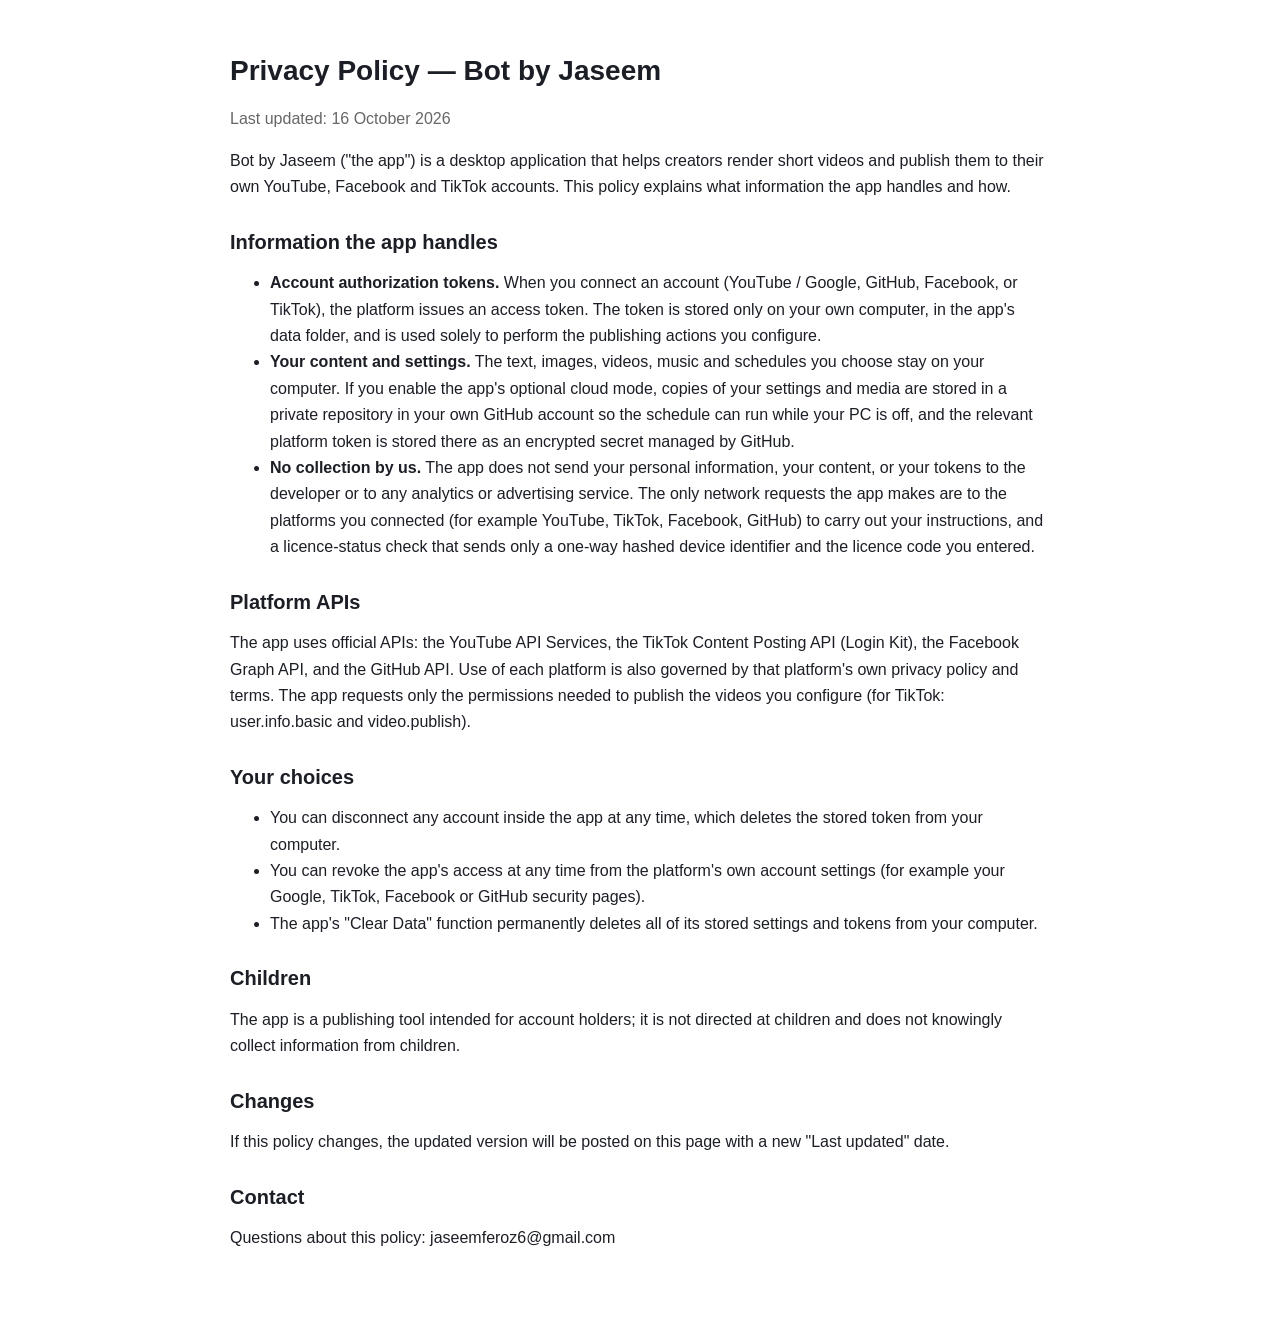
<file: privacy.html>
<!DOCTYPE html>
<html lang="en">
<head>
<meta charset="utf-8">
<meta name="viewport" content="width=device-width, initial-scale=1">
<title>Privacy Policy - Bot by Jaseem</title>
<style>
  body { font-family: Arial, sans-serif; margin: 0; background: #ffffff; color: #1c1e26; }
  .wrap { max-width: 820px; margin: 0 auto; padding: 36px 20px 60px; }
  h1 { font-size: 28px; }
  h2 { margin-top: 30px; font-size: 20px; }
  p, li { line-height: 1.65; font-size: 16px; }
  .muted { color: #666; }
</style>
</head>
<body>
<div class="wrap">
  <h1>Privacy Policy — Bot by Jaseem</h1>
  <p class="muted">Last updated: 16 October 2026</p>

  <p>Bot by Jaseem ("the app") is a desktop application that helps creators render
  short videos and publish them to their own YouTube, Facebook and TikTok accounts.
  This policy explains what information the app handles and how.</p>

  <h2>Information the app handles</h2>
  <ul>
    <li><b>Account authorization tokens.</b> When you connect an account (YouTube /
    Google, GitHub, Facebook, or TikTok), the platform issues an access token. The
    token is stored only on your own computer, in the app's data folder, and is used
    solely to perform the publishing actions you configure.</li>
    <li><b>Your content and settings.</b> The text, images, videos, music and
    schedules you choose stay on your computer. If you enable the app's optional
    cloud mode, copies of your settings and media are stored in a private repository
    in your own GitHub account so the schedule can run while your PC is off, and the
    relevant platform token is stored there as an encrypted secret managed by
    GitHub.</li>
    <li><b>No collection by us.</b> The app does not send your personal information,
    your content, or your tokens to the developer or to any analytics or advertising
    service. The only network requests the app makes are to the platforms you
    connected (for example YouTube, TikTok, Facebook, GitHub) to carry out your
    instructions, and a licence-status check that sends only a one-way hashed device
    identifier and the licence code you entered.</li>
  </ul>

  <h2>Platform APIs</h2>
  <p>The app uses official APIs: the YouTube API Services, the TikTok Content Posting
  API (Login Kit), the Facebook Graph API, and the GitHub API. Use of each platform
  is also governed by that platform's own privacy policy and terms. The app requests
  only the permissions needed to publish the videos you configure
  (for TikTok: user.info.basic and video.publish).</p>

  <h2>Your choices</h2>
  <ul>
    <li>You can disconnect any account inside the app at any time, which deletes the
    stored token from your computer.</li>
    <li>You can revoke the app's access at any time from the platform's own account
    settings (for example your Google, TikTok, Facebook or GitHub security pages).</li>
    <li>The app's "Clear Data" function permanently deletes all of its stored
    settings and tokens from your computer.</li>
  </ul>

  <h2>Children</h2>
  <p>The app is a publishing tool intended for account holders; it is not directed at
  children and does not knowingly collect information from children.</p>

  <h2>Changes</h2>
  <p>If this policy changes, the updated version will be posted on this page with a
  new "Last updated" date.</p>

  <h2>Contact</h2>
  <p>Questions about this policy: jaseemferoz6@gmail.com</p>
</div>
</body>
</html>
</file>
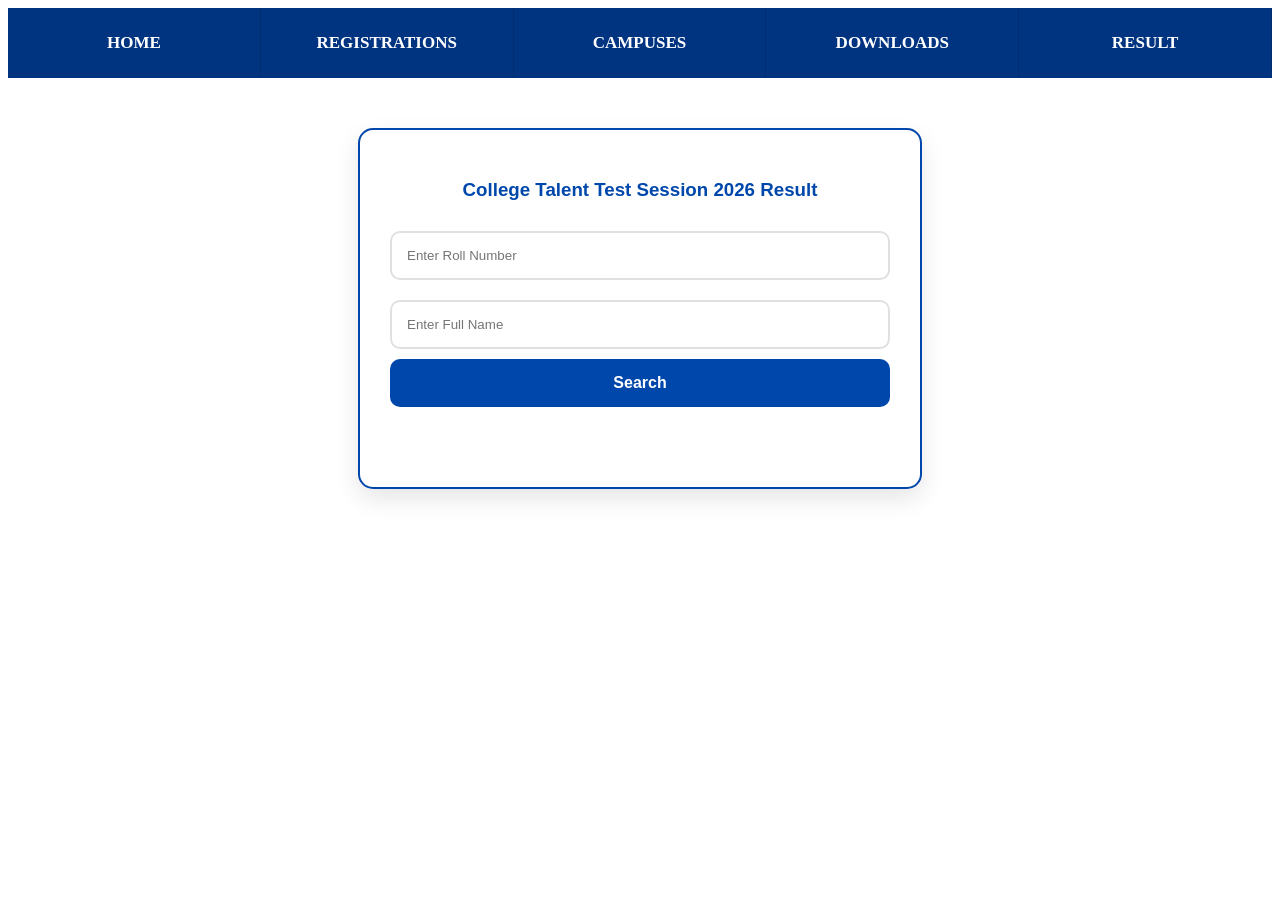
<file: results.html>
<!DOCTYPE html>
<html>
<head>
    <style>
        /* --- Sticky Navbar CSS --- */
        .navbar { 
            background-color: #0047AB; 
            display: flex; 
            width: 100%; 
            position: sticky; 
            top: 0; 
            z-index: 1000; 
        }
        .navbar a { 
            flex: 1; padding: 25px; color: white; text-decoration: none; text-align: center; 
            background: #003380; border-right: 1px solid #002d72; transition: all 0.3s ease; 
            font-weight: bold; font-size: 17px; display: block; 
        }
        .navbar a:hover { background: #FFD700 !important; color: #0047AB !important; cursor: pointer; }

        /* --- Result Card CSS --- */
        .result-card { 
            max-width: 500px; margin: 50px auto; padding: 30px; 
            background: #ffffff; border-radius: 15px; 
            box-shadow: 0 10px 25px rgba(0,0,0,0.1); 
            border: 2px solid #0047AB; font-family: 'Segoe UI', sans-serif;
        }
        .result-card h3 { color: #0047AB; text-align: center; margin-bottom: 20px; }
        input { width: 100%; padding: 15px; margin: 10px 0; border: 2px solid #e0e0e0; border-radius: 10px; box-sizing: border-box; }
        
        .btn-search { width: 100%; padding: 15px; background: #0047AB; color: white; border: none; border-radius: 10px; cursor: pointer; font-weight: bold; font-size: 16px; transition: 0.3s; }
        .btn-search:hover { background: #FFD700; color: #0047AB; }

        #resultBox { margin-top: 20px; padding: 15px; border-radius: 10px; }
        .success-box { background: #f0f7ff; border-left: 5px solid #0047AB; }
        .error-box { color: red; text-align: center; font-weight: bold; }
    </style>
</head>
<body>

<div class="navbar">
    <a href="index.html">HOME</a>
    <a href="https://forms.gle/jfZN16d1oZXTMvhv7">REGISTRATIONS</a>
    <a href="index.html#campusSection">CAMPUSES</a>
    <a href="download.html">DOWNLOADS</a>
    <a href="results.html">RESULT</a>
</div>

<div class="result-card">
    <h3>College Talent Test Session 2026 Result</h3>
    <input type="text" id="rollInput" placeholder="Enter Roll Number" onkeypress="handleEnter(event)">
    <input type="text" id="nameInput" placeholder="Enter Full Name" onkeypress="handleEnter(event)">
    
    <button class="btn-search" onclick="searchResult()">Search</button>
    
    <div id="resultBox"></div>
</div>

<script>
function handleEnter(event) { if (event.key === "Enter") searchResult(); }

async function searchResult() {
    const roll = document.getElementById('rollInput').value.trim();
    const name = document.getElementById('nameInput').value.trim().toLowerCase();
    const resultBox = document.getElementById('resultBox');

    resultBox.style.display = "block"; 
    resultBox.innerHTML = "<p style='text-align:center;'>Searching record...</p>";

    const csvUrl = 'https://docs.google.com/spreadsheets/d/e/2PACX-1vQaPTM_LWxo_AknfcvZ6J-CKKUdLcu8LCNU6IJPlV4mmKpk6G3kZxzuArqsQQXYMUWYR1DpQY39mfaU/pub?output=csv';
    
    try {
        const response = await fetch(csvUrl);
        const data = await response.text();
        const rows = data.split('\n');
        
        let found = false;
        for (let i = 1; i < rows.length; i++) {
            const cols = rows[i].split(',');
            if (cols[1] && cols[1].trim() == roll && cols[3] && cols[3].trim().toLowerCase() == name) {
                resultBox.className = "success-box";
                resultBox.innerHTML = `
                    <h3>Result Found</h3>
                    <p><b>Student Name:</b> ${cols[3]}</p>
                    <p><b>Father Name:</b> ${cols[4]}</p>
                    <p><b>Campus:</b> ${cols[2]}</p>
                    <p><b>Marks:</b> ${cols[8]}</p>
                    <p><b>Group:</b> ${cols[10]}</p>`;
                found = true;
                break;
            }
        }
        if (!found) {
            resultBox.className = "error-box";
            resultBox.innerHTML = "Record not found! Please check Roll No and Name.";
        }
    } catch (err) {
        resultBox.className = "error-box";
        resultBox.innerHTML = "Database Error! Check your internet connection.";
    }
}
</script>

</body>
</html>
</file>
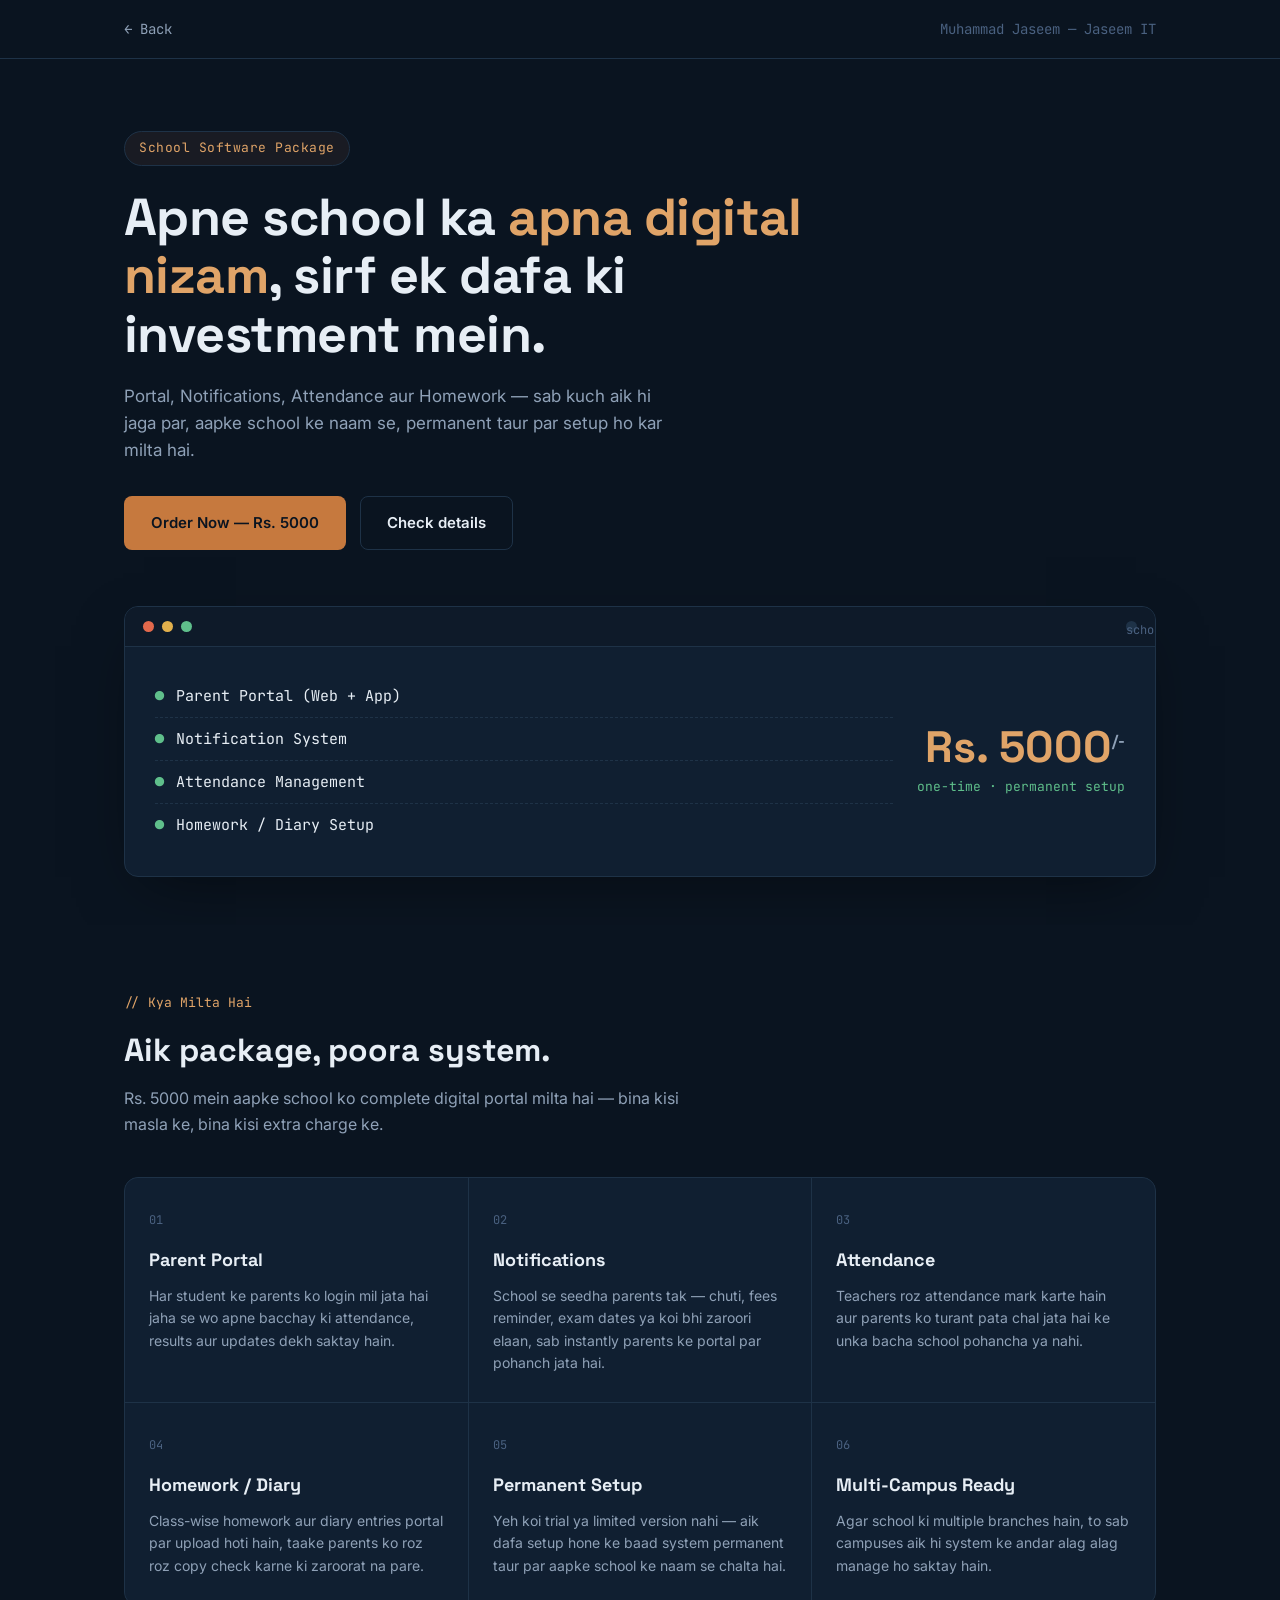
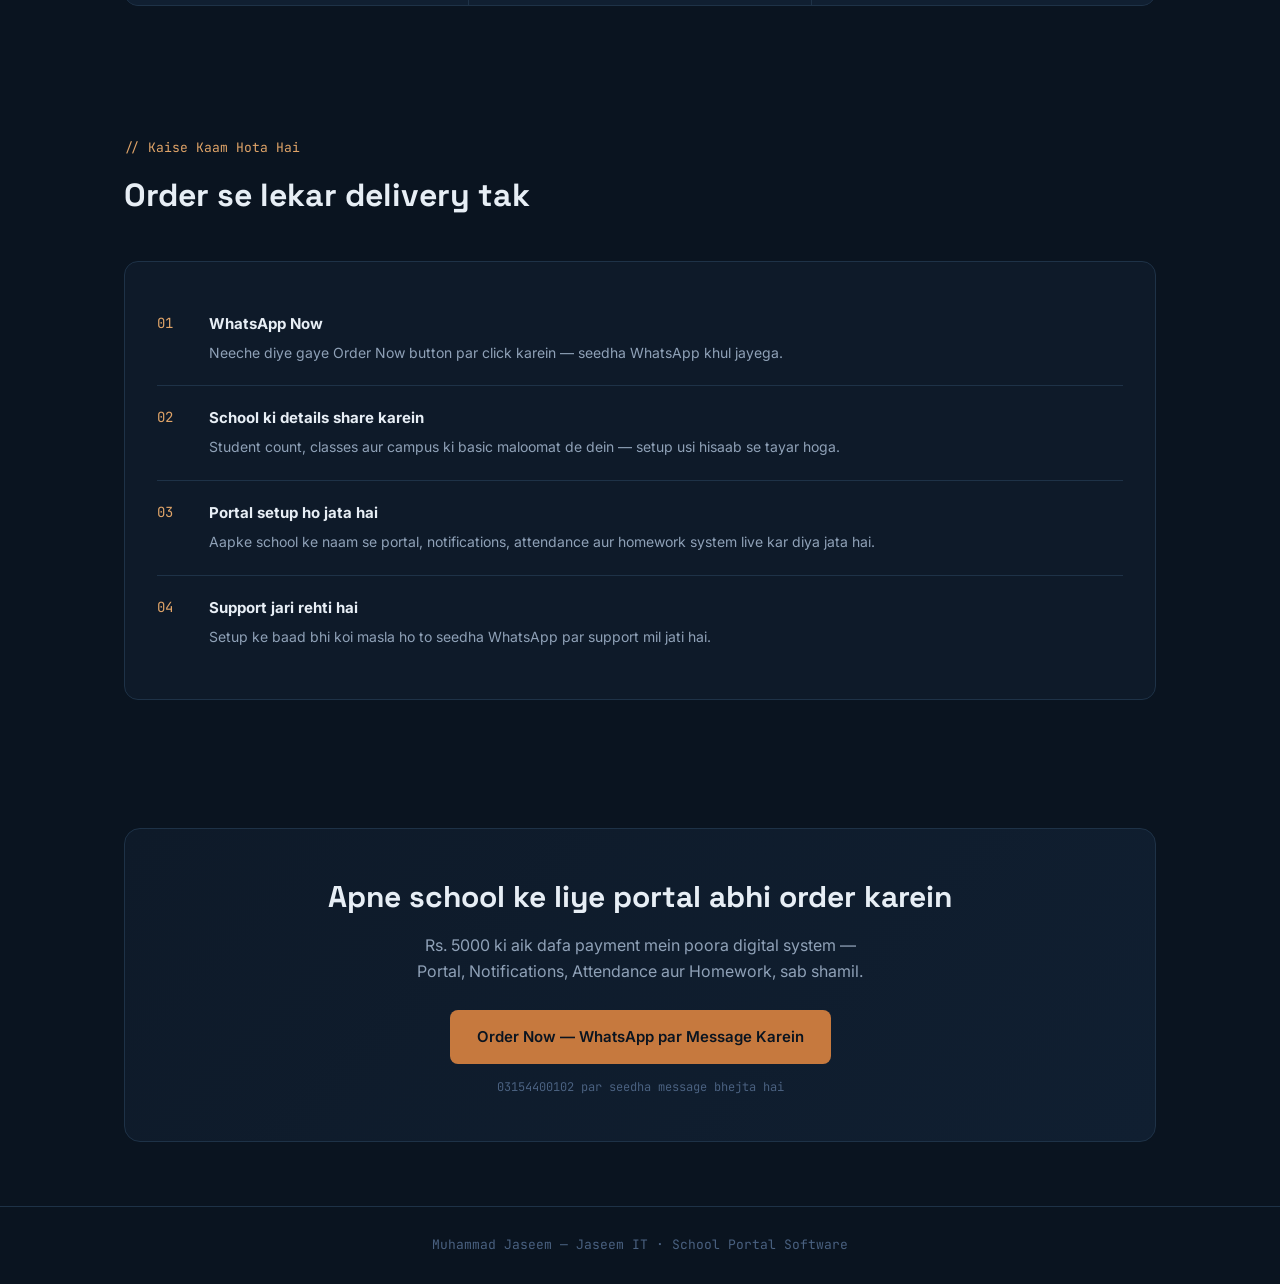
<file: schoolportal.html>
<!DOCTYPE html>
<html lang="en">
<head>
<meta charset="UTF-8">
<meta name="viewport" content="width=device-width, initial-scale=1.0">
<title>School Portal Software — Rs. 5000 | Muhammad Jaseem</title>
<meta name="description" content="Apne school ke liye permanent Portal Software — Notifications, Attendance aur Homework system, sirf Rs. 5000 mein.">
<link rel="preconnect" href="https://fonts.googleapis.com">
<link rel="preconnect" href="https://fonts.gstatic.com" crossorigin>
<link href="https://fonts.googleapis.com/css2?family=Space+Grotesk:wght@400;500;600;700&family=Inter:wght@400;500;600&family=JetBrains+Mono:wght@400;500&display=swap" rel="stylesheet">
<style>
  :root{
    --bg:#0A1420;
    --bg2:#0E1A29;
    --card:#101F31;
    --line:#1E3247;
    --text:#E7EEF5;
    --muted:#8FA1B7;
    --muted-dim:#4A6180;
    --copper:#C6793E;
    --copper-light:#E0A468;
    --amber:#E2B04C;
    --good:#5FBF8B;
  }
  *{box-sizing:border-box;margin:0;padding:0;}
  html{scroll-behavior:smooth;}
  body{
    background:var(--bg);
    color:var(--text);
    font-family:'Inter',sans-serif;
    line-height:1.6;
    -webkit-font-smoothing:antialiased;
  }
  h1,h2,h3{font-family:'Space Grotesk',sans-serif;}
  .mono{font-family:'JetBrains Mono',monospace;}
  a{color:inherit;text-decoration:none;}
  .wrap{max-width:1080px;margin:0 auto;padding:0 24px;}

  /* Top bar */
  .topbar{
    padding:18px 0;
    border-bottom:1px solid var(--line);
  }
  .topbar .wrap{display:flex;align-items:center;justify-content:space-between;}
  .back-link{
    display:flex;align-items:center;gap:8px;
    font-size:14px;color:var(--muted);
    font-family:'JetBrains Mono',monospace;
  }
  .back-link:hover{color:var(--copper-light);}
  .topbrand{font-size:14px;color:var(--muted-dim);font-family:'JetBrains Mono',monospace;}

  /* Hero */
  .hero{padding:72px 0 48px;position:relative;overflow:hidden;}
  .eyebrow{
    display:inline-block;
    font-family:'JetBrains Mono',monospace;
    font-size:13px;
    color:var(--copper-light);
    letter-spacing:.04em;
    border:1px solid var(--line);
    background:rgba(198,121,62,.08);
    padding:6px 14px;
    border-radius:999px;
    margin-bottom:22px;
  }
  h1.headline{
    font-size:clamp(32px,5vw,52px);
    font-weight:700;
    line-height:1.12;
    letter-spacing:-.01em;
    max-width:720px;
  }
  h1.headline em{color:var(--copper-light);font-style:normal;}
  .lead{
    margin-top:20px;
    font-size:17px;
    color:var(--muted);
    max-width:560px;
  }
  .hero-actions{display:flex;gap:14px;margin-top:32px;flex-wrap:wrap;}
  .btn{
    display:inline-flex;align-items:center;gap:8px;
    padding:14px 26px;
    border-radius:8px;
    font-weight:600;
    font-size:15px;
    cursor:pointer;
    border:1px solid transparent;
    transition:transform .15s ease, background .15s ease, border-color .15s ease;
  }
  .btn-primary{
    background:var(--copper);
    color:#0A1420;
  }
  .btn-primary:hover{background:var(--copper-light);transform:translateY(-1px);}
  .btn-ghost{
    border-color:var(--line);
    color:var(--text);
  }
  .btn-ghost:hover{border-color:var(--copper);color:var(--copper-light);}

  /* Terminal price card — signature element */
  .price-panel{
    margin-top:56px;
    background:var(--card);
    border:1px solid var(--line);
    border-radius:14px;
    overflow:hidden;
    box-shadow:0 20px 60px -20px rgba(0,0,0,.5);
  }
  .price-bar{
    display:flex;align-items:center;gap:8px;
    padding:14px 18px;
    border-bottom:1px solid var(--line);
    background:var(--bg2);
  }
  .price-bar span{width:11px;height:11px;border-radius:50%;background:var(--line);}
  .price-bar span:nth-child(1){background:#E2694C;}
  .price-bar span:nth-child(2){background:var(--amber);}
  .price-bar span:nth-child(3){background:var(--good);}
  .price-bar .label{margin-left:auto;font-family:'JetBrains Mono',monospace;font-size:12px;color:var(--muted-dim);}
  .price-body{padding:28px 30px 30px;display:grid;grid-template-columns:1fr auto;gap:24px;align-items:center;}
  .price-lines .line{
    display:flex;align-items:center;gap:12px;
    padding:9px 0;
    font-family:'JetBrains Mono',monospace;
    font-size:15px;
    color:var(--text);
    border-bottom:1px dashed var(--line);
  }
  .price-lines .line:last-child{border-bottom:none;}
  .price-lines .line .dot{color:var(--good);}
  .price-tag{text-align:right;}
  .price-tag .amount{
    font-family:'Space Grotesk',sans-serif;
    font-weight:700;
    font-size:44px;
    color:var(--copper-light);
    line-height:1;
  }
  .price-tag .amount sup{font-size:16px;color:var(--muted);}
  .price-tag .cycle{
    display:block;margin-top:8px;
    font-family:'JetBrains Mono',monospace;
    font-size:13px;color:var(--good);
  }
  @media (max-width:640px){
    .price-body{grid-template-columns:1fr;}
    .price-tag{text-align:left;}
  }

  /* Features */
  .section-pad{padding:64px 0;}
  .head{margin-bottom:40px;}
  .head .mono{font-family:'JetBrains Mono',monospace;font-size:13px;color:var(--copper-light);}
  .head h2{font-size:clamp(24px,3vw,32px);margin-top:10px;}
  .head p{color:var(--muted);margin-top:10px;max-width:560px;}

  .feature-grid{
    display:grid;
    grid-template-columns:repeat(3,1fr);
    gap:1px;
    background:var(--line);
    border:1px solid var(--line);
    border-radius:14px;
    overflow:hidden;
  }
  .feature-card{
    background:var(--card);
    padding:28px 24px;
  }
  .feature-num{font-family:'JetBrains Mono',monospace;font-size:12px;color:var(--muted-dim);}
  .feature-card h3{font-size:18px;margin-top:14px;}
  .feature-card p{color:var(--muted);font-size:14px;margin-top:10px;}
  @media (max-width:820px){.feature-grid{grid-template-columns:1fr;}}

  /* Included list */
  .included{
    background:var(--bg2);
    border:1px solid var(--line);
    border-radius:14px;
    padding:30px 32px;
  }
  .included h3{font-size:17px;margin-bottom:18px;}
  .included ul{list-style:none;}
  .included li{
    display:flex;align-items:flex-start;gap:10px;
    padding:9px 0;
    color:var(--text);
    font-size:15px;
    border-bottom:1px solid var(--line);
  }
  .included li:last-child{border-bottom:none;}
  .included li .tick{color:var(--good);font-family:'JetBrains Mono',monospace;flex-shrink:0;margin-top:2px;}

  /* Steps */
  .steps{display:flex;flex-direction:column;gap:0;}
  .step{
    display:flex;gap:20px;
    padding:20px 0;
    border-bottom:1px solid var(--line);
  }
  .step:last-child{border-bottom:none;}
  .step-num{
    font-family:'JetBrains Mono',monospace;
    font-size:14px;color:var(--copper-light);
    width:32px;flex-shrink:0;
  }
  .step-text strong{display:block;font-size:15px;margin-bottom:4px;}
  .step-text span{color:var(--muted);font-size:14px;}

  /* CTA band */
  .cta-band{
    background:linear-gradient(135deg,var(--bg2),var(--card));
    border:1px solid var(--line);
    border-radius:16px;
    padding:44px 36px;
    text-align:center;
  }
  .cta-band h2{font-size:clamp(22px,3vw,30px);}
  .cta-band p{color:var(--muted);margin-top:12px;max-width:480px;margin-left:auto;margin-right:auto;}
  .cta-band .btn{margin-top:26px;}
  .whatsapp-note{
    margin-top:14px;font-family:'JetBrains Mono',monospace;
    font-size:12px;color:var(--muted-dim);
  }

  footer{
    border-top:1px solid var(--line);
    padding:28px 0;
    text-align:center;
    color:var(--muted-dim);
    font-family:'JetBrains Mono',monospace;
    font-size:13px;
  }

  .reveal{opacity:0;transform:translateY(16px);transition:opacity .6s ease,transform .6s ease;}
  .reveal.in{opacity:1;transform:translateY(0);}
</style>
</head>
<body>

<div class="topbar">
  <div class="wrap">
    <a href="index.html" class="back-link">&#8592; Back</a>
    <span class="topbrand mono">Muhammad Jaseem — Jaseem IT</span>
  </div>
</div>

<section class="hero">
  <div class="wrap">
    <span class="eyebrow">School Software Package</span>
    <h1 class="headline">Apne school ka <em>apna digital nizam</em>, sirf ek dafa ki investment mein.</h1>
    <p class="lead">Portal, Notifications, Attendance aur Homework — sab kuch aik hi jaga par, aapke school ke naam se, permanent taur par setup ho kar milta hai.</p>
    <div class="hero-actions">
      <a href="#order" class="btn btn-primary">Order Now — Rs. 5000</a>
      <a href="#included" class="btn btn-ghost">Check details</a>
    </div>

    <div class="price-panel reveal">
      <div class="price-bar">
        <span></span><span></span><span></span>
        <span class="label">school_portal.setup</span>
      </div>
      <div class="price-body">
        <div class="price-lines">
          <div class="line"><span class="dot">●</span> Parent Portal (Web + App)</div>
          <div class="line"><span class="dot">●</span> Notification System</div>
          <div class="line"><span class="dot">●</span> Attendance Management</div>
          <div class="line"><span class="dot">●</span> Homework / Diary Setup</div>
        </div>
        <div class="price-tag">
          <div class="amount">Rs. 5000<sup>/-</sup></div>
          <span class="cycle">one-time · permanent setup</span>
        </div>
      </div>
    </div>
  </div>
</section>

<section class="section-pad" id="included">
  <div class="wrap">
    <div class="head reveal">
      <span class="mono">// Kya Milta Hai</span>
      <h2>Aik package, poora system.</h2>
      <p>Rs. 5000 mein aapke school ko complete digital portal milta hai — bina kisi masla ke, bina kisi extra charge ke.</p>
    </div>

    <div class="feature-grid reveal">
      <div class="feature-card">
        <span class="feature-num">01</span>
        <h3>Parent Portal</h3>
        <p>Har student ke parents ko login mil jata hai jaha se wo apne bacchay ki attendance, results aur updates dekh saktay hain.</p>
      </div>
      <div class="feature-card">
        <span class="feature-num">02</span>
        <h3>Notifications</h3>
        <p>School se seedha parents tak — chuti, fees reminder, exam dates ya koi bhi zaroori elaan, sab instantly parents ke portal par pohanch jata hai.</p>
      </div>
      <div class="feature-card">
        <span class="feature-num">03</span>
        <h3>Attendance</h3>
        <p>Teachers roz attendance mark karte hain aur parents ko turant pata chal jata hai ke unka bacha school pohancha ya nahi.</p>
      </div>
      <div class="feature-card">
        <span class="feature-num">04</span>
        <h3>Homework / Diary</h3>
        <p>Class-wise homework aur diary entries portal par upload hoti hain, taake parents ko roz roz copy check karne ki zaroorat na pare.</p>
      </div>
      <div class="feature-card">
        <span class="feature-num">05</span>
        <h3>Permanent Setup</h3>
        <p>Yeh koi trial ya limited version nahi — aik dafa setup hone ke baad system permanent taur par aapke school ke naam se chalta hai.</p>
      </div>
      <div class="feature-card">
        <span class="feature-num">06</span>
        <h3>Multi-Campus Ready</h3>
        <p>Agar school ki multiple branches hain, to sab campuses aik hi system ke andar alag alag manage ho saktay hain.</p>
      </div>
    </div>
  </div>
</section>

<section class="section-pad">
  <div class="wrap">
    <div class="head reveal">
      <span class="mono">// Kaise Kaam Hota Hai</span>
      <h2>Order se lekar delivery tak</h2>
    </div>
    <div class="included reveal">
      <div class="steps">
        <div class="step">
          <span class="step-num mono">01</span>
          <div class="step-text">
            <strong>WhatsApp Now</strong>
            <span>Neeche diye gaye Order Now button par click karein — seedha WhatsApp khul jayega.</span>
          </div>
        </div>
        <div class="step">
          <span class="step-num mono">02</span>
          <div class="step-text">
            <strong>School ki details share karein</strong>
            <span>Student count, classes aur campus ki basic maloomat de dein — setup usi hisaab se tayar hoga.</span>
          </div>
        </div>
        <div class="step">
          <span class="step-num mono">03</span>
          <div class="step-text">
            <strong>Portal setup ho jata hai</strong>
            <span>Aapke school ke naam se portal, notifications, attendance aur homework system live kar diya jata hai.</span>
          </div>
        </div>
        <div class="step">
          <span class="step-num mono">04</span>
          <div class="step-text">
            <strong>Support jari rehti hai</strong>
            <span>Setup ke baad bhi koi masla ho to seedha WhatsApp par support mil jati hai.</span>
          </div>
        </div>
      </div>
    </div>
  </div>
</section>

<section class="section-pad" id="order">
  <div class="wrap">
    <div class="cta-band reveal">
      <h2>Apne school ke liye portal abhi order karein</h2>
      <p>Rs. 5000 ki aik dafa payment mein poora digital system — Portal, Notifications, Attendance aur Homework, sab shamil.</p>
      <a class="btn btn-primary" id="waBtn" href="#" target="_blank" rel="noopener">Order Now — WhatsApp par Message Karein</a>
      <div class="whatsapp-note">03154400102 par seedha message bhejta hai</div>
    </div>
  </div>
</section>

<footer>
  <div class="wrap">Muhammad Jaseem — Jaseem IT · School Portal Software</div>
</footer>

<script>
  const revealEls = document.querySelectorAll('.reveal');
  const io = new IntersectionObserver((entries) => {
    entries.forEach(e => { if(e.isIntersecting){ e.target.classList.add('in'); io.unobserve(e.target); } });
  }, { threshold: 0.12 });
  revealEls.forEach(el => io.observe(el));

  const waMessage = "Assalam o Alaikum! Mujhe apne school ke liye Portal Software chahiye (Portal + Notifications + Attendance + Homework, Rs. 5000/- package). Please details bhejein.";
  document.getElementById('waBtn').href = "https://wa.me/923154400102?text=" + encodeURIComponent(waMessage);
</script>

</body>
</html>
</file>
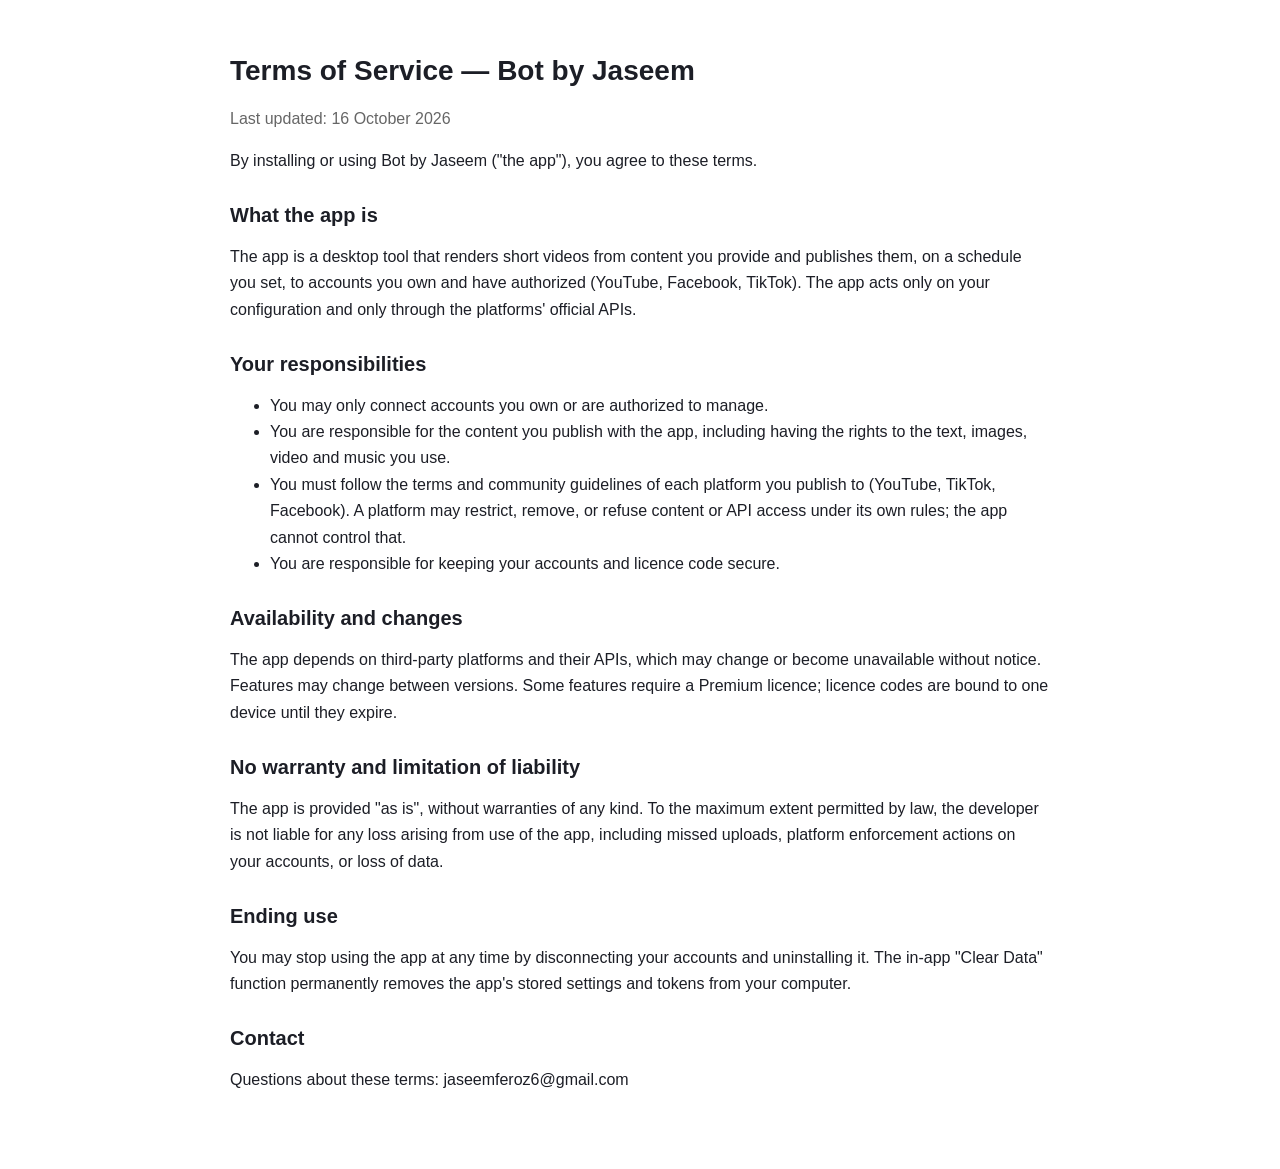
<file: terms.html>
<!DOCTYPE html>
<html lang="en">
<head>
<meta charset="utf-8">
<meta name="viewport" content="width=device-width, initial-scale=1">
<title>Terms of Service - Bot by Jaseem</title>
<style>
  body { font-family: Arial, sans-serif; margin: 0; background: #ffffff; color: #1c1e26; }
  .wrap { max-width: 820px; margin: 0 auto; padding: 36px 20px 60px; }
  h1 { font-size: 28px; }
  h2 { margin-top: 30px; font-size: 20px; }
  p, li { line-height: 1.65; font-size: 16px; }
  .muted { color: #666; }
</style>
</head>
<body>
<div class="wrap">
  <h1>Terms of Service — Bot by Jaseem</h1>
  <p class="muted">Last updated: 16 October 2026</p>

  <p>By installing or using Bot by Jaseem ("the app"), you agree to these terms.</p>

  <h2>What the app is</h2>
  <p>The app is a desktop tool that renders short videos from content you provide and
  publishes them, on a schedule you set, to accounts you own and have authorized
  (YouTube, Facebook, TikTok). The app acts only on your configuration and only
  through the platforms' official APIs.</p>

  <h2>Your responsibilities</h2>
  <ul>
    <li>You may only connect accounts you own or are authorized to manage.</li>
    <li>You are responsible for the content you publish with the app, including
    having the rights to the text, images, video and music you use.</li>
    <li>You must follow the terms and community guidelines of each platform you
    publish to (YouTube, TikTok, Facebook). A platform may restrict, remove, or
    refuse content or API access under its own rules; the app cannot control
    that.</li>
    <li>You are responsible for keeping your accounts and licence code secure.</li>
  </ul>

  <h2>Availability and changes</h2>
  <p>The app depends on third-party platforms and their APIs, which may change or
  become unavailable without notice. Features may change between versions. Some
  features require a Premium licence; licence codes are bound to one device until
  they expire.</p>

  <h2>No warranty and limitation of liability</h2>
  <p>The app is provided "as is", without warranties of any kind. To the maximum
  extent permitted by law, the developer is not liable for any loss arising from use
  of the app, including missed uploads, platform enforcement actions on your
  accounts, or loss of data.</p>

  <h2>Ending use</h2>
  <p>You may stop using the app at any time by disconnecting your accounts and
  uninstalling it. The in-app "Clear Data" function permanently removes the app's
  stored settings and tokens from your computer.</p>

  <h2>Contact</h2>
  <p>Questions about these terms: jaseemferoz6@gmail.com</p>
</div>
</body>
</html>
</file>
<file: styles.css>
:root{
    --paper:#EEF2F6;
    --panel:#FFFFFF;
    --ink:#16283D;
    --muted:#51677F;
    --copper:#C97A2B;
    --copper-dark:#A8621E;
    --teal:#0E6B67;
    --navy-deep:#0F1B2B;
    --navy-panel:#152640;
    --line:#D3DCE4;
    --line-dark:#25384F;
    --radius:2px;
    --maxw:1180px;
  }

  *,*::before,*::after{box-sizing:border-box;}
  html{scroll-behavior:smooth;}
  @media (prefers-reduced-motion: reduce){
    html{scroll-behavior:auto;}
    *{animation-duration:0.01ms !important; animation-iteration-count:1 !important; transition-duration:0.01ms !important;}
  }

  body{
    margin:0;
    background:var(--paper);
    color:var(--ink);
    font-family:'Inter',system-ui,sans-serif;
    font-size:16px;
    line-height:1.6;
    -webkit-font-smoothing:antialiased;
  }

  h1,h2,h3{
    font-family:'Space Grotesk',sans-serif;
    margin:0;
    color:var(--ink);
    letter-spacing:-0.01em;
  }

  .mono{
    font-family:'JetBrains Mono',monospace;
    letter-spacing:0.08em;
    text-transform:uppercase;
    font-size:12px;
  }

  a{color:inherit;}
  img{max-width:100%;display:block;}
  section{position:relative;}
  .wrap{max-width:var(--maxw);margin:0 auto;padding:0 32px;}

  /* ---------- Circuit trace signature (SVG divider) ---------- */
  .trace{
    display:block;
    width:100%;
    height:34px;
  }
  .trace-light path{stroke:var(--line);}
  .trace-light circle{fill:var(--paper); stroke:var(--copper); stroke-width:2;}
  .trace-dark path{stroke:var(--line-dark);}
  .trace-dark circle{fill:var(--navy-deep); stroke:var(--copper); stroke-width:2;}
  .trace path{fill:none; stroke-width:1.5;}

  /* ---------- Header ---------- */
  header{
    position:sticky;
    top:0;
    z-index:100;
    background:rgba(238,242,246,0.92);
    backdrop-filter:blur(8px);
    border-bottom:1px solid var(--line);
  }
  .nav{
    max-width:var(--maxw);
    margin:0 auto;
    padding:10px 32px;
    display:flex;
    align-items:center;
    justify-content:space-between;
  }
  .brand{
    display:flex;
    align-items:center;
    gap:16px;
    text-decoration:none;
  }
  .brand img{
    height:200px;
    width:200px;
    object-fit:contain;
  }
  .brand-text{
    display:flex;
    flex-direction:column;
    line-height:1.15;
  }
  .brand-text strong{
    font-family:'Space Grotesk',sans-serif;
    font-size:24px;
    font-weight:700;
  }
  .brand-text span{
    font-family:'JetBrains Mono',monospace;
    font-size:12px;
    letter-spacing:0.1em;
    color:var(--copper-dark);
    text-transform:uppercase;
  }
  nav ul{
    list-style:none;
    display:flex;
    gap:36px;
    margin:0;
    padding:0;
  }
  nav ul a{
    text-decoration:none;
    font-size:14px;
    font-weight:500;
    color:var(--muted);
    position:relative;
    padding-bottom:4px;
    transition:color 0.2s ease;
  }
  nav ul a:hover{color:var(--ink);}
  nav ul a::after{
    content:'';
    position:absolute;
    left:0; bottom:0;
    width:0%;
    height:2px;
    background:var(--copper);
    transition:width 0.25s ease;
  }
  nav ul a:hover::after{width:100%;}
  .nav-cta{
    background:var(--ink);
    color:var(--paper) !important;
    padding:10px 20px;
    border-radius:var(--radius);
    font-size:13px !important;
    font-weight:600 !important;
    text-decoration:none;
  }
  .nav-cta::after{display:none;}
  .nav-cta:hover{background:var(--copper-dark); color:#fff !important;}
  .menu-btn{
    display:none;
    background:none;
    border:1px solid var(--line);
    border-radius:var(--radius);
    width:40px;height:40px;
    cursor:pointer;
    align-items:center;justify-content:center;
    flex-direction:column;
    gap:4px;
  }
  .menu-btn span{width:18px;height:2px;background:var(--ink);display:block;}

  /* ---------- Hero ---------- */
  .hero{
    background:var(--navy-deep);
    color:#DCE6EF;
    padding:96px 0 0 0;
    overflow:hidden;
    position:relative;
  }
  .hero::before{
    content:'';
    position:absolute;
    inset:0;
    background-image:
      linear-gradient(var(--line-dark) 1px, transparent 1px),
      linear-gradient(90deg, var(--line-dark) 1px, transparent 1px);
    background-size:64px 64px;
    opacity:0.35;
    pointer-events:none;
  }
  .hero-grid{
    position:relative;
    display:grid;
    grid-template-columns:1.1fr 0.9fr;
    gap:48px;
    align-items:center;
    padding-bottom:72px;
  }
  .eyebrow{
    color:var(--copper);
    display:inline-flex;
    align-items:center;
    gap:10px;
    margin-bottom:22px;
  }
  .eyebrow::before{
    content:'';
    width:22px;height:1px;
    background:var(--copper);
    display:inline-block;
  }
  .hero h1{
    font-size:52px;
    line-height:1.08;
    font-weight:700;
    color:#F3F7FA;
  }
  .hero h1 em{
    color:var(--copper);
    font-style:normal;
  }
  .hero p.lead{
    margin-top:24px;
    max-width:480px;
    color:#9FB1C4;
    font-size:16px;
  }
  .hero-actions{
    margin-top:36px;
    display:flex;
    gap:16px;
    flex-wrap:wrap;
  }
  .btn{
    display:inline-flex;
    align-items:center;
    gap:8px;
    padding:14px 26px;
    border-radius:var(--radius);
    font-weight:600;
    font-size:14px;
    text-decoration:none;
    border:1px solid transparent;
    cursor:pointer;
    transition:all 0.2s ease;
  }
  .btn-primary{
    background:var(--copper);
    color:#1A1002;
  }
  .btn-primary:hover{background:#DE8B3B; transform:translateY(-1px);}
  .btn-ghost{
    border-color:var(--line-dark);
    color:#DCE6EF;
    background:transparent;
  }
  .btn-ghost:hover{border-color:var(--copper); color:var(--copper);}

  .hero-stats{
    display:flex;
    gap:40px;
    margin-top:64px;
    padding-top:28px;
    border-top:1px solid var(--line-dark);
    position:relative;
  }
  .hero-stats div strong{
    display:block;
    font-family:'Space Grotesk',sans-serif;
    font-size:26px;
    color:#F3F7FA;
  }
  .hero-stats div span{
    font-family:'JetBrains Mono',monospace;
    font-size:11px;
    color:#7488A0;
    letter-spacing:0.06em;
    text-transform:uppercase;
  }

  /* Terminal card */
  .terminal{
    position:relative;
    background:var(--navy-panel);
    border:1px solid var(--line-dark);
    border-radius:6px;
    box-shadow:0 30px 60px -20px rgba(0,0,0,0.5);
    overflow:hidden;
  }
  .terminal-bar{
    display:flex;
    align-items:center;
    gap:8px;
    padding:12px 16px;
    background:#0C1826;
    border-bottom:1px solid var(--line-dark);
  }
  .terminal-bar span{width:10px;height:10px;border-radius:50%;background:#3A4C63;}
  .terminal-bar span:nth-child(1){background:#C9694E;}
  .terminal-bar span:nth-child(2){background:#C9A24E;}
  .terminal-bar span:nth-child(3){background:#5EA37D;}
  .terminal-body{
    padding:24px;
    font-family:'JetBrains Mono',monospace;
    font-size:13px;
    color:#8FE3C7;
    line-height:1.9;
  }
  .terminal-body .muted{color:#5A7290;}
  .terminal-body .amber{color:var(--copper);}
  .cursor{
    display:inline-block;
    width:7px;height:14px;
    background:var(--copper);
    vertical-align:middle;
    animation:blink 1s steps(1) infinite;
  }
  @keyframes blink{50%{opacity:0;}}

  /* ---------- Section heads ---------- */
  .section-pad{padding:88px 0;}
  .head{
    max-width:600px;
    margin-bottom:56px;
  }
  .head .mono{color:var(--copper-dark); display:block; margin-bottom:14px;}
  .head h2{font-size:36px; font-weight:700;}
  .head p{color:var(--muted); margin-top:14px; font-size:15px;}

  /* ---------- About ---------- */
  .about{background:var(--panel);}
  .about-grid{
    display:grid;
    grid-template-columns:340px 1fr;
    gap:64px;
    align-items:start;
  }
  .about-card{
    background:var(--paper);
    border:1px solid var(--line);
    border-radius:6px;
    padding:32px;
    text-align:center;
  }
  .about-card .mono-badge{
    width:120px;height:120px;
    margin:0 auto 20px;
    border-radius:50%;
    background:var(--navy-deep);
    border:3px solid var(--copper);
    overflow:hidden;
  }
  .about-card .mono-badge img{width:100%;height:100%;object-fit:cover;object-position:center;}
  .about-card h3{font-size:19px;}
  .about-card .role{
    font-family:'JetBrains Mono',monospace;
    font-size:11px;
    text-transform:uppercase;
    letter-spacing:0.08em;
    color:var(--copper-dark);
    margin-top:6px;
  }
  .about-card .tags{
    display:flex;
    flex-wrap:wrap;
    gap:8px;
    justify-content:center;
    margin-top:22px;
  }
  .about-card .tags span{
    font-family:'JetBrains Mono',monospace;
    font-size:10.5px;
    padding:6px 10px;
    background:var(--panel);
    border:1px solid var(--line);
    border-radius:20px;
    color:var(--muted);
  }
  .about-text p{
    color:var(--muted);
    margin-bottom:18px;
    font-size:15.5px;
  }
  .about-text p:first-child{
    font-size:19px;
    color:var(--ink);
    font-family:'Space Grotesk',sans-serif;
    font-weight:500;
    line-height:1.5;
  }
  .about-list{
    margin-top:28px;
    display:grid;
    grid-template-columns:1fr 1fr;
    gap:14px 24px;
  }
  .about-list div{
    display:flex;
    align-items:flex-start;
    gap:10px;
    font-size:14px;
    color:var(--ink);
  }
  .about-list div::before{
    content:'';
    width:6px;height:6px;
    margin-top:7px;
    background:var(--copper);
    flex-shrink:0;
  }

  /* ---------- Services ---------- */
  .services{background:var(--paper);}
  .service-grid{
    display:grid;
    grid-template-columns:repeat(3,1fr);
    gap:1px;
    background:var(--line);
    border:1px solid var(--line);
  }
  .service-card{
    background:var(--panel);
    padding:34px 28px;
    transition:background 0.2s ease;
  }
  .service-card:hover{background:#FBF7F1;}
  .service-num{
    font-family:'JetBrains Mono',monospace;
    font-size:11px;
    color:var(--copper);
    margin-bottom:18px;
    display:block;
  }
  .service-card h3{
    font-size:18px;
    margin-bottom:10px;
  }
  .service-card p{
    color:var(--muted);
    font-size:14px;
    margin:0;
  }
  .download-btn{
    display:inline-flex;
    align-items:center;
    gap:8px;
    margin-top:20px;
    padding:10px 18px;
    border-radius:var(--radius);
    background:var(--ink);
    color:var(--paper);
    text-decoration:none;
    font-size:13px;
    font-weight:600;
    font-family:'Inter',sans-serif;
    transition:background 0.2s ease, transform 0.2s ease;
  }
  .download-btn svg{flex-shrink:0;}
  .download-btn:hover{background:var(--copper); transform:translateY(-1px);}

  /* ---------- Gallery / Slider ---------- */
  .gallery{background:var(--navy-deep); color:#DCE6EF;}
  .gallery .head h2{color:#F3F7FA;}
  .gallery .head p{color:#8FA1B7;}
  .gallery .head .mono{color:var(--copper);}

  .slider{
    position:relative;
    max-width:900px;
    margin:0 auto;
    border-radius:6px;
    overflow:hidden;
    border:1px solid var(--line-dark);
    background:#0C1826;
  }
  .slider-track{
    display:flex;
    transition:transform 0.55s cubic-bezier(.65,0,.35,1);
  }
  .slide{
    min-width:100%;
    aspect-ratio:16/9;
    background:#0C1826 center/cover no-repeat;
    display:flex;
    align-items:flex-end;
    position:relative;
  }
  .slide img{
    position:absolute;
    inset:0;
    width:100%;
    height:100%;
    object-fit:cover;
  }
  .slide-caption{
    position:relative;
    z-index:2;
    width:100%;
    padding:20px 24px;
    background:linear-gradient(to top, rgba(10,18,30,0.88), transparent);
    font-family:'JetBrains Mono',monospace;
    font-size:12px;
    color:#C9D6E4;
    letter-spacing:0.04em;
  }
  .slider-arrow{
    position:absolute;
    top:50%;
    transform:translateY(-50%);
    width:44px;height:44px;
    border-radius:50%;
    background:rgba(15,27,43,0.7);
    border:1px solid var(--line-dark);
    color:#DCE6EF;
    display:flex;
    align-items:center;
    justify-content:center;
    cursor:pointer;
    z-index:5;
    transition:background 0.2s ease, border-color 0.2s ease;
  }
  .slider-arrow:hover{background:var(--copper); border-color:var(--copper); color:#1A1002;}
  .slider-arrow.prev{left:16px;}
  .slider-arrow.next{right:16px;}
  .slider-dots{
    display:flex;
    justify-content:center;
    gap:10px;
    margin-top:22px;
  }
  .slider-dots button{
    width:8px;height:8px;
    border-radius:50%;
    border:none;
    background:var(--line-dark);
    cursor:pointer;
    padding:0;
    transition:background 0.2s ease, transform 0.2s ease;
  }
  .slider-dots button.active{
    background:var(--copper);
    transform:scale(1.3);
  }

  /* ---------- Contact / Footer ---------- */
  footer{
    background:var(--ink);
    color:#B9C6D3;
    padding:64px 0 28px;
  }
  .footer-grid{
    display:grid;
    grid-template-columns:1.3fr 1fr 1fr;
    gap:48px;
    padding-bottom:40px;
    border-bottom:1px solid #263A50;
  }
  .footer-brand{
    display:flex;
    align-items:center;
    gap:12px;
    margin-bottom:16px;
  }
  .footer-brand img{height:36px;width:36px;object-fit:contain;}
  .footer-brand strong{
    font-family:'Space Grotesk',sans-serif;
    color:#F3F7FA;
    font-size:17px;
  }
  footer h4{
    font-family:'JetBrains Mono',monospace;
    font-size:11px;
    text-transform:uppercase;
    letter-spacing:0.1em;
    color:var(--copper);
    margin:0 0 18px;
  }
  footer ul{list-style:none;margin:0;padding:0;}
  footer ul li{margin-bottom:10px;font-size:14px;}
  footer ul li a{text-decoration:none; color:#B9C6D3; transition:color 0.2s ease;}
  footer ul li a:hover{color:var(--copper);}
  .foot-bottom{
    display:flex;
    justify-content:space-between;
    align-items:center;
    padding-top:24px;
    font-size:12.5px;
    color:#6E839A;
    flex-wrap:wrap;
    gap:12px;
  }

  /* ---------- Reveal on scroll ---------- */
  .reveal{
    opacity:0;
    transform:translateY(18px);
    transition:opacity 0.6s ease, transform 0.6s ease;
  }
  .reveal.in{opacity:1; transform:translateY(0);}

  /* ---------- Responsive ---------- */
  @media (max-width:900px){
    .hero-grid{grid-template-columns:1fr;}
    .about-grid{grid-template-columns:1fr;}
    .service-grid{grid-template-columns:1fr 1fr;}
    .footer-grid{grid-template-columns:1fr 1fr;}
    .hero h1{font-size:40px;}
    .brand img{height:150px;width:150px;}
  }
  @media (max-width:640px){
    .wrap{padding:0 20px;}
    .brand img{height:90px;width:90px;}
    .brand-text strong{font-size:18px;}
    .brand-text span{font-size:10px;}
    nav ul{
      position:fixed;
      top:112px; left:0; right:0;
      background:var(--paper);
      flex-direction:column;
      gap:0;
      border-bottom:1px solid var(--line);
      max-height:0;
      overflow:hidden;
      transition:max-height 0.3s ease;
    }
    nav ul.open{max-height:400px;}
    nav ul li{width:100%; padding:16px 32px; border-top:1px solid var(--line);}
    nav ul a::after{display:none;}
    .menu-btn{display:flex;}
    .nav-cta{display:none;}
    .hero h1{font-size:32px;}
    .hero-stats{gap:24px; flex-wrap:wrap;}
    .service-grid{grid-template-columns:1fr;}
    .footer-grid{grid-template-columns:1fr; gap:32px;}
    .section-pad{padding:64px 0;}
    .about-list{grid-template-columns:1fr;}
  }
</file>
<file: style.css>
/* --- Global Reset --- */
* { margin: 0; padding: 0; box-sizing: border-box; }
body { background-color: #F8F8F8; font-family: sans-serif; overflow-x: hidden; }


/* --- Header --- */
.bismillah-header { display: flex; align-items: center; padding: 15px; color: White; background: #191970; }
.header-logo { width: 150px; animation: pulseLogo 1.5s ease-in-out infinite; margin-left: 100px; }
}
@keyframes pulseLogo { 0% { transform: scale(1); } 50% { transform: scale(1.1); } 100% { transform: scale(1); } }
.header-text { width: 100%; display: flex; flex-direction: column; align-items: center; }
.main-title { font-size: 50px; font-weight: bold; font-family: Calibri; margin-left: -100px; }
.sub-title { font-size: 20px; }


/* --- Sticky Navbar --- */
.navbar { 
    background-color: #0047AB; 
    display: flex; 
    width: 100%; 
    position: sticky; 
    top: 0; 
    z-index: 1000; 
}
.navbar a { 
    flex: 1; padding: 25px; color: White; text-decoration: none; text-align: center; 
    background: #003380; border-right: 1px solid #002d72; transition: all 0.3s ease; 
border-bottom: 4px solid silver;border-top: 2px solid #FFD700;
    font-weight: bold; font-size: 17px; display: block; 
}
.navbar a:hover { background: #FFD700 !important; color: #0047AB !important; cursor: pointer; }

/* --- Slider --- */
.slider-container { width: 100%; height: 400px; position: relative; overflow: hidden; background: #000;}
.slides img { position: absolute; width: 100%; height: 400px; object-fit: cover; opacity: 0; transition: opacity 0.8s ease-in-out; }
.slides img.active { opacity: 1; }


/* --- Notice Bar --- */

/* --- Content & Grid --- */
.campus-location { text-align: center; padding: 25px; color: #012a4a; border-top: 40px solid #003380;}
.campus-location h2 { margin-bottom: 15px; font-size: 32px; color: #0047AB; border-bottom: 3px solid #FFD700; display: inline-block; padding-bottom: 5px; }

.grid-container { 
    display: grid; 
    grid-template-columns: repeat(2, 1fr); 
    gap: 20px; 
    padding: 20px;
    align-items: start; /* Ye line cards ko lamba hone se rokegi */
}
.card { background: #ffffff; padding: 30px; border-radius: 15px; border: 2px solid #e0e0e0; transition: all 0.3s ease; box-shadow: 5px 5px 15px rgba(0,0,0,0.05); }
.card:hover { transform: translateY(-5px); border-left: 30px solid #FFD700; box-shadow: 0 10px 20px rgba(0,0,0,0.15); }

/* About Page Background */
.about-page {
    margin: 0;
    padding: 0;
    /* Yahan apni IT wali image ka link dalen */
    background: url('https://images.unsplash.com/photo-1517694712202-14dd9538aa97?q=80&w=2070') no-repeat center center fixed;
    background-size: cover;
    font-family: Arial, sans-serif;
}

.about-container {
    display: flex;
    justify-content: center;
    align-items: center;
    height: 100vh;
}

/* Transparent Glass Box */
.about-box {
    background: rgba(255, 255, 255, 0.15); /* Transparent white */
    backdrop-filter: blur(10px); /* Background ko dhundla (blur) karne ke liye */
    padding: 40px;
    border-radius: 20px;
    border: 1px solid rgba(255, 255, 255, 0.3);
    color: white;
    max-width: 500px;
    text-align: center;
    box-shadow: 0 8px 32px 0 rgba(0, 0, 0, 0.37);
}

.about-box h1 { margin-bottom: 20px; color: #FFD700; }
.about-box p { line-height: 1.6; font-size: 18px; }

.back-btn {
    display: inline-block;
    margin-top: 20px;
    padding: 10px 25px;
    background: #0047AB; /* Dark Blue */
    color: white;
    text-decoration: none;
    border-radius: 5px;
    transition: all 0.3s ease; /* Smooth transition ke liye */
}

/* Hover Effect */
.back-btn:hover {
    background: #FFD700; /* Yellow ho jayega */
    color: #0047AB;     /* Text blue ho jayega */
    transform: scale(1.1); /* Button 10% bada ho jayega */
    box-shadow: 0 4px 15px rgba(0,0,0,0.3); /* Halka sa shadow */
}

/* --- Responsive --- */
@media (max-width: 768px) {
    .grid-container { grid-template-columns: 1fr; }
    .header-logo { width: 70px; margin-left: 5px; }
    .main-title { font-size: 25px; margin-left: 0; }
    .sub-title { font-size: 15px; }
    .campus-location { text-align: center; padding: 8px; color: #012a4a; border-top: 10px solid #003380;}
    .campus-location h2 { margin-bottom: 8px; font-size: 25px; color: #0047AB; border-bottom: 1px solid #FFD700; display: inline-block; padding-bottom: 2px; }
.slider-container { width: 100%; height: 400px; position: relative; overflow: hidden; background: #000;}
    .navbar a { 
    flex: 1; padding: 10px; color: White; text-decoration: none; text-align: center; 
    background: #003380; border-right: 1px solid #002d72; transition: all 0.3s ease; 
border-bottom: 4px solid silver;border-top: 2px solid #FFD700;
    font-weight: bold; font-size: 12px; display: block; 
    }
}
</file>
